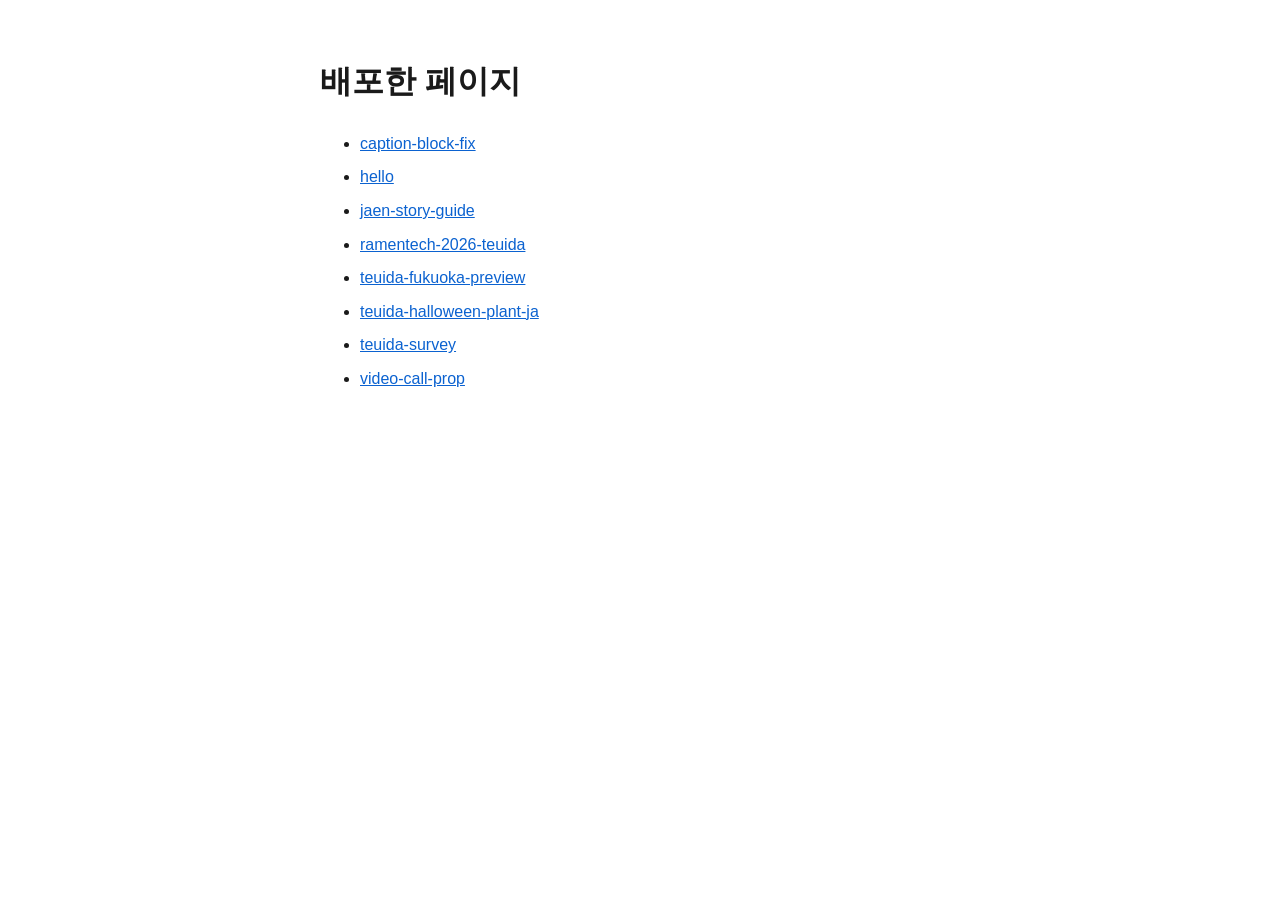
<file: index.html>
<!doctype html><meta charset="utf-8"><title>배포한 페이지</title>
<meta name="viewport" content="width=device-width,initial-scale=1">
<meta name="robots" content="noindex,nofollow,noarchive">
<style>body{font:16px/1.7 -apple-system,BlinkMacSystemFont,"Apple SD Gothic Neo",sans-serif;
max-width:640px;margin:6vh auto;padding:0 5vw;color:#1a1a1a}
a{color:#0b62d0}li{margin:.4em 0}
@media(prefers-color-scheme:dark){body{background:#141414;color:#e8e8e8}a{color:#6aa9ff}}</style>
<h1>배포한 페이지</h1><ul>
<li><a href="./caption-block-fix/">caption-block-fix</a></li>
<li><a href="./hello/">hello</a></li>
<li><a href="./jaen-story-guide/">jaen-story-guide</a></li>
<li><a href="./ramentech-2026-teuida/">ramentech-2026-teuida</a></li>
<li><a href="./teuida-fukuoka-preview/">teuida-fukuoka-preview</a></li>
<li><a href="./teuida-halloween-plant-ja/">teuida-halloween-plant-ja</a></li>
<li><a href="./teuida-survey/">teuida-survey</a></li>
<li><a href="./video-call-prop/">video-call-prop</a></li>
</ul>
</file>
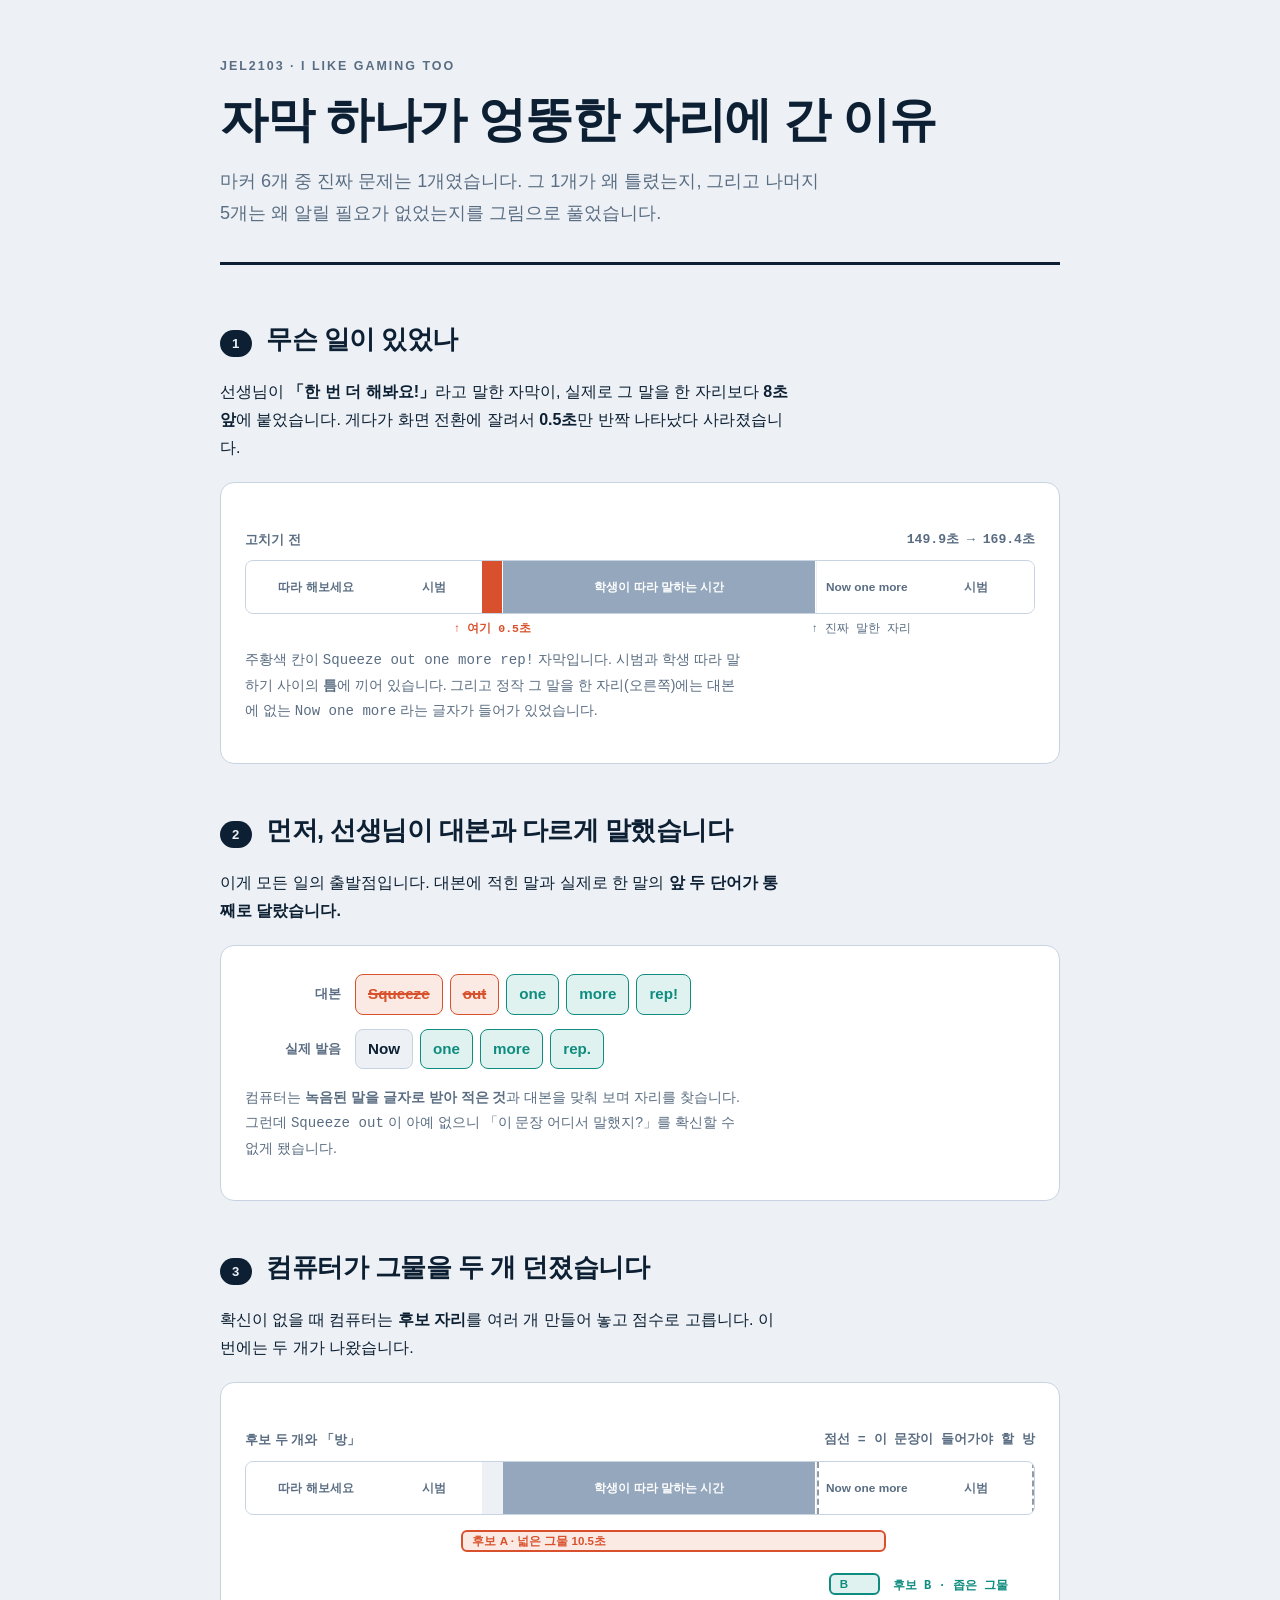
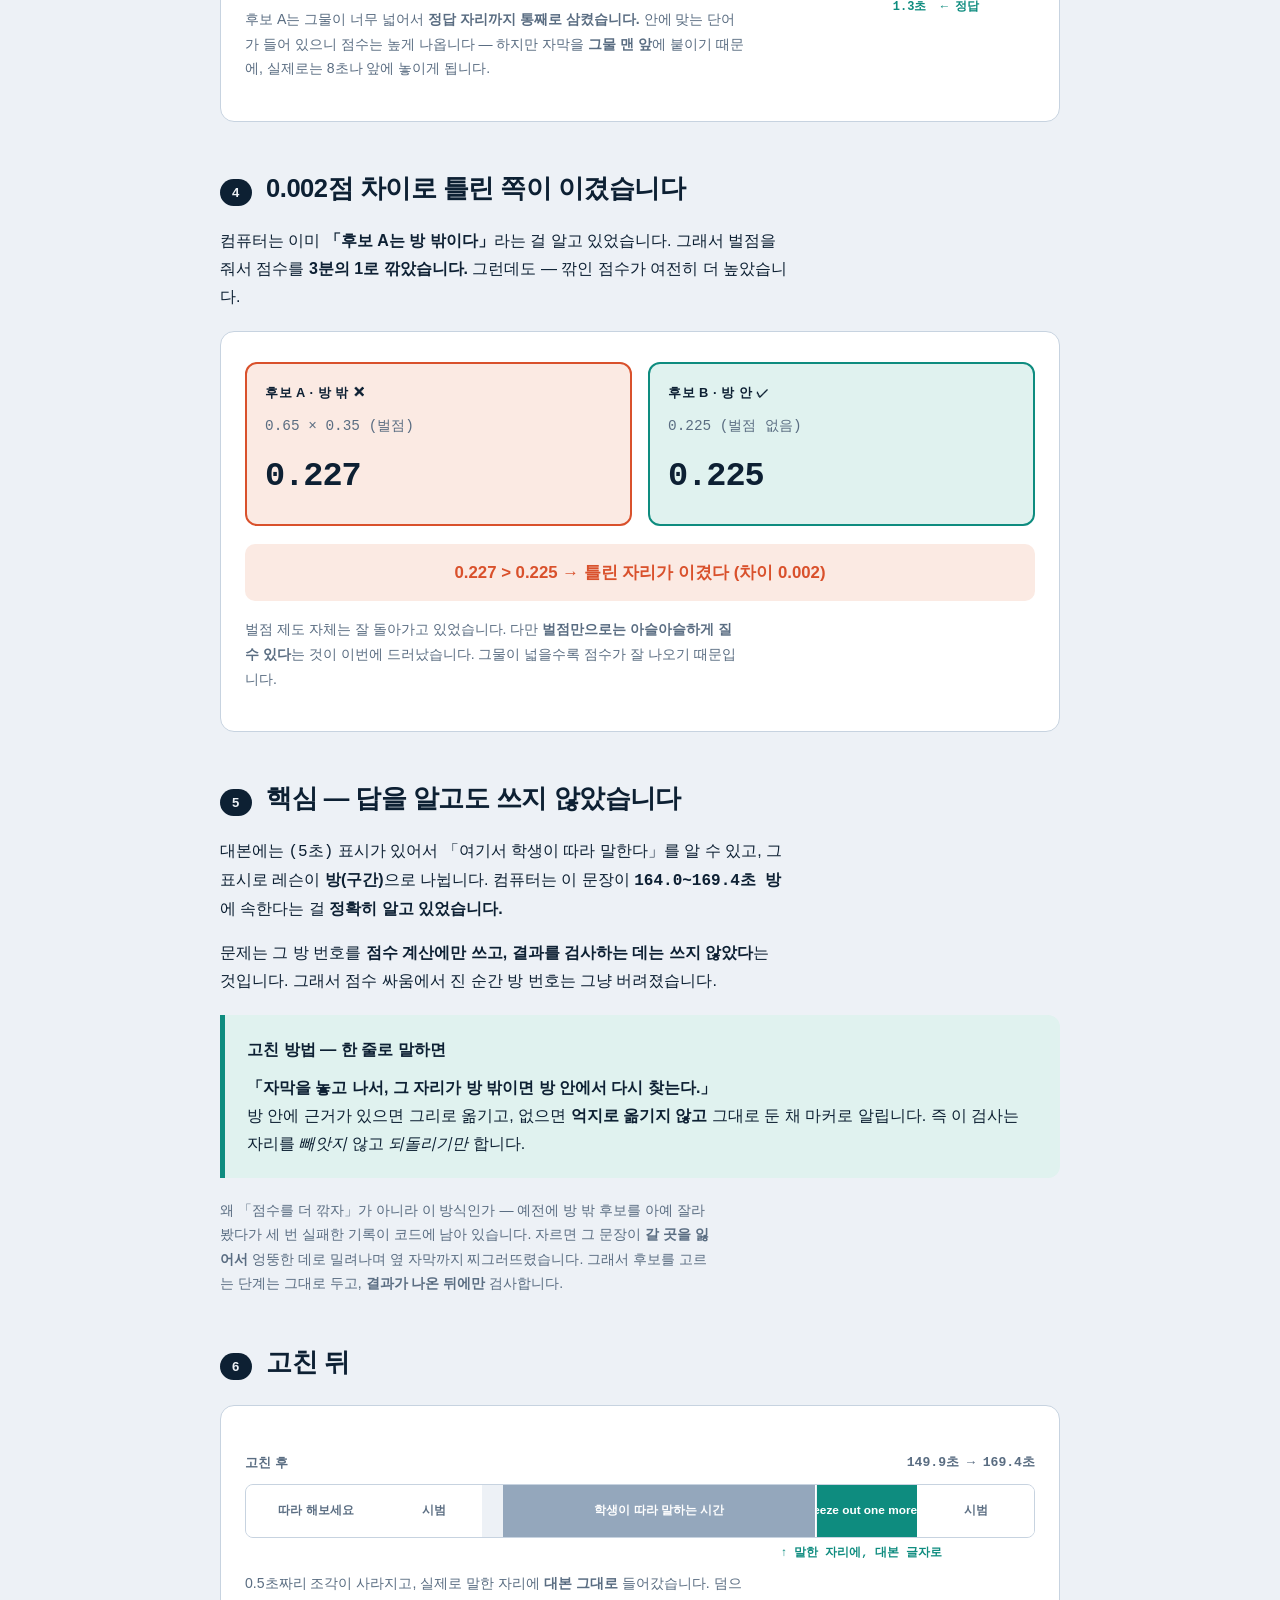
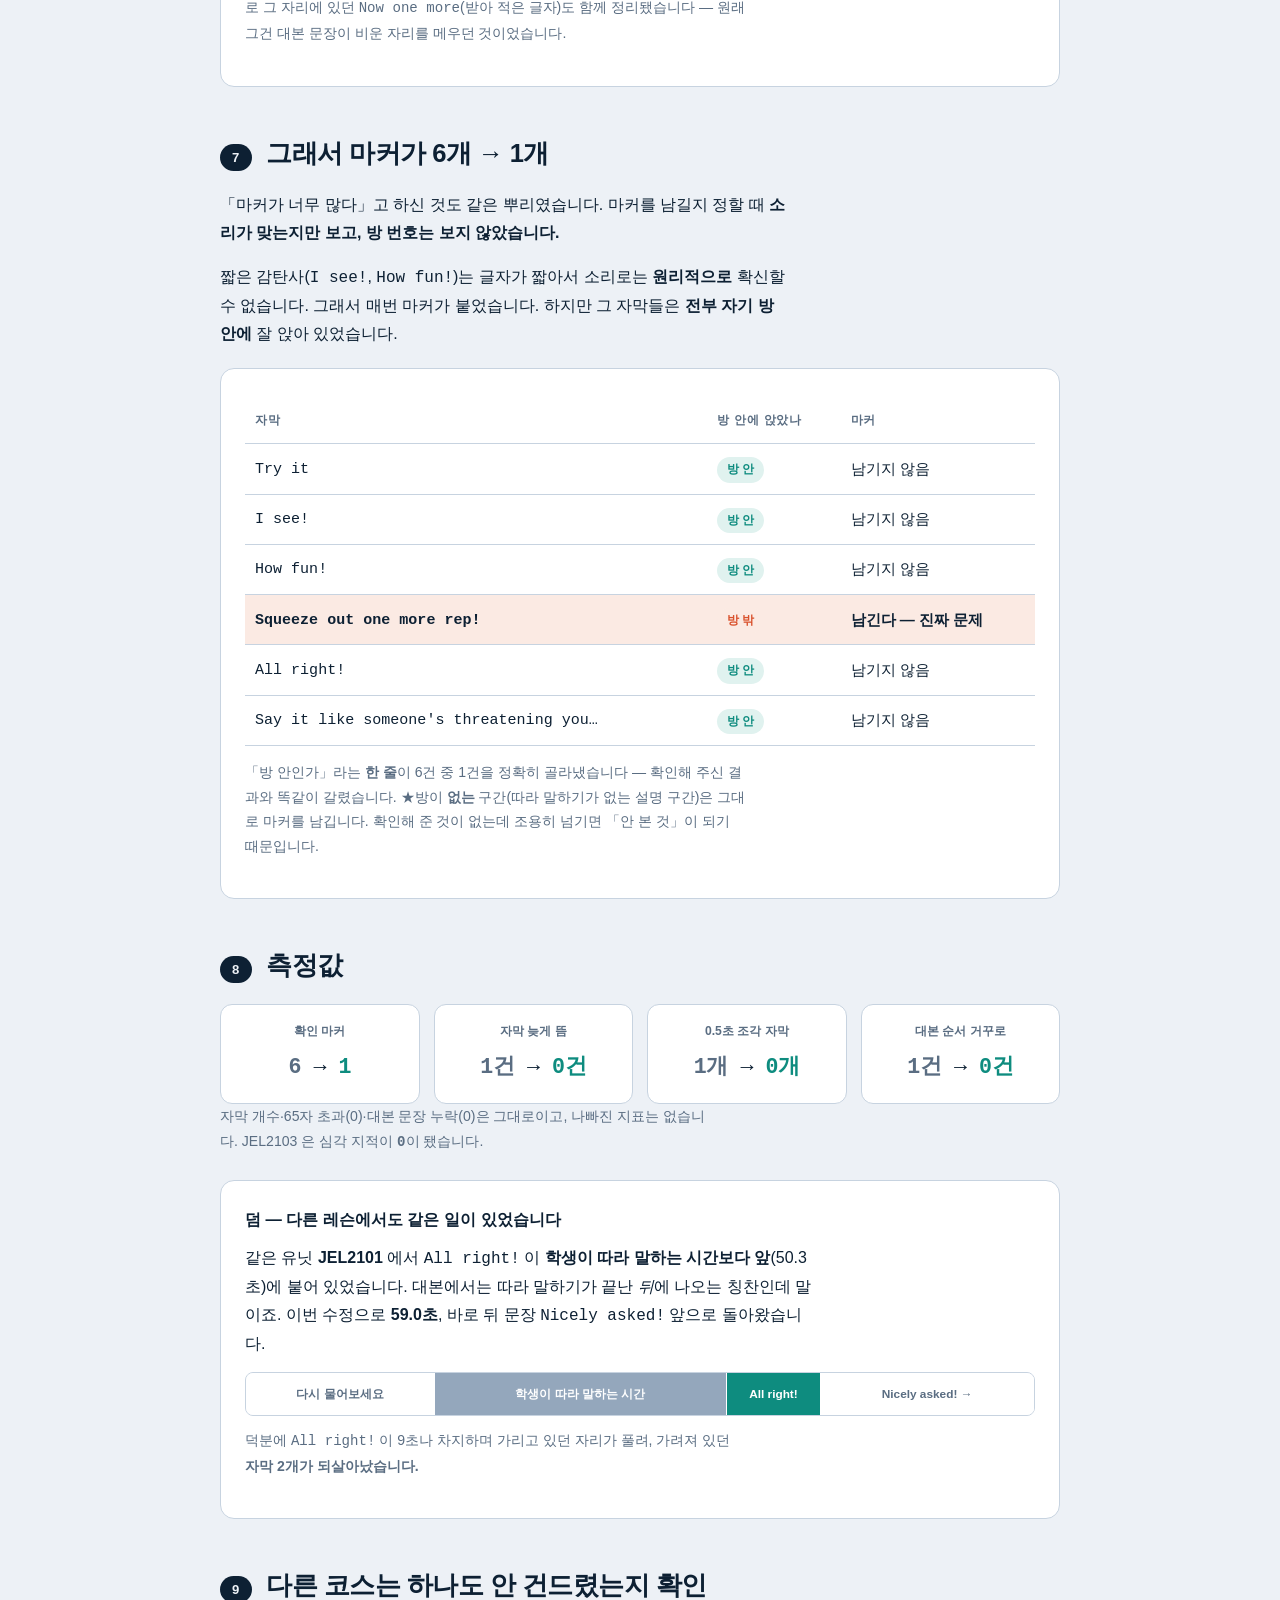
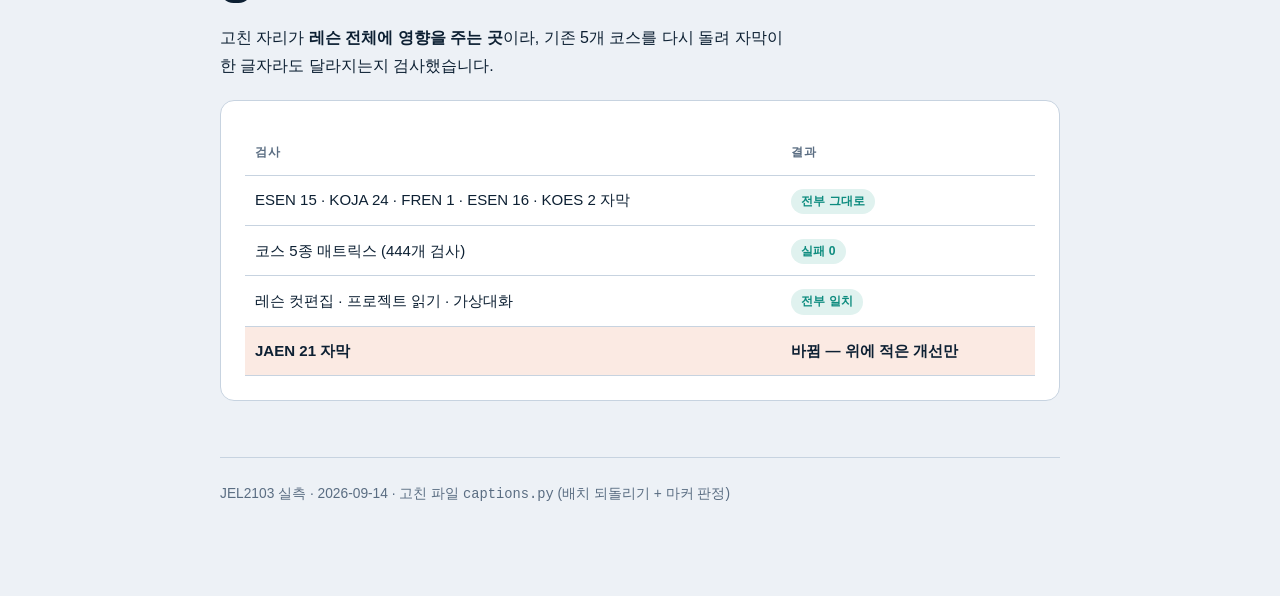
<file: caption-block-fix/index.html>
<!DOCTYPE html>
<html lang="ko">
<head>
<meta name="robots" content="noindex,nofollow,noarchive">
<meta charset="utf-8">
<meta name="viewport" content="width=device-width, initial-scale=1">
<title>자막 하나가 엉뚱한 자리에 간 이유</title>
<style>
  :root{
    --paper:#EDF1F6; --card:#FFFFFF; --ink:#0D2033; --dim:#5A6D82;
    --rule:#C7D3E0; --wrong:#D9512C; --right:#0E8C7F; --loop:#94A7BC;
    --wrongbg:#FBEAE3; --rightbg:#E0F2EF; --hi:#F5C518;
  }
  @media (prefers-color-scheme:dark){
    :root{
      --paper:#0E1723; --card:#17222F; --ink:#DDE7F3; --dim:#8CA0B8;
      --rule:#2C3B4D; --wrong:#F2714A; --right:#2CC0AC; --loop:#54687F;
      --wrongbg:#38201A; --rightbg:#12332F; --hi:#F5C518;
    }
  }
  :root[data-theme="light"]{
    --paper:#EDF1F6; --card:#FFFFFF; --ink:#0D2033; --dim:#5A6D82;
    --rule:#C7D3E0; --wrong:#D9512C; --right:#0E8C7F; --loop:#94A7BC;
    --wrongbg:#FBEAE3; --rightbg:#E0F2EF;
  }
  :root[data-theme="dark"]{
    --paper:#0E1723; --card:#17222F; --ink:#DDE7F3; --dim:#8CA0B8;
    --rule:#2C3B4D; --wrong:#F2714A; --right:#2CC0AC; --loop:#54687F;
    --wrongbg:#38201A; --rightbg:#12332F;
  }
  *{box-sizing:border-box}
  body{
    margin:0; background:var(--paper); color:var(--ink);
    font-family:-apple-system,BlinkMacSystemFont,"Apple SD Gothic Neo","Pretendard",
                "Segoe UI","Noto Sans KR",sans-serif;
    line-height:1.75; -webkit-font-smoothing:antialiased;
  }
  .wrap{max-width:880px; margin:0 auto; padding:56px 20px 100px}
  .mono{font-family:ui-monospace,SFMono-Regular,"SF Mono",Menlo,monospace;
        font-variant-numeric:tabular-nums}

  header{margin-bottom:52px; padding-bottom:32px; border-bottom:3px solid var(--ink)}
  .kicker{font-size:.78rem; letter-spacing:.16em; text-transform:uppercase;
          color:var(--dim); font-weight:700; margin-bottom:14px}
  h1{font-size:clamp(1.9rem,5.2vw,3rem); line-height:1.18; margin:0 0 18px;
     letter-spacing:-.025em; font-weight:800; text-wrap:balance}
  .lede{font-size:1.13rem; color:var(--dim); margin:0; max-width:60ch}

  .step{margin:0 0 44px}
  .step-head{display:flex; align-items:baseline; gap:14px; margin-bottom:16px}
  .num{flex:none; font-size:.82rem; font-weight:800; letter-spacing:.06em;
       color:var(--paper); background:var(--ink); border-radius:999px;
       padding:3px 12px; line-height:1.6}
  h2{font-size:clamp(1.25rem,3.2vw,1.6rem); margin:0; letter-spacing:-.02em;
     font-weight:800; text-wrap:balance}
  .step p{margin:0 0 16px; max-width:64ch}

  .card{background:var(--card); border:1px solid var(--rule); border-radius:14px;
        padding:24px; margin:20px 0}

  /* 대본 vs 실제 말 */
  .say{display:grid; gap:14px; margin:4px 0}
  .say-row{display:grid; grid-template-columns:96px 1fr; gap:14px; align-items:center}
  .say-tag{font-size:.8rem; font-weight:700; color:var(--dim); text-align:right}
  .words{display:flex; flex-wrap:wrap; gap:7px}
  .w{padding:6px 12px; border-radius:8px; border:1px solid var(--rule);
     font-size:.95rem; font-weight:600; background:var(--paper)}
  .w.gone{background:var(--wrongbg); border-color:var(--wrong); color:var(--wrong);
          text-decoration:line-through; text-decoration-thickness:2px}
  .w.same{background:var(--rightbg); border-color:var(--right); color:var(--right)}

  /* 타임라인 */
  .tl{margin:22px 0 6px}
  .tl-label{font-size:.82rem; font-weight:700; color:var(--dim); margin-bottom:9px;
            display:flex; justify-content:space-between; gap:10px; flex-wrap:wrap}
  .track{position:relative; height:54px; background:var(--paper);
         border:1px solid var(--rule); border-radius:8px; overflow:hidden}
  .seg{position:absolute; top:0; bottom:0; display:flex; align-items:center;
       justify-content:center; font-size:.74rem; font-weight:700; overflow:hidden;
       white-space:nowrap; border-right:1px solid var(--card)}
  .seg.talk{background:var(--card); color:var(--dim)}
  .seg.loop{background:var(--loop); color:var(--card)}
  .seg.bad{background:var(--wrong); color:#fff}
  .seg.good{background:var(--right); color:#fff}
  .ticks{position:relative; height:22px; margin-top:5px; font-size:.72rem; color:var(--dim)}
  .tick{position:absolute; transform:translateX(-50%); white-space:nowrap}

  /* 후보 그물 */
  .net{position:relative; height:34px; margin-top:9px}
  .netbar{position:absolute; top:6px; height:22px; border-radius:6px;
          display:flex; align-items:center; padding:0 9px; font-size:.72rem;
          font-weight:700; white-space:nowrap}
  .netbar.a{background:var(--wrongbg); border:2px solid var(--wrong); color:var(--wrong)}
  .netbar.b{background:var(--rightbg); border:2px solid var(--right); color:var(--right)}
  .room{position:absolute; top:0; bottom:0; border-left:2px dashed var(--ink);
        border-right:2px dashed var(--ink); opacity:.45}

  /* 점수 */
  .score{display:grid; grid-template-columns:1fr 1fr; gap:16px; margin-top:6px}
  @media (max-width:560px){.score{grid-template-columns:1fr}}
  .sc{border:2px solid var(--rule); border-radius:12px; padding:18px}
  .sc.win{border-color:var(--wrong); background:var(--wrongbg)}
  .sc.lose{border-color:var(--right); background:var(--rightbg)}
  .sc-t{font-size:.8rem; font-weight:800; letter-spacing:.04em; margin-bottom:10px}
  .sc-math{font-size:.9rem; color:var(--dim); margin-bottom:8px}
  .sc-n{font-size:2.1rem; font-weight:800; letter-spacing:-.03em}
  .verdict{text-align:center; font-weight:800; font-size:1.05rem; margin-top:18px;
           padding:14px; border-radius:10px; background:var(--wrongbg); color:var(--wrong)}

  table{width:100%; border-collapse:collapse; font-size:.94rem; margin-top:6px}
  th,td{text-align:left; padding:11px 10px; border-bottom:1px solid var(--rule)}
  th{font-size:.78rem; letter-spacing:.06em; text-transform:uppercase; color:var(--dim)}
  tr.hit td{background:var(--wrongbg); font-weight:700}
  .pill{display:inline-block; padding:2px 10px; border-radius:999px;
        font-size:.76rem; font-weight:800}
  .pill.in{background:var(--rightbg); color:var(--right)}
  .pill.out{background:var(--wrongbg); color:var(--wrong)}
  .scroller{overflow-x:auto}

  .fix{border-left:5px solid var(--right); background:var(--rightbg);
       padding:20px 22px; border-radius:0 12px 12px 0; margin:20px 0}
  .fix h3{margin:0 0 10px; font-size:1.02rem}
  .fix p{margin:0; max-width:none}

  .metrics{display:grid; grid-template-columns:repeat(auto-fit,minmax(150px,1fr));
           gap:14px; margin-top:6px}
  .m{background:var(--card); border:1px solid var(--rule); border-radius:12px;
     padding:16px; text-align:center}
  .m-l{font-size:.76rem; color:var(--dim); font-weight:700; margin-bottom:7px}
  .m-v{font-size:1.35rem; font-weight:800; letter-spacing:-.02em}
  .m-v .from{color:var(--dim); font-weight:600}
  .m-v .to{color:var(--right)}

  footer{margin-top:56px; padding-top:24px; border-top:1px solid var(--rule);
         font-size:.86rem; color:var(--dim)}
  .note{font-size:.88rem; color:var(--dim); margin-top:10px}
</style>
</head>
<body>
<div class="wrap">

<header>
  <div class="kicker">JEL2103 · I like gaming too</div>
  <h1>자막 하나가 엉뚱한 자리에 간 이유</h1>
  <p class="lede">마커 6개 중 진짜 문제는 1개였습니다. 그 1개가 왜 틀렸는지,
     그리고 나머지 5개는 왜 알릴 필요가 없었는지를 그림으로 풀었습니다.</p>
</header>

<section class="step">
  <div class="step-head"><span class="num">1</span><h2>무슨 일이 있었나</h2></div>
  <p>선생님이 <strong>「한 번 더 해봐요!」</strong>라고 말한 자막이, 실제로 그 말을 한 자리보다
     <strong>8초 앞</strong>에 붙었습니다. 게다가 화면 전환에 잘려서 <strong>0.5초</strong>만 반짝
     나타났다 사라졌습니다.</p>

  <div class="card">
    <div class="tl">
      <div class="tl-label"><span>고치기 전</span><span class="mono">149.9초 → 169.4초</span></div>
      <div class="track" aria-label="고치기 전 타임라인">
        <div class="seg talk" style="left:0%;width:17.9%">따라 해보세요</div>
        <div class="seg talk" style="left:17.9%;width:12.1%">시범</div>
        <div class="seg bad"  style="left:30.0%;width:2.6%"></div>
        <div class="seg loop" style="left:32.6%;width:39.8%">학생이 따라 말하는 시간</div>
        <div class="seg talk" style="left:72.4%;width:12.9%">Now one more</div>
        <div class="seg talk" style="left:85.3%;width:14.7%">시범</div>
      </div>
      <div class="ticks">
        <span class="tick mono" style="left:31.3%; color:var(--wrong); font-weight:800">
          ↑ 여기 0.5초</span>
        <span class="tick mono" style="left:78%">↑ 진짜 말한 자리</span>
      </div>
    </div>
    <p class="note">주황색 칸이 <span class="mono">Squeeze out one more rep!</span> 자막입니다.
       시범과 학생 따라 말하기 사이의 <strong>틈</strong>에 끼어 있습니다. 그리고 정작 그 말을 한
       자리(오른쪽)에는 대본에 없는 <span class="mono">Now one more</span> 라는 글자가
       들어가 있었습니다.</p>
  </div>
</section>

<section class="step">
  <div class="step-head"><span class="num">2</span><h2>먼저, 선생님이 대본과 다르게 말했습니다</h2></div>
  <p>이게 모든 일의 출발점입니다. 대본에 적힌 말과 실제로 한 말의 <strong>앞 두 단어가 통째로
     달랐습니다.</strong></p>

  <div class="card">
    <div class="say">
      <div class="say-row">
        <div class="say-tag">대본</div>
        <div class="words">
          <span class="w gone">Squeeze</span><span class="w gone">out</span>
          <span class="w same">one</span><span class="w same">more</span>
          <span class="w same">rep!</span>
        </div>
      </div>
      <div class="say-row">
        <div class="say-tag">실제 발음</div>
        <div class="words">
          <span class="w">Now</span>
          <span class="w same">one</span><span class="w same">more</span>
          <span class="w same">rep.</span>
        </div>
      </div>
    </div>
    <p class="note" style="margin-top:16px">컴퓨터는 <strong>녹음된 말을 글자로 받아 적은 것</strong>과
       대본을 맞춰 보며 자리를 찾습니다. 그런데 <span class="mono">Squeeze out</span> 이 아예 없으니
       「이 문장 어디서 말했지?」를 확신할 수 없게 됐습니다.</p>
  </div>
</section>

<section class="step">
  <div class="step-head"><span class="num">3</span><h2>컴퓨터가 그물을 두 개 던졌습니다</h2></div>
  <p>확신이 없을 때 컴퓨터는 <strong>후보 자리</strong>를 여러 개 만들어 놓고 점수로 고릅니다.
     이번에는 두 개가 나왔습니다.</p>

  <div class="card">
    <div class="tl">
      <div class="tl-label"><span>후보 두 개와 「방」</span><span class="mono">점선 = 이 문장이 들어가야 할 방</span></div>
      <div class="track" aria-label="후보 비교 타임라인">
        <div class="seg talk" style="left:0%;width:17.9%">따라 해보세요</div>
        <div class="seg talk" style="left:17.9%;width:12.1%">시범</div>
        <div class="seg loop" style="left:32.6%;width:39.8%">학생이 따라 말하는 시간</div>
        <div class="seg talk" style="left:72.4%;width:12.9%">Now one more</div>
        <div class="seg talk" style="left:85.3%;width:14.7%">시범</div>
        <div class="room" style="left:72.4%;right:0%"></div>
      </div>
      <div class="net">
        <div class="netbar a" style="left:27.4%;width:53.7%">후보 A · 넓은 그물 10.5초</div>
      </div>
      <div class="net">
        <div class="netbar b" style="left:73.9%;width:6.5%">B</div>
        <span class="mono" style="position:absolute;left:82%;top:9px;font-size:.75rem;
              color:var(--right);font-weight:700">후보 B · 좁은 그물 1.3초 &nbsp;← 정답</span>
      </div>
    </div>
    <p class="note">후보 A는 그물이 너무 넓어서 <strong>정답 자리까지 통째로 삼켰습니다.</strong>
       안에 맞는 단어가 들어 있으니 점수는 높게 나옵니다 — 하지만 자막을 <strong>그물 맨 앞</strong>에
       붙이기 때문에, 실제로는 8초나 앞에 놓이게 됩니다.</p>
  </div>
</section>

<section class="step">
  <div class="step-head"><span class="num">4</span><h2>0.002점 차이로 틀린 쪽이 이겼습니다</h2></div>
  <p>컴퓨터는 이미 <strong>「후보 A는 방 밖이다」</strong>라는 걸 알고 있었습니다. 그래서 벌점을 줘서
     점수를 <strong>3분의 1로 깎았습니다.</strong> 그런데도 — 깎인 점수가 여전히 더 높았습니다.</p>

  <div class="card">
    <div class="score">
      <div class="sc win">
        <div class="sc-t">후보 A · 방 밖 ✕</div>
        <div class="sc-math mono">0.65 × 0.35 (벌점)</div>
        <div class="sc-n mono">0.227</div>
      </div>
      <div class="sc lose">
        <div class="sc-t">후보 B · 방 안 ✓</div>
        <div class="sc-math mono">0.225 (벌점 없음)</div>
        <div class="sc-n mono">0.225</div>
      </div>
    </div>
    <div class="verdict">0.227 &gt; 0.225 → 틀린 자리가 이겼다 (차이 0.002)</div>
    <p class="note" style="margin-top:16px">벌점 제도 자체는 잘 돌아가고 있었습니다. 다만
       <strong>벌점만으로는 아슬아슬하게 질 수 있다</strong>는 것이 이번에 드러났습니다.
       그물이 넓을수록 점수가 잘 나오기 때문입니다.</p>
  </div>
</section>

<section class="step">
  <div class="step-head"><span class="num">5</span><h2>핵심 — 답을 알고도 쓰지 않았습니다</h2></div>
  <p>대본에는 <span class="mono">(5초)</span> 표시가 있어서 「여기서 학생이 따라 말한다」를 알 수 있고,
     그 표시로 레슨이 <strong>방(구간)</strong>으로 나뉩니다. 컴퓨터는 이 문장이
     <strong class="mono">164.0~169.4초 방</strong>에 속한다는 걸 <strong>정확히 알고 있었습니다.</strong></p>
  <p>문제는 그 방 번호를 <strong>점수 계산에만 쓰고, 결과를 검사하는 데는 쓰지 않았다</strong>는 것입니다.
     그래서 점수 싸움에서 진 순간 방 번호는 그냥 버려졌습니다.</p>

  <div class="fix">
    <h3>고친 방법 — 한 줄로 말하면</h3>
    <p><strong>「자막을 놓고 나서, 그 자리가 방 밖이면 방 안에서 다시 찾는다.」</strong><br>
       방 안에 근거가 있으면 그리로 옮기고, 없으면 <strong>억지로 옮기지 않고</strong> 그대로 둔 채
       마커로 알립니다. 즉 이 검사는 자리를 <em>빼앗지</em> 않고 <em>되돌리기만</em> 합니다.</p>
  </div>
  <p class="note">왜 「점수를 더 깎자」가 아니라 이 방식인가 — 예전에 방 밖 후보를 아예 잘라 봤다가
     세 번 실패한 기록이 코드에 남아 있습니다. 자르면 그 문장이 <strong>갈 곳을 잃어서</strong>
     엉뚱한 데로 밀려나며 옆 자막까지 찌그러뜨렸습니다. 그래서 후보를 고르는 단계는 그대로 두고,
     <strong>결과가 나온 뒤에만</strong> 검사합니다.</p>
</section>

<section class="step">
  <div class="step-head"><span class="num">6</span><h2>고친 뒤</h2></div>
  <div class="card">
    <div class="tl">
      <div class="tl-label"><span>고친 후</span><span class="mono">149.9초 → 169.4초</span></div>
      <div class="track" aria-label="고친 후 타임라인">
        <div class="seg talk" style="left:0%;width:17.9%">따라 해보세요</div>
        <div class="seg talk" style="left:17.9%;width:12.1%">시범</div>
        <div class="seg loop" style="left:32.6%;width:39.8%">학생이 따라 말하는 시간</div>
        <div class="seg good" style="left:72.4%;width:12.9%">Squeeze out one more rep!</div>
        <div class="seg talk" style="left:85.3%;width:14.7%">시범</div>
      </div>
      <div class="ticks">
        <span class="tick mono" style="left:78%; color:var(--right); font-weight:800">
          ↑ 말한 자리에, 대본 글자로</span>
      </div>
    </div>
    <p class="note">0.5초짜리 조각이 사라지고, 실제로 말한 자리에 <strong>대본 그대로</strong>
       들어갔습니다. 덤으로 그 자리에 있던 <span class="mono">Now one more</span>(받아 적은 글자)도
       함께 정리됐습니다 — 원래 그건 대본 문장이 비운 자리를 메우던 것이었습니다.</p>
  </div>
</section>

<section class="step">
  <div class="step-head"><span class="num">7</span><h2>그래서 마커가 6개 → 1개</h2></div>
  <p>「마커가 너무 많다」고 하신 것도 같은 뿌리였습니다. 마커를 남길지 정할 때
     <strong>소리가 맞는지만 보고, 방 번호는 보지 않았습니다.</strong></p>
  <p>짧은 감탄사(<span class="mono">I see!</span>, <span class="mono">How fun!</span>)는 글자가 짧아서
     소리로는 <strong>원리적으로</strong> 확신할 수 없습니다. 그래서 매번 마커가 붙었습니다. 하지만
     그 자막들은 <strong>전부 자기 방 안에</strong> 잘 앉아 있었습니다.</p>

  <div class="card scroller">
    <table>
      <thead><tr><th>자막</th><th>방 안에 앉았나</th><th>마커</th></tr></thead>
      <tbody>
        <tr><td class="mono">Try it</td><td><span class="pill in">방 안</span></td><td>남기지 않음</td></tr>
        <tr><td class="mono">I see!</td><td><span class="pill in">방 안</span></td><td>남기지 않음</td></tr>
        <tr><td class="mono">How fun!</td><td><span class="pill in">방 안</span></td><td>남기지 않음</td></tr>
        <tr class="hit"><td class="mono">Squeeze out one more rep!</td>
            <td><span class="pill out">방 밖</span></td><td>남긴다 — 진짜 문제</td></tr>
        <tr><td class="mono">All right!</td><td><span class="pill in">방 안</span></td><td>남기지 않음</td></tr>
        <tr><td class="mono">Say it like someone's threatening you…</td>
            <td><span class="pill in">방 안</span></td><td>남기지 않음</td></tr>
      </tbody>
    </table>
    <p class="note" style="margin-top:14px">「방 안인가」라는 <strong>한 줄</strong>이 6건 중 1건을
       정확히 골라냈습니다 — 확인해 주신 결과와 똑같이 갈렸습니다.
       ★방이 <strong>없는</strong> 구간(따라 말하기가 없는 설명 구간)은 그대로 마커를 남깁니다.
       확인해 준 것이 없는데 조용히 넘기면 「안 본 것」이 되기 때문입니다.</p>
  </div>
</section>

<section class="step">
  <div class="step-head"><span class="num">8</span><h2>측정값</h2></div>
  <div class="metrics">
    <div class="m"><div class="m-l">확인 마커</div>
      <div class="m-v mono"><span class="from">6</span> → <span class="to">1</span></div></div>
    <div class="m"><div class="m-l">자막 늦게 뜸</div>
      <div class="m-v mono"><span class="from">1건</span> → <span class="to">0건</span></div></div>
    <div class="m"><div class="m-l">0.5초 조각 자막</div>
      <div class="m-v mono"><span class="from">1개</span> → <span class="to">0개</span></div></div>
    <div class="m"><div class="m-l">대본 순서 거꾸로</div>
      <div class="m-v mono"><span class="from">1건</span> → <span class="to">0건</span></div></div>
  </div>
  <p class="note">자막 개수·65자 초과(0)·대본 문장 누락(0)은 그대로이고, 나빠진 지표는 없습니다.
     JEL2103 은 심각 지적이 <strong class="mono">0</strong>이 됐습니다.</p>

  <div class="card" style="margin-top:26px">
    <h3 style="margin:0 0 10px; font-size:1.02rem">덤 — 다른 레슨에서도 같은 일이 있었습니다</h3>
    <p style="margin:0 0 14px">같은 유닛 <strong>JEL2101</strong> 에서 <span class="mono">All right!</span>
       이 <strong>학생이 따라 말하는 시간보다 앞</strong>(50.3초)에 붙어 있었습니다. 대본에서는
       따라 말하기가 끝난 <em>뒤</em>에 나오는 칭찬인데 말이죠. 이번 수정으로 <strong>59.0초</strong>,
       바로 뒤 문장 <span class="mono">Nicely asked!</span> 앞으로 돌아왔습니다.</p>
    <div class="tl" style="margin:0">
      <div class="track" style="height:44px" aria-label="JEL2101 고친 후">
        <div class="seg talk" style="left:0%;width:24%">다시 물어보세요</div>
        <div class="seg loop" style="left:24%;width:37%">학생이 따라 말하는 시간</div>
        <div class="seg good" style="left:61%;width:12%">All right!</div>
        <div class="seg talk" style="left:73%;width:27%">Nicely asked! →</div>
      </div>
    </div>
    <p class="note" style="margin-top:12px">덕분에 <span class="mono">All right!</span> 이 9초나 차지하며
       가리고 있던 자리가 풀려, 가려져 있던 <strong>자막 2개가 되살아났습니다.</strong></p>
  </div>
</section>

<section class="step">
  <div class="step-head"><span class="num">9</span><h2>다른 코스는 하나도 안 건드렸는지 확인</h2></div>
  <p>고친 자리가 <strong>레슨 전체에 영향을 주는 곳</strong>이라, 기존 5개 코스를 다시 돌려
     자막이 한 글자라도 달라지는지 검사했습니다.</p>
  <div class="card scroller">
    <table>
      <thead><tr><th>검사</th><th>결과</th></tr></thead>
      <tbody>
        <tr><td>ESEN 15 · KOJA 24 · FREN 1 · ESEN 16 · KOES 2 자막</td>
            <td><span class="pill in">전부 그대로</span></td></tr>
        <tr><td>코스 5종 매트릭스 (444개 검사)</td><td><span class="pill in">실패 0</span></td></tr>
        <tr><td>레슨 컷편집 · 프로젝트 읽기 · 가상대화</td><td><span class="pill in">전부 일치</span></td></tr>
        <tr class="hit"><td>JAEN 21 자막</td><td>바뀜 — <strong>위에 적은 개선만</strong></td></tr>
      </tbody>
    </table>
  </div>
</section>

<footer>
  JEL2103 실측 · 2026-09-14 · 고친 파일 <span class="mono">captions.py</span>
  (배치 되돌리기 + 마커 판정)
</footer>

</div>
</body>
</html>
</file>
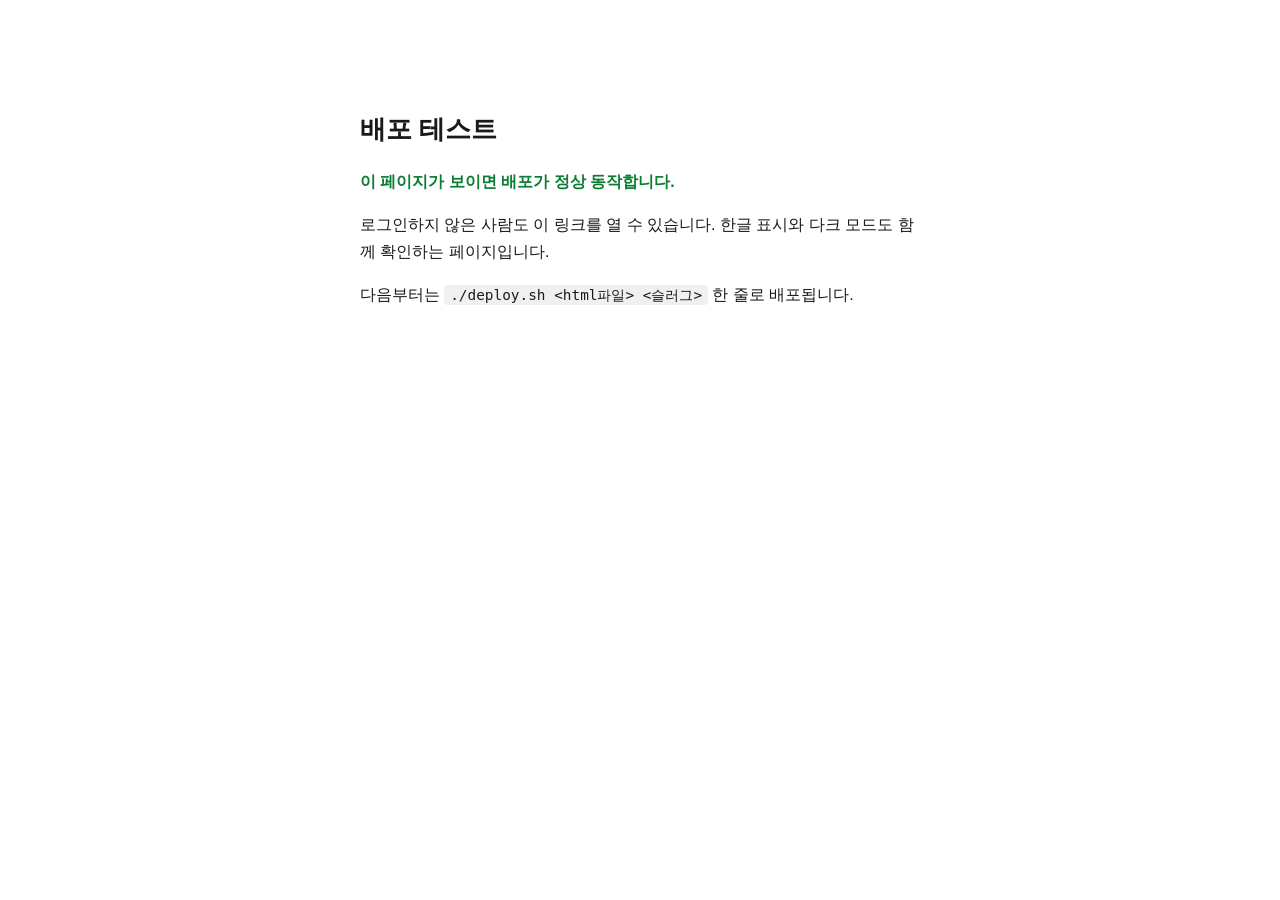
<file: hello/index.html>
<!doctype html>
<html lang="ko">
<head>
<meta charset="utf-8">
<meta name="viewport" content="width=device-width,initial-scale=1">
<title>배포 테스트</title>
<style>
  body{font:16px/1.7 -apple-system,BlinkMacSystemFont,"Apple SD Gothic Neo",sans-serif;
       max-width:560px;margin:12vh auto;padding:0 6vw;color:#1a1a1a}
  h1{font-size:1.6rem;margin:0 0 .6em}
  code{background:#f0f0f0;padding:.15em .4em;border-radius:4px;font-size:.9em}
  .ok{color:#0a7d32;font-weight:600}
  @media(prefers-color-scheme:dark){
    body{background:#141414;color:#e8e8e8}
    code{background:#2a2a2a}
    .ok{color:#4ade80}
  }
</style>
</head>
<body>
  <h1>배포 테스트</h1>
  <p class="ok">이 페이지가 보이면 배포가 정상 동작합니다.</p>
  <p>로그인하지 않은 사람도 이 링크를 열 수 있습니다. 한글 표시와 다크 모드도 함께 확인하는 페이지입니다.</p>
  <p>다음부터는 <code>./deploy.sh &lt;html파일&gt; &lt;슬러그&gt;</code> 한 줄로 배포됩니다.</p>
</body>
</html>
</file>
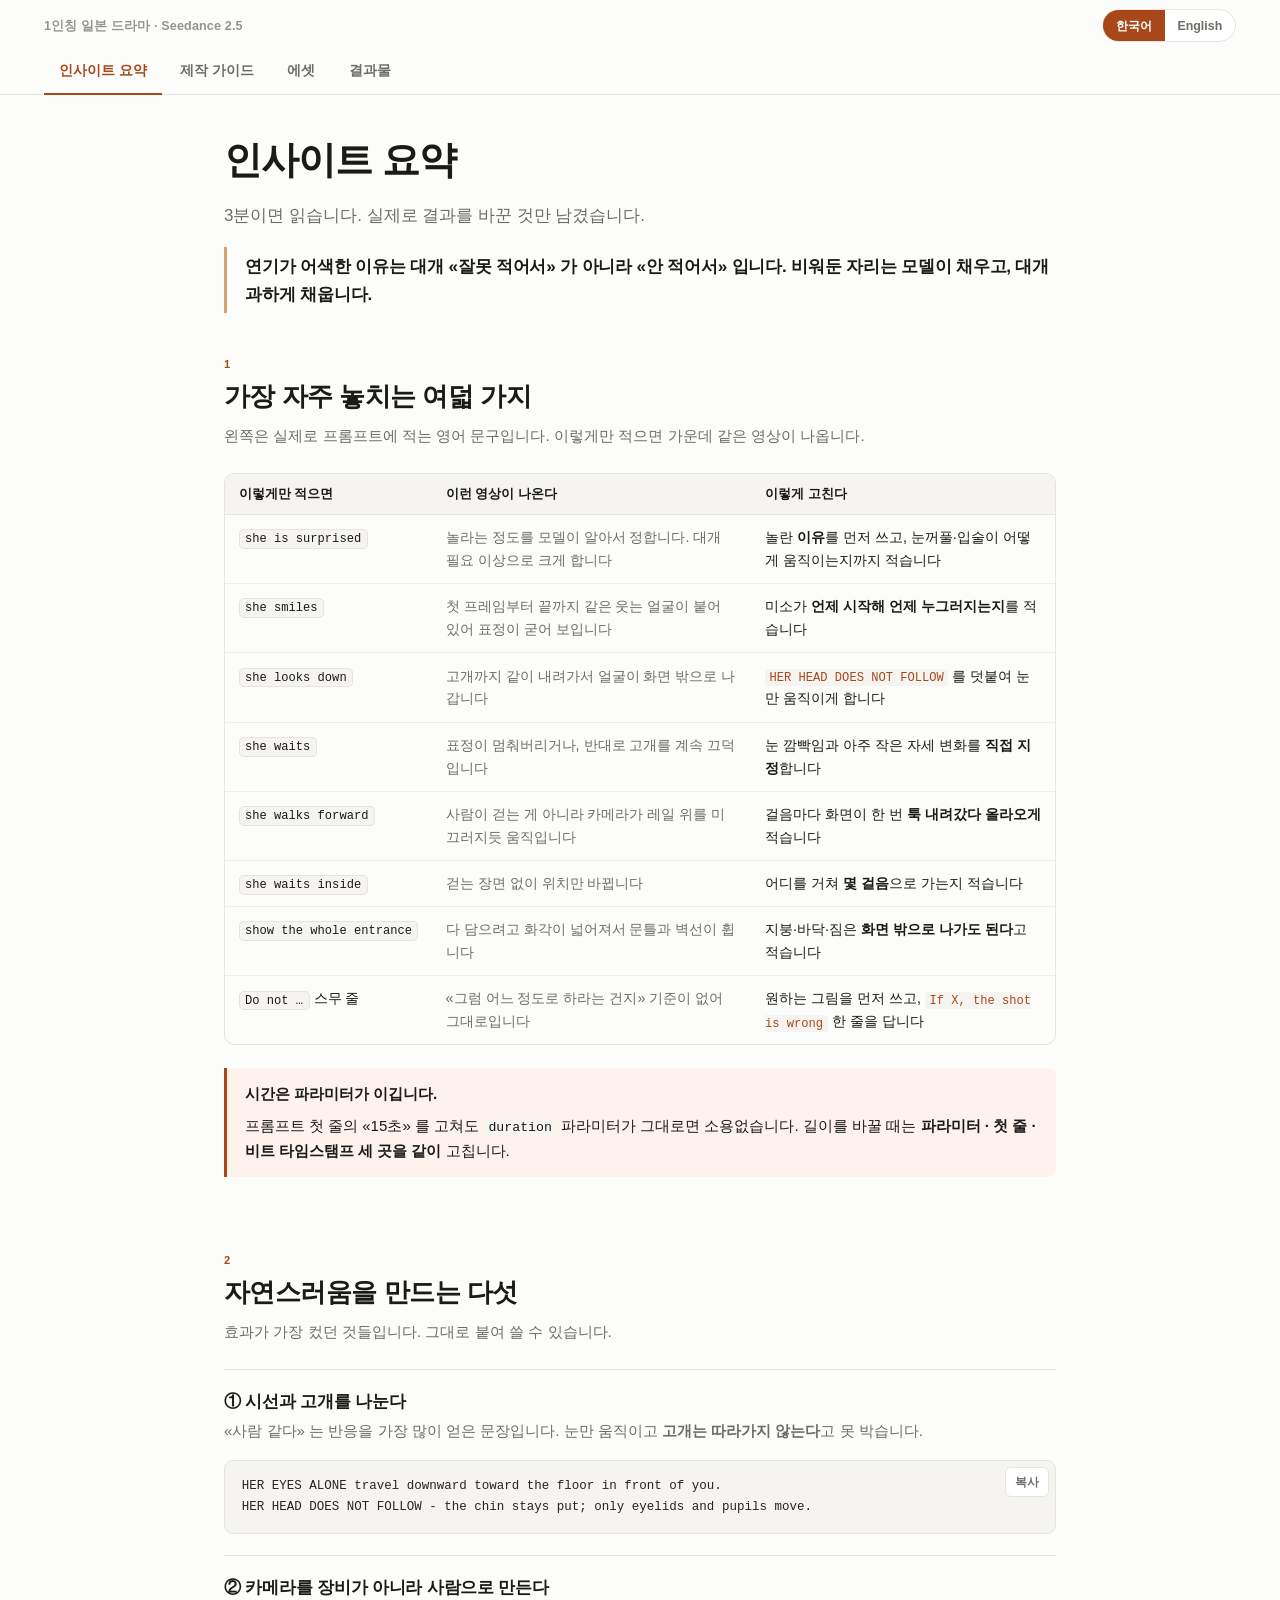
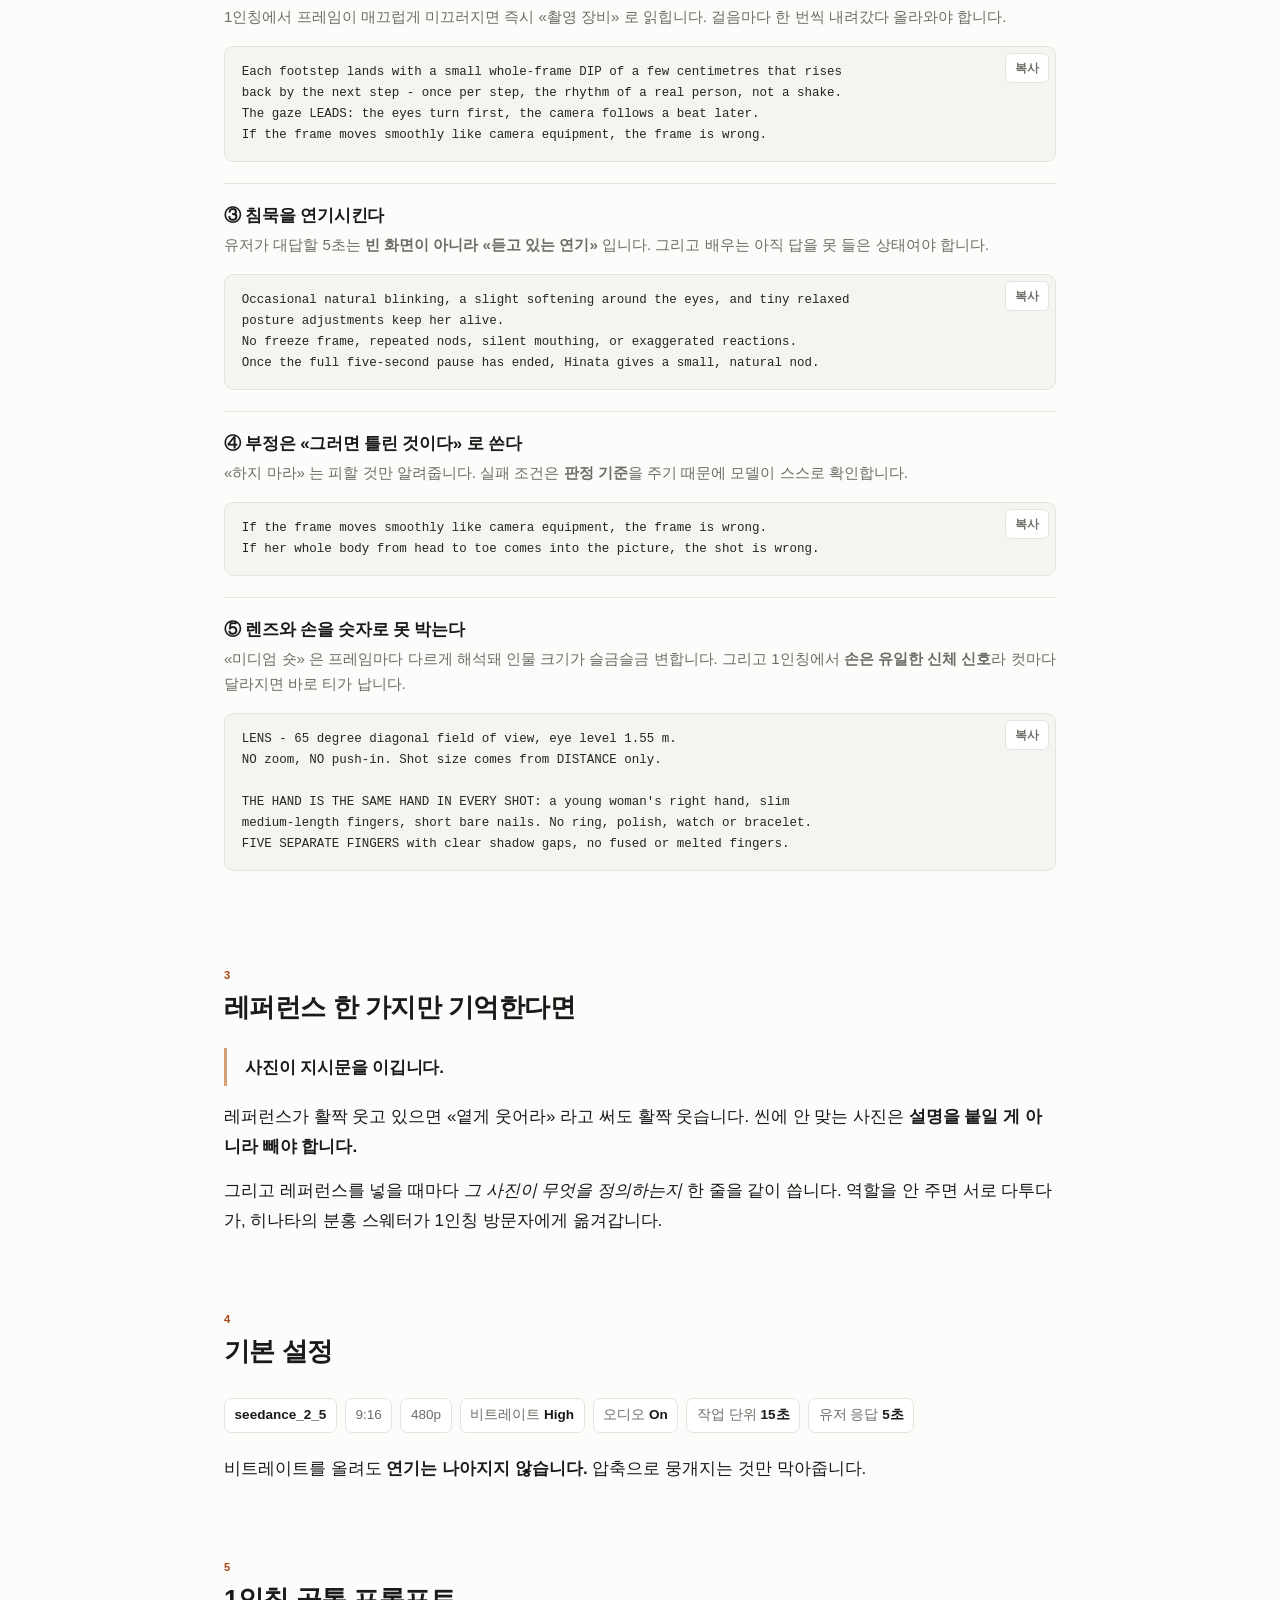
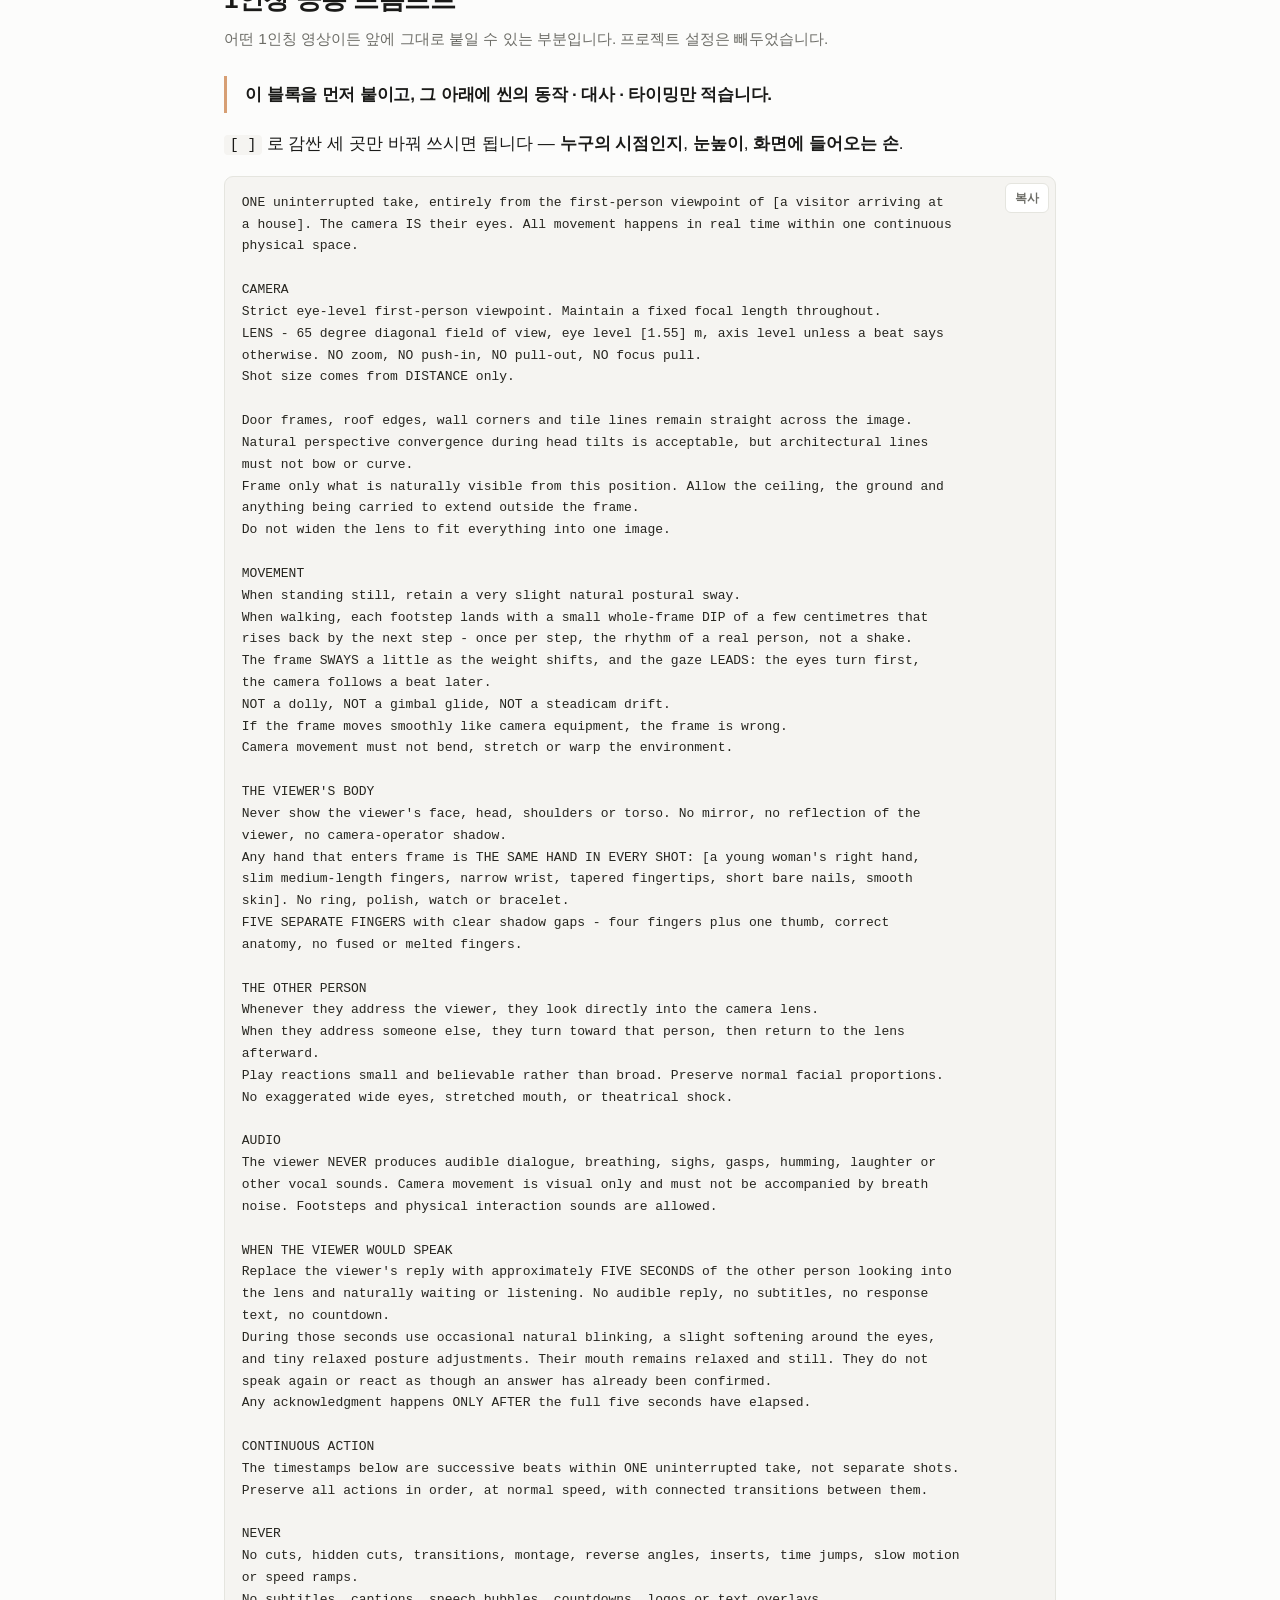
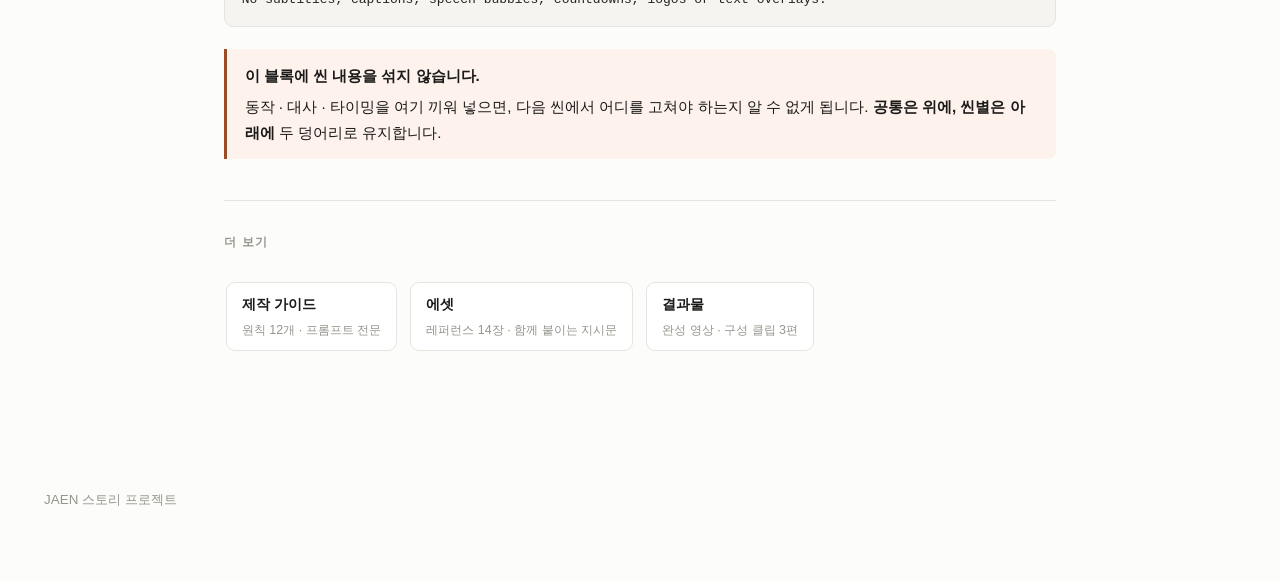
<file: jaen-story-guide/index.html>
<!doctype html>
<html lang="ko" data-lang="ko">
<head>
<meta charset="utf-8">
<meta name="viewport" content="width=device-width,initial-scale=1">
<meta name="robots" content="noindex,nofollow,noarchive">
<title>인사이트 요약 · 1인칭 일본 드라마</title>
<link rel="stylesheet" href="style.css?v=f514e754">
</head>
<body>

<div class="topbar">
  <div class="bar-row top">
    <span class="brand">
      <span class="ko">1인칭 일본 드라마 · Seedance 2.5</span>
      <span class="en">First-Person Japanese Drama · Seedance 2.5</span>
    </span>
    <div class="seg" role="group" aria-label="Language">
      <button id="btn-ko" aria-pressed="true">한국어</button>
      <button id="btn-en" aria-pressed="false">English</button>
    </div>
  </div>
  <nav class="tabs">
    <a href="./" aria-current="page"><span class="ko">인사이트 요약</span><span class="en">Key insights</span></a>
    <a href="guide.html"><span class="ko">제작 가이드</span><span class="en">Full guide</span></a>
    <a href="assets.html"><span class="ko">에셋</span><span class="en">Assets</span></a>
    <a href="results.html"><span class="ko">결과물</span><span class="en">Results</span></a>
  </nav>
</div>

<div class="shell solo">
<article>

<!-- ═══════════════════════ 한국어 ═══════════════════════ -->
<div class="ko">

<h1>인사이트 요약</h1>
<p class="lede">3분이면 읽습니다. 실제로 결과를 바꾼 것만 남겼습니다.</p>

<p class="key">연기가 어색한 이유는 대개 «잘못 적어서» 가 아니라
<strong>«안 적어서»</strong> 입니다. 비워둔 자리는 모델이 채우고, 대개 과하게 채웁니다.</p>


<div class="part">
  <span class="part-n">1</span>
  <h2>가장 자주 놓치는 여덟 가지</h2>
  <p>왼쪽은 실제로 프롬프트에 적는 영어 문구입니다.
  이렇게만 적으면 가운데 같은 영상이 나옵니다.</p>
</div>

<div class="tw miss"><table>
<thead><tr><th>이렇게만 적으면</th><th>이런 영상이 나온다</th><th>이렇게 고친다</th></tr></thead>
<tbody>
<tr><td><code>she is surprised</code></td>
<td>놀라는 정도를 모델이 알아서 정합니다. 대개 필요 이상으로 크게 합니다</td>
<td>놀란 <strong>이유</strong>를 먼저 쓰고, 눈꺼풀·입술이 어떻게 움직이는지까지 적습니다</td></tr>

<tr><td><code>she smiles</code></td>
<td>첫 프레임부터 끝까지 같은 웃는 얼굴이 붙어 있어 표정이 굳어 보입니다</td>
<td>미소가 <strong>언제 시작해 언제 누그러지는지</strong>를 적습니다</td></tr>

<tr><td><code>she looks down</code></td>
<td>고개까지 같이 내려가서 얼굴이 화면 밖으로 나갑니다</td>
<td><code>HER HEAD DOES NOT FOLLOW</code> 를 덧붙여 눈만 움직이게 합니다</td></tr>

<tr><td><code>she waits</code></td>
<td>표정이 멈춰버리거나, 반대로 고개를 계속 끄덕입니다</td>
<td>눈 깜빡임과 아주 작은 자세 변화를 <strong>직접 지정</strong>합니다</td></tr>

<tr><td><code>she walks forward</code></td>
<td>사람이 걷는 게 아니라 카메라가 레일 위를 미끄러지듯 움직입니다</td>
<td>걸음마다 화면이 한 번 <strong>툭 내려갔다 올라오게</strong> 적습니다</td></tr>

<tr><td><code>she waits inside</code></td>
<td>걷는 장면 없이 위치만 바뀝니다</td>
<td>어디를 거쳐 <strong>몇 걸음</strong>으로 가는지 적습니다</td></tr>

<tr><td><code>show the whole entrance</code></td>
<td>다 담으려고 화각이 넓어져서 문틀과 벽선이 휩니다</td>
<td>지붕·바닥·짐은 <strong>화면 밖으로 나가도 된다</strong>고 적습니다</td></tr>

<tr><td><code>Do not …</code> 스무 줄</td>
<td>«그럼 어느 정도로 하라는 건지» 기준이 없어 그대로입니다</td>
<td>원하는 그림을 먼저 쓰고, <code>If X, the shot is wrong</code> 한 줄을 답니다</td></tr>
</tbody></table></div>

<div class="caution">
  <span class="lbl">시간은 파라미터가 이깁니다.</span>
  <p>프롬프트 첫 줄의 «15초» 를 고쳐도 <code>duration</code> 파라미터가 그대로면 소용없습니다.
  길이를 바꿀 때는 <strong>파라미터 · 첫 줄 · 비트 타임스탬프 세 곳을 같이</strong> 고칩니다.</p>
</div>


<div class="part">
  <span class="part-n">2</span>
  <h2>자연스러움을 만드는 다섯</h2>
  <p>효과가 가장 컸던 것들입니다. 그대로 붙여 쓸 수 있습니다.</p>
</div>

<div class="pick">
<h3>① 시선과 고개를 나눈다</h3>
<p>«사람 같다» 는 반응을 가장 많이 얻은 문장입니다.
눈만 움직이고 <strong>고개는 따라가지 않는다</strong>고 못 박습니다.</p>
<pre><code>HER EYES ALONE travel downward toward the floor in front of you.
HER HEAD DOES NOT FOLLOW - the chin stays put; only eyelids and pupils move.</code></pre>
</div>

<div class="pick">
<h3>② 카메라를 장비가 아니라 사람으로 만든다</h3>
<p>1인칭에서 프레임이 매끄럽게 미끄러지면 즉시 «촬영 장비» 로 읽힙니다.
걸음마다 한 번씩 내려갔다 올라와야 합니다.</p>
<pre><code>Each footstep lands with a small whole-frame DIP of a few centimetres that rises
back by the next step - once per step, the rhythm of a real person, not a shake.
The gaze LEADS: the eyes turn first, the camera follows a beat later.
If the frame moves smoothly like camera equipment, the frame is wrong.</code></pre>
</div>

<div class="pick">
<h3>③ 침묵을 연기시킨다</h3>
<p>유저가 대답할 5초는 <strong>빈 화면이 아니라 «듣고 있는 연기»</strong> 입니다.
그리고 배우는 아직 답을 못 들은 상태여야 합니다.</p>
<pre><code>Occasional natural blinking, a slight softening around the eyes, and tiny relaxed
posture adjustments keep her alive.
No freeze frame, repeated nods, silent mouthing, or exaggerated reactions.
Once the full five-second pause has ended, Hinata gives a small, natural nod.</code></pre>
</div>

<div class="pick">
<h3>④ 부정은 «그러면 틀린 것이다» 로 쓴다</h3>
<p>«하지 마라» 는 피할 것만 알려줍니다.
실패 조건은 <strong>판정 기준</strong>을 주기 때문에 모델이 스스로 확인합니다.</p>
<pre><code>If the frame moves smoothly like camera equipment, the frame is wrong.
If her whole body from head to toe comes into the picture, the shot is wrong.</code></pre>
</div>

<div class="pick">
<h3>⑤ 렌즈와 손을 숫자로 못 박는다</h3>
<p>«미디엄 숏» 은 프레임마다 다르게 해석돼 인물 크기가 슬금슬금 변합니다.
그리고 1인칭에서 <strong>손은 유일한 신체 신호</strong>라 컷마다 달라지면 바로 티가 납니다.</p>
<pre><code>LENS - 65 degree diagonal field of view, eye level 1.55 m.
NO zoom, NO push-in. Shot size comes from DISTANCE only.

THE HAND IS THE SAME HAND IN EVERY SHOT: a young woman's right hand, slim
medium-length fingers, short bare nails. No ring, polish, watch or bracelet.
FIVE SEPARATE FINGERS with clear shadow gaps, no fused or melted fingers.</code></pre>
</div>


<div class="part">
  <span class="part-n">3</span>
  <h2>레퍼런스 한 가지만 기억한다면</h2>
</div>

<p class="key">사진이 지시문을 이깁니다.</p>
<p>레퍼런스가 활짝 웃고 있으면 «옅게 웃어라» 라고 써도 활짝 웃습니다.
씬에 안 맞는 사진은 <strong>설명을 붙일 게 아니라 빼야 합니다.</strong></p>
<p>그리고 레퍼런스를 넣을 때마다 <em>그 사진이 무엇을 정의하는지</em> 한 줄을 같이 씁니다.
역할을 안 주면 서로 다투다가, 히나타의 분홍 스웨터가 1인칭 방문자에게 옮겨갑니다.</p>


<div class="part">
  <span class="part-n">4</span>
  <h2>기본 설정</h2>
</div>

<ul class="spec">
<li><b>seedance_2_5</b></li>
<li>9:16</li>
<li>480p</li>
<li>비트레이트 <b>High</b></li>
<li>오디오 <b>On</b></li>
<li>작업 단위 <b>15초</b></li>
<li>유저 응답 <b>5초</b></li>
</ul>
<p>비트레이트를 올려도 <strong>연기는 나아지지 않습니다.</strong>
압축으로 뭉개지는 것만 막아줍니다.</p>


<div class="part">
  <span class="part-n">5</span>
  <h2>1인칭 공통 프롬프트</h2>
  <p>어떤 1인칭 영상이든 앞에 그대로 붙일 수 있는 부분입니다.
  프로젝트 설정은 빼두었습니다.</p>
</div>

<p class="key">이 블록을 먼저 붙이고, 그 아래에 씬의 동작 · 대사 · 타이밍만 적습니다.</p>
<p><code>[ ]</code> 로 감싼 세 곳만 바꿔 쓰시면 됩니다 —
<strong>누구의 시점인지</strong>, <strong>눈높이</strong>, <strong>화면에 들어오는 손</strong>.</p>

<pre><code>ONE uninterrupted take, entirely from the first-person viewpoint of [a visitor arriving at
a house]. The camera IS their eyes. All movement happens in real time within one continuous
physical space.

CAMERA
Strict eye-level first-person viewpoint. Maintain a fixed focal length throughout.
LENS - 65 degree diagonal field of view, eye level [1.55] m, axis level unless a beat says
otherwise. NO zoom, NO push-in, NO pull-out, NO focus pull.
Shot size comes from DISTANCE only.

Door frames, roof edges, wall corners and tile lines remain straight across the image.
Natural perspective convergence during head tilts is acceptable, but architectural lines
must not bow or curve.
Frame only what is naturally visible from this position. Allow the ceiling, the ground and
anything being carried to extend outside the frame.
Do not widen the lens to fit everything into one image.

MOVEMENT
When standing still, retain a very slight natural postural sway.
When walking, each footstep lands with a small whole-frame DIP of a few centimetres that
rises back by the next step - once per step, the rhythm of a real person, not a shake.
The frame SWAYS a little as the weight shifts, and the gaze LEADS: the eyes turn first,
the camera follows a beat later.
NOT a dolly, NOT a gimbal glide, NOT a steadicam drift.
If the frame moves smoothly like camera equipment, the frame is wrong.
Camera movement must not bend, stretch or warp the environment.

THE VIEWER'S BODY
Never show the viewer's face, head, shoulders or torso. No mirror, no reflection of the
viewer, no camera-operator shadow.
Any hand that enters frame is THE SAME HAND IN EVERY SHOT: [a young woman's right hand,
slim medium-length fingers, narrow wrist, tapered fingertips, short bare nails, smooth
skin]. No ring, polish, watch or bracelet.
FIVE SEPARATE FINGERS with clear shadow gaps - four fingers plus one thumb, correct
anatomy, no fused or melted fingers.

THE OTHER PERSON
Whenever they address the viewer, they look directly into the camera lens.
When they address someone else, they turn toward that person, then return to the lens
afterward.
Play reactions small and believable rather than broad. Preserve normal facial proportions.
No exaggerated wide eyes, stretched mouth, or theatrical shock.

AUDIO
The viewer NEVER produces audible dialogue, breathing, sighs, gasps, humming, laughter or
other vocal sounds. Camera movement is visual only and must not be accompanied by breath
noise. Footsteps and physical interaction sounds are allowed.

WHEN THE VIEWER WOULD SPEAK
Replace the viewer's reply with approximately FIVE SECONDS of the other person looking into
the lens and naturally waiting or listening. No audible reply, no subtitles, no response
text, no countdown.
During those seconds use occasional natural blinking, a slight softening around the eyes,
and tiny relaxed posture adjustments. Their mouth remains relaxed and still. They do not
speak again or react as though an answer has already been confirmed.
Any acknowledgment happens ONLY AFTER the full five seconds have elapsed.

CONTINUOUS ACTION
The timestamps below are successive beats within ONE uninterrupted take, not separate shots.
Preserve all actions in order, at normal speed, with connected transitions between them.

NEVER
No cuts, hidden cuts, transitions, montage, reverse angles, inserts, time jumps, slow motion
or speed ramps.
No subtitles, captions, speech bubbles, countdowns, logos or text overlays.</code></pre>

<div class="caution">
  <span class="lbl">이 블록에 씬 내용을 섞지 않습니다.</span>
  <p>동작 · 대사 · 타이밍을 여기 끼워 넣으면, 다음 씬에서 어디를 고쳐야 하는지 알 수 없게 됩니다.
  <strong>공통은 위에, 씬별은 아래에</strong> 두 덩어리로 유지합니다.</p>
</div>

<hr style="margin-top:2.6rem">

<h4>더 보기</h4>
<ul class="more">
  <li><a href="guide.html">제작 가이드<span class="sub">원칙 12개 · 프롬프트 전문</span></a></li>
  <li><a href="assets.html">에셋<span class="sub">레퍼런스 14장 · 함께 붙이는 지시문</span></a></li>
  <li><a href="results.html">결과물<span class="sub">완성 영상 · 구성 클립 3편</span></a></li>
</ul>

</div>

<!-- ═══════════════════════ ENGLISH ═══════════════════════ -->
<div class="en">

<h1>Key insights</h1>
<p class="lede">A three-minute read. Only what actually changed the results.</p>

<p class="key">Acting usually goes wrong not because you wrote it badly, but because
<strong>you never wrote it at all.</strong> The model fills in whatever you leave blank —
and it almost always overdoes it.</p>


<div class="part">
  <span class="part-n">1</span>
  <h2>The eight things people miss most</h2>
  <p>The left column is what you actually type into the prompt. Write only that,
  and the middle column is what comes back.</p>
</div>

<div class="tw miss"><table>
<thead><tr><th>Write only this</th><th>And you get this</th><th>Fix it like this</th></tr></thead>
<tbody>
<tr><td><code>she is surprised</code></td>
<td>The model decides how big the surprise is — usually bigger than you wanted</td>
<td>Write <strong>why</strong> she is surprised, then how the eyelids and lips move</td></tr>

<tr><td><code>she smiles</code></td>
<td>The same smile sits on her face from the first frame to the last, so it reads as frozen</td>
<td>Write <strong>when it begins and when it softens</strong></td></tr>

<tr><td><code>she looks down</code></td>
<td>The head goes down with the eyes and the face leaves the frame</td>
<td>Add <code>HER HEAD DOES NOT FOLLOW</code> so only the eyes move</td></tr>

<tr><td><code>she waits</code></td>
<td>Her face stops dead, or she nods over and over instead</td>
<td><strong>Specify</strong> the blinking and the tiny postural shifts</td></tr>

<tr><td><code>she walks forward</code></td>
<td>The camera glides along a rail instead of a person walking</td>
<td>Make the frame <strong>dip once per footstep</strong> and rise back</td></tr>

<tr><td><code>she waits inside</code></td>
<td>Her position changes with no walking in between</td>
<td>Write the route and <strong>how many steps</strong> it takes</td></tr>

<tr><td><code>show the whole entrance</code></td>
<td>The lens widens to fit it all, and door frames and wall lines bow</td>
<td>Say the roof, floor and luggage <strong>may leave the frame</strong></td></tr>

<tr><td>twenty lines of <code>Do not …</code></td>
<td>It never answers “then how much?”, so nothing actually changes</td>
<td>Describe the shot you want first, then add one <code>If X, the shot is wrong</code></td></tr>
</tbody></table></div>

<div class="caution">
  <span class="lbl">The parameter wins on duration.</span>
  <p>Changing “15-second” in the first line does nothing while the <code>duration</code>
  parameter stays put. When you change length, change
  <strong>all three: the parameter, the first line, and the beat timestamps.</strong></p>
</div>


<div class="part">
  <span class="part-n">2</span>
  <h2>Five that make it look natural</h2>
  <p>These made the biggest difference. Paste them as they are.</p>
</div>

<div class="pick">
<h3>① Split the eyes from the head</h3>
<p>The line that drew the most “that looks human” responses. The eyes move and the
<strong>head explicitly does not follow.</strong></p>
<pre><code>HER EYES ALONE travel downward toward the floor in front of you.
HER HEAD DOES NOT FOLLOW - the chin stays put; only eyelids and pupils move.</code></pre>
</div>

<div class="pick">
<h3>② Make the camera a person, not a rig</h3>
<p>In first person, a smooth glide reads as camera equipment instantly. The frame must
drop and rise once per step.</p>
<pre><code>Each footstep lands with a small whole-frame DIP of a few centimetres that rises
back by the next step - once per step, the rhythm of a real person, not a shake.
The gaze LEADS: the eyes turn first, the camera follows a beat later.
If the frame moves smoothly like camera equipment, the frame is wrong.</code></pre>
</div>

<div class="pick">
<h3>③ Make the silence a performance</h3>
<p>The five seconds where the viewer would be answering are <strong>not empty frames — they
are the performance of listening.</strong> And the actor must not have heard an answer yet.</p>
<pre><code>Occasional natural blinking, a slight softening around the eyes, and tiny relaxed
posture adjustments keep her alive.
No freeze frame, repeated nods, silent mouthing, or exaggerated reactions.
Once the full five-second pause has ended, Hinata gives a small, natural nod.</code></pre>
</div>

<div class="pick">
<h3>④ Write the failure condition, not the prohibition</h3>
<p>“Do not” only names what to avoid. A failure condition supplies
<strong>a test</strong>, so the model can check itself.</p>
<pre><code>If the frame moves smoothly like camera equipment, the frame is wrong.
If her whole body from head to toe comes into the picture, the shot is wrong.</code></pre>
</div>

<div class="pick">
<h3>⑤ Pin the lens and the hand with numbers</h3>
<p>“Medium shot” gets read differently from shot to shot, so the character drifts in size.
And in first person <strong>the hand is your only body signal</strong> — if it changes
between shots, everyone notices.</p>
<pre><code>LENS - 65 degree diagonal field of view, eye level 1.55 m.
NO zoom, NO push-in. Shot size comes from DISTANCE only.

THE HAND IS THE SAME HAND IN EVERY SHOT: a young woman's right hand, slim
medium-length fingers, short bare nails. No ring, polish, watch or bracelet.
FIVE SEPARATE FINGERS with clear shadow gaps, no fused or melted fingers.</code></pre>
</div>


<div class="part">
  <span class="part-n">3</span>
  <h2>If you remember one thing about references</h2>
</div>

<p class="key">The image beats the sentence.</p>
<p>If the reference grins broadly, writing “smile faintly” will not stop it from grinning.
A photo that does not fit the scene <strong>should be removed, not explained away.</strong></p>
<p>And every time you add a reference, add one line saying <em>what that image defines</em>.
Without assigned roles they fight each other, and Hinata's pink sweater ends up on the
first-person visitor.</p>


<div class="part">
  <span class="part-n">4</span>
  <h2>Baseline settings</h2>
</div>

<ul class="spec">
<li><b>seedance_2_5</b></li>
<li>9:16</li>
<li>480p</li>
<li>bitrate <b>High</b></li>
<li>audio <b>On</b></li>
<li>segment <b>15 s</b></li>
<li>user response <b>5 s</b></li>
</ul>
<p>Raising the bitrate <strong>does not improve the acting.</strong>
It only keeps the image from turning to mush.</p>


<div class="part">
  <span class="part-n">5</span>
  <h2>Reusable first-person block</h2>
  <p>Paste this at the top of any first-person video prompt. Project-specific setup has been
  stripped out.</p>
</div>

<p class="key">Attach this block first, then write only the scene's action, dialogue and
timing underneath it.</p>
<p>Only the three <code>[ ]</code> spots need changing —
<strong>whose viewpoint</strong>, <strong>eye height</strong>, and
<strong>the hand that enters frame</strong>.</p>

<pre><code>ONE uninterrupted take, entirely from the first-person viewpoint of [a visitor arriving at
a house]. The camera IS their eyes. All movement happens in real time within one continuous
physical space.

CAMERA
Strict eye-level first-person viewpoint. Maintain a fixed focal length throughout.
LENS - 65 degree diagonal field of view, eye level [1.55] m, axis level unless a beat says
otherwise. NO zoom, NO push-in, NO pull-out, NO focus pull.
Shot size comes from DISTANCE only.

Door frames, roof edges, wall corners and tile lines remain straight across the image.
Natural perspective convergence during head tilts is acceptable, but architectural lines
must not bow or curve.
Frame only what is naturally visible from this position. Allow the ceiling, the ground and
anything being carried to extend outside the frame.
Do not widen the lens to fit everything into one image.

MOVEMENT
When standing still, retain a very slight natural postural sway.
When walking, each footstep lands with a small whole-frame DIP of a few centimetres that
rises back by the next step - once per step, the rhythm of a real person, not a shake.
The frame SWAYS a little as the weight shifts, and the gaze LEADS: the eyes turn first,
the camera follows a beat later.
NOT a dolly, NOT a gimbal glide, NOT a steadicam drift.
If the frame moves smoothly like camera equipment, the frame is wrong.
Camera movement must not bend, stretch or warp the environment.

THE VIEWER'S BODY
Never show the viewer's face, head, shoulders or torso. No mirror, no reflection of the
viewer, no camera-operator shadow.
Any hand that enters frame is THE SAME HAND IN EVERY SHOT: [a young woman's right hand,
slim medium-length fingers, narrow wrist, tapered fingertips, short bare nails, smooth
skin]. No ring, polish, watch or bracelet.
FIVE SEPARATE FINGERS with clear shadow gaps - four fingers plus one thumb, correct
anatomy, no fused or melted fingers.

THE OTHER PERSON
Whenever they address the viewer, they look directly into the camera lens.
When they address someone else, they turn toward that person, then return to the lens
afterward.
Play reactions small and believable rather than broad. Preserve normal facial proportions.
No exaggerated wide eyes, stretched mouth, or theatrical shock.

AUDIO
The viewer NEVER produces audible dialogue, breathing, sighs, gasps, humming, laughter or
other vocal sounds. Camera movement is visual only and must not be accompanied by breath
noise. Footsteps and physical interaction sounds are allowed.

WHEN THE VIEWER WOULD SPEAK
Replace the viewer's reply with approximately FIVE SECONDS of the other person looking into
the lens and naturally waiting or listening. No audible reply, no subtitles, no response
text, no countdown.
During those seconds use occasional natural blinking, a slight softening around the eyes,
and tiny relaxed posture adjustments. Their mouth remains relaxed and still. They do not
speak again or react as though an answer has already been confirmed.
Any acknowledgment happens ONLY AFTER the full five seconds have elapsed.

CONTINUOUS ACTION
The timestamps below are successive beats within ONE uninterrupted take, not separate shots.
Preserve all actions in order, at normal speed, with connected transitions between them.

NEVER
No cuts, hidden cuts, transitions, montage, reverse angles, inserts, time jumps, slow motion
or speed ramps.
No subtitles, captions, speech bubbles, countdowns, logos or text overlays.</code></pre>

<div class="caution">
  <span class="lbl">Do not mix scene content into this block.</span>
  <p>Fold action, dialogue and timing in here and you lose track of what to change on the next
  scene. Keep two chunks: <strong>shared on top, scene-specific underneath.</strong></p>
</div>

<hr style="margin-top:2.6rem">

<h4>Read more</h4>
<ul class="more">
  <li><a href="guide.html">Full guide<span class="sub">12 principles · complete prompts</span></a></li>
  <li><a href="assets.html">Assets<span class="sub">14 references · their instructions</span></a></li>
  <li><a href="results.html">Results<span class="sub">finished video · the three clips</span></a></li>
</ul>

</div>

</article>
</div>

<footer>
  <p class="ko">JAEN 스토리 프로젝트</p>
  <p class="en">JAEN story project</p>
</footer>

<script src="app.js?v=ead87756"></script>
</body>
</html>
</file>
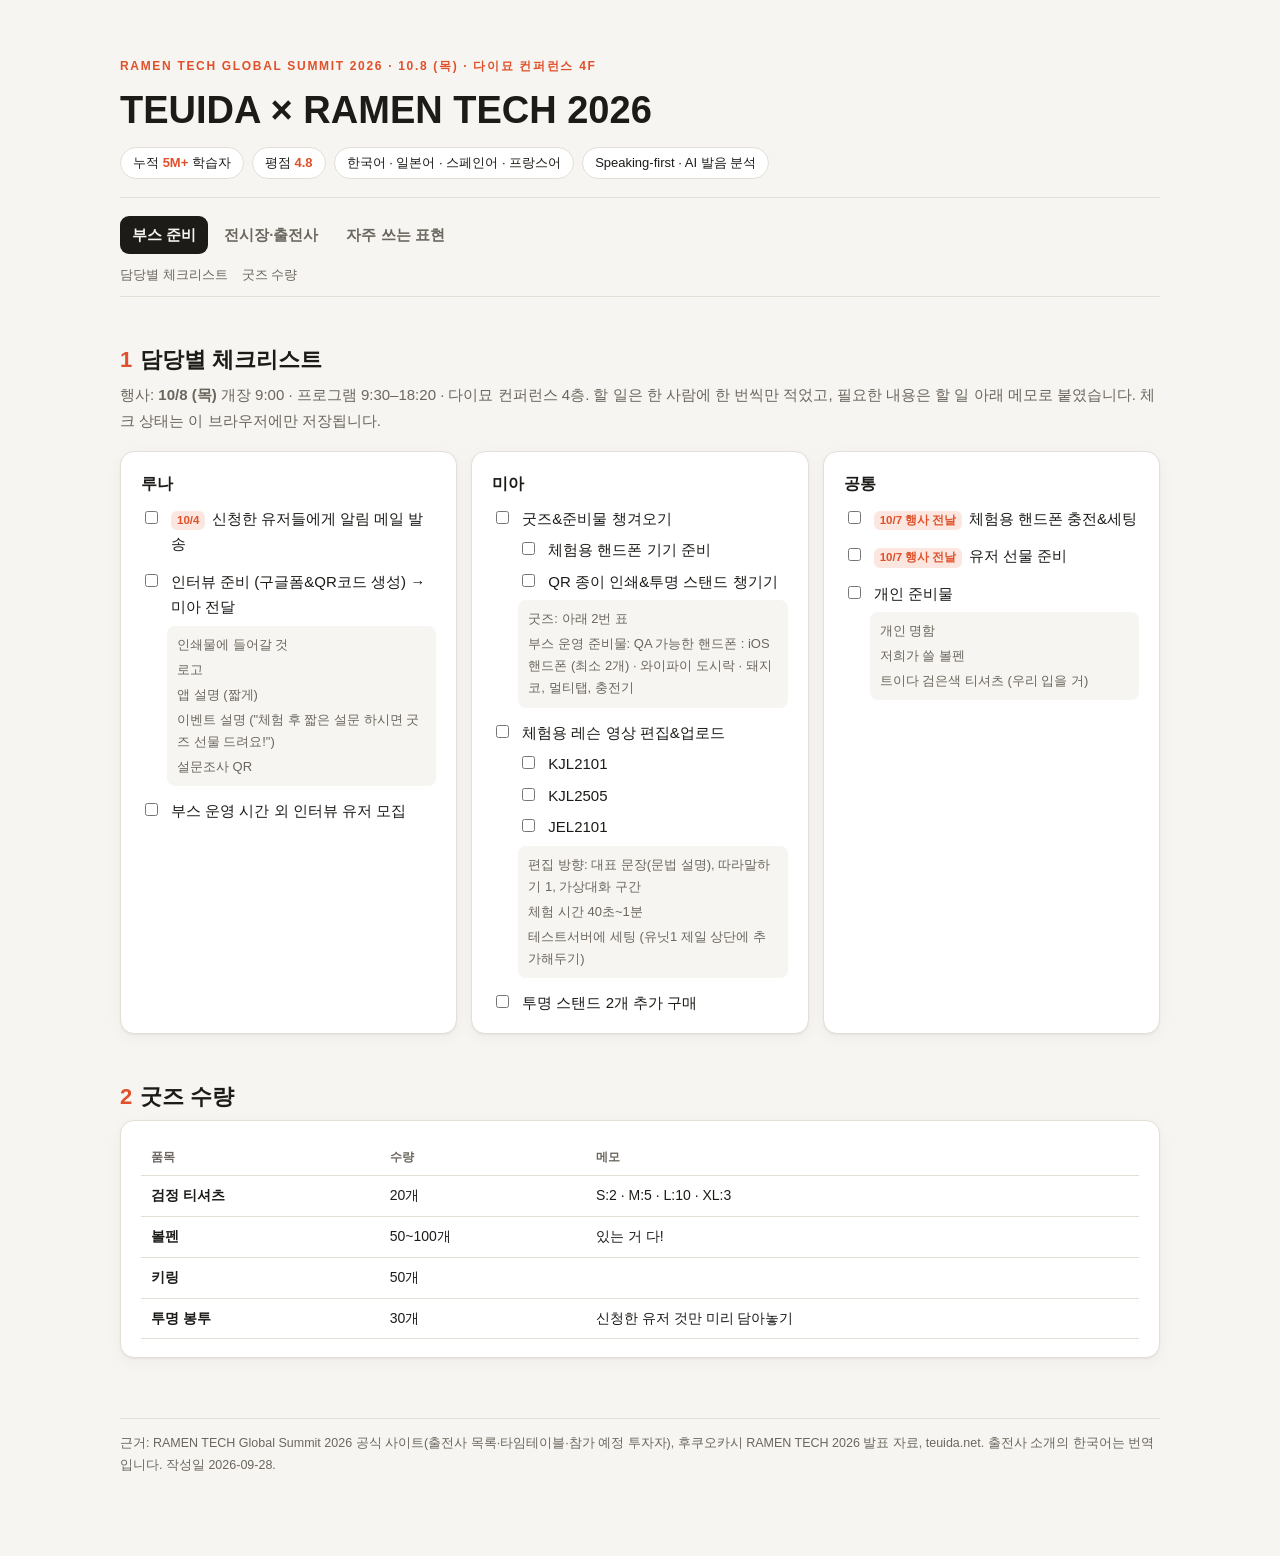
<file: ramentech-2026-teuida/index.html>
<!doctype html>
<html lang="ko">
<head>
<meta name="robots" content="noindex,nofollow,noarchive">
<meta charset="utf-8">
<meta name="viewport" content="width=device-width, initial-scale=1, viewport-fit=cover">
<title>TEUIDA 부스 · RAMEN TECH</title>
<style>
:root{
  --bg:#f7f5f1; --surface:#ffffff; --ink:#1d1b18; --muted:#6b665e; --line:#e4dfd6;
  --accent:#e0502a; --accent-soft:#fbe7df; --ko:#2f6fdb; --ja:#c2372b; --en:#1f8a5b;
  --todo:#fff2b8; --todo-ink:#6a5300; --shadow:0 1px 2px rgba(0,0,0,.05),0 4px 16px rgba(0,0,0,.04);
  color-scheme:light;
}
@media (prefers-color-scheme:dark){:root:not([data-theme="light"]){
  --bg:#161513; --surface:#211f1c; --ink:#efebe4; --muted:#a39d93; --line:#35322d;
  --accent:#ff7a52; --accent-soft:#3a241c; --ko:#7aa7ff; --ja:#ff7d70; --en:#5fd39c;
  --todo:#4a3f10; --todo-ink:#ffe28a; --shadow:none; color-scheme:dark;}}
:root[data-theme="dark"]{
  --bg:#161513; --surface:#211f1c; --ink:#efebe4; --muted:#a39d93; --line:#35322d;
  --accent:#ff7a52; --accent-soft:#3a241c; --ko:#7aa7ff; --ja:#ff7d70; --en:#5fd39c;
  --todo:#4a3f10; --todo-ink:#ffe28a; --shadow:none; color-scheme:dark;}
*{box-sizing:border-box}
[hidden]{display:none!important}
body{margin:0;background:var(--bg);color:var(--ink);
  font:15px/1.7 -apple-system,BlinkMacSystemFont,"Apple SD Gothic Neo","Hiragino Sans","Noto Sans JP","Noto Sans KR",sans-serif}
.wrap{max-width:1080px;margin:0 auto;padding-inline:20px;padding-block:28px 80px}
header.hero{padding:28px 0 18px;border-bottom:1px solid var(--line);margin-bottom:8px}
.eyebrow{font-size:12px;letter-spacing:.14em;text-transform:uppercase;color:var(--accent);font-weight:700}
h1{font-size:clamp(26px,4vw,38px);line-height:1.2;margin:.3em 0 .2em}
.sub{color:var(--muted);margin:0}
.facts{display:flex;flex-wrap:wrap;gap:8px;margin-top:14px}
.fact{background:var(--surface);border:1px solid var(--line);border-radius:999px;padding:4px 12px;font-size:13px}
.fact b{color:var(--accent)}
nav.toc{position:sticky;top:env(safe-area-inset-top,0px);z-index:5;background:var(--bg);
  padding:10px 0;border-bottom:1px solid var(--line);display:flex;flex-wrap:wrap;gap:6px 14px;align-items:center}
nav.toc a{color:var(--muted);text-decoration:none;font-size:13px}
nav.toc a:hover{color:var(--ink)}
.langs{margin-left:auto;display:flex;gap:4px}
.langs button{border:1px solid var(--line);background:var(--surface);color:var(--ink);border-radius:8px;
  padding:4px 10px;font-size:12px;cursor:pointer}
.langs button[aria-pressed="true"]{background:var(--ink);color:var(--bg);border-color:var(--ink)}
section{margin-top:44px}
h2{font-size:22px;margin:0 0 4px}
h2 .num{color:var(--accent);margin-right:8px;font-variant-numeric:tabular-nums}
.lead{color:var(--muted);margin:0 0 18px}
h3{font-size:16px;margin:0 0 8px}
.card{background:var(--surface);border:1px solid var(--line);border-radius:14px;padding:18px 20px;box-shadow:var(--shadow)}
.grid{display:grid;gap:14px}
.g2{grid-template-columns:repeat(auto-fit,minmax(300px,1fr))}
.g3{grid-template-columns:repeat(auto-fit,minmax(260px,1fr))}
.tag{display:inline-block;font-size:11px;font-weight:700;letter-spacing:.06em;border-radius:6px;padding:1px 7px;margin-right:6px;vertical-align:1px}
.tag.ko{background:color-mix(in srgb,var(--ko) 15%,transparent);color:var(--ko)}
.tag.ja{background:color-mix(in srgb,var(--ja) 15%,transparent);color:var(--ja)}
.tag.en{background:color-mix(in srgb,var(--en) 15%,transparent);color:var(--en)}
.script{position:relative}
.script .meta{display:flex;justify-content:space-between;align-items:center;margin-bottom:8px;gap:8px;flex-wrap:wrap}
.script .time{font-size:12px;color:var(--muted)}
.script p.body{font-size:16.5px;line-height:1.9;margin:0;white-space:pre-line}
.script .gloss{margin-top:12px;padding-top:10px;border-top:1px dashed var(--line);color:var(--muted);font-size:13.5px;white-space:pre-line}
.copy{border:1px solid var(--line);background:transparent;color:var(--muted);border-radius:7px;font-size:12px;padding:2px 9px;cursor:pointer}
.copy:hover{color:var(--ink);border-color:var(--ink)}
.todo{background:var(--todo);color:var(--todo-ink);border-radius:4px;padding:0 4px;font-weight:600}
.note{background:var(--accent-soft);border-radius:12px;padding:12px 16px;font-size:14px}
.persona{display:flex;flex-direction:column;gap:6px}
.persona .who{font-weight:700;font-size:15.5px}
.persona .share{font-size:12px;color:var(--accent);font-weight:700}
.persona .lang{font-size:12.5px;color:var(--muted)}
.persona ul{margin:4px 0 0;padding-left:18px;font-size:14px}
.bar{height:8px;border-radius:99px;background:var(--line);overflow:hidden;margin-top:2px}
.bar i{display:block;height:100%;background:var(--accent)}
details.qa{background:var(--surface);border:1px solid var(--line);border-radius:12px;margin-bottom:8px}
details.qa summary{cursor:pointer;padding:12px 16px;list-style:none;display:flex;gap:10px;align-items:baseline}
details.qa summary::-webkit-details-marker{display:none}
details.qa summary::before{content:"Q";font-weight:800;color:var(--accent)}
details.qa[open] summary{border-bottom:1px solid var(--line)}
.qa .rows{padding:6px 16px 14px}
.qa .row{display:grid;grid-template-columns:34px 1fr;gap:8px;padding:8px 0;border-bottom:1px dashed var(--line)}
.qa .row:last-child{border-bottom:0}
.qa .q{font-weight:600}
.qa .a{margin-top:2px}
.group-title{display:flex;align-items:center;gap:10px;margin:26px 0 10px}
.group-title .dot{width:10px;height:10px;border-radius:50%;background:var(--accent)}
.flow{counter-reset:s;display:grid;gap:10px}
.step{display:grid;grid-template-columns:40px 1fr;gap:10px;align-items:start}
.step::before{counter-increment:s;content:counter(s);width:32px;height:32px;border-radius:50%;
  background:var(--ink);color:var(--bg);display:grid;place-items:center;font-weight:700}
.step .lines{display:grid;gap:4px}
.check{list-style:none;padding:0;margin:0;display:grid;gap:6px}
.check label{display:flex;gap:10px;align-items:flex-start;cursor:pointer}
.check input{margin-top:5px;accent-color:var(--accent)}
.check input:checked + span{color:var(--muted);text-decoration:line-through}
.progress{font-size:13px;color:var(--muted);margin-bottom:10px}
table{border-collapse:collapse;width:100%;font-size:14px}
.tbl{overflow-x:auto}
th,td{text-align:left;padding:8px 10px;border-bottom:1px solid var(--line);vertical-align:top}
th{font-size:12px;color:var(--muted);font-weight:600}
footer{margin-top:60px;color:var(--muted);font-size:12.5px;border-top:1px solid var(--line);padding-top:14px}
footer a{color:var(--muted)}
body.only-ko [data-l]:not([data-l="ko"]),
body.only-ja [data-l]:not([data-l="ja"]),
body.only-en [data-l]:not([data-l="en"]){display:none}
.s-ja,.s-en{display:none}
body.only-ja .s-ko,body.only-en .s-ko{display:none}
body.only-ja .s-ja,body.only-en .s-en{display:inline}
.tabbar{display:flex;gap:4px;width:100%;margin-bottom:4px}
.tabbar button{border:0;background:transparent;color:var(--muted);font:inherit;font-weight:700;font-size:15px;padding:6px 12px;border-radius:9px;cursor:pointer}
.tabbar button[aria-selected="true"]{background:var(--ink);color:var(--bg)}
.navlinks{display:flex;flex-wrap:wrap;gap:6px 14px}
.kv{display:grid;grid-template-columns:110px 1fr;gap:6px 14px;font-size:14.5px}
.kv dt{color:var(--muted)}.kv dd{margin:0}
.chips{display:flex;flex-wrap:wrap;gap:6px}
.chip{border:1px solid var(--line);background:var(--surface);border-radius:999px;padding:3px 11px;font-size:13px}
.chip.hot{border-color:var(--accent);color:var(--accent);font-weight:700}
.filters{display:flex;flex-wrap:wrap;gap:8px;align-items:center;margin-bottom:12px}
.filters button{border:1px solid var(--line);background:var(--surface);color:var(--ink);border-radius:999px;padding:3px 11px;font-size:13px;cursor:pointer}
.filters button[aria-pressed="true"]{background:var(--ink);color:var(--bg);border-color:var(--ink)}
.filters input{flex:1 1 200px;min-width:0;border:1px solid var(--line);background:var(--surface);color:var(--ink);border-radius:9px;padding:6px 10px;font:inherit;font-size:14px}
.exgrid{display:grid;gap:10px;grid-template-columns:repeat(auto-fill,minmax(280px,1fr))}
.ex{background:var(--surface);border:1px solid var(--line);border-radius:12px;padding:12px 14px;display:flex;flex-direction:column;gap:4px}
.ex.kr{border-color:color-mix(in srgb,var(--ko) 45%,var(--line))}
.ex.us{border:2px solid var(--accent)}
.ex .top{display:flex;justify-content:space-between;gap:8px;align-items:baseline}
.ex .nm{font-weight:700}
.ex .ct{font-size:11.5px;color:var(--muted);white-space:nowrap}
.ex .sd-ko{font-size:14px;font-weight:600}
.ex .sd{font-size:13px}
.ex .sd-en{font-size:12.5px;color:var(--muted)}
.ex details{font-size:13px;color:var(--muted)}
.ex details summary{cursor:pointer;color:var(--accent)}
.ex a{color:var(--muted);font-size:12px;overflow-wrap:anywhere}
.ex,.kv dd{overflow-wrap:anywhere;min-width:0}
.pick{display:grid;grid-template-columns:1fr;gap:4px;padding:10px 0;border-bottom:1px dashed var(--line)}
.pick:last-child{border-bottom:0}
.pick .why{font-size:14px}
.sess{list-style:none;padding:0;margin:0;display:grid;gap:6px}
.sess li{padding:6px 10px;border-radius:8px;border:1px solid var(--line);background:var(--surface);font-size:14px}
.sess li.hot{border-color:var(--accent)}
.sess li .hint{display:block;font-size:12.5px;color:var(--accent)}
.count{font-size:13px;color:var(--muted);margin-bottom:8px}
.phr-legend{display:flex;flex-wrap:wrap;gap:10px;font-size:13px;color:var(--muted);margin-bottom:6px}
.by{display:inline-block;font-size:11px;font-weight:700;border-radius:6px;padding:1px 7px}
.by.l{background:var(--ink);color:var(--bg)}
.by.a{border:1px solid var(--line);color:var(--muted)}
.phr-cat{margin-top:30px}
.phr-cat .cnote{font-size:13.5px;color:var(--muted);margin:0 0 10px}
.phr{display:grid;grid-template-columns:repeat(auto-fit,minmax(220px,1fr));gap:4px 16px;padding:12px 14px;border:1px solid var(--line);border-radius:12px;background:var(--surface);margin-bottom:8px}
.phr.frag{border-style:dashed}
.phr .hd{grid-column:1/-1;display:flex;gap:8px;align-items:center;flex-wrap:wrap}
.phr .ja-line{font-size:17px;font-weight:600;cursor:pointer}
.phr .ja-line:hover{color:var(--accent)}
.phr .ko-line,.phr .en-line{font-size:14px}
.phr .tip{grid-column:1/-1;font-size:12.5px;color:var(--accent)}
.phr .copied{font-size:11.5px;color:var(--en)}
ul.plain{margin:0;padding-left:18px;display:grid;gap:6px;font-size:14.5px}
ul.plain ul{margin:4px 0 0;padding-left:16px;color:var(--muted);font-size:13.5px}
.flowline{display:flex;flex-wrap:wrap;align-items:stretch;gap:10px}
.fstep{flex:1 1 180px;display:flex;flex-direction:column;gap:2px;background:var(--accent-soft);border-radius:10px;padding:10px 12px}
.fstep span{font-size:13.5px;color:var(--muted)}
.farrow{align-self:center;color:var(--accent);font-weight:800}
@media (max-width:640px){.farrow{display:none}}
.card.memo{background:var(--accent-soft);border-color:transparent}
.check.tasks{gap:12px}
.due{display:inline-block;font-size:11.5px;font-weight:700;color:var(--accent);background:var(--accent-soft);border-radius:6px;padding:0 6px;margin-right:2px}
.tmemo{margin:6px 0 0 26px;padding:8px 10px;border-radius:8px;background:var(--bg);font-size:13px;color:var(--muted);display:grid;gap:3px}
@media print{nav.toc,.copy{display:none}details.qa{break-inside:avoid}details.qa .rows{display:block}}
</style>
</head>
<body>
<div class="wrap">

<header class="hero">
  <div class="eyebrow">RAMEN TECH Global Summit 2026 · 10.8 (목) · 다이묘 컨퍼런스 4F</div>
  <h1>TEUIDA × RAMEN TECH 2026</h1>
  <div class="facts">
    <span class="fact">누적 <b>5M+</b> 학습자</span>
    <span class="fact">평점 <b>4.8</b></span>
    <span class="fact">한국어 · 일본어 · 스페인어 · 프랑스어</span>
    <span class="fact">Speaking-first · AI 발음 분석</span>
  </div>
</header>

<nav class="toc">
  <div class="tabbar" role="tablist">
    <button role="tab" data-tab="prep" aria-selected="true">부스 준비</button>
    <button role="tab" data-tab="venue" aria-selected="false">전시장·출전사</button>
    <button role="tab" data-tab="phr" aria-selected="false">자주 쓰는 표현</button>
  </div>
  <div class="navlinks" data-for="prep"><a href="#r-role">담당별 체크리스트</a><a href="#r-goods">굿즈 수량</a></div>
  <div class="navlinks" data-for="phr" hidden><a href="#p-about">트이다 소개</a><a href="#p-open">말 걸기</a><a href="#p-intro">자기소개</a><a href="#p-card">명함·이름</a><a href="#p-goal">목적</a><a href="#p-user">유저</a><a href="#p-talk">스몰토크</a><a href="#p-interview">인터뷰</a><a href="#p-unknown">못 알아들었을 때</a><a href="#p-close">마무리</a></div>
  <div class="navlinks" data-for="venue" hidden><a href="#v-booth">우리 부스</a><a href="#v-sessions">당일 세션</a><a href="#v-investors">참가 투자자·기업</a><a href="#v-picks">들러 볼 곳</a><a href="#v-all">전체 출전사</a></div>
  <div class="langs" role="group" aria-label="언어 보기">
    <button data-show="all" aria-pressed="true">전체</button>
    <button data-show="ko" aria-pressed="false">한</button>
    <button data-show="ja" aria-pressed="false">日</button>
    <button data-show="en" aria-pressed="false">EN</button>
  </div>
</nav>
<div id="tab-venue" hidden>

<section id="v-booth">
  <h2><span class="num">A</span>우리 부스</h2>
  <p class="lead">Global Summit 공식 사이트(ramentech-summit.com)의 출전사 목록과 행사 안내에서 확인한 내용입니다.</p>
  <div class="grid g2">
    <div class="card">
      <h3>행사·장소</h3>
      <dl class="kv">
        <dt>행사</dt><dd>RAMEN TECH Global Summit 2026 (RAMEN TECH 2026 기간 행사 중 하나)</dd>
        <dt>주최</dt><dd>후쿠오카시 · 기획·운영 Cohh</dd>
        <dt>전시일</dt><dd><b>10/8 (목)</b> 개장 9:00 · 프로그램 9:30–18:20 · 일반 공개, 무료 등록</dd>
        <dt>전날</dt><dd>10/7 (수) 연사·초청자만 참석하는 라운드테이블 (비공개)</dd>
        <dt>장소</dt><dd>다이묘 컨퍼런스 · 福岡県福岡市中央区大名2丁目6-50 福岡大名ガーデンシティ・タワー 3·4階</dd>
        <dt>전시장</dt><dd><b>4층</b> (출전사 목록 페이지 기준)</dd>
        <dt>부스 번호</dt><dd><span class="todo">[배치도 미공개 · 확인]</span></dd>
        <dt>통역</dt><dd>주요 프로그램에 양방향 번역 도구 지원 (상세는 추후 발표)</dd>
        <dt>1:1 매칭</dt><dd>투자자·사업회사와 미팅 연결. <span class="todo">[신청 여부 확인]</span></dd>
      </dl>
    </div>
    <div class="card">
      <h3>출전사 목록에 실린 트이다 소개</h3>
      <p style="margin:0 0 6px">분류: 스타트업 · 국가: 한국</p>
      <p data-l="ja" style="margin:0 0 8px"><span class="tag ja">日</span><b>会話シミュレーション型の語学学習</b><br>実生活を再現した一人称視点のシミュレーションを通じて、韓国語などを実際に話しながら学べる語学学習アプリです。AIが発音を評価し、短時間でも継続的に会話練習ができる、没入型の学習体験を提供します。</p>
      <p data-l="en" style="margin:0"><span class="tag en">EN</span><b>Speaking-first language learning through interactive real-life simulations</b><br>Teuida is a speaking-first language learning application that places learners inside interactive, first-person scenarios based on real-life conversations. Users practice speaking from the beginning while AI evaluates pronunciation and responses. Visitors can experience its immersive approach to learning Korean and other languages without travelling abroad.</p>
      <p class="note" style="margin-top:12px">방문객이 이 소개를 보고 옵니다. 마지막 문장이 "방문객이 체험할 수 있다"이니 부스에서 체험 데모가 바로 되도록 준비해 두세요.</p>
    </div>
  </div>
  <div class="card" style="margin-top:14px">
    <h3>같은 전시장 구성 (124곳)</h3>
    <div class="tbl"><table>
      <thead><tr><th>국가</th><th>스타트업</th><th>파트너</th><th>합계</th></tr></thead>
      <tbody id="countryTable"></tbody>
    </table></div>
    <p class="count" style="margin-top:8px">파트너는 지자체, 대학, 지원기관, 액셀러레이터, 펀드 등입니다. 한국 파트너는 부산창조경제혁신센터 한 곳입니다.</p>
  </div>
</section>

<section id="v-sessions">
  <h2><span class="num">B</span>10/8 당일 세션</h2>
  <p class="lead">공식 타임테이블에 올라온 세션입니다. 굵은 글씨가 한국어 번역, 아래가 원문입니다. 주황 테두리는 트이다와 이야기가 이어지기 쉬운 세션입니다. 시간과 무대는 공식 사이트에서 확인하세요.</p>
  <ul class="sess" id="sessList"></ul>
</section>

<section id="v-investors">
  <h2><span class="num">C</span>참가 예정 투자자·사업회사</h2>
  <p class="lead">주최 측이 "참가 예정 투자자·사업회사"로 미리 공개한 곳입니다. 주황은 트이다와 접점이 큰 곳입니다.</p>
  <div class="card"><div class="chips" id="invChips"></div></div>
</section>

<section id="v-picks">
  <h2><span class="num">D</span>들러 볼 만한 출전사</h2>
  <p class="lead">출전사 소개문을 읽고 트이다와 접점이 있어 보이는 곳을 골랐습니다. 참고용 추천입니다.</p>
  <div class="card" id="pickList"></div>
</section>

<section id="v-all">
  <h2><span class="num">E</span>전체 출전사</h2>
  <p class="lead">국가·유형으로 거르거나 이름·소개로 검색할 수 있습니다. 한국어는 공식 목록의 영어·일본어 원문을 옮긴 번역이고, 일본어·영어는 원문 그대로입니다.</p>
  <div class="filters" id="countryFilter"></div>
  <div class="filters" id="typeFilter">
    <button data-type="all" aria-pressed="true">전체 유형</button>
    <button data-type="startup" aria-pressed="false">스타트업</button>
    <button data-type="partner" aria-pressed="false">파트너</button>
    <input id="exSearch" type="search" placeholder="검색 (예: 여행, 교육, AI, travel, 教育)">
  </div>
  <div class="count" id="exCount"></div>
  <div class="exgrid" id="exGrid"></div>
</section>

</div>
<div id="tab-prep">

<section id="r-role">
  <h2><span class="num">1</span>담당별 체크리스트</h2>
  <p class="lead">행사: <b>10/8 (목)</b> 개장 9:00 · 프로그램 9:30–18:20 · 다이묘 컨퍼런스 4층. 할 일은 한 사람에 한 번씩만 적었고, 필요한 내용은 할 일 아래 메모로 붙였습니다. 체크 상태는 이 브라우저에만 저장됩니다.</p>
  <div class="grid g3" id="taskGrid"></div>
</section>

<section id="r-goods">
  <h2><span class="num">2</span>굿즈 수량</h2>
  <div class="card tbl"><table>
    <thead><tr><th>품목</th><th>수량</th><th>메모</th></tr></thead>
    <tbody>
      <tr><td><b>검정 티셔츠</b></td><td>20개</td><td>S:2 · M:5 · L:10 · XL:3</td></tr>
      <tr><td><b>볼펜</b></td><td>50~100개</td><td>있는 거 다!</td></tr>
      <tr><td><b>키링</b></td><td>50개</td><td></td></tr>
      <tr><td><b>투명 봉투</b></td><td>30개</td><td>신청한 유저 것만 미리 담아놓기</td></tr>
    </tbody>
  </table></div>
</section>

</div>
<div id="tab-phr" hidden>
<section>
  <h2><span class="num">P</span>자주 쓰는 표현</h2>
  <p class="lead">부스에서 쓸 표현을 상황별로 모았습니다. 맨 위는 트이다를 짧게 소개하는 문구입니다. 일본어 문장을 누르면 복사됩니다.</p>
  <div class="phr-legend"><span><span class="by l">루나 메모</span> 원문 그대로</span><span><span class="by a">추가</span> 덧붙인 문장</span><span>점선 카드 = 메모 조각(미완성 문장)</span></div>
  <div id="phrList"></div>
</section>
</div>

<footer>
  근거: RAMEN TECH Global Summit 2026 공식 사이트(출전사 목록·타임테이블·참가 예정 투자자), 후쿠오카시 RAMEN TECH 2026 발표 자료, teuida.net. 출전사 소개의 한국어는 번역입니다. 작성일 2026-09-28.
</footer>
</div>

<script>
const TASKS=[
 {who:"루나",items:[
  {d:"10/4",t:"신청한 유저들에게 알림 메일 발송"},
  {t:"인터뷰 준비 (구글폼&QR코드 생성) → 미아 전달",memo:["인쇄물에 들어갈 것","로고","앱 설명 (짧게)","이벤트 설명 (\"체험 후 짧은 설문 하시면 굿즈 선물 드려요!\")","설문조사 QR"]},
  {t:"부스 운영 시간 외 인터뷰 유저 모집"}
 ]},
 {who:"미아",items:[
  {t:"굿즈&준비물 챙겨오기",sub:["체험용 핸드폰 기기 준비","QR 종이 인쇄&투명 스탠드 챙기기"],memo:["굿즈: 아래 2번 표","부스 운영 준비물: QA 가능한 핸드폰 : iOS 핸드폰 (최소 2개) · 와이파이 도시락 · 돼지코, 멀티탭, 충전기"]},
  {t:"체험용 레슨 영상 편집&업로드",sub:["KJL2101","KJL2505","JEL2101"],memo:["편집 방향: 대표 문장(문법 설명), 따라말하기 1, 가상대화 구간","체험 시간 40초~1분","테스트서버에 세팅 (유닛1 제일 상단에 추가해두기)"]},
  {t:"투명 스탠드 2개 추가 구매"}
 ]},
 {who:"공통",items:[
  {d:"10/7 행사 전날",t:"체험용 핸드폰 충전&세팅"},
  {d:"10/7 행사 전날",t:"유저 선물 준비"},
  {t:"개인 준비물",memo:["개인 명함","저희가 쓸 볼펜","트이다 검은색 티셔츠 (우리 입을 거)"]}
 ]}
];
(function(){
 let saved={};try{saved=JSON.parse(localStorage.getItem("rt-prep3")||"{}")}catch(e){}
 const e=t=>String(t).replace(/[&<>"]/g,c=>({"&":"&amp;","<":"&lt;",">":"&gt;","\"":"&quot;"}[c]));
 const box=(k,t)=>`<label><input type="checkbox" data-k="${k}" ${saved[k]?"checked":""}><span>${t}</span></label>`;
 const el=document.getElementById("taskGrid");
 el.innerHTML=TASKS.map((g,gi)=>`<div class="card"><h3>${g.who}</h3><ul class="check tasks">${g.items.map((it,ii)=>{const k=gi+"-"+ii;
  return `<li>${box(k,(it.d?`<span class="due">${e(it.d)}</span> `:"")+e(it.t))}
   ${it.sub?`<ul class="check" style="margin:6px 0 0 26px">${it.sub.map((x,si)=>`<li>${box(k+"-"+si,e(x))}</li>`).join("")}</ul>`:""}
   ${it.memo?`<div class="tmemo">${it.memo.map(m=>`<div>${e(m)}</div>`).join("")}</div>`:""}</li>`}).join("")}</ul></div>`).join("");
 el.addEventListener("change",ev=>{if(!ev.target.dataset.k)return;saved[ev.target.dataset.k]=ev.target.checked;try{localStorage.setItem("rt-prep3",JSON.stringify(saved))}catch(err){}});
})();
document.querySelectorAll(".langs button").forEach(b=>b.addEventListener("click",()=>{
 document.querySelectorAll(".langs button").forEach(x=>x.setAttribute("aria-pressed",x===b));
 document.body.classList.remove("only-ko","only-ja","only-en");
 if(b.dataset.show!=="all"){document.body.classList.add("only-"+b.dataset.show);}
}));


const PHR=[
 {id:"p-about",t:"트이다 소개",n:"한두 문장씩 골라 이어서 말하면 됩니다",items:[
  ["s","TEUIDAは、韓国語や日本語を「話して」身につける語学アプリです。","TEUIDA는 한국어·일본어를 \"말하면서\" 익히는 어학 앱이에요.","TEUIDA is a speaking-first app for learning Korean and Japanese."],
  ["s","ネイティブとの会話シーンに入り込んで、初日から声に出して練習します。","원어민과의 대화 장면에 들어가 첫날부터 소리 내어 연습해요.","You step into real conversations with native speakers and speak out loud from day one."],
  ["s","AIがその場で発音をチェックしてくれます。","AI가 그 자리에서 발음을 체크해 줘요.","Our AI checks your pronunciation instantly."],
  ["s","世界で500万人以上が使っていて、評価は4.8です。","전 세계 500만 명 이상이 쓰고, 평점은 4.8이에요.","Over 5 million learners worldwide, with a 4.8 rating."]
 ]},
 {id:"p-open",t:"말 걸기",n:"부스 앞에서 멈춰 선 사람에게",items:[
  ["l","こんにちは。","안녕하세요.","Hello!"],
  ["l","興味持っていただけましたか？","관심 가지셨어요? (눈길이 가셨나요?)","Did something catch your eye?"],
  ["l","TEUIDAてご存知ですか？","TEUIDA 아세요?","Have you heard of TEUIDA?"],
  ["a","よかったら、少しだけ体験してみませんか？","괜찮으시면 잠깐 체험해 보실래요?","Would you like to give it a quick try?"],
  ["a","30秒ほどで終わります。","30초면 끝나요.","It only takes about 30 seconds."]
 ]},
 {id:"p-intro",t:"자기소개 · 회사 소개",n:"",items:[
  ["l","TEUIDAの〇〇ともうします。","TEUIDA의 〇〇라고 합니다.","I'm 〇〇 from TEUIDA."],
  ["l","あ、ありがとうございます。私、担当の〇〇ともうします。","아, 감사합니다. 저는 담당자 〇〇라고 합니다.","Oh, thank you. I'm 〇〇, and I'm in charge here."],
  ["l","弊社","저희 회사 (내 회사를 낮춰 부르는 말)","our company","말할 때도 글에서도 씀. 상대 회사는 御社."],
  ["l","私共の会社では","저희 회사에서는 (わたくしども · 더 겸손한 말)","At our company…"],
  ["f","韓国から来ていて、韓国語","한국에서 왔고, 한국어…","We're from Korea, and Korean…"],
  ["f","より、自然な韓国語表現","…보다 자연스러운 한국어 표현","…more natural Korean expressions than…"],
  ["f","スピークみたいな感じです。","스픽 같은 느낌이에요.","It's kind of like Speak."],
  ["a","韓国から来ました。韓国語や日本語を、話しながら学べるアプリを作っています。","한국에서 왔어요. 한국어·일본어를 말하면서 배우는 앱을 만들고 있어요.","We're from Korea. We make an app where you learn Korean and Japanese by speaking.","위 메모 조각을 한 문장으로 이은 예시"],
  ["a","教科書よりも、自然な韓国語の表現が身につきます。","교과서보다 자연스러운 한국어 표현이 몸에 익어요.","You pick up more natural Korean than you would from a textbook."],
  ["a","英会話アプリの「Speak」の韓国語版、みたいなイメージです。","영어회화 앱 '스픽'의 한국어판 같은 느낌이에요.","Think of it as a Korean version of the English app Speak."]
 ]},
 {id:"p-card",t:"명함 · 상대 이름 확인",n:"명함을 받은 직후",items:[
  ["l","〜様とお呼びしてもいいですか？","~님이라고 불러도 될까요?","May I call you ~?"],
  ["l","（〜様でよろしいですかね？）","~님 맞으시죠?","It's ~, right?"],
  ["l","様でお間違えないですかね？","~님 맞으시죠? (틀림없으시죠?)","Did I get your name right?"],
  ["l","御社では、（상대 회사）","귀사에서는 (상대 회사를 높여 부르는 말)","At your company…","말할 때는 御社, 메일·서류에는 貴社."],
  ["a","お名刺を頂戴してもよろしいですか？","명함 받아도 될까요?","May I have your business card?"],
  ["a","こちら、私の名刺です。","제 명함입니다.","Here's my card."],
  ["a","お名前は何とお読みすればよろしいですか？","성함은 어떻게 읽으면 될까요?","How should I pronounce your name?","한자 이름은 읽는 법이 여러 가지라 자주 씀"]
 ]},
 {id:"p-goal",t:"목적 전하기",n:"기업·투자자에게",items:[
  ["l","うちのアプリが日本で\nユーザーをもっと増やしたいと思います。","저희 앱이 일본에서 유저를 더 늘리고 싶어요.","We'd like to grow our user base in Japan."],
  ["l","日本市場をとるためには","일본 시장을 잡으려면","To win the Japanese market…"],
  ["a","日本での展開に向けて、一緒に取り組めるパートナーを探しています。","일본 확장을 위해 함께할 파트너를 찾고 있어요.","We're looking for partners to grow with in Japan."],
  ["a","御社とご一緒できることがないか、お話を伺えればと思います。","귀사와 함께할 수 있는 게 있을지 이야기를 듣고 싶어요.","We'd love to explore whether there's something we could do together."]
 ]},
 {id:"p-user",t:"유저를 만났을 때",n:"",items:[
  ["l","〇〇様ですか？","〇〇님이세요?","Are you 〇〇?"],
  ["l","いつもご使用いただきありがとうございます。","늘 사용해 주셔서 감사합니다. (정중)","Thank you for always using TEUIDA."],
  ["l","いつも使っていただいてありがとうございます。","늘 써 주셔서 감사해요. (조금 부드럽게)","Thanks so much for using TEUIDA!"],
  ["a","どのくらい使っていただいていますか？","얼마나 써 주셨어요?","How long have you been using it?"],
  ["a","使っていて、不便なところはありますか？","쓰시면서 불편한 점 있으세요?","Is there anything that bothers you when using it?"]
 ]},
 {id:"p-talk",t:"스몰토크",n:"",items:[
  ["l","どこから来られたんですか？","어디서 오셨어요?","Where are you from?"],
  ["l","福岡の方ですか？","후쿠오카 분이세요?","Are you from Fukuoka?"],
  ["l","こういうイベント初めてですか？","이런 행사 처음이세요?","Is this your first event like this?"],
  ["a","韓国には行かれたことありますか？","한국에 가 보신 적 있으세요?","Have you ever been to Korea?"],
  ["a","今日、面白いブースはありましたか？","오늘 재미있는 부스 있었어요?","Seen any interesting booths today?"]
 ]},
 {id:"p-interview",t:"인터뷰 · 메모",n:"",items:[
  ["l","早速インタビューさせていただいてよろしいでしすか？","바로 인터뷰해도 될까요?","Could I ask you a few questions right away?"],
  ["l","書きながらお聞きしてもよろしいですか？","적으면서 여쭤봐도 될까요?","Do you mind if I take notes while we talk?"],
  ["a","5分ほどで終わります。","5분 정도면 끝나요.","It'll only take about five minutes."],
  ["a","写真を撮らせていただいてもよろしいですか？","사진 찍어도 될까요?","May I take a photo?"]
 ]},
 {id:"p-unknown",t:"못 알아들었을 때",n:"",items:[
  ["l","不勉強で申し訳ございません。教えていただけますか？","제가 잘 몰라서 죄송합니다. 알려 주실 수 있을까요? (정중)","Sorry, I'm not familiar with that. Could you explain?"],
  ["l","不勉強で申し訳ないのですが、教えていただけますか？","잘 몰라서 죄송한데, 알려 주시겠어요? (조금 부드럽게)","Sorry, I'm not familiar with that. Could you tell me more?"],
  ["l","〜とはどういう意味ですか？","~는 무슨 뜻인가요?","What does ~ mean?"],
  ["a","もう一度、ゆっくりお願いできますか？","한 번 더 천천히 말씀해 주시겠어요?","Could you say that again a little more slowly?"],
  ["a","日本語はまだ勉強中なので、英語でもよろしいですか？","일본어는 아직 공부 중이라 영어로 해도 될까요?","My Japanese is still a work in progress. Would English be okay?"]
 ]},
 {id:"p-close",t:"마무리",n:"",items:[
  ["l","もし、ご興味持っていただけましたら、（いつでも）お気軽にご連絡ください。","혹시 관심 있으시면 (언제든) 편하게 연락 주세요.","If you're interested, feel free to reach out anytime."],
  ["l","もしご興味を持っていただけたら、ぜひご連絡ください。","관심 생기시면 꼭 연락 주세요.","If you're interested, please do get in touch."],
  ["l","もし気になることなどございましたら〜","혹시 궁금하신 점이 있으시면~","If you have any questions…"],
  ["l","本日はありがとうございました。","오늘 감사했습니다.","Thank you for today."],
  ["a","後日、改めてご連絡させていただきます。","나중에 다시 연락드리겠습니다.","I'll follow up with you soon."]
 ]}
];
(function(){
 const e=t=>String(t).replace(/[&<>"]/g,c=>({"&":"&amp;","<":"&lt;",">":"&gt;","\"":"&quot;"}[c])).replace(/\n/g,"<br>");
 document.getElementById("phrList").innerHTML=PHR.map(c=>`<div class="phr-cat" id="${c.id}"><div class="group-title" style="margin:0 0 6px"><span class="dot"></span><h3 style="margin:0">${c.t}</h3></div>${c.n?`<p class="cnote">${c.n}</p>`:""}`+
  c.items.map(([by,ja,ko,en,tip])=>`<div class="phr${by==="f"?" frag":""}">
   <div class="hd"><span class="by ${by==="l"||by==="f"?"l":"a"}">${by==="s"?"소개":by==="a"?"추가":by==="f"?"루나 메모 · 조각":"루나 메모"}</span></div>
   <div data-l="ja"><span class="tag ja">日</span><span class="ja-line" data-copy="${e(ja).replace(/<br>/g,"")}">${e(ja)}</span></div>
   <div data-l="ko" class="ko-line"><span class="tag ko">한</span>${e(ko)}</div>
   <div data-l="en" class="en-line"><span class="tag en">EN</span>${e(en)}</div>
   ${tip?`<div class="tip">${e(tip)}</div>`:""}
  </div>`).join("")+`</div>`).join("");
 document.getElementById("phrList").addEventListener("click",ev=>{const el=ev.target.closest(".ja-line");if(!el)return;
  navigator.clipboard.writeText(el.dataset.copy).then(()=>{const m=document.createElement("span");m.className="copied";m.textContent=" 복사됨";el.after(m);setTimeout(()=>m.remove(),1200)}).catch(()=>{});});
})();

const EXHIBITORS=[{"id": "taiwan-vehicle-charging", "type": "startup", "name": "Taiwan Vehicle Charging", "name_en": "Taiwan Vehicle Charging", "country": "台湾", "country_en": "TAIWAN", "web": "https://www.tvcc.com.tw", "sd": "電力を最適化するスマート分電盤", "sd_en": "Cloud-connected smart switchboards for safer, more efficient energy management", "d": "住宅や小規模事業者向けのクラウド接続型スマート分電盤を開発しています。電力をリアルタイムで監視・制御し、安全性と効率を向上。EV充電、太陽光発電、蓄電池を一つのシステムで統合管理できます。", "d_en": "Taiwan Vehicle Charging develops cloud-connected smart switchboards for homes and small businesses. Its technology improves electrical safety and efficiency through real-time monitoring and intelligent load control. The platform integrates EV charging, solar generation, and battery storage, allowing users to manage energy through one connected system.", "sd_ko": "더 안전하고 효율적인 에너지 관리를 위한 클라우드 연결 스마트 분전반", "d_ko": "가정과 소규모 사업장용 클라우드 연결 스마트 분전반을 개발합니다. 실시간 모니터링과 지능형 부하 제어로 전기 안전과 효율을 높입니다. 전기차 충전, 태양광 발전, 배터리 저장을 하나의 시스템으로 묶어 관리할 수 있습니다."}, {"id": "omniwaresoft-tech", "type": "startup", "name": "Omniwaresoft Tech", "name_en": "Omniwaresoft Tech", "country": "台湾", "country_en": "TAIWAN", "web": "https://www.omniwaresoft.com.tw", "sd": "IT環境を自動診断するAI基盤", "sd_en": "AI-powered IT health checks and continuous compliance management", "d": "AI基盤「H.E.L.I.O.S.」により、OS、Kubernetes、データベースなどの状態を自動診断します。各種ISO規格や社内ポリシーへの継続的な準拠を確認し、生成AIとRAGを用いて障害を未然に防ぎます。", "d_en": "Omniwaresoft provides H.E.L.I.O.S., an AI-powered platform for automated system health checks and continuous compliance. It covers operating systems, Kubernetes, and databases while aligning with ISO 27001, 20000, and 22301. Generative AI and RAG help teams shift from reactive troubleshooting to preventive IT management.", "sd_ko": "AI 기반 IT 시스템 점검과 상시 컴플라이언스 관리", "d_ko": "자동 시스템 점검과 상시 컴플라이언스를 위한 AI 플랫폼 H.E.L.I.O.S.를 제공합니다. 운영체제, 쿠버네티스, 데이터베이스를 다루며 ISO 27001·20000·22301 기준에 맞춥니다. 생성형 AI와 RAG로 문제가 생긴 뒤 대응하는 방식에서 예방형 IT 관리로 바꾸도록 돕습니다."}, {"id": "huijia-health-life-technology", "type": "startup", "name": "Huijia Health Life Technology", "name_en": "Huijia Health Life Technology", "country": "台湾", "country_en": "TAIWAN", "web": "https://www.huijiahealth.com.tw", "sd": "光ファイバー式の非接触生体計測", "sd_en": "Non-invasive fiber-optic sensing for continuous physiological monitoring", "d": "独自の光ファイバーセンシング技術により、機器を装着せずに呼吸、心拍、脈波、睡眠、咳などを測定します。スマートマットや介護システムに組み込み、医療・介護現場での継続的な健康管理を支援します。", "d_en": "Huijia Health develops non-invasive fiber-optic physiological monitoring technology. Its wearable-free and electromagnetic-free sensors measure respiration, heart rate, pulse waves, sleep, and coughing. Integrated into smart mats and care systems, the technology supports continuous health monitoring and digital biomarkers for hospitals, care facilities, and homes.", "sd_ko": "광섬유 센서로 몸에 붙이지 않고 생체 신호를 계속 측정", "d_ko": "비침습 광섬유 생체 모니터링 기술을 개발합니다. 몸에 착용하지 않고 전자파도 없는 센서로 호흡, 심박, 맥파, 수면, 기침을 측정합니다. 스마트 매트와 돌봄 시스템에 넣어 병원, 요양 시설, 가정에서 건강을 계속 살피고 디지털 바이오마커로 활용할 수 있습니다."}, {"id": "nexeraai-nexretail", "type": "startup", "name": "NexeraAI Nexretail", "name_en": "NexeraAI Nexretail", "country": "米国", "country_en": "UNITED STATES", "web": "https://www.nexretail.com", "sd": "フィジカルAIとAIエージェントによる業務変革", "sd_en": "Physical intelligence and AI agents transforming enterprise operations", "d": "NexeraAI Nexretailは、フィジカルAIとAIエージェントを通じて実世界の業務変革を支援します。映像分析、インテリジェントアシスタント、業務自動化を組み合わせ、小売店、キャンパス、倉庫、スマートシティの顧客体験と運営効率を向上させます。", "d_en": "NexeraAI Nexretail helps enterprises transform physical operations through Physical Intelligence and AI agents. Its edge AI solutions combine video analytics, intelligent assistants, and workflow automation to deliver actionable insights, improve customer experiences, and increase operational efficiency across retail stores, campuses, warehouses, and smart cities.", "sd_ko": "피지컬 인텔리전스와 AI 에이전트로 기업 현장 운영을 바꾸는 회사", "d_ko": "피지컬 인텔리전스와 AI 에이전트로 기업의 물리적 현장 운영을 바꿉니다. 영상 분석, 지능형 어시스턴트, 업무 자동화를 결합한 엣지 AI로 소매점, 캠퍼스, 창고, 스마트시티에서 쓸 수 있는 인사이트를 주고 고객 경험과 운영 효율을 높입니다."}, {"id": "jet-go", "type": "startup", "name": "Jet-Go", "name_en": "Jet-Go", "country": "台湾", "country_en": "TAIWAN", "web": "https://jetgo.com.tw/zh-TW", "sd": "広報判断を支援するAI分析基盤", "sd_en": "AI intelligence platform unifying GEO, media, and social analysis", "d": "広報・ブランドコミュニケーション業務を支援するAIプラットフォームです。GEO、メディア、SNSの情報を統合し、複数のAIモデルでブランド評価や引用元を分析。得られた知見を実行可能な広報戦略へ変換します。", "d_en": "Jet-Go provides an AI platform for public relations and brand communication workflows. It unifies GEO, media, and social intelligence, analyzes brand performance across multiple AI models, and identifies citations and information sources. The platform transforms these insights into actionable communication strategies and better-informed PR decisions.", "sd_ko": "GEO·미디어·소셜 분석을 하나로 묶은 AI 인텔리전스 플랫폼", "d_ko": "홍보와 브랜드 커뮤니케이션 업무용 AI 플랫폼입니다. GEO(생성형 AI 검색 최적화), 미디어, 소셜 분석을 통합하고, 여러 AI 모델에서 브랜드가 어떻게 드러나는지와 인용·출처를 분석합니다. 이를 실행 가능한 커뮤니케이션 전략과 홍보 판단으로 바꿔 줍니다."}, {"id": "iaps", "type": "partner", "name": "IAPS", "name_en": "IAPS", "country": "台湾", "country_en": "TAIWAN", "web": "https://iaps.ord.nycu.edu.tw/en", "sd": "大学発の技術系スタートアップ支援", "sd_en": "University-based accelerator connecting startups, investors, corporations, and international markets", "d": "国立陽明交通大学を拠点とする技術系アクセラレーターです。台湾のスタートアップに対し、メンタリング、投資家・企業との連携、資金調達、国際ネットワーク、市場参入の機会を提供し、事業成長と海外展開を支援します。", "d_en": "IAPS is a university-based technology accelerator affiliated with National Yang Ming Chiao Tung University. It supports growth-driven startups through mentoring, investment connections, corporate collaboration, international networks, and market-entry opportunities, while connecting the startup ecosystems of Taiwan, Japan, and other global markets.", "sd_ko": "스타트업과 투자자·기업·해외 시장을 잇는 대학 기반 액셀러레이터", "d_ko": "국립양명교통대학 소속 기술 액셀러레이터입니다. 멘토링, 투자 연결, 기업 협업, 해외 네트워크, 시장 진출 기회로 성장형 스타트업을 지원하고, 대만·일본 등 해외 스타트업 생태계를 연결합니다."}, {"id": "alpenglow-tek", "type": "startup", "name": "Alpenglow Tek", "name_en": "Alpenglow Tek", "country": "台湾", "country_en": "TAIWAN", "web": "https://alpenglowtek.com/ja", "sd": "超低消費電力のエッジAI用NPU", "sd_en": "Ultra-low-power NPU IP for always-on edge AI devices", "d": "マイクロエッジAI向けの超低消費電力NPU IPを開発しています。メモリー内演算とテンソル演算エンジンを組み合わせ、データ移動と電力消費を削減。ウェアラブル、補聴機器、スマートヘルス、産業用センサーなどに対応します。", "d_en": "Alpenglow Tek develops ultra-low-power NPU intellectual property for Micro Edge AI. Its ANIX architecture combines compute-in-memory with a Tensor Engine to reduce data movement and energy consumption. The technology enables always-on intelligence in wearables, hearables, smart health products, toys, and industrial sensing devices.", "sd_ko": "항상 켜져 있는 엣지 AI 기기용 초저전력 NPU IP", "d_ko": "마이크로 엣지 AI용 초저전력 NPU 설계 자산(IP)을 개발합니다. ANIX 아키텍처는 메모리 내 연산과 텐서 엔진을 결합해 데이터 이동과 전력 소비를 줄입니다. 웨어러블, 이어 기기, 스마트 헬스 제품, 장난감, 산업용 센서가 늘 켜진 채로 지능을 발휘하게 합니다."}, {"id": "agriblutec", "type": "startup", "name": "Agriblutec", "name_en": "Agriblutec", "country": "台湾", "country_en": "TAIWAN", "web": "https://www.simugro.com", "sd": "農業・水・エネルギー向けAIoT制御", "sd_en": "Plug-and-play AIoT control for agriculture, water, and energy", "d": "農業、水管理、エネルギー分野向けのモジュール型AIoT監視・制御基盤「SimuGro」を提供します。センサー、制御装置、ゲートウェイ、クラウドを柔軟に接続し、導入費を抑えながら短期間で自動化環境を構築できます。", "d_en": "Agriblutec provides SimuGro, a modular AIoT monitoring and control solution for agriculture, water, and energy. Its plug-and-play architecture connects sensors, control modules, gateways, and cloud platforms, enabling rapid deployment, flexible configuration, and cost-effective upgrades without relying on rigid legacy automation systems.", "sd_ko": "농업·수자원·에너지용 꽂아 쓰는 AIoT 제어", "d_ko": "농업, 수자원, 에너지를 위한 모듈형 AIoT 모니터링·제어 솔루션 SimuGro를 제공합니다. 센서, 제어 모듈, 게이트웨이, 클라우드를 꽂아 쓰는 구조로 연결해, 경직된 기존 자동화 시스템 없이도 빠르게 도입하고 유연하게 설정하며 저렴하게 업그레이드할 수 있습니다."}, {"id": "aira", "type": "startup", "name": "AIRA", "name_en": "AIRA", "country": "台湾", "country_en": "TAIWAN", "web": "https://www.aira.com.tw", "sd": "プライバシー重視の映像解析AI", "sd_en": "Privacy-first AI video analytics for security and operational intelligence", "d": "既存カメラ映像を活用し、人物追跡、顔認証、防犯、保護具検出、店舗分析などを行う映像解析AIを提供します。複数カメラを横断した高速な調査とリアルタイム監視により、プライバシーを守りながら安全性と業務効率を高めます。", "d_en": "AIRA develops privacy-first AI video analytics that transform existing cameras into intelligent security and operational tools. Its solutions support cross-camera tracking, facial recognition, perimeter protection, PPE detection, and retail analytics, helping organizations accelerate investigations, improve security, and enhance operational efficiency while protecting privacy.", "sd_ko": "개인정보 보호를 우선한 보안·운영용 AI 영상 분석", "d_ko": "개인정보 보호를 우선한 AI 영상 분석으로 기존 카메라를 지능형 보안·운영 도구로 바꿉니다. 카메라 간 추적, 얼굴 인식, 외곽 보안, 안전장비 착용 감지, 매장 분석을 지원해 조사 속도와 보안, 운영 효율을 높이면서 개인정보를 지킵니다."}, {"id": "apollo-power", "type": "startup", "name": "Apollo Power", "name_en": "Apollo Power", "country": "台湾", "country_en": "TAIWAN", "web": "https://re100.com.tw/jp", "sd": "AIによる再エネ・電力管理サービス", "sd_en": "AI-powered energy management integrating renewables, storage, SaaS, and operations", "d": "AIを中核に、再生可能エネルギー、蓄電設備、SaaS、運用保守を統合した電力管理サービスを提供します。需要予測と最適制御によって電力コストを削減し、エネルギー多消費型企業の安定調達と脱炭素化を支援します。", "d_en": "Apollo Power delivers AI-driven energy management and renewable energy services. Its platform integrates green power, energy storage, SaaS, and operations and maintenance. Intelligent forecasting and dispatch help energy-intensive businesses reduce electricity costs, strengthen supply stability, and advance their transition toward cleaner and more resilient energy systems.", "sd_ko": "재생에너지·저장·SaaS·운영을 통합한 AI 에너지 관리", "d_ko": "AI 기반 에너지 관리와 재생에너지 서비스를 제공합니다. 친환경 전력, 에너지 저장, SaaS, 운영·유지보수를 하나로 통합합니다. 지능형 예측과 배분으로 에너지를 많이 쓰는 기업의 전기 요금을 줄이고 공급 안정성을 높여, 더 깨끗하고 회복력 있는 에너지로 전환하도록 돕습니다."}, {"id": "avalanche-computing", "type": "startup", "name": "Avalanche Computing", "name_en": "Avalanche Computing", "country": "台湾", "country_en": "TAIWAN", "web": "https://www.avalanc.com", "sd": "企業内で安全に運用できる生成AI基盤", "sd_en": "Controllable private GenAI platform supporting governance, compliance, and data sovereignty", "d": "企業内で生成AIとAIエージェントを安全に運用するエッジ基盤「Althena Shield」を提供します。機密データを外部に出さず、LLMの導入・管理・監査を一元化。製造・製薬など規制産業のAIガバナンスとデータ主権を支援します。", "d_en": "Avalanche Computing provides Althena Shield, an enterprise private GenAI and AI-agent edge platform for regulated industries. It enables organizations to deploy and govern language models without exposing sensitive data, maintaining compliance and data sovereignty while reducing shadow AI risks across manufacturing, pharmaceutical, and other controlled environments.", "sd_ko": "거버넌스·컴플라이언스·데이터 주권을 지키는 통제형 사내 생성 AI 플랫폼", "d_ko": "규제 산업을 위한 기업용 사내 생성 AI·AI 에이전트 엣지 플랫폼 Althena Shield를 제공합니다. 민감한 데이터를 밖으로 내보내지 않고 언어 모델을 배포·관리할 수 있어, 제조·제약 등 통제된 환경에서 컴플라이언스와 데이터 주권을 지키고 승인되지 않은 AI 사용 위험을 줄입니다."}, {"id": "cancerfree-biotech", "type": "startup", "name": "CancerFree Biotech", "name_en": "CancerFree Biotech", "country": "台湾", "country_en": "TAIWAN", "web": "https://cancerfree.io/ja", "sd": "患者由来オルガノイド創薬基盤", "sd_en": "Patient-derived organoid intelligence platform for precision medicine and drug testing", "d": "患者由来の腫瘍オルガノイドを培養するE.V.A.と、実験映像を解析するPrometheus Labを統合した創薬基盤を提供します。患者固有の生体反応と自動化された実験データを結び付け、精密医療と再現性の高い研究開発を支援します。", "d_en": "CancerFree Biotech combines E.V.A., which creates patient-specific tumor organoids from small blood samples, with Prometheus Lab, an AI system that captures multimodal experiments and produces structured records. Together, they connect individual patient biology with automated workflows, supporting data-driven precision medicine and more trustworthy drug testing.", "sd_ko": "정밀의료와 약물 시험을 위한 환자 유래 오가노이드 플랫폼", "d_ko": "소량의 혈액으로 환자 맞춤 종양 오가노이드를 만드는 E.V.A.와, 여러 형태의 실험 데이터를 구조화된 기록으로 남기는 AI 시스템 Prometheus Lab을 결합합니다. 환자 개인의 생물학적 특성과 자동화된 실험 과정을 이어, 데이터 기반 정밀의료와 더 믿을 수 있는 약물 시험을 지원합니다."}, {"id": "chen-kai-technology", "type": "startup", "name": "Chen Kai Technology", "name_en": "Chen Kai Technology", "country": "台湾", "country_en": "TAIWAN", "web": "https://www.facebook.com/profile.php?id=100091975525669", "sd": "水域調査用の多機能無人艇", "sd_en": "Modular unmanned surface vessels for civil and defense applications", "d": "水路点検、深浅測量、水質監視、廃棄物回収などに対応するモジュール型無人艇を開発しています。4G・5G通信による遠隔運用とリアルタイム監視を実現し、港湾、河川、水路の調査や災害対応を効率化します。", "d_en": "Chen Kai Technology develops modular unmanned surface vessels for waterway inspection, environmental monitoring, bathymetric surveying, and pollution control. Equipped with 4G and 5G communications, its platforms enable remote operation, real-time monitoring, debris collection, and oil-spill response across harbors, rivers, canals, and defense applications.", "sd_ko": "민간·국방용 모듈형 무인 수상정", "d_ko": "수로 점검, 환경 모니터링, 수심 측량, 오염 방제용 모듈형 무인 수상정을 개발합니다. 4G·5G 통신을 갖춰 원격 운항과 실시간 감시가 가능하고, 항만·하천·운하·국방 현장에서 부유물 수거와 기름 유출 대응에 쓰입니다."}, {"id": "decloak-intelligences", "type": "startup", "name": "DeCloak Intelligences", "name_en": "DeCloak Intelligences", "country": "台湾", "country_en": "TAIWAN", "web": "https://de-cloak.com/en/home-en", "sd": "匿名化と分析を両立する映像AI", "sd_en": "Privacy-preserving AI vision for healthcare, retail, and industrial environments", "d": "映像内の個人を識別できない状態にしながら、人流や行動を分析できるAI映像基盤「DeCloakVision」を提供します。医療、店舗、工場などでプライバシーを保護しつつ、安全管理や業務改善に必要なリアルタイム分析を実現します。", "d_en": "DeCloak Intelligences develops privacy-preserving AI vision for healthcare, retail, and industrial environments. Its DeCloakVision platform de-identifies video while enabling intelligent monitoring and analytics, helping organizations protect personal data and improve operational efficiency. The solution has already been deployed in hospitals and factories in Japan.", "sd_ko": "의료·소매·산업 현장을 위한 개인정보 보호형 AI 비전", "d_ko": "의료, 소매, 산업 현장을 위한 개인정보 보호형 AI 비전을 개발합니다. DeCloakVision 플랫폼은 영상 속 개인을 식별할 수 없게 처리하면서 지능형 감시와 분석을 가능하게 해, 개인정보를 지키고 운영 효율을 높입니다. 이미 일본의 병원과 공장에 도입됐습니다."}, {"id": "ecloudedge-digital-innovation", "type": "startup", "name": "eCloudEdge Digital Innovation", "name_en": "eCloudEdge Digital Innovation", "country": "台湾", "country_en": "TAIWAN", "web": "https://www.ecloudedge.com", "sd": "産業データをAI向けに統合管理", "sd_en": "Industrial data governance platform preparing equipment data for AI agents", "d": "産業設備のデータをAIエージェントが利用できる状態に整えるデータ基盤「NeoEdge」を提供します。設備オントロジーや時系列データ、MCPを統合し、AIが機械を理解してオンプレミス環境で安全に判断・実行できるようにします。", "d_en": "eCloudEdge develops NeoEdge, an industrial data governance and edge AI orchestration platform. It unifies equipment ontologies, ETL pipelines, time-series schemas, and MCP semantics, allowing AI agents to understand machinery and act securely on premises. The platform has been deployed in large-scale equipment environments.", "sd_ko": "설비 데이터를 AI 에이전트가 쓸 수 있게 정리하는 산업 데이터 거버넌스 플랫폼", "d_ko": "산업 데이터 거버넌스와 엣지 AI 오케스트레이션 플랫폼 NeoEdge를 개발합니다. 설비 온톨로지, ETL 파이프라인, 시계열 스키마, MCP 의미 체계를 통합해 AI 에이전트가 기계를 이해하고 사내 환경에서 안전하게 작동하도록 합니다. 대규모 설비 환경에 도입된 실적이 있습니다."}, {"id": "hao-juen-technology", "type": "startup", "name": "Hao Juen Technology", "name_en": "Hao Juen Technology", "country": "台湾", "country_en": "TAIWAN", "web": "https://www.haojuen.com", "sd": "身体特性に合わせた自転車ギア", "sd_en": "Biomechanically customized bicycle chainrings designed from individual cycling data", "d": "走行データと身体特性を解析し、一人ひとりの出力曲線に合わせた非真円型チェーンリングを製造します。台湾の航空宇宙級CNC加工技術と独自設計により、ペダリング効率、快適性、走行パフォーマンスの向上を支援します。", "d_en": "Hao Juen Technology transforms individual cycling data into fully customized, non-circular chainrings. Each design is created from the rider’s biomechanics and natural power curve, then manufactured in Taiwan using aerospace-grade CNC technology. The patented system improves pedaling efficiency, comfort, and overall cycling performance.", "sd_ko": "개인 주행 데이터로 설계한 생체역학 맞춤 자전거 체인링", "d_ko": "개인의 자전거 주행 데이터를 완전 맞춤형 비원형 체인링으로 바꿉니다. 라이더의 생체역학과 힘의 곡선에 맞춰 설계한 뒤 대만에서 항공우주급 CNC로 제작합니다. 특허 받은 이 방식은 페달링 효율, 편안함, 주행 성능을 높입니다."}, {"id": "moldintel", "type": "startup", "name": "Moldintel", "name_en": "Moldintel", "country": "台湾", "country_en": "TAIWAN", "web": "https://www.moldintel.com", "sd": "射出成形を最適化する製造AI", "sd_en": "AI solutions optimizing injection molding quality, efficiency, and production knowledge", "d": "射出成形工程の設定と品質管理を支援するスマート製造AIを提供します。仮想熟練者として金型試験、条件調整、量産安定化を支援し、試行錯誤や材料ロスを削減。現場ノウハウのデジタル化と自動化を促進します。", "d_en": "Moldintel provides smart manufacturing and AI solutions for injection molding. Acting as a virtual master operator, its technology supports mold trials, parameter optimization, and stable mass production. It reduces trial and error, improves efficiency and yield stability, and digitizes production expertise for more adaptive and automated processes.", "sd_ko": "사출 성형의 품질·효율·생산 노하우를 최적화하는 AI", "d_ko": "사출 성형용 스마트 제조·AI 솔루션을 제공합니다. 가상의 숙련 작업자처럼 금형 시험, 조건 최적화, 안정적인 양산을 돕습니다. 시행착오를 줄여 효율과 수율 안정성을 높이고, 생산 노하우를 디지털화해 더 유연하고 자동화된 공정을 만듭니다."}, {"id": "precisemab-biotech", "type": "startup", "name": "Precisemab Biotech", "name_en": "Precisemab Biotech", "country": "台湾", "country_en": "TAIWAN", "web": "https://precisemab.com", "sd": "病変部で作動する次世代抗体技術", "sd_en": "Conditionally activated antibodies designed to work selectively within diseased tissue", "d": "独自のUniversal Antibody Lock技術により、病変部で選択的に活性化する抗体医薬を開発します。正常組織での抗体結合を一時的に抑え、治療効果を維持しながら副作用を低減。がん治療薬などの安全性向上を目指します。", "d_en": "Precisemab develops conditionally activated antibodies using its Universal Antibody Lock platform. The technology temporarily masks antibody binding and restores activity selectively in disease-associated protease environments. This approach aims to reduce on-target, off-tumor toxicity while preserving therapeutic efficacy in oncology biologics, including antibodies, ADCs, and T-cell engagers.", "sd_ko": "병든 조직 안에서만 선택적으로 작동하도록 설계한 조건부 활성 항체", "d_ko": "Universal Antibody Lock 플랫폼으로 조건부 활성 항체를 개발합니다. 항체의 결합 부위를 잠시 가려 두었다가 질병 관련 단백질 분해효소가 있는 환경에서만 활성을 되살립니다. 항체, ADC, T세포 인게이저 등 항암 바이오 의약품에서 치료 효과는 유지하면서 정상 조직 독성을 줄이는 것이 목표입니다."}, {"id": "richten-energy", "type": "startup", "name": "Richten Energy", "name_en": "Richten Energy", "country": "台湾", "country_en": "TAIWAN", "web": "https://en.richten.com.tw", "sd": "建物外壁を発電設備に変える技術", "sd_en": "Modular façade systems transforming building exteriors into clean-energy assets", "d": "建物の外壁を発電・冷却機能を持つクリーンエネルギー設備へ変えるモジュール型システムを提供します。建築デザイン、太陽光パネル、乾式固定技術、エネルギー管理を統合し、既存建物にも導入可能な脱炭素化を実現します。", "d_en": "Richten Energy transforms underused building façades into clean-energy assets. Its modular platform combines architectural design, solar modules, patented dry-mounted fastening, energy management, and measurement and verification. The system can be applied without compromising building aesthetics, enabling practical energy generation and cooling for new or existing properties.", "sd_ko": "건물 외벽을 청정에너지 자산으로 바꾸는 모듈형 파사드 시스템", "d_ko": "잘 활용되지 않는 건물 외벽을 청정에너지 자산으로 바꿉니다. 건축 디자인, 태양광 모듈, 특허 받은 건식 고정 방식, 에너지 관리, 측정·검증을 하나로 묶은 모듈형 플랫폼입니다. 건물 외관을 해치지 않고 신축·기존 건물 모두에서 발전과 냉방 효과를 냅니다."}, {"id": "zig", "type": "startup", "name": "ZiG", "name_en": "ZiG", "country": "台湾", "country_en": "TAIWAN", "web": "https://zignet.co", "sd": "産業設備を統合するノーコード基盤", "sd_en": "No-code platform unifying industrial equipment, AIoT, EMS, and digital twins", "d": "メーカーの異なる産業設備を短期間で一つの環境に統合できるノーコード基盤です。エネルギー管理、AIoT、デジタルツインを組み合わせ、既存設備のデータを可視化。導入期間と費用を抑えながら工場のDXを支援します。", "d_en": "ZiG is a no-code industrial intelligence platform integrating energy management, AIoT, and digital twin technologies. It connects equipment from different manufacturers within days, reducing implementation time, complexity, and cost. Businesses can visualize operational data and accelerate scalable digital transformation without rebuilding their existing industrial infrastructure.", "sd_ko": "산업 설비·AIoT·EMS·디지털 트윈을 하나로 묶는 노코드 플랫폼", "d_ko": "에너지 관리, AIoT, 디지털 트윈을 통합한 노코드 산업 인텔리전스 플랫폼입니다. 제조사가 다른 설비를 며칠 만에 연결해 도입 기간, 복잡도, 비용을 줄입니다. 기존 산업 인프라를 다시 만들지 않고도 운영 데이터를 시각화하고 디지털 전환을 빠르게 확장할 수 있습니다."}, {"id": "g-camp", "type": "partner", "name": "G Camp", "name_en": "G Camp", "country": "台湾", "country_en": "TAIWAN", "web": "https://sites.google.com/view/gcamptw", "sd": "台湾スタートアップの国際展開育成", "sd_en": "Government-backed accelerator helping Taiwanese startups enter global markets", "d": "台湾経済部が主催する国際展開型のスタートアップ育成プログラムです。海外アクセラレーターと連携した研修、メンタリング、展示会出展、事業機会の提供を通じて、台湾企業の競争力強化と海外市場進出を支援します。", "d_en": "G Camp is a Taiwan government-backed international accelerator program organized with global incubation partners. Through training, mentoring, international exhibitions, business matching, and market-entry opportunities, it helps high-potential Taiwanese startups strengthen global capabilities, showcase innovation, and build the resources required for sustainable international growth.", "sd_ko": "대만 스타트업의 해외 진출을 돕는 정부 지원 액셀러레이터", "d_ko": "대만 정부가 지원하고 해외 인큐베이션 파트너와 함께 운영하는 국제 액셀러레이터 프로그램입니다. 교육, 멘토링, 해외 전시, 비즈니스 매칭, 시장 진출 기회로 유망한 대만 스타트업의 글로벌 역량을 키우고 지속적인 해외 성장에 필요한 자원을 갖추도록 돕습니다."}, {"id": "cycatena-technology", "type": "startup", "name": "CyCatena Technology", "name_en": "CyCatena Technology", "country": "台湾", "country_en": "TAIWAN", "web": "https://cycatena.com", "sd": "デジタル資産の安全な管理・決済基盤", "sd_en": "Trusted infrastructure for stablecoin and real-world asset management, settlement, and payments.", "d": "ステーブルコインやRWAの管理、決済、支払いを支える金融インフラを提供します。銀行、決済事業者、企業がデジタル資産、秘密鍵、データを安全に管理し、既存の金融システムと連携できる設計です。", "d_en": "CyCatena provides trusted infrastructure for stablecoin and real-world asset management, settlement, and payments. Its institutional-grade solution enables banks, payment providers, and enterprises to securely manage digital assets, cryptographic keys, and data while integrating with existing financial systems and delivering scalable digital financial services.", "sd_ko": "스테이블코인·실물자산의 관리·정산·결제를 위한 신뢰 인프라", "d_ko": "스테이블코인과 실물자산(RWA)의 관리, 정산, 결제를 위한 신뢰 인프라를 제공합니다. 은행, 결제 사업자, 기업이 디지털 자산·암호 키·데이터를 안전하게 관리하고 기존 금융 시스템과 연동해 확장 가능한 디지털 금융 서비스를 제공할 수 있게 합니다."}, {"id": "ihh", "type": "startup", "name": "IHH", "name_en": "IHH", "country": "台湾", "country_en": "TAIWAN", "web": "https://www.ihh.tw", "sd": "否認防止に対応したデジタル証跡基盤", "sd_en": "Digital evidence infrastructure supporting identity verification and non-repudiation", "d": "eKYC、電子署名、音声認識、セマンティック解析、ビデオ通話など、複数の接点から証拠力のあるデジタル記録を生成します。本人確認や契約手続の信頼性を高め、改ざんや事後的な否認を防止します。", "d_en": "IHH provides a digital trust solution that creates verifiable evidence across omnichannel interactions. Its technology covers eKYC, electronic signatures, voice recognition, semantic analysis, and video collaboration, helping organizations establish evidential integrity, strengthen identity verification, and prevent the repudiation of digital transactions and agreements.", "sd_ko": "본인 확인과 부인 방지를 뒷받침하는 디지털 증거 인프라", "d_ko": "모든 채널의 상호작용에서 검증 가능한 증거를 남기는 디지털 신뢰 솔루션입니다. eKYC, 전자서명, 음성 인식, 의미 분석, 영상 협업을 다뤄 증거의 무결성을 확보하고 본인 확인을 강화하며, 디지털 거래와 계약을 나중에 부인하지 못하게 합니다."}, {"id": "hoya-bit-digital-technology", "type": "startup", "name": "HOYA BIT Digital Technology", "name_en": "HOYA BIT Digital Technology", "country": "台湾", "country_en": "TAIWAN", "web": "https://hoyabit.com", "sd": "デジタル資産事業を支える統合AI基盤", "sd_en": "Integrated AI platform for digital assets, compliance, and corporate settlement", "d": "デジタル資産業務を支えるネイティブ取引基盤を提供します。多言語AI、ステーブルコイン決済、トラベルルール、RWAなどの機能を統合し、企業や金融機関の規制対応と国際的な資金決済を効率化します。", "d_en": "HOYA BIT develops a native exchange operating system integrating five modules for digital asset operations, multilingual AI assistance, stablecoin settlement, Travel Rule compliance, and real-world assets. The company seeks partnerships with Japanese institutions to deliver regulated corporate settlement pilots and qualified digital financial services.", "sd_ko": "디지털 자산·컴플라이언스·기업 정산을 위한 통합 AI 플랫폼", "d_ko": "디지털 자산 운영, 다국어 AI 지원, 스테이블코인 정산, 트래블룰 준수, 실물자산의 다섯 모듈을 통합한 거래소 운영 시스템을 개발합니다. 일본 금융기관과 손잡고 규제에 맞는 기업 정산 시범 사업과 적격 디지털 금융 서비스를 제공할 파트너를 찾고 있습니다."}, {"id": "toppan-security", "type": "startup", "name": "TOPPAN Security", "name_en": "TOPPAN Security", "country": "台湾", "country_en": "TAIWAN", "web": "https://toppansecurity.com", "sd": "金融向けデジタル認証・本人確認", "sd_en": "Digital identity and multifactor authentication solutions for regulated financial services", "d": "金融機関や政府機関向けに、デジタル本人確認と多要素認証のソリューションを提供します。モバイル・Webの双方に対応し、デジタルバンキング、決済、融資、保険など高い安全性が求められるサービスを支えます。", "d_en": "TOPPAN Security provides digital identity and authentication solutions designed for banking-grade protection. Its mobile and web-based multifactor authentication technology supports digital banking, electronic payments, lending, and insurance. The company serves financial institutions and government organizations across Southeast Asia, Taiwan, Hong Kong, and Africa.", "sd_ko": "규제 금융 서비스를 위한 디지털 신원·다중 인증 솔루션", "d_ko": "은행 수준의 보호를 위한 디지털 신원·인증 솔루션을 제공합니다. 모바일·웹 기반 다중 인증 기술로 디지털 뱅킹, 전자결제, 대출, 보험을 지원합니다. 동남아시아, 대만, 홍콩, 아프리카의 금융기관과 정부 기관을 고객으로 둡니다."}, {"id": "tradingvalley", "type": "startup", "name": "TradingValley", "name_en": "TradingValley", "country": "台湾", "country_en": "TAIWAN", "web": "https://www.growin.ai", "sd": "金融機関向けAI資産運用支援", "sd_en": "Bank-grade AI robo-advisory and investment research solutions for financial institutions", "d": "金融機関向けにAIを活用した資産運用支援サービスを提供します。自動ポートフォリオ提案を行うロボアドバイザーと、市場データを分析する投資調査基盤「Growin AI」により、運用判断と顧客サービスを高度化します。", "d_en": "TradingValley provides AI-driven financial solutions through a bank-grade robo-advisory platform and Growin AI, an intelligent investment research service. Its technology enables financial institutions and professional teams to generate data-driven market insights, improve portfolio recommendations, and make faster, better-informed investment decisions.", "sd_ko": "금융기관을 위한 은행급 AI 로보어드바이저·투자 리서치", "d_ko": "은행급 로보어드바이저 플랫폼과 지능형 투자 리서치 서비스 Growin AI로 AI 금융 솔루션을 제공합니다. 금융기관과 전문 팀이 데이터 기반 시장 인사이트를 얻고, 포트폴리오 추천을 개선하며, 더 빠르고 정확한 투자 판단을 내리도록 돕습니다."}, {"id": "startup-island-taiwan", "type": "partner", "name": "Startup Island TAIWAN", "name_en": "Startup Island TAIWAN", "country": "台湾", "country_en": "TAIWAN", "web": "https://startupisland.tw", "sd": "台湾スタートアップの海外展開支援", "sd_en": "National platform connecting Taiwanese startups with global investors and corporate partners", "d": "台湾国家発展委員会の支援を受けるスタートアップブランドです。台湾の新興企業と海外投資家、企業、アクセラレーターをつなぎ、国際イベント、商談、パートナー開拓、市場参入支援を通じてグローバル展開を促進します。", "d_en": "Startup Island TAIWAN is Taiwan’s national startup brand, supported by the National Development Council. It connects local startups with international investors, corporations, accelerators, and innovation hubs through global events, business matching, partnership development, and market-entry support, helping Taiwanese companies expand internationally.", "sd_ko": "대만 스타트업과 해외 투자자·기업 파트너를 잇는 국가 플랫폼", "d_ko": "대만 국가발전위원회가 지원하는 대만의 국가 스타트업 브랜드입니다. 해외 행사, 비즈니스 매칭, 파트너십 개발, 시장 진출 지원으로 대만 스타트업과 해외 투자자·기업·액셀러레이터·혁신 거점을 연결해 대만 기업의 해외 진출을 돕습니다."}, {"id": "cdib-cross-border-innovation-fund", "type": "partner", "name": "CDIB Cross Border Innovation Fund", "name_en": "CDIB Cross Border Innovation Fund", "country": "台湾", "country_en": "TAIWAN", "web": "https://www.cdibcapitalgroup.com", "sd": "日本・台湾をつなぐ越境投資ファンド", "sd_en": "Cross-border venture fund connecting startup ecosystems in Taiwan and Japan", "d": "CDIB Capital Groupが運営する、日本・台湾間のクロスボーダー投資ファンドです。AI、ブロックチェーン、DX、モバイルコマース、インバウンド・アウトバウンド関連分野を対象に、資金提供と両国市場への展開を支援します。", "d_en": "CDIB Cross Border Innovation Fund connects the startup ecosystems of Taiwan and Japan through investment and market access. Backed by CDIB Capital Group and strategic partners, it focuses on AI, blockchain, digital transformation, mobile commerce, and inbound and outbound businesses with cross-border growth potential.", "sd_ko": "대만과 일본의 스타트업 생태계를 잇는 크로스보더 벤처 펀드", "d_ko": "투자와 시장 접근으로 대만과 일본의 스타트업 생태계를 연결합니다. CDIB Capital Group과 전략적 파트너가 뒷받침하며, AI, 블록체인, 디지털 전환, 모바일 커머스, 그리고 국경을 넘어 성장할 수 있는 인바운드·아웃바운드 사업에 집중합니다."}, {"id": "riffai-technologies", "type": "startup", "name": "RIFFAI Technologies", "name_en": "RIFFAI Technologies", "country": "シンガポール", "country_en": "SINGAPORE", "web": "https://www.riffai.org", "sd": "衛星データを解析する地理空間AI", "sd_en": "Satellite and AI intelligence for critical infrastructure and environmental monitoring", "d": "衛星観測とAIを組み合わせ、防衛、環境、エネルギー分野の重要インフラを監視・分析します。軽量・高速な地理空間基盤モデルと指揮統制システムを提供し、クラウドとオンプレミスの双方で安全に利用できます。", "d_en": "RIFFAI combines Earth observation and AI to monitor environmental change and critical infrastructure in defense, energy, and environmental sectors. Its lightweight Geospatial Foundation Models deliver wide-area, high-speed analysis despite weather or geological constraints, with secure deployment available through low-power cloud and on-premises infrastructure.", "sd_ko": "주요 인프라와 환경 감시를 위한 위성·AI 인텔리전스", "d_ko": "지구 관측과 AI를 결합해 국방, 에너지, 환경 분야의 환경 변화와 주요 인프라를 감시합니다. 경량 지리공간 파운데이션 모델로 날씨나 지형 제약에도 넓은 지역을 빠르게 분석하며, 저전력 클라우드와 사내 인프라에 안전하게 배포할 수 있습니다."}, {"id": "globaleur", "type": "startup", "name": "Globaleur", "name_en": "Globaleur", "country": "米国", "country_en": "UNITED STATES", "web": "https://www.globaleur.com", "sd": "旅行事業者向けエージェント型AI", "sd_en": "Agentic travel AI integrating recommendations, itinerary planning, and booking", "d": "航空会社、ホテル、空港、観光局などのサービスに組み込める旅行特化型AI基盤です。対話を通じて旅程や体験を提案し、そのまま予約までつなげます。ブースでは実際の導入デモと日本市場向けの連携モデルを紹介します。", "d_en": "Globaleur provides an agentic travel AI platform that airlines, hotels, airports, and tourism boards can embed within their applications and websites. Users plan and book hotels, dining, and experiences through conversation. Visitors can explore a live deployment and discuss partnership models for the Japanese market.", "sd_ko": "추천·일정 짜기·예약을 통합한 에이전트형 여행 AI", "d_ko": "항공사, 호텔, 공항, 관광청이 자사 앱과 웹사이트에 넣을 수 있는 에이전트형 여행 AI 플랫폼입니다. 사용자는 대화만으로 호텔, 식당, 체험을 계획하고 예약합니다. 부스에서 실제 도입 사례를 보고 일본 시장 파트너십 모델을 논의할 수 있습니다."}, {"id": "gaadin-ai", "type": "startup", "name": "Gaadin AI", "name_en": "Gaadin AI", "country": "India", "country_en": "INDIA", "web": "https://www.gaadin.ai", "sd": "EV充電・車両運用を最適化するAI", "sd_en": "Unified AI platform for EV charging, fleets, energy, and batteries", "d": "EV充電設備と車両運用を統合管理するAI基盤です。充電場所の選定、稼働状況、保守、エネルギー消費、電池劣化を分析し、ルートや充電時間を最適化。充電事業者やフリート運営企業のコスト削減と稼働率向上を支援します。", "d_en": "Gaadin AI provides a unified platform for electric vehicle charging, fleet operations, energy management, and battery intelligence. It helps operators select charging locations, monitor infrastructure, predict maintenance, optimize routes and charging schedules, reduce energy costs, and improve vehicle and charger utilization through one integrated system.", "sd_ko": "전기차 충전·차량 운영·에너지·배터리를 하나로 묶은 AI 플랫폼", "d_ko": "전기차 충전, 차량 운영, 에너지 관리, 배터리 인텔리전스를 위한 통합 플랫폼입니다. 충전소 입지 선정, 인프라 감시, 정비 예측, 경로·충전 일정 최적화를 하나의 시스템으로 처리해 에너지 비용을 줄이고 차량과 충전기 활용도를 높입니다."}, {"id": "weav8", "type": "startup", "name": "Weav8", "name_en": "Weav8", "country": "シンガポール", "country_en": "SINGAPORE", "web": "https://weavair.com", "sd": "衛星・IoTデータによるリスク分析AI", "sd_en": "AI combining satellite and IoT data for risk and sustainability intelligence", "d": "衛星、ドローン、IoTデータを統合し、サプライチェーンリスクの削減、保険査定の自動化、持続可能性評価を行うAIを提供します。ブースでは、リアルタイムのリスク評価と物理エージェントを体験できる3D「Climate Twin」を展示します。", "d_en": "Weav8 delivers compute-efficient AI that combines satellite, drone, and IoT data to reduce supply-chain risk, automate parametric insurance, and verify sustainable finance. Visitors can experience its interactive 3D Climate Twin, featuring real-time risk scoring, instant insurance execution, and physical Edge Sensor Node demonstrations.", "sd_ko": "위성·IoT 데이터를 결합해 리스크와 지속가능성을 분석하는 AI", "d_ko": "위성, 드론, IoT 데이터를 결합한 연산 효율이 높은 AI로 공급망 리스크를 줄이고, 파라메트릭 보험을 자동화하고, 지속가능 금융을 검증합니다. 부스에서 실시간 리스크 점수와 즉시 보험 실행을 보여 주는 인터랙티브 3D 기후 트윈과 엣지 센서 노드 시연을 체험할 수 있습니다."}, {"id": "zanderio-ai", "type": "startup", "name": "Zanderio AI", "name_en": "Zanderio AI", "country": "シンガポール", "country_en": "SINGAPORE", "web": "https://zanderio.ai", "sd": "ECの購入体験を高めるAIショッピングアシスタント", "sd_en": "AI shopping and sales assistant that turns ecommerce browsers into buyers", "d": "Zanderio AIは、ECサイトの来訪者を購入へ導くAIショッピング・セールスアシスタントを提供しています。顧客との対話を通じて商品選びや疑問解消を支援し、購買体験の向上とコンバージョン率の改善に貢献します。", "d_en": "Zanderio AI provides an always-on shopping and sales assistant for ecommerce stores. Through conversational product guidance, personalized recommendations, and instant answers to customer questions, it helps turn casual browsers into confident buyers. Visitors can experience a live demonstration and see how easily the solution integrates with an online store.", "sd_ko": "구경만 하던 이커머스 방문자를 구매자로 바꾸는 AI 쇼핑·판매 어시스턴트", "d_ko": "온라인 쇼핑몰용 상시 쇼핑·판매 어시스턴트입니다. 대화형 상품 안내, 개인 맞춤 추천, 고객 질문에 대한 즉답으로 구경만 하던 방문자가 확신을 갖고 사게 합니다. 부스에서 실제 시연을 보고 온라인 쇼핑몰에 얼마나 쉽게 붙는지 확인할 수 있습니다."}, {"id": "startupx", "type": "partner", "name": "StartupX", "name_en": "StartupX", "country": "シンガポール", "country_en": "SINGAPORE", "web": "https://www.thestartupx.com", "sd": "企業・政府と新規事業を創る共創パートナー", "sd_en": "Global innovation partner helping organizations launch ventures and scale businesses", "d": "企業、政府、スタートアップと連携し、新規事業の立ち上げや事業拡大、組織変革を支援するグローバルイノベーションパートナーです。2018年以降、110か国以上のスタートアップを支援し、起業家やエコシステム形成者とともにアジアの共創を推進しています。", "d_en": "StartupX is a global innovation partner helping organizations build what comes next. It works with corporations, governments, and startups to launch ventures, scale businesses, and drive transformation. Since 2018, it has supported startups from more than 110 countries through programs, partnerships, and ecosystem development.", "sd_ko": "조직이 새 사업을 만들고 키우도록 돕는 글로벌 혁신 파트너", "d_ko": "조직이 다음 사업을 만들도록 돕는 글로벌 혁신 파트너입니다. 기업, 정부, 스타트업과 함께 신사업을 출범시키고 키우며 변화를 이끕니다. 2018년부터 프로그램, 파트너십, 생태계 조성으로 110개국 이상의 스타트업을 지원했습니다."}, {"id": "rushowl", "type": "startup", "name": "RushOwl", "name_en": "RushOwl", "country": "シンガポール", "country_en": "SINGAPORE", "web": "https://www.rushowl.app", "sd": "旅行・従業員輸送向けスマート移動基盤", "sd_en": "Smart mobility platform for visitor travel and employee transportation", "d": "旅行者や従業員向けのオンデマンド移動サービスを提供するスマートモビリティ企業です。7万人超の利用基盤とバス事業者ネットワークを活用し、訪日客の地域移動や企業の従業員輸送を効率化。日本市場への展開と地域交通事業者との連携を進めます。", "d_en": "RushOwl is a Singapore-based smart mobility company developing travel and employee transportation services. Leveraging more than 70,000 users and partnerships with local bus operators, it plans to support mobility for visitors to Japan and provide efficient employee transport through Japanese corporate clients and chartered-bus networks.", "sd_ko": "방문객 이동과 직원 통근을 위한 스마트 모빌리티 플랫폼", "d_ko": "여행과 직원 통근 서비스를 개발하는 싱가포르의 스마트 모빌리티 기업입니다. 7만 명이 넘는 사용자와 현지 버스 회사와의 제휴를 바탕으로, 일본 방문객의 이동을 지원하고 일본 기업 고객과 전세버스망을 통해 효율적인 직원 통근을 제공할 계획입니다."}, {"id": "aires-applied-quantum-technology", "type": "startup", "name": "Aires Applied Quantum Technology", "name_en": "Aires Applied Quantum Technology", "country": "シンガポール", "country_en": "SINGAPORE", "web": "https://airesatech.com", "sd": "耐量子暗号と次世代二次元コード", "sd_en": "Post-quantum security and sustainable next-generation 2D-code solutions", "d": "耐量子暗号、量子シミュレーション、量子通信技術を開発するシンガポール発のディープテック企業です。既存システムを量子時代の脅威から守るセキュリティ技術と、環境負荷を抑えた次世代二次元コードを展示します。", "d_en": "Aires Applied Quantum Technology is a Singapore deep-tech company developing post-quantum cryptography, quantum simulation, and communication technologies. Visitors can discover patented solutions that protect existing enterprise systems against future quantum threats and experience EcoQCode, its next-generation two-dimensional code technology designed for smarter and more sustainable data management.", "sd_ko": "양자내성 보안과 지속가능한 차세대 2차원 코드", "d_ko": "양자내성 암호, 양자 시뮬레이션, 통신 기술을 개발하는 싱가포르 딥테크 기업입니다. 부스에서 기존 기업 시스템을 미래의 양자 위협으로부터 지키는 특허 솔루션과, 더 똑똑하고 지속가능한 데이터 관리를 위한 차세대 2차원 코드 EcoQCode를 체험할 수 있습니다."}, {"id": "elgo-ai", "type": "startup", "name": "ELGO AI", "name_en": "ELGO AI", "country": "シンガポール", "country_en": "SINGAPORE", "web": "https://www.elgo.app", "sd": "企業向けAIエージェント基盤", "sd_en": "Enterprise Agentic AI platform for reliable cross-system automation", "d": "業務システムを横断してAIエージェントを構築・運用できる企業向け基盤です。複雑な文書処理や業務自動化に対応し、精度、監視、評価、ガバナンスを一元管理。ブースでは実際の導入事例やデモを紹介します。", "d_en": "ELGO AI provides an enterprise Agentic AI platform for building, deploying, monitoring, and controlling reliable AI workflows across business systems and documents. It specializes in cross-system automation and complex document processing. Visitors can explore production-ready agents with accuracy, transparency, evaluation, and operational governance.", "sd_ko": "여러 시스템에 걸친 자동화를 안정적으로 처리하는 기업용 에이전트 AI 플랫폼", "d_ko": "업무 시스템과 문서 전반에서 믿을 수 있는 AI 워크플로를 만들고, 배포하고, 감시하고, 통제하는 기업용 에이전트 AI 플랫폼입니다. 여러 시스템에 걸친 자동화와 복잡한 문서 처리가 전문입니다. 부스에서 정확도, 투명성, 평가, 운영 거버넌스를 갖춘 실제 운영 중인 에이전트를 볼 수 있습니다."}, {"id": "groundup-ai", "type": "startup", "name": "Groundup.ai", "name_en": "Groundup.ai", "country": "シンガポール", "country_en": "SINGAPORE", "web": "https://groundup.ai", "sd": "IoTとAIによる設備故障の予知保全", "sd_en": "AI-powered predictive maintenance for mission-critical industrial equipment", "d": "独自のIoTセンサーとAIを組み合わせ、産業設備をリアルタイムで監視する予知保全ソリューションを提供。異常の早期検知、原因診断、保全対応の提案により、設備停止を防ぎ、稼働率と保全業務の効率を高めます。", "d_en": "Groundup.ai combines proprietary IoT sensors with agentic AI to monitor mission-critical equipment in real time. Its Cognitive Maintenance platform detects anomalies early, diagnoses root causes, and recommends corrective actions, helping industrial operators improve efficiency, eliminate unplanned downtime, and prevent costly failures before they reach the operational floor.", "sd_ko": "핵심 산업 설비를 위한 AI 예지 정비", "d_ko": "자체 IoT 센서와 에이전트 AI로 핵심 설비를 실시간 감시합니다. Cognitive Maintenance 플랫폼은 이상을 일찍 감지하고 근본 원인을 진단해 조치를 추천하므로, 산업 현장의 효율을 높이고 계획에 없던 가동 중단과 큰 고장을 미리 막습니다."}, {"id": "neurowyzr", "type": "startup", "name": "Neurowyzr", "name_en": "Neurowyzr", "country": "シンガポール", "country_en": "SINGAPORE", "web": "https://neurowyzr.com", "sd": "脳機能と認知機能のデジタル評価", "sd_en": "Digital assessment and monitoring of brain and cognitive health", "d": "神経科学とAIを活用し、脳機能低下の早期発見や脳卒中後の認知機能障害を評価するデジタル医療ソリューションを開発。治療・ケアの継続的なモニタリングや、認知機能低下の評価を通じて、脳の健康寿命延伸を支援します。", "d_en": "Neurowyzr combines neuroscience and AI to develop digital solutions for brain health. Its platform supports the early detection of cognitive decline, assessment following stroke, and ongoing monitoring of treatment and care. Visitors can learn how digital assessments enable earlier intervention and longer, healthier cognitive lives.", "sd_ko": "뇌·인지 건강의 디지털 평가와 모니터링", "d_ko": "신경과학과 AI를 결합해 뇌 건강 디지털 솔루션을 개발합니다. 인지 저하의 조기 발견, 뇌졸중 후 평가, 치료·돌봄 경과 모니터링을 지원합니다. 부스에서 디지털 평가가 어떻게 더 이른 개입과 더 길고 건강한 인지 생활을 가능하게 하는지 알아볼 수 있습니다."}, {"id": "ace-sg", "type": "partner", "name": "ACE.SG", "name_en": "ACE.SG", "country": "シンガポール", "country_en": "SINGAPORE", "web": "https://ace.sg", "sd": "シンガポールのスタートアップ支援団体", "sd_en": "Singapore’s national trade association supporting startups and entrepreneurship", "d": "シンガポールのスタートアップを代表する業界団体です。政府機関や企業と連携し、事業開発、海外展開、投資、オープンイノベーションを支援。海外企業向けの市場参入支援やネットワーキング機会も提供します。", "d_en": "ACE.SG is Singapore’s national trade association for startups. Working with government agencies and industry partners, it supports entrepreneurship, investment, innovation, and international expansion. Visitors can learn about Singapore market-entry programs, business advisory services, capability development, and networking opportunities for overseas startups.", "sd_ko": "스타트업과 창업을 지원하는 싱가포르 국가 협회", "d_ko": "싱가포르의 국가 스타트업 협회입니다. 정부 기관, 업계 파트너와 함께 창업, 투자, 혁신, 해외 진출을 지원합니다. 부스에서 해외 스타트업을 위한 싱가포르 진출 프로그램, 비즈니스 자문, 역량 개발, 네트워킹 기회를 알아볼 수 있습니다."}, {"id": "loen-korea", "type": "startup", "name": "Loen Korea", "name_en": "Loen Korea", "country": "韓国", "country_en": "SOUTH KOREA", "web": "https://loenkorea.com", "sd": "クラウド不要の産業用エッジAI制御", "sd_en": "On-device AI controlling industrial PLCs without cloud latency", "d": "エッジ環境で動作し、産業用PLCを直接制御するオンデバイスAI「AXION」を提供。クラウド通信や既存設備の大規模改修を必要とせず、リアルタイムの監視・判断・制御を実現し、工場や半導体設備の高度化を支援します。", "d_en": "LOEN KOREA develops “AXION,” an on-device AI platform that runs at the industrial edge and directly controls PLCs without cloud latency or hardware modification. Visitors can explore live operational data from a long-term hydrogen storage demonstration and discuss retrofit applications for hydrogen, battery, semiconductor, and other industrial production lines.", "sd_ko": "클라우드 지연 없이 산업용 PLC를 직접 제어하는 온디바이스 AI", "d_ko": "산업 현장 엣지에서 돌아가며 클라우드 지연이나 하드웨어 개조 없이 PLC를 직접 제어하는 온디바이스 AI 플랫폼 AXION을 개발합니다. 부스에서 장기 수소 저장 실증의 실제 운영 데이터를 보고, 수소·배터리·반도체 등 생산 라인에 붙이는 방안을 논의할 수 있습니다."}, {"id": "flowork-laboratory", "type": "startup", "name": "Flowork Laboratory", "name_en": "Flowork Laboratory", "country": "韓国", "country_en": "SOUTH KOREA", "web": "https://en.floworklab.com", "sd": "流量データから水道管漏水箇所を特定", "sd_en": "Water leak detection platform using existing utility flow data", "d": "水道事業者が保有する流量・圧力データを活用し、漏水の疑いがある管路を優先順位付けする「LMapper」を提供。現地調査の対象を大幅に絞り込み、既存データだけで効率的な漏水調査と水道インフラ管理を実現します。", "d_en": "Flowork Laboratory develops “LMapper,” a platform that identifies likely water leaks using flow and pressure data already collected by utilities. Its two-dimensional pipe-flow engine ranks suspected pipes, substantially reducing field inspection points. At the booth, visitors can view a live demonstration using real network data and discuss deployment options.", "sd_ko": "수도 사업자가 이미 가진 유량 데이터로 누수를 찾는 플랫폼", "d_ko": "수도 사업자가 이미 수집하는 유량·수압 데이터로 누수 가능성이 높은 곳을 찾는 플랫폼 LMapper를 개발합니다. 2차원 관로 흐름 엔진이 의심 배관의 순위를 매겨 현장 점검 지점을 크게 줄입니다. 부스에서 실제 관망 데이터로 시연을 보고 도입 방안을 논의할 수 있습니다."}, {"id": "neurofusion", "type": "startup", "name": "NeuroFusion", "name_en": "NeuroFusion", "country": "韓国", "country_en": "SOUTH KOREA", "web": "https://neurofusion.ai", "sd": "個人投資家向けAI投資分析基盤", "sd_en": "Institutional-grade AI investment research for individual investors", "d": "個人投資家向けのAI投資分析プラットフォーム「Valley AI」と金融特化型AI「CereFin AI」を開発。財務・企業価値・マクロ分析から調査レポート作成までを自動化し、ブースではそのデモを体験できます。", "d_en": "NeuroFusion develops “Valley AI,” an investment research platform for individual investors, and “CereFin AI,” a financial AI engine that automates institutional-grade analysis. At the booth, visitors can see a live demonstration transforming stock analysis into comprehensive research reports within seconds and learn about the company’s 2026 Japan launch.", "sd_ko": "개인 투자자를 위한 기관급 AI 투자 리서치", "d_ko": "개인 투자자용 투자 리서치 플랫폼 Valley AI와, 기관 수준의 분석을 자동화하는 금융 AI 엔진 CereFin AI를 개발합니다. 부스에서 종목 분석을 몇 초 만에 종합 리서치 보고서로 만드는 시연을 보고, 2026년 일본 출시 계획을 들을 수 있습니다."}, {"id": "connected-solution", "type": "startup", "name": "Connected Solution", "name_en": "Connected Solution", "country": "韓国", "country_en": "SOUTH KOREA", "web": "https://www.connectedsolution.kr", "sd": "橋脚を自走点検する非破壊検査ロボット", "sd_en": "Climbing robots for nondestructive inspection of bridges and infrastructure", "d": "足場設置や交通規制が必要な高橋脚を自力で登り、非破壊検査によって老朽化や地震被害を診断するロボットを開発しています。風力発電基礎を国内90か所以上で点検した実績があり、ブースでは実機、登坂デモ映像、点検データを紹介します。", "d_en": "Connected Solution develops climbing robots that inspect high bridge piers without scaffolding or traffic restrictions. Nondestructive testing identifies deterioration and earthquake damage while improving worker safety. The company has inspected more than 90 wind turbine foundations. Visitors can see the robot, climbing demonstrations, and actual inspection data.", "sd_ko": "교량·인프라 비파괴 검사용 등반 로봇", "d_ko": "비계나 교통 통제 없이 높은 교각을 점검하는 등반 로봇을 개발합니다. 비파괴 검사로 노후화와 지진 피해를 찾아내면서 작업자 안전을 높입니다. 풍력발전기 기초 90곳 이상을 점검했습니다. 부스에서 로봇 실물, 등반 시연, 실제 점검 데이터를 볼 수 있습니다."}, {"id": "xl8", "type": "startup", "name": "XL8", "name_en": "XL8", "country": "米国", "country_en": "UNITED STATES", "web": "https://www.xl8.ai", "sd": "メディア・イベント向けAI多言語翻訳", "sd_en": "AI-powered multilingual translation for media, broadcasts, and live events", "d": "メディア、放送、イベント向けのAI多言語翻訳サービスを提供。音声の文字起こしから翻訳・字幕作成までを効率化する「MediaCAT」と、会議やイベントをリアルタイムで通訳する「EventCAT」をブースで紹介します。", "d_en": "XL8 provides AI-powered language solutions for media, broadcasting, and live events. “MediaCAT” streamlines workflows from audio transcription to translation and subtitling, while “EventCAT” enables real-time interpretation for online meetings, broadcasts, and events. Visitors can explore how both platforms support multilingual communication across language barriers.", "sd_ko": "미디어·방송·라이브 행사를 위한 AI 다국어 번역", "d_ko": "미디어, 방송, 라이브 행사용 AI 언어 솔루션을 제공합니다. MediaCAT은 음성 전사부터 번역, 자막 작업까지 흐름을 간소화하고, EventCAT은 온라인 회의·방송·행사의 실시간 통역을 가능하게 합니다. 부스에서 두 플랫폼이 언어 장벽을 넘는 다국어 소통을 어떻게 돕는지 볼 수 있습니다."}, {"id": "busan-center-for-creative-economy-innovation", "type": "partner", "name": "釜山創造経済革新センター", "name_en": "Busan Center for Creative Economy & Innovation", "country": "韓国", "country_en": "SOUTH KOREA", "web": "https://ccei.creativekorea.or.kr/busan/", "sd": "釜山発スタートアップの成長・海外展開支援", "sd_en": "Supporting Busan startups through incubation, investment, and global expansion", "d": "釜山地域のスタートアップ支援を担う公的機関です。創業支援、投資、オープンイノベーション、海外展開プログラムを提供。ブースでは釜山のスタートアップ・エコシステムや韓国企業との連携、投資・市場参入の機会を紹介します。", "d_en": "Busan Center for Creative Economy & Innovation supports startups through incubation, investment, open innovation, and global expansion programs. Visitors can explore Busan’s startup ecosystem, discover promising Korean startups, and discuss opportunities for partnerships, investment, business development, and market entry between Korea and Japan.", "sd_ko": "보육·투자·해외 진출로 부산 스타트업을 지원", "d_ko": "보육, 투자, 오픈 이노베이션, 해외 진출 프로그램으로 스타트업을 지원합니다. 부스에서 부산 스타트업 생태계와 유망한 한국 스타트업을 알아보고, 한일 간 제휴·투자·사업 개발·시장 진출 기회를 논의할 수 있습니다."}, {"id": "ehime-university", "type": "startup", "name": "愛媛大学", "name_en": "Ehime University", "country": "日本", "country_en": "JAPAN", "web": "https://agrifoodsbir.jp/wp-content/uploads/2026/09/SU26A06_%E6%84%9B%E5%AA%9B%E5%A4%A7%E5%AD%A6.pdf", "sd": "脂質由来ポリマーによる生分解性被覆肥料", "sd_en": "Biodegradable controlled-release fertilizer coatings made from lipid-derived polymers", "d": "肥料成分を徐々に放出する被覆肥料について、脂質由来ポリマーを活用した生分解性の被覆材料を研究開発しています。農作物の生育に応じた効率的な肥料利用と、従来の被覆資材に由来する環境負荷の低減を両立し、持続可能な農業生産を支援します。", "d_en": "Ehime University is developing biodegradable coating materials for controlled-release fertilizers using lipid-derived polymers. The technology regulates fertilizer release according to crop growth while reducing environmental burdens associated with conventional coating materials. The project aims to improve fertilizer efficiency and support more sustainable agricultural production.", "sd_ko": "지질 유래 고분자로 만든 생분해성 완효성 비료 코팅", "d_ko": "지질 유래 고분자를 이용해 완효성 비료용 생분해성 코팅재를 개발하고 있습니다. 작물 생육에 맞춰 비료가 녹아 나오는 속도를 조절하면서 기존 코팅재의 환경 부담을 줄입니다. 비료 효율을 높이고 더 지속가능한 농업 생산을 돕는 것이 목표입니다."}, {"id": "faeger", "type": "startup", "name": "フェイガー", "name_en": "Faeger", "country": "日本", "country_en": "JAPAN", "web": "https://faeger.company", "sd": "農業データを活用した水稲栽培の分析支援", "sd_en": "Data analytics for productive and sustainable rice farming", "d": "全国のJ-クレジット取組農家から得た栽培管理記録と高精度水位センサーの気象・環境データを統合分析します。水稲栽培の収量減少リスクを算出し、生産性向上と温室効果ガス削減の両立を支援します。", "d_en": "Faeger combines cultivation records from rice farmers participating in Japan’s J-Credit scheme with weather and environmental data from high-precision water-level sensors. Its analytics identify yield-loss risks and support better farming decisions, helping producers improve productivity while reducing greenhouse-gas emissions from rice cultivation.", "sd_ko": "생산성과 지속가능성을 함께 높이는 벼농사 데이터 분석", "d_ko": "일본 J-크레디트 제도에 참여하는 벼농가의 재배 기록과, 고정밀 수위 센서의 기상·환경 데이터를 결합합니다. 분석으로 수확량 손실 위험을 찾아 더 나은 영농 판단을 돕고, 생산성을 높이면서 벼 재배에서 나오는 온실가스를 줄입니다."}, {"id": "kyushu-university", "type": "startup", "name": "九州大学", "name_en": "Kyushu University", "country": "日本", "country_en": "JAPAN", "web": "https://agrifoodsbir.jp/wp-content/uploads/2025/11/1_公表用【九州大（AI評価）】研究課題の概要.pdf", "sd": "食品成分データを活用したAI品質評価", "sd_en": "AI-based food quality assessment using comprehensive ingredient data", "d": "食品に含まれる成分情報を網羅的にデジタル化し、AIを用いて食品品質を評価する技術を開発しています。成分情報に基づく客観的で高精度な品質評価を可能にし、食品開発や品質管理への活用を目指します。", "d_en": "Kyushu University is developing technology that comprehensively digitizes the components contained in food and uses AI to assess food quality. By enabling objective, data-driven evaluation based on detailed ingredient information, the project aims to support more accurate quality control and efficient food-product development.", "sd_ko": "식품 성분 데이터를 종합해 AI로 품질을 평가", "d_ko": "식품에 들어 있는 성분을 종합적으로 데이터화하고 AI로 품질을 평가하는 기술을 개발하고 있습니다. 상세한 성분 정보를 바탕으로 객관적인 데이터 기반 평가를 가능하게 해, 더 정확한 품질 관리와 효율적인 식품 개발을 돕는 것이 목표입니다."}, {"id": "hokkaido-university", "type": "startup", "name": "北海道大学", "name_en": "Hokkaido University", "country": "日本", "country_en": "JAPAN", "web": "https://vebots.bpe.agr.hokudai.ac.jp", "sd": "ワイン用ブドウを自動収穫するAIロボット", "sd_en": "AI-powered harvesting robots for wine grape production", "d": "ワイン用ブドウの収穫作業を自動化するため、AIで果実と収穫位置を認識するロボットを研究開発しています。農業現場の深刻な担い手不足や収穫負担の軽減に対応し、ブドウ栽培の省力化と生産性向上を目指します。", "d_en": "Hokkaido University is developing an AI-powered robot that identifies wine grapes and determines suitable harvesting positions automatically. The technology addresses labor shortages and the physical burden of harvesting, helping vineyards improve operational efficiency, reduce manual work, and increase productivity in wine grape cultivation.", "sd_ko": "와인용 포도 수확 AI 로봇", "d_ko": "와인용 포도를 알아보고 알맞은 수확 위치를 자동으로 정하는 AI 로봇을 개발하고 있습니다. 일손 부족과 수확의 신체 부담을 덜어, 포도밭의 운영 효율과 생산성을 높이고 수작업을 줄입니다."}, {"id": "kyoto-university", "type": "startup", "name": "京都大学", "name_en": "Kyoto University", "country": "日本", "country_en": "JAPAN", "web": "https://www.midorinavi.com", "sd": "高速教師画像作成による森林植生判別AI", "sd_en": "Forest vegetation identification AI using rapid training-image generation", "d": "高速教師画像作成法「でき切れ画像法」の機能拡張と改良により、短時間で森林植生判別AIモデルを構築します。特に九州地域で急速に拡大する竹林の分布を持続的に資源へ転換するため、植生把握や管理への活用を目指します。", "d_en": "Kyoto University is improving a rapid training-image generation method for building forest vegetation identification models in less time. The technology supports efficient monitoring and management of vegetation, with a particular focus on identifying expanding bamboo forests in Kyushu and facilitating their sustainable use as a regional resource.", "sd_ko": "학습 이미지를 빠르게 만들어 산림 식생을 식별하는 AI", "d_ko": "산림 식생 식별 모델을 더 짧은 시간에 만들 수 있도록 학습 이미지를 빠르게 생성하는 방법을 개선하고 있습니다. 식생의 효율적인 감시와 관리를 돕고, 특히 규슈에서 넓어지는 대나무 숲을 찾아내 지역 자원으로 지속가능하게 활용하는 데 초점을 둡니다."}, {"id": "okayama-university", "type": "startup", "name": "岡山大学", "name_en": "Okayama University", "country": "日本", "country_en": "JAPAN", "web": "https://agrifoodsbir.jp/wp-content/uploads/2025/06/%E5%B2%A1%E5%B1%B1%E5%A4%A7%E5%AD%A6%E4%BA%BA%E5%B7%A5%E6%8A%97%E8%8F%8C%E9%85%B5%E7%B4%A0_%E7%A0%94%E7%A9%B6%E6%A6%82%E8%A6%81.pdf", "sd": "薬剤耐性菌を抑える動物用人工抗菌酵素", "sd_en": "Artificial antimicrobial enzymes reducing drug-resistant bacteria risks in livestock", "d": "動物用の人工抗菌酵素を研究し、畜産現場における薬剤耐性菌の発生リスク低減を目指しています。従来の抗菌薬に代わる技術を開発することで、耐性菌の発生・拡散を抑え、より安全で持続可能な家畜の健康管理を支援します。", "d_en": "Okayama University is researching artificial antimicrobial enzymes for animals to reduce the risk of antimicrobial-resistant bacteria in livestock farming. By developing an alternative to conventional antibiotics, the project aims to prevent the emergence and spread of resistant bacteria and support safer, more sustainable animal health management.", "sd_ko": "축산의 약제내성균 위험을 줄이는 인공 항균 효소", "d_ko": "축산에서 항생제 내성균 위험을 줄이기 위해 동물용 인공 항균 효소를 연구하고 있습니다. 기존 항생제를 대신할 수단을 만들어 내성균의 발생과 확산을 막고, 더 안전하고 지속가능한 가축 건강 관리를 돕는 것이 목표입니다."}, {"id": "bio-insight", "type": "startup", "name": "バイオインサイト", "name_en": "Bio Insight", "country": "日本", "country_en": "JAPAN", "web": "https://bioinsight.co.jp", "sd": "RNA干渉を活用した農畜産向け薬剤開発", "sd_en": "RNA interference platform for next-generation agricultural and livestock treatments", "d": "化学農薬に代わる新たな害虫防除法として、複数の遺伝子を標的とするRNA干渉技術と、細胞内にdsRNAを届けるナノカプセル技術を開発しています。農畜産分野における次世代型薬剤の研究開発基盤構築を目指します。", "d_en": "Bio Insight is developing an agricultural treatment platform combining multi-target RNA interference with nanocapsule technology that delivers dsRNA into target cells. The approach offers a potential alternative to conventional chemical pesticides and supports the development of next-generation products for crop protection and livestock pest management.", "sd_ko": "차세대 농업·축산 방제를 위한 RNA 간섭 플랫폼", "d_ko": "여러 표적을 동시에 겨냥하는 RNA 간섭과, dsRNA를 표적 세포 안으로 전달하는 나노캡슐 기술을 결합한 농업 방제 플랫폼을 개발하고 있습니다. 기존 화학 농약을 대신할 가능성이 있으며, 작물 보호와 축산 해충 관리를 위한 차세대 제품 개발을 뒷받침합니다."}, {"id": "mirai-scien", "type": "startup", "name": "ミライ菜園", "name_en": "Mirai Scien", "country": "日本", "country_en": "JAPAN", "web": "https://www.mirai-scien.com", "sd": "病害虫を予測し最適な農薬を提案する防除DX", "sd_en": "Crop protection DX predicting pest outbreaks and recommending optimal pesticides", "d": "気候変動で露地野菜の病害虫発生時期が不安定になるなか、発生予報AIと最適な農薬ローテーションを提案するAIを備えたアプリを開発しています。病害虫リスクに応じた農薬散布を支援し、必要最小限の使用による環境負荷の低減を目指します。", "d_en": "Mirai Scien develops a crop protection application that predicts pest and disease outbreaks and recommends optimal pesticide rotations. Designed for increasingly unpredictable growing conditions caused by climate change, the solution helps farmers apply pesticides at the right time, reduce unnecessary use, and lower the environmental impact of crop production.", "sd_ko": "병해충 발생을 예측하고 알맞은 농약을 추천하는 작물 보호 DX", "d_ko": "병해충 발생을 예측하고 최적의 농약 교대 사용을 추천하는 작물 보호 앱을 개발합니다. 기후 변화로 점점 예측하기 어려워지는 재배 환경에 맞춰, 농가가 알맞은 때에 농약을 쓰고 불필요한 사용을 줄여 환경 부담을 낮추도록 돕습니다."}, {"id": "arthron", "type": "startup", "name": "Arthron", "name_en": "Arthron", "country": "日本", "country_en": "JAPAN", "web": "https://agrifoodsbir.jp/wp-content/uploads/2025/11/1_公表用【アスロン】研究課題の概要.pdf", "sd": "在来寄生蜂による畜産害虫の生物的防除", "sd_en": "Biological control of livestock pests using native parasitic wasps", "d": "牛などの家畜に被害を与えるサシバエに対し、在来寄生蜂を活用した生物的防除法を開発しています。化学薬剤への依存を抑え、省力的で持続可能な害虫管理を実現し、畜産現場の被害軽減と環境負荷の低減を目指します。", "d_en": "Arthron develops a biological control method for stable flies and other livestock pests using native parasitic wasps. The solution aims to reduce reliance on chemical pesticides while lowering labor requirements and environmental impact. Visitors can learn how this sustainable pest-management approach can protect livestock farms.", "sd_ko": "토종 기생벌을 이용한 가축 해충의 생물학적 방제", "d_ko": "토종 기생벌로 침파리 등 가축 해충을 막는 생물학적 방제법을 개발합니다. 화학 농약 의존을 줄이면서 일손과 환경 부담도 낮추는 것이 목표입니다. 부스에서 이 지속가능한 해충 관리 방식이 축산 농가를 어떻게 지키는지 알아볼 수 있습니다."}, {"id": "miyagi-university", "type": "startup", "name": "宮城大学", "name_en": "Miyagi University", "country": "日本", "country_en": "JAPAN", "web": "https://agrifoodsbir.jp/wp-content/uploads/2025/06/宮城大学_研究概要.pdf", "sd": "イナゴマメ細胞培養による増粘多糖類の生産", "sd_en": "Producing thickening polysaccharides through carob cell culture technology", "d": "食品用増粘剤として幅広く利用される一方、供給の安定性に課題があるイナゴマメ由来多糖類について研究しています。ゲノム情報と細胞培養技術を活用した高生産細胞株を構築し、ガラクトマンナンの安定生産を目指します。", "d_en": "Miyagi University is developing a stable production method for carob-derived galactomannan, a polysaccharide widely used as a food thickener. By combining genomic information with cell-culture technologies, the project aims to establish high-yield cell lines and address supply instability affecting conventional agricultural production.", "sd_ko": "캐럽 세포 배양으로 증점 다당류를 생산", "d_ko": "식품 증점제로 널리 쓰이는 다당류인 캐럽 유래 갈락토만난의 안정적인 생산법을 개발하고 있습니다. 게놈 정보와 세포 배양 기술을 결합해 수율이 높은 세포주를 만들고, 기존 농업 생산의 공급 불안정 문제를 해결하는 것이 목표입니다."}, {"id": "zifish", "type": "startup", "name": "ZIFISH", "name_en": "ZIFISH", "country": "日本", "country_en": "JAPAN", "web": "https://zifish.co.jp", "sd": "産地魚類市場の取引を効率化するDXシステム", "sd_en": "A digital platform streamlining transactions at regional fish markets", "d": "アナログ作業に依存する産地魚類市場の取引業務をデジタル化するシステムを提供しています。自動計量を軸に、電子取引基盤や流通ラベルによる物流改善を展開し、取引の透明化、価格の適正化、資源管理の高度化を支援します。", "d_en": "ZIFISH provides a digital platform that streamlines traditionally manual transactions at regional fish markets. Centered on automated weighing, the system combines electronic trading and distribution labels to improve logistics, enhance transaction transparency, support fair pricing, and enable more advanced management of marine resources and market data.", "sd_ko": "지역 수산시장 거래를 효율화하는 디지털 플랫폼", "d_ko": "지금까지 손으로 하던 지역 수산시장 거래를 효율화하는 디지털 플랫폼입니다. 자동 계량을 중심으로 전자 거래와 유통 라벨을 결합해 물류를 개선하고, 거래 투명성과 공정한 가격 형성을 돕고, 수산 자원과 시장 데이터를 더 고도화해 관리할 수 있게 합니다."}, {"id": "truebizon", "type": "startup", "name": "トルビズオン", "name_en": "TrueBizon", "country": "日本", "country_en": "JAPAN", "web": "https://www.truebizon.com", "sd": "ドローン航路整備と企業向け生成AI支援", "sd_en": "Drone route infrastructure and generative AI solutions for businesses", "d": "ドローン航路の整備や導入支援、災害・物流・点検分野での社会実装を推進しています。あわせて、生成AIを活用した企業の業務導入支援を展開し、研修から業務分析、AIエージェント構築、組織定着まで一貫して支援します。", "d_en": "TrueBizon develops drone route infrastructure and supports real-world applications in logistics, disaster response, and infrastructure inspection. The company also helps businesses adopt generative AI through employee training, workflow analysis, AI agent development, and organization-wide implementation, combining emerging technologies with practical solutions for business and society.", "sd_ko": "기업을 위한 드론 항로 인프라와 생성형 AI 솔루션", "d_ko": "드론 항로 인프라를 개발하고 물류, 재난 대응, 인프라 점검 분야의 실제 활용을 지원합니다. 또 직원 교육, 업무 분석, AI 에이전트 개발, 전사 도입까지 기업의 생성형 AI 도입을 도와, 새 기술과 실용적인 해법을 결합합니다."}, {"id": "beeinventor", "type": "startup", "name": "BeeInventor", "name_en": "BeeInventor", "country": "香港", "country_en": "HONG KONG", "web": "https://www.beeinventor.com", "sd": "建設・製造現場向けIoT安全管理", "sd_en": "IoT safety management solutions for construction and industrial sites", "d": "建設・製造現場の安全性と業務効率を高めるIoT・AIソリューションを提供しています。スマートヘルメットや重機接近防止、熱中症警告、環境監視などを通じて、現場情報の可視化と事故防止、安全管理の高度化を支援します。", "d_en": "BeeInventor provides IoT and AI solutions that improve safety and productivity at construction and industrial sites. Its portfolio includes smart helmets, heavy-equipment collision alerts, heat-stress warnings, and environmental monitoring systems, enabling operators to visualize site conditions, prevent accidents, and strengthen safety management.", "sd_ko": "건설·산업 현장을 위한 IoT 안전 관리 솔루션", "d_ko": "건설·산업 현장의 안전과 생산성을 높이는 IoT·AI 솔루션을 제공합니다. 스마트 헬멧, 중장비 충돌 경보, 온열 스트레스 경고, 환경 모니터링 시스템으로 현장 상황을 한눈에 보고 사고를 예방하며 안전 관리를 강화할 수 있습니다."}, {"id": "jccl", "type": "startup", "name": "JCCL", "name_en": "JCCL", "country": "日本", "country_en": "JAPAN", "web": "https://jccl.jp", "sd": "低コスト・高効率なCO₂回収技術", "sd_en": "Low-cost, highly efficient carbon dioxide capture technology", "d": "九州大学発の技術を基盤に、独自の固体吸収材を用いた高性能・低コストなCO₂回収技術を開発しています。分離回収したCO₂の再資源化までを見据え、2050年のカーボンニュートラル実現に貢献します。", "d_en": "JCCL develops high-performance, low-cost carbon dioxide capture technology based on research originating at Kyushu University. Using proprietary solid absorbent materials, the company aims to capture and recycle CO₂ efficiently, contributing to the practical implementation of carbon-neutral technologies and the achievement of net-zero emissions by 2050.", "sd_ko": "저비용·고효율 이산화탄소 포집 기술", "d_ko": "규슈대학 연구에서 출발한 고성능·저비용 이산화탄소 포집 기술을 개발합니다. 자체 고체 흡수재로 CO₂를 효율적으로 포집·재활용해, 탄소중립 기술의 실용화와 2050년 넷제로 달성에 기여하는 것이 목표입니다."}, {"id": "nextinfra", "type": "startup", "name": "ネクストインフラ", "name_en": "NEXTINFRA", "country": "日本", "country_en": "JAPAN", "web": "https://nextinfra.jp", "sd": "AIによる道路交通の可視化・最適化", "sd_en": "AI-powered traffic visualization and road network optimization", "d": "既設のCCTVやLiDARから車両・歩行者の流れ、渋滞、滞留をAIで可視化・分析します。信号制御や交通施策の効果検証、行政・道路管理者の意思決定を支援し、都市交通の最適化を目指します。", "d_en": "NEXTINFRA uses AI to visualize and analyze vehicle and pedestrian flows, congestion, and traffic patterns using existing CCTV cameras and LiDAR. Its platform supports traffic signal optimization, policy evaluation, and evidence-based decision-making by public authorities and road operators, helping cities build more efficient transportation systems.", "sd_ko": "AI 교통 시각화와 도로망 최적화", "d_ko": "기존 CCTV와 라이다로 차량·보행자 흐름, 정체, 교통 패턴을 AI로 시각화·분석합니다. 신호 최적화, 정책 평가, 근거 기반 의사결정을 지원해 지자체와 도로 운영자가 더 효율적인 교통 체계를 만들도록 돕습니다."}, {"id": "emotion-fleet", "type": "startup", "name": "eMotion Fleet", "name_en": "eMotion Fleet", "country": "日本", "country_en": "JAPAN", "web": "https://www.emotion-fleet.com", "sd": "商用EV導入と車両運行のDX・GX支援", "sd_en": "Commercial EV deployment and fleet DX/GX solutions", "d": "物流・公共交通事業者などを対象に、商用EVの導入計画から車両・運行管理、エネルギー管理、運用までを一気通貫で支援。現場データの活用により、働くクルマの脱炭素化と経済性の両立を実現します。", "d_en": "eMotion Fleet provides end-to-end support for commercial EV deployment, from planning and vehicle selection to fleet, operations, and energy management. Serving logistics and public transportation operators, the company uses operational data and industry expertise to help businesses achieve both decarbonization and economic efficiency.", "sd_ko": "상용 전기차 도입과 차량 운영 DX·GX 솔루션", "d_ko": "계획과 차량 선정부터 차량·운행·에너지 관리까지 상용 전기차 도입을 처음부터 끝까지 지원합니다. 물류와 대중교통 사업자를 대상으로 운행 데이터와 업계 노하우를 활용해 탈탄소와 경제성을 함께 달성하도록 돕습니다."}, {"id": "ipin-labs", "type": "startup", "name": "IPIN LABS", "name_en": "IPIN LABS", "country": "韓国", "country_en": "SOUTH KOREA", "web": "https://home.ipinlabs.com", "sd": "Wi-Fiとスマホで実現するAI屋内測位", "sd_en": "AI indoor positioning using existing Wi-Fi and smartphone sensors", "d": "既存のWi-Fi電波とスマートフォンのセンサーを組み合わせ、追加設備を抑えて屋内の人・資産を測位するAIプラットフォームです。工場、発電所、空港、病院などの大規模施設で、リアルタイムの位置把握と資産管理を実現します。", "d_en": "IPIN LABS provides an AI-powered indoor positioning platform combining existing Wi-Fi signals with smartphone sensors. Without extensive new infrastructure, it enables real-time tracking and digital-twin asset management across factories, power plants, airports, hospitals, and other complex facilities. Visitors can explore deployment methods and large-scale industrial use cases.", "sd_ko": "기존 와이파이와 스마트폰 센서를 쓰는 AI 실내 측위", "d_ko": "기존 와이파이 신호와 스마트폰 센서를 결합한 AI 실내 측위 플랫폼입니다. 대규모 신규 설비 없이 공장, 발전소, 공항, 병원 같은 복잡한 시설에서 실시간 위치 추적과 디지털 트윈 자산 관리를 할 수 있습니다. 부스에서 도입 방법과 대규모 산업 사례를 볼 수 있습니다."}, {"id": "chiral", "type": "startup", "name": "Chiral", "name_en": "Chiral", "country": "日本", "country_en": "JAPAN", "web": "https://www.chiral.one", "sd": "AIと分子シミュレーションで研究を支援", "sd_en": "AI-powered molecular simulation platform for scientific research", "d": "AIと分子動力学を組み合わせたシミュレーションクラウド「Chiral One」を開発。専門知識がなくてもブラウザ上で高度な分子シミュレーションを実行でき、創薬や材料科学、化粧品、食品安全などの研究開発を加速します。", "d_en": "Chiral develops “Chiral One,” a cloud platform combining AI with molecular dynamics simulations. Researchers can run advanced molecular simulations directly through a web browser without specialized computational expertise, accelerating research and development across drug discovery, materials science, cosmetics, food safety, and related scientific fields.", "sd_ko": "과학 연구를 위한 AI 분자 시뮬레이션 플랫폼", "d_ko": "AI와 분자동역학 시뮬레이션을 결합한 클라우드 플랫폼 Chiral One을 개발합니다. 연구자가 전문 계산 지식 없이 웹 브라우저에서 바로 고급 분자 시뮬레이션을 돌릴 수 있어, 신약, 소재, 화장품, 식품 안전 등 분야의 연구 개발 속도를 높입니다."}, {"id": "curioph", "type": "startup", "name": "curioph", "name_en": "curioph", "country": "日本", "country_en": "JAPAN", "web": "https://polls.jp", "sd": "顧客の「なぜ」を引き出すAIリサーチ", "sd_en": "AI research that uncovers the reasons behind customer responses", "d": "AIリサーチサービス「POLLS」を提供しています。アンケートとインタビューの間にAIが入り、回答内容に応じて自然に会話を深掘り。従来の定型質問では捉えにくい顧客の本音や行動の理由を収集・分析します。", "d_en": "curioph provides “POLLS,” an AI-powered research service that bridges surveys and interviews. Its AI conducts natural follow-up conversations based on each participant’s responses, uncovering the motivations and context behind their answers. The collected insights are analyzed and presented as actionable reports for business decision-making.", "sd_ko": "고객 반응 뒤에 숨은 이유를 찾아내는 AI 리서치", "d_ko": "설문과 인터뷰의 장점을 합친 AI 리서치 서비스 POLLS를 제공합니다. AI가 참가자의 응답에 맞춰 자연스럽게 추가 질문을 이어 가며 답변 뒤의 동기와 맥락을 끌어냅니다. 모은 인사이트는 분석해 경영 판단에 바로 쓸 수 있는 보고서로 제공합니다."}, {"id": "eletus", "type": "startup", "name": "Eletus", "name_en": "Eletus", "country": "日本", "country_en": "JAPAN", "web": "https://www.eletus.co.jp", "sd": "社内知識を教材化するAI学習基盤", "sd_en": "AI platform transforming internal knowledge into personalized learning", "d": "企業のマニュアルや研修資料、専門知識をAIで教材化する「Asagami AI」を提供しています。一人ひとりの理解度を可視化・分析し、学習後の業務実施まで支援することで、企業の教育や人材育成を効率化します。", "d_en": "Eletus provides “Asagami AI,” a platform that transforms company manuals, training materials, and specialist knowledge into personalized learning content. It visualizes and analyzes each employee’s understanding and supports the application of learning in daily work, helping organizations improve training efficiency and workforce development.", "sd_ko": "사내 지식을 개인 맞춤 학습으로 바꾸는 AI 플랫폼", "d_ko": "회사 매뉴얼, 교육 자료, 전문가 지식을 개인 맞춤 학습 콘텐츠로 바꾸는 플랫폼 Asagami AI를 제공합니다. 직원마다 이해도를 시각화·분석하고 배운 내용을 실제 업무에 적용하도록 도와, 교육 효율과 인재 육성을 높입니다."}, {"id": "borderless-japan", "type": "startup", "name": "ボーダレス・ジャパン", "name_en": "BORDERLESS JAPAN", "country": "日本", "country_en": "JAPAN", "web": "https://annotation-support.com", "sd": "AI開発向け学習データ作成支援", "sd_en": "Training data creation and annotation services for AI development", "d": "AI開発を支える学習データ作成サービス「ANOSUPO AI」を運営しています。データの収集・前処理からアノテーション、品質検証まで一貫して対応し、高品質な教師データの提供と難民・無国籍者の雇用創出を両立します。", "d_en": "BORDERLESS JAPAN operates “ANOSUPO AI,” a training data and annotation service for AI development. It provides end-to-end support from data collection and preprocessing to annotation and quality verification, delivering reliable datasets while creating employment opportunities for refugees and stateless people.", "sd_ko": "AI 개발용 학습 데이터 제작·어노테이션 서비스", "d_ko": "AI 개발용 학습 데이터·어노테이션 서비스 ANOSUPO AI를 운영합니다. 데이터 수집과 전처리부터 어노테이션, 품질 검증까지 전 과정을 지원해 믿을 수 있는 데이터셋을 제공하면서, 난민과 무국적자에게 일자리를 만듭니다."}, {"id": "protopie", "type": "startup", "name": "ProtoPie", "name_en": "Studio XID Korea", "country": "韓国", "country_en": "SOUTH KOREA", "web": "https://www.protopie.io", "sd": "動的UIを検証する高精度プロトタイプ", "sd_en": "High-fidelity prototyping for dynamic digital and hardware interactions", "d": "コードを書かずに、複雑なUIや動的インタラクションを再現できる高精度プロトタイピングツールです。Figmaなどのデザインデータや実機のハードウェア入力と連携し、デジタル製品の操作性やAI出力を開発前に検証できます。", "d_en": "ProtoPie is a high-fidelity prototyping tool that enables teams to create and test complex digital interactions without coding. It integrates design assets from tools such as Figma with hardware inputs and AI outputs, allowing designers and engineers to validate realistic product experiences before development and reduce costly iteration.", "sd_ko": "디지털·하드웨어 인터랙션을 위한 고품질 프로토타이핑", "d_ko": "코딩 없이 복잡한 디지털 인터랙션을 만들고 시험할 수 있는 고품질 프로토타이핑 도구입니다. 피그마 등의 디자인 자산을 하드웨어 입력, AI 출력과 연결해, 개발 전에 실제에 가까운 제품 경험을 검증하고 비용이 큰 반복 작업을 줄입니다."}, {"id": "yeomyeonggeori", "type": "startup", "name": "Yeomyeonggeori", "name_en": "Yeomyeonggeori", "country": "韓国", "country_en": "SOUTH KOREA", "web": "https://www.dawn.kim", "sd": "中小企業向けAI業務アシスタント", "sd_en": "AI teammate organizing business requests, tasks, and daily priorities", "d": "中小企業向けAIチームメイト「Intern Kim」と専用端末「Kim Mini」を提供します。会話を通じて依頼内容を整理し、担当者へのタスク配分や日々の優先順位確認を支援。ブースでは実際の操作や業務への導入方法を体験できます。", "d_en": "Yeomyeonggeori develops Intern Kim, an AI teammate for small businesses, together with its dedicated Kim Mini hardware. Through natural conversation, Intern Kim organizes requests, assigns tasks, and reviews daily priorities. Visitors can experience the service, explore practical workplace applications, and discuss potential partnerships.", "sd_ko": "업무 요청·할 일·하루 우선순위를 정리하는 AI 팀원", "d_ko": "소규모 사업장을 위한 AI 팀원 '김인턴'과 전용 하드웨어 '김미니'를 개발합니다. 자연스러운 대화로 요청을 정리하고, 업무를 배정하고, 하루 우선순위를 점검합니다. 부스에서 서비스를 체험하고 실제 업무 활용법과 제휴 가능성을 논의할 수 있습니다."}, {"id": "ango-ya", "type": "startup", "name": "暗号屋", "name_en": "Ango-ya", "country": "日本", "country_en": "JAPAN", "web": "https://www.ango-ya.org", "sd": "ステーブルコイン決済・ブロックチェーン事業開発", "sd_en": "Stablecoin Payment Solutions and Blockchain Business Development", "d": "ブロックチェーン技術を活用し、新たな経済活動の社会実装に取り組む技術組織です。ステーブルコイン決済「すてぶるペイ」をはじめ、暗号資産・金融・NFT領域の事業開発からシステム構築まで一気通貫で支援します。", "d_en": "Ango-ya develops and implements new economic systems using blockchain technology. Its projects include “Stable Pay,” a stablecoin payment solution requiring no dedicated wallet, as well as end-to-end business development and system engineering for digital assets, financial services, NFTs, and other Web3 applications.", "sd_ko": "스테이블코인 결제 솔루션과 블록체인 사업 개발", "d_ko": "블록체인 기술로 새로운 경제 시스템을 개발·구현합니다. 전용 지갑이 필요 없는 스테이블코인 결제 솔루션 Stable Pay를 비롯해, 디지털 자산, 금융 서비스, NFT 등 Web3 분야의 사업 개발과 시스템 구축을 처음부터 끝까지 맡습니다."}, {"id": "habit-factory", "type": "startup", "name": "Habit Factory", "name_en": "Habit Factory", "country": "韓国", "country_en": "SOUTH KOREA", "web": "https://habitfactory.co", "sd": "AIと専門家を組み合わせた金融サービス", "sd_en": "Human-in-the-loop AI platform for personalized financial services", "d": "AIによるデータ分析と金融専門家の知見を組み合わせ、保険・住宅ローンなどの金融サービスを提供するフィンテック企業です。ブースでは実際のAI活用事例と、企業向けのAI導入・業務変革コンサルティングを紹介します。", "d_en": "Habit Factory is a fintech company operating in South Korea and the United States. It combines AI with human financial expertise to transform insurance, mortgage, and advisory services. Visitors can explore real-world AI applications and learn about its AI Transformation consulting, which helps companies integrate AI into customer-facing and internal operations.", "sd_ko": "사람이 함께 판단하는 개인 맞춤 금융 서비스 AI 플랫폼", "d_ko": "한국과 미국에서 사업하는 핀테크 기업입니다. AI와 사람의 금융 전문성을 결합해 보험, 주택담보대출, 자문 서비스를 바꿉니다. 부스에서 실제 AI 활용 사례를 보고, 기업의 고객 응대·내부 업무에 AI를 도입하도록 돕는 AI 전환 컨설팅을 알아볼 수 있습니다."}, {"id": "teuida", "type": "startup", "name": "Teuida", "name_en": "Teuida", "country": "韓国", "country_en": "SOUTH KOREA", "web": "https://www.teuida.net", "sd": "会話シミュレーション型の語学学習", "sd_en": "Speaking-first language learning through interactive real-life simulations", "d": "実生活を再現した一人称視点のシミュレーションを通じて、韓国語などを実際に話しながら学べる語学学習アプリです。AIが発音を評価し、短時間でも継続的に会話練習ができる、没入型の学習体験を提供します。", "d_en": "Teuida is a speaking-first language learning application that places learners inside interactive, first-person scenarios based on real-life conversations. Users practice speaking from the beginning while AI evaluates pronunciation and responses. Visitors can experience its immersive approach to learning Korean and other languages without travelling abroad.", "sd_ko": "실생활을 재현한 인터랙티브 시뮬레이션으로 말하면서 배우는 어학 학습", "d_ko": "실제 대화를 바탕으로 한 1인칭 인터랙티브 상황 속에 학습자를 들여보내는 말하기 중심 어학 앱입니다. 처음부터 직접 말하며 연습하고, AI가 발음과 응답을 평가합니다. 방문객은 해외에 가지 않고도 한국어 등을 몰입해서 배우는 방식을 체험할 수 있습니다."}, {"id": "ndotlight", "type": "startup", "name": "NDotLight", "name_en": "NDotLight", "country": "韓国", "country_en": "SOUTH KOREA", "web": "https://ndotlight.com/jp", "sd": "CADを物理AI用3Dデータへ自動変換", "sd_en": "AI infrastructure converting CAD into simulation-ready 3D assets for Physical AI", "d": "AI基盤「TRINIX」により、テキスト、画像、既存CADを、物理特性や関節情報を備えたシミュレーション対応3Dデータへ自動変換します。ロボット開発やデジタルツイン向けに、NVIDIA Isaac Simなどで利用可能なデータ生成を効率化します。", "d_en": "NDotLight develops TRINIX, an AI-powered pipeline that converts CAD, text, and images into simulation-ready 3D assets with collision, physics, and articulation data. Visitors can explore how TRINIX accelerates asset preparation for robotics, digital twins, and Physical AI workflows across NVIDIA Isaac Sim, OpenUSD, URDF, and MuJoCo.", "sd_ko": "CAD를 피지컬 AI용 시뮬레이션 3D 자산으로 바꾸는 AI 인프라", "d_ko": "CAD, 텍스트, 이미지를 충돌·물리·관절 데이터가 들어간 시뮬레이션용 3D 자산으로 바꾸는 AI 파이프라인 TRINIX를 개발합니다. 부스에서 TRINIX가 NVIDIA Isaac Sim, OpenUSD, URDF, MuJoCo 환경의 로보틱스·디지털 트윈·피지컬 AI 작업에서 자산 준비를 얼마나 앞당기는지 볼 수 있습니다."}, {"id": "lifestyle-management", "type": "startup", "name": "ライフスタイルマネジメント", "name_en": "Lifestyle Management", "country": "日本", "country_en": "JAPAN", "web": "https://lp.5voice.jp", "sd": "声から個性や心身の状態を可視化", "sd_en": "Voice analytics visualizing personality, motivation, stress, and mental states", "d": "約5秒の音声から、個性、適性、モチベーション、ストレス傾向などを可視化する音声解析システム「5VOICE」を提供します。採用・配置、人材育成、メンタルケア、マーケティングなどに活用し、人の内面をデータで理解する社会基盤を目指します。", "d_en": "Lifestyle Management provides 5VOICE, a voice analytics system that visualizes personality, aptitude, motivation, and stress tendencies from approximately five seconds of speech. The technology supports recruitment, team placement, talent development, mental care, and marketing, enabling organizations to understand individual characteristics and conditions through data.", "sd_ko": "목소리로 성격·의욕·스트레스·정신 상태를 시각화하는 음성 분석", "d_ko": "약 5초의 음성으로 성격, 적성, 의욕, 스트레스 경향을 시각화하는 음성 분석 시스템 5VOICE를 제공합니다. 채용, 팀 배치, 인재 육성, 멘탈 케어, 마케팅에 쓰여, 조직이 개인의 특성과 상태를 데이터로 이해하도록 돕습니다."}, {"id": "boutique-residence", "type": "startup", "name": "BoutiqueResidence&Co.", "name_en": "BoutiqueResidence&Co.", "country": "日本", "country_en": "JAPAN", "web": "https://boutiqueresidenceandco.com", "sd": "日本文化を世界へ届ける高級邸宅ブランド", "sd_en": "Luxury residences bringing Japanese culture and craftsmanship to the world", "d": "日本の粋・旅館文化を「住まい」へと翻訳する高級邸宅ブランドです。世界的な建築家やデザイナーと連携し、土地選定から企画、運営まで一貫して手がけ、日本文化を体現する唯一無二のレジデンスを創出します。", "d_en": "BoutiqueResidence&Co. transforms Japanese aesthetics and ryokan hospitality into exceptional residential experiences. Working with internationally renowned architects and designers, the company manages every stage—from site selection and planning to development and operation—to create distinctive luxury residences that bring Japanese culture and craftsmanship to a global audience.", "sd_ko": "일본 문화와 장인 정신을 세계에 전하는 고급 레지던스", "d_ko": "일본의 미학과 료칸의 환대를 특별한 주거 경험으로 바꿉니다. 세계적인 건축가·디자이너와 함께 부지 선정과 기획부터 개발, 운영까지 모든 단계를 맡아, 일본 문화와 장인 정신을 세계에 전하는 개성 있는 고급 레지던스를 만듭니다."}, {"id": "tamateco", "type": "startup", "name": "tamateco", "name_en": "tamateco", "country": "日本", "country_en": "JAPAN", "web": "https://tamate.co", "sd": "日本のガチャ文化を世界へ展開", "sd_en": "Bringing Japanese capsule-toy culture to global markets", "d": "日本独自のガチャ文化を世界へ届けるグローバル企業です。海外での店舗開発やコンサルティング、独自マシンの展開に加え、国内外のIPを活用した商品開発を通じて、次世代のエンターテインメント体験を創出します。", "d_en": "tamateco brings Japan’s distinctive capsule-toy culture to markets worldwide. Its business includes overseas store development, consulting, proprietary capsule-toy machines, and product development using Japanese and international intellectual property. The company aims to create a next-generation entertainment and retail platform originating from Japan.", "sd_ko": "일본의 캡슐토이(가챠) 문화를 세계 시장으로", "d_ko": "일본 특유의 캡슐토이 문화를 세계 시장에 전합니다. 해외 매장 개발, 컨설팅, 자체 캡슐토이 기계, 일본·해외 IP를 활용한 상품 개발을 사업으로 하며, 일본발 차세대 엔터테인먼트·리테일 플랫폼을 만드는 것이 목표입니다."}, {"id": "food-come", "type": "startup", "name": "フードカム", "name_en": "FOOD COME", "country": "日本", "country_en": "JAPAN", "web": "https://foodcome.net", "sd": "日本食品の海外販売・流通を一括支援", "sd_en": "End-to-end overseas sales and distribution infrastructure for Japanese food", "d": "日本の食品事業者が手軽に海外販売を始められる流通基盤を構築しています。輸出関連手続きや書類作成、通関、国際物流、販売、販路開拓までを一気通貫で支援し、日本食品の継続的な海外流通を実現します。", "d_en": "FOOD COME builds international distribution infrastructure for Japanese food products. It provides end-to-end support covering regulatory procedures, export documentation, customs clearance, international logistics, overseas sales, and channel development, enabling food producers to enter global markets more easily and establish sustainable international distribution.", "sd_ko": "일본 식품의 해외 판매·유통을 처음부터 끝까지 맡는 인프라", "d_ko": "일본 식품의 해외 유통 인프라를 만듭니다. 규제 절차, 수출 서류, 통관, 국제 물류, 해외 판매, 판로 개척까지 전 과정을 지원해, 식품 생산자가 더 쉽게 해외 시장에 진출하고 지속적인 해외 유통을 갖추도록 합니다."}, {"id": "greenfrog-seoul", "type": "startup", "name": "GreenFrog Seoul", "name_en": "GreenFrog Seoul", "country": "韓国", "country_en": "SOUTH KOREA", "web": "https://greenfrogseoul.com", "sd": "中国製造を支援するAI調達サービス", "sd_en": "AI sourcing service connecting brands with vetted manufacturers in China", "d": "AIを活用して、中国の審査済み工場と商品開発企業をつなぐ調達サービスです。小ロット生産にも対応し、見積もり、試作、品質管理、通関、配送まで支援。ブースではAIによる工場選定と即時見積もりを体験できます。", "d_en": "GreenFrog Seoul is an AI sourcing service connecting brands with vetted manufacturers across China. It supports production from small quantities and manages quotations, sampling, quality control, customs, and delivery. At the booth, visitors can experience AI factory matching and receive an initial product quotation.", "sd_ko": "브랜드와 검증된 중국 제조사를 잇는 AI 소싱 서비스", "d_ko": "브랜드와 검증된 중국 제조사를 연결하는 AI 소싱 서비스입니다. 소량 생산부터 지원하고 견적, 샘플, 품질 관리, 통관, 배송까지 관리합니다. 부스에서 AI 공장 매칭을 체험하고 첫 제품 견적을 받아 볼 수 있습니다."}, {"id": "orare", "type": "startup", "name": "ORARE", "name_en": "ORARE", "country": "日本", "country_en": "JAPAN", "web": "https://orarekk.com", "sd": "天然由来のスキンケア製品開発", "sd_en": "Natural skincare development, manufacturing, and brand support", "d": "福岡市の自社工場で、100％天然由来原料にこだわったスキンケア製品を企画・製造しています。自社ブランド「ORARE organics」に加え、石けん、バーム、美容オイルなどのOEM・ODMにも対応し、商品開発から製造まで一貫して支援します。", "d_en": "ORARE develops and manufactures skincare products using 100% naturally derived ingredients at its own factory in Fukuoka. In addition to its “ORARE organics” brand, the company provides OEM and ODM services for soaps, balms, beauty oils, and other products, supporting clients from product planning through manufacturing.", "sd_ko": "천연 스킨케어 개발·제조와 브랜드 지원", "d_ko": "후쿠오카의 자체 공장에서 100% 천연 유래 성분으로 스킨케어 제품을 개발·제조합니다. 자체 브랜드 ORARE organics 외에도 비누, 밤, 뷰티 오일 등의 OEM·ODM을 맡아 상품 기획부터 제조까지 고객을 지원합니다."}, {"id": "yocto", "type": "startup", "name": "ヨクト", "name_en": "yocto", "country": "日本", "country_en": "JAPAN", "web": "https://yocto-life.co.jp", "sd": "身体動作を可視化するIoTマット", "sd_en": "IoT mats that visualize and analyze human movement", "d": "1,392個の圧力センサーを内蔵したIoTスマートマット「yoctoMat」を開発。身体動作をリアルタイムで可視化し、ヨガやフィットネス、高齢者の健康増進、自治体の介護予防事業でのバランス測定・身体機能の記録などに活用されています。", "d_en": "yocto develops “yoctoMat,” an IoT smart mat with 1,392 pressure sensors that visualizes human movement in real time. It is used in yoga, fitness, senior wellness, and municipal preventive-care programs for balance measurement and tracking of physical function.", "sd_ko": "사람의 움직임을 시각화·분석하는 IoT 매트", "d_ko": "압력 센서 1,392개가 들어간 IoT 스마트 매트 yoctoMat을 개발합니다. 사람의 움직임을 실시간으로 시각화하며, 요가, 피트니스, 고령자 건강 관리, 지자체 예방 돌봄 프로그램에서 균형 측정과 신체 기능 추적에 쓰입니다."}, {"id": "safe-ride", "type": "startup", "name": "セーフライド", "name_en": "Safe Ride", "country": "日本", "country_en": "JAPAN", "web": "https://safe-ride.jp", "sd": "親に贈るタクシーチケット定期便", "sd_en": "A taxi ticket subscription gifted to elderly parents", "d": "離れて暮らす親へ、毎月タクシーチケットを贈れるサービス「親タクチケット」を提供しています。全国の幅広いタクシーで利用でき、通院や買い物など日常の移動を支援することで、高齢者の運転卒業を家族が自然に後押しできます。", "d_en": "Safe Ride offers “Oya-Taku Ticket,” a subscription service that lets families send taxi tickets to elderly parents each month. Accepted by taxis across Japan, the service supports everyday travel for medical visits and shopping while helping families encourage safer mobility and a smooth transition away from driving.", "sd_ko": "나이 든 부모님께 선물하는 택시 티켓 구독", "d_ko": "가족이 매달 나이 든 부모님께 택시 티켓을 보내는 구독 서비스 '부모 택시 티켓(親タクチケット)'을 제공합니다. 일본 전국 택시에서 쓸 수 있어 병원이나 장보기 같은 일상 이동을 돕고, 가족이 부모님의 안전한 이동과 운전 졸업을 자연스럽게 권할 수 있게 합니다."}, {"id": "pecofree", "type": "startup", "name": "PECOFREE", "name_en": "PECOFREE", "country": "日本", "country_en": "JAPAN", "web": "https://pecofree.jp", "sd": "学校や職場向けランチ予約・決済", "sd_en": "Lunch ordering and payment platform for schools and workplaces", "d": "学校・学童・企業向けに、地域の弁当・給食事業者と連携したランチ予約注文サービスを提供。利用者はスマートフォンからメニューを選び、事前注文・キャッシュレス決済ができ、施設側の集金や注文管理、食品ロスの負担を軽減します。", "d_en": "PECOFREE provides a lunch ordering platform for schools, after-school facilities, and workplaces in partnership with local meal providers. Users can select menus, order in advance, and pay digitally through their smartphones, while participating facilities reduce the administrative burden of collecting payments, managing orders, and preventing food waste.", "sd_ko": "학교·직장을 위한 점심 주문·결제 플랫폼", "d_ko": "지역 급식 업체와 손잡고 학교, 방과후 시설, 직장에 점심 주문 플랫폼을 제공합니다. 이용자는 스마트폰으로 메뉴를 고르고, 미리 주문하고, 디지털로 결제합니다. 시설은 수금, 주문 관리, 음식물 낭비 방지에 드는 업무 부담을 줄입니다."}, {"id": "eatas", "type": "startup", "name": "eatas", "name_en": "eatas", "country": "日本", "country_en": "JAPAN", "web": "https://eatas-inc.com", "sd": "管理栄養士によるオンライン食事支援", "sd_en": "Digital nutrition platform connecting organizations with registered dietitians", "d": "管理栄養士の専門性とAI・データを活用し、医療機関や企業向けのオンライン食事指導基盤を提供します。500名以上の管理栄養士ネットワークを生かし、利用者ごとの健康状態や生活習慣に合わせた継続的な栄養支援を実現します。", "d_en": "eatas combines registered dietitians’ expertise with AI and data to provide online nutrition support for healthcare institutions and businesses. Its network of more than 500 dietitians delivers personalized, continuous guidance based on each user’s health condition, lifestyle, and goals, supporting preventive care and healthier daily habits.", "sd_ko": "조직과 관리영양사를 잇는 디지털 영양 관리 플랫폼", "d_ko": "관리영양사의 전문성에 AI와 데이터를 더해 의료기관과 기업에 온라인 영양 지원을 제공합니다. 500명이 넘는 영양사 네트워크가 이용자마다 건강 상태, 생활 습관, 목표에 맞춘 지속적인 지도를 제공해 예방과 건강한 습관을 돕습니다."}, {"id": "less-plastic-life", "type": "startup", "name": "Less Plastic Life", "name_en": "Less Plastic Life", "country": "韓国", "country_en": "SOUTH KOREA", "web": "https://less-plastic-life.com", "sd": "植物由来副産物から作る低炭素素材", "sd_en": "Low-carbon bioplastics made from plant-based industrial by-products", "d": "コーヒーかす、麦芽残渣、米ぬかなどの植物由来副産物を活用し、低炭素バイオプラスチックを開発します。食品容器、包装材、化粧品容器、物流資材などに展開し、循環型社会と企業のESG経営を支援します。", "d_en": "Less Plastic Life develops low-carbon bioplastics from plant-based by-products such as coffee grounds, malt residues, and rice bran. The materials are used in food containers, packaging, cosmetics, and logistics products. Its platform supports circular manufacturing while helping corporate customers measure carbon reductions and advance ESG management.", "sd_ko": "식물성 산업 부산물로 만든 저탄소 바이오플라스틱", "d_ko": "커피 찌꺼기, 맥주박, 쌀겨 같은 식물성 부산물로 저탄소 바이오플라스틱을 개발합니다. 식품 용기, 포장, 화장품, 물류 제품에 쓰입니다. 순환형 제조를 지원하고, 기업 고객이 탄소 감축량을 측정하고 ESG 경영을 추진하도록 돕습니다."}, {"id": "pono", "type": "startup", "name": "pono", "name_en": "pono", "country": "日本", "country_en": "JAPAN", "web": "https://moms-app.com", "sd": "双子・三つ子家庭を支える育児アプリ", "sd_en": "Community and support app for families raising twins and triplets", "d": "双子・三つ子などの多胎家庭に特化した妊娠・育児アプリ「moms」を運営。当事者同士のコミュニティや支援情報を提供し、自治体・企業との連携を通じて、家庭の孤立や情報格差を解消する子育て支援基盤を構築します。", "d_en": "pono operates “moms,” a pregnancy and parenting application designed for families raising twins, triplets, and other multiples. Through peer communities, practical information, and partnerships with municipalities and companies, it connects families with appropriate support and works to reduce isolation and information gaps in multiple-child parenting.", "sd_ko": "쌍둥이·세쌍둥이를 키우는 가족을 위한 커뮤니티·지원 앱", "d_ko": "쌍둥이, 세쌍둥이 등 다태아 가족을 위한 임신·육아 앱 moms를 운영합니다. 같은 처지의 가족 커뮤니티, 실용 정보, 지자체·기업과의 제휴로 가족을 알맞은 지원에 연결하고, 다태아 육아의 고립과 정보 격차를 줄입니다."}, {"id": "a-star-quantum", "type": "startup", "name": "エー・スター・クォンタム", "name_en": "A Star Quantum", "country": "日本", "country_en": "JAPAN", "web": "https://a-star-quantum.jp", "sd": "量子技術とAIによる業務最適化", "sd_en": "Quantum computing and AI solutions for complex business optimization", "d": "量子技術、数理最適化、独自の高速データベースを組み合わせた量子AIクラウド「AQCloud」を提供しています。物流・配送、人員シフト、生産・整備計画など、複雑な制約を伴う業務の最適化を支援します。", "d_en": "A Star Quantum provides “AQCloud,” a quantum AI platform combining quantum computing, mathematical optimization, and proprietary high-speed database technology. It helps organizations solve complex operational challenges involving logistics, delivery routing, workforce scheduling, production planning, aircraft maintenance, and other areas with extensive data and constraints.", "sd_ko": "복잡한 비즈니스 최적화를 위한 양자 컴퓨팅·AI 솔루션", "d_ko": "양자 컴퓨팅, 수리 최적화, 자체 고속 데이터베이스 기술을 결합한 양자 AI 플랫폼 AQCloud를 제공합니다. 물류, 배송 경로, 인력 배치, 생산 계획, 항공기 정비처럼 데이터와 제약 조건이 많은 복잡한 운영 문제를 풀도록 돕습니다."}, {"id": "truecamera", "type": "startup", "name": "TrueCamera", "name_en": "TrueCamera", "country": "日本", "country_en": "JAPAN", "web": "https://truecamera.studio.site", "sd": "撮影画像の真正性を証明するカメラ", "sd_en": "Camera technology verifying image authenticity with blockchain", "d": "撮影時の画像と位置・時刻情報を暗号化し、ブロックチェーンへ記録することで、写真の真正性を証明するカメラアプリを開発。災害報告、経費精算、本人確認、保険事故証明など、画像の信頼性が求められる場面での活用を目指します。", "d_en": "TrueCamera develops a camera application that encrypts images with location and time data at the moment of capture and records them using blockchain technology. By verifying image authenticity, it supports use cases including disaster reporting, expense claims, identity verification, insurance documentation, and other processes requiring reliable visual evidence.", "sd_ko": "블록체인으로 사진의 진위를 증명하는 카메라 기술", "d_ko": "촬영하는 순간 위치·시간 정보와 함께 이미지를 암호화하고 블록체인에 기록하는 카메라 앱을 개발합니다. 사진이 진짜임을 증명해 재난 보고, 경비 청구, 본인 확인, 보험 서류처럼 믿을 수 있는 시각 증거가 필요한 업무에 쓰입니다."}, {"id": "toymedical", "type": "startup", "name": "トイメディカル", "name_en": "TOYMEDICAL", "country": "日本", "country_en": "JAPAN", "web": "https://toymedical.jp", "sd": "食塩の吸収を抑えるフードテック", "sd_en": "Food technology reducing dietary sodium absorption while preserving taste", "d": "海藻由来のアルギン酸類で食事中のナトリウムを吸着し、体内への吸収を抑える独自の「塩分オフセット技術」を開発しています。サプリメント、調味料、菓子、パン、麺などへ展開し、おいしさを保ちながら世界の塩分過多問題の解決を目指します。", "d_en": "TOYMEDICAL develops patented Salt Offset Technology using seaweed-derived alginates to bind dietary sodium and reduce its absorption without compromising taste. The company applies the technology to supplements, seasonings, snacks, bread, and noodles, addressing excessive salt consumption through scalable food ingredients and consumer products.", "sd_ko": "맛은 그대로 두고 식사 속 나트륨 흡수를 줄이는 푸드테크", "d_ko": "해조류 유래 알긴산으로 식사 속 나트륨과 결합해 맛을 해치지 않고 흡수를 줄이는 특허 기술 Salt Offset Technology를 개발합니다. 이 기술을 보충제, 조미료, 과자, 빵, 면에 적용해 확장 가능한 식품 원료와 소비자 제품으로 과도한 염분 섭취 문제에 대응합니다."}, {"id": "ai-career", "type": "startup", "name": "AIキャリア", "name_en": "AI Career", "country": "日本", "country_en": "JAPAN", "web": "https://aicareer.co.jp", "sd": "AI適性検査による採用マッチング", "sd_en": "AI-powered aptitude assessment and recruitment matching", "d": "求職者の適性や強みと、企業で活躍する人材の特性をAI適性検査で可視化し、相性の高い企業とのマッチングを支援します。採用後もキャリア形成を企業とともに支えることで、早期離職や採用ミスマッチの解消を目指します。", "d_en": "AI Career uses AI-powered aptitude assessments to visualize candidates’ strengths and compare them with the characteristics of successful employees. Its platform supports better recruitment matching and continued career development after hiring, helping employers and job seekers reduce mismatches, improve retention, and build longer-term employment relationships.", "sd_ko": "AI 적성 진단과 채용 매칭", "d_ko": "AI 적성 진단으로 지원자의 강점을 시각화하고, 회사에서 활약하는 직원의 특성과 비교합니다. 더 나은 채용 매칭과 입사 후 경력 개발을 지원해, 기업과 구직자의 미스매치를 줄이고 정착률을 높이며 오래가는 고용 관계를 만듭니다."}, {"id": "ultra-high-purity", "type": "startup", "name": "Ultra High-Purity", "name_en": "Ultra-High Purity", "country": "日本", "country_en": "JAPAN", "web": "https://uh-purity.co.jp", "sd": "ウルトラ高純度水素の精製技術", "sd_en": "Ultra-high-purity hydrogen purification technology", "d": "大分高専発のスタートアップとして、バナジウム超合金を用いた水素精製技術「VASA-UHP」を開発。高純度水素精製装置の開発・製造・販売や共同研究を通じて、半導体、医療、宇宙、自動車分野の技術革新に貢献します。", "d_en": "Ultra-High Purity is a startup originating from the National Institute of Technology, Oita College. It develops “VASA-UHP,” a hydrogen purification technology using a vanadium-based superalloy. Through equipment development, manufacturing, sales, and joint research, the company supports innovation in semiconductors, healthcare, aerospace, mobility, and other advanced industries.", "sd_ko": "초고순도 수소 정제 기술", "d_ko": "오이타 공업고등전문학교에서 출발한 스타트업입니다. 바나듐계 초합금을 이용한 수소 정제 기술 VASA-UHP를 개발합니다. 장비 개발, 제조, 판매, 공동 연구로 반도체, 헬스케어, 항공우주, 모빌리티 등 첨단 산업의 혁신을 뒷받침합니다."}, {"id": "mochiron", "type": "startup", "name": "MOCHIRON", "name_en": "MOCHIRON", "country": "日本", "country_en": "JAPAN", "web": "https://www.mochiron-inc.com", "sd": "外国人向け多言語生活情報アプリ", "sd_en": "Multilingual daily-life information platform for foreign residents in Japan", "d": "訪日・在留外国人に、生活に必要な情報を多言語で届けるアプリ「MYJAPAN」を提供。ニュース、防災、医療、行政サービス、仕事、生活情報、地域イベントなどを分かりやすく発信し、日本での安心・安全な暮らしを支援します。", "d_en": "MOCHIRON provides “MYJAPAN,” a multilingual information application for international visitors and foreign residents in Japan. It delivers accessible information on news, disasters, healthcare, government services, employment, daily life, and local events, helping users navigate Japanese society and live more safely, confidently, and independently.", "sd_ko": "일본에 사는 외국인을 위한 다국어 생활 정보 플랫폼", "d_ko": "일본을 찾는 외국인 방문객과 거주 외국인을 위한 다국어 정보 앱 MYJAPAN을 제공합니다. 뉴스, 재난, 의료, 행정 서비스, 일자리, 생활, 지역 행사 정보를 알기 쉽게 전해, 이용자가 일본 사회에서 더 안전하고 자신 있게 자립해 살도록 돕습니다."}, {"id": "transfer-data", "type": "startup", "name": "トランスファーデータ", "name_en": "Transfer Data", "country": "日本", "country_en": "JAPAN", "web": "https://transferdata.co.jp", "sd": "法人出張DXとAIデータ基盤", "sd_en": "Corporate travel DX and AI-ready enterprise data governance", "d": "法人出張の手配から申請・承認・経費精算までを一元化し、AI Travelは年間延べ27万人の出張手配に対応。AI Data Hubでは、企業データをAIエージェントが活用しやすいナレッジへ整備し、意思決定と経営サイクルの高速化を支援します。", "d_en": "Transfer Data streamlines corporate travel from booking through applications, approvals, and expense settlement. AI Travel supports 270,000 traveler arrangements annually. Its AI Data Hub structures and enriches enterprise data into agent-ready knowledge, helping companies improve decision quality and accelerate their management and operational cycles.", "sd_ko": "기업 출장 DX와 AI에 바로 쓸 수 있는 기업 데이터 거버넌스", "d_ko": "예약부터 신청, 승인, 경비 정산까지 기업 출장을 간소화합니다. AI Travel은 연간 27만 건의 출장 수배를 처리합니다. AI Data Hub는 기업 데이터를 구조화·보강해 AI 에이전트가 쓸 수 있는 지식으로 만들어, 의사결정의 질을 높이고 경영·운영 주기를 앞당깁니다."}, {"id": "heymax", "type": "startup", "name": "HeyMax", "name_en": "HeyMax", "country": "シンガポール", "country_en": "SINGAPORE", "web": "https://heymax.ai", "sd": "日常の買い物で貯まる旅行マイル", "sd_en": "Travel rewards platform turning everyday purchases into redeemable miles", "d": "日常のオンラインショッピングを通じて旅行マイルを獲得できる、シンガポール発のリワードプラットフォームです。貯めたMax Milesは、提携する航空会社・ホテルのポイントへの交換や、航空券の購入などに利用できます。", "d_en": "HeyMax is a Singapore-based travel rewards platform that turns everyday online purchases into Max Miles. Users can earn rewards from participating merchants and redeem their miles for flights or transfer them to a broad network of airline and hotel loyalty programs, with no expiration or transfer fees.", "sd_ko": "일상 구매를 마일리지로 바꾸는 여행 리워드 플랫폼", "d_ko": "일상적인 온라인 구매를 Max Miles로 바꿔 주는 싱가포르의 여행 리워드 플랫폼입니다. 제휴 가맹점에서 적립하고, 마일로 항공권을 받거나 여러 항공사·호텔 멤버십으로 옮길 수 있으며, 유효기간이나 이전 수수료가 없습니다."}, {"id": "bioxcyte", "type": "startup", "name": "BioXcyte", "name_en": "BioXcyte", "country": "シンガポール", "country_en": "SINGAPORE", "web": "https://www.bioxcyte.com", "sd": "10分以内で行う迅速免疫診断", "sd_en": "Rapid bedside immune diagnostics delivering results within ten minutes", "d": "シンガポールとMITの研究成果を基盤に、血液一滴から10分以内で免疫状態を評価する迅速診断技術を開発しています。ベッドサイドでの検査を可能にし、感染症などに対する迅速な臨床判断と患者ごとの治療選択を支援します。", "d_en": "BioXcyte is a Singapore–MIT spin-off developing rapid immune diagnostics for point-of-care and bedside use. Its technology analyzes a small blood sample and delivers results within ten minutes, helping clinicians assess immune responses quickly and make more timely, personalized decisions for patients with infections and other conditions.", "sd_ko": "10분 안에 결과가 나오는 병상 옆 신속 면역 진단", "d_ko": "싱가포르와 MIT에서 분사한 기업으로, 진료 현장과 병상 옆에서 쓰는 신속 면역 진단을 개발합니다. 소량의 혈액을 분석해 10분 안에 결과를 내므로, 의료진이 면역 반응을 빠르게 파악해 감염 등의 환자에게 더 시의적절하고 개인화된 판단을 내리도록 돕습니다."}, {"id": "printgig", "type": "startup", "name": "PrintGig", "name_en": "PrintGig", "country": "New Zealand", "country_en": "NEW ZEALAND", "web": "https://printgig.co.nz", "sd": "過酷環境向け高性能3Dプリント部品", "sd_en": "Advanced 3D-printed polymer parts for aerospace, robotics, drones, and extreme environments", "d": "航空宇宙、ロボティクス、ドローン、産業機器向けに、高性能ポリマーを用いた3Dプリント部品を製造します。PEEK、ULTEM、PPS、ナイロン、炭素繊維複合材などに対応し、試作から実環境で使用できる機能部品まで迅速に提供します。", "d_en": "PrintGig is a New Zealand additive manufacturing company producing high-performance polymer parts for aerospace, space, robotics, drones, and industrial systems. Using engineering-grade materials including PEEK, ULTEM, PPS, nylon, and carbon-fiber composites, it rapidly prototypes, validates, and manufactures functional parts for demanding operating environments.", "sd_ko": "항공우주·로보틱스·드론·극한 환경용 고성능 3D 프린팅 폴리머 부품", "d_ko": "항공, 우주, 로보틱스, 드론, 산업 시스템용 고성능 폴리머 부품을 만드는 뉴질랜드의 적층 제조 기업입니다. PEEK, ULTEM, PPS, 나일론, 탄소섬유 복합재 등 엔지니어링 소재로, 까다로운 환경에서 쓰는 기능 부품을 빠르게 시제품으로 만들고 검증하고 생산합니다."}, {"id": "vivident", "type": "startup", "name": "Vivident", "name_en": "Vivident", "country": "韓国", "country_en": "SOUTH KOREA", "web": "https://vivident.xyz", "sd": "AIキャラクターと楽しむ体験型エンタメ", "sd_en": "AI-powered character worlds combining conversation, play, simulation, and digital entertainment", "d": "生成AIとデジタルIPを組み合わせ、仮想キャラクターと会話やゲームを楽しめるエンターテインメント体験を開発しています。主力サービス「Oshiz」では、キャラクターとの交流や物語が継続し、ゲーム、SNS、配信を横断する世界を体験できます。", "d_en": "Vivident creates AI-powered entertainment worlds where users interact with evolving virtual characters through conversation, play, and simulation. Its flagship service, Oshiz, enables users to meet characters, chat, go on dates, explore environments, and collect moments, extending character relationships across games, social video, and live streaming.", "sd_ko": "대화·놀이·시뮬레이션을 결합한 AI 캐릭터 세계", "d_ko": "사용자가 대화, 놀이, 시뮬레이션으로 성장하는 가상 캐릭터와 교류하는 AI 엔터테인먼트 세계를 만듭니다. 대표 서비스 Oshiz에서는 캐릭터를 만나 대화하고, 데이트하고, 공간을 탐험하고, 추억을 모을 수 있으며, 캐릭터와의 관계가 게임, 소셜 영상, 라이브 방송으로 이어집니다."}, {"id": "solverx", "type": "startup", "name": "SolverX", "name_en": "SolverX", "country": "韓国", "country_en": "SOUTH KOREA", "web": "https://www.solverx.ai", "sd": "物理現象を予測するエンジニアリングAI", "sd_en": "Physics-aware AI accelerating engineering simulations and product development", "d": "解析データと物理法則を学習する「Physics Intelligence」を開発。従来は数日から数週間を要した三次元シミュレーションを数秒で実行し、自動車、半導体、航空宇宙などの設計・解析業務と製品開発を効率化します。", "d_en": "SolverX develops “Physics Intelligence,” an AI-aided engineering platform trained on simulation data and physical principles. It reduces complex three-dimensional simulations from days or weeks to seconds, helping automotive, semiconductor, aerospace, and other manufacturers accelerate analysis, optimize designs, and shorten product development cycles.", "sd_ko": "엔지니어링 시뮬레이션과 제품 개발을 앞당기는 물리 인식 AI", "d_ko": "시뮬레이션 데이터와 물리 원리로 학습한 AI 엔지니어링 플랫폼 Physics Intelligence를 개발합니다. 며칠에서 몇 주 걸리던 복잡한 3차원 시뮬레이션을 몇 초로 줄여, 자동차, 반도체, 항공우주 등 제조사가 분석을 앞당기고 설계를 최적화하며 개발 기간을 줄이도록 돕습니다."}, {"id": "capsule-japan", "type": "startup", "name": "カプセルジャパン", "name_en": "CAPSULE JAPAN", "country": "日本", "country_en": "JAPAN", "web": "https://jtg.capsuleinc.co", "sd": "日本のIP・ブランドの海外展開支援", "sd_en": "Global expansion support for Japanese brands and intellectual property", "d": "台湾・韓国を中心に、日本のコンテンツやIP、商品、地域の魅力を海外へ届けるマーケティング企業です。現地KOLやインフルエンサーを活用し、プロモーションからEC、ファンコミュニティ形成まで支援します。", "d_en": "CAPSULE JAPAN helps Japanese content, intellectual property, products, and regional brands expand overseas, particularly in Taiwan and South Korea. Leveraging local influencers and key opinion leaders, the company provides integrated support spanning digital promotion, e-commerce, market entry, community development, and cross-border fan engagement.", "sd_ko": "일본 브랜드와 IP의 해외 진출 지원", "d_ko": "일본의 콘텐츠, IP, 상품, 지역 브랜드가 해외, 특히 대만과 한국으로 진출하도록 돕습니다. 현지 인플루언서와 KOL을 활용해 디지털 홍보, 이커머스, 시장 진입, 커뮤니티 조성, 국경을 넘는 팬 교류까지 통합 지원합니다."}, {"id": "aiello", "type": "startup", "name": "アイエロジャパン", "name_en": "Aiello", "country": "台湾", "country_en": "TAIWAN", "web": "https://www.aielloagent.ai", "sd": "企業業務を自動化する音声AIエージェント", "sd_en": "Enterprise voice AI agents for customer service and workflow automation", "d": "企業向け音声AIエージェント基盤を提供し、電話対応、問い合わせ回答、要望の把握、担当者への引き継ぎなどを自動化します。クラウドとオンプレミスに対応し、既存の電話、業務システム、ナレッジベースと連携して自然な顧客対応を実現します。", "d_en": "Aiello provides an enterprise voice AI agent platform for customer service, sales, knowledge management, and workflow automation. Available through cloud and on-premises deployment, it integrates with telephone systems, enterprise applications, and knowledge bases to automate inbound and outbound calls while transferring complex conversations to human agents when required.", "sd_ko": "고객 응대와 업무 자동화를 위한 기업용 음성 AI 에이전트", "d_ko": "고객 응대, 영업, 지식 관리, 업무 자동화를 위한 기업용 음성 AI 에이전트 플랫폼입니다. 클라우드와 사내 설치 모두 가능하며, 전화 시스템, 업무 앱, 지식 베이스와 연동해 걸려 오는 전화와 거는 전화를 자동화하고, 복잡한 대화는 필요할 때 상담원에게 넘깁니다."}, {"id": "at", "type": "startup", "name": "あっと", "name_en": "At", "country": "日本", "country_en": "JAPAN", "web": "https://kekkan-bijin.jp", "sd": "毛細血管の観察・解析による健康管理", "sd_en": "Capillary imaging and analysis technology for preventive healthcare", "d": "採血せずに指先の毛細血管を観察できる「血管美人」と、毛細血管画像を定量化する解析システム「CAS」を開発。医療機関や大学、薬局、フィットネスなどでの活用を通じて、健康状態の把握と生活習慣病予防を支援します。", "d_en": "At develops “Kekkan Bijin,” a device that enables non-invasive observation of fingertip capillaries, and “CAS,” a system that quantifies capillary images. Used by medical institutions, universities, pharmacies, and fitness providers, its technology supports health assessment, preventive care, and improved understanding of lifestyle-related health risks.", "sd_ko": "예방 의료를 위한 모세혈관 촬영·분석 기술", "d_ko": "손끝 모세혈관을 비침습으로 관찰하는 기기 '혈관미인(血管美人)'과 모세혈관 이미지를 수치화하는 시스템 CAS를 개발합니다. 의료기관, 대학, 약국, 피트니스 업체에서 건강 평가, 예방 관리, 생활습관 관련 건강 위험 이해에 쓰입니다."}, {"id": "immunosens", "type": "startup", "name": "イムノセンス", "name_en": "IMMUNOSENS", "country": "日本", "country_en": "JAPAN", "web": "https://immunosens.com", "sd": "一滴を約10分で測る迅速免疫検査", "sd_en": "Rapid immunoassay testing from a single drop in approximately ten minutes", "d": "大阪大学発の独自免疫測定技術「GLEIA」を用い、わずか一滴の検体から約10分でバイオマーカーを測定します。小型測定器と使い捨てセンサーにより、医療現場や在宅で利用できる分散型診断・健康管理基盤の構築を目指します。", "d_en": "IMMUNOSENS is an Osaka University spinout developing “GLEIA,” a proprietary immunoassay technology that measures biomarkers from a single drop in approximately ten minutes. Its compact analyzer and disposable sensors enable medical-grade testing at clinics, emergency settings, and homes, supporting a decentralized platform for diagnostics and health management.", "sd_ko": "한 방울로 약 10분 만에 끝나는 신속 면역 검사", "d_ko": "오사카대학에서 분사한 스타트업으로, 한 방울의 시료로 약 10분 만에 바이오마커를 측정하는 독자 면역 측정 기술 GLEIA를 개발합니다. 소형 분석기와 일회용 센서로 병원, 응급 현장, 가정에서 의료 수준의 검사를 할 수 있어, 분산형 진단·건강 관리 플랫폼을 뒷받침합니다."}, {"id": "splyza", "type": "startup", "name": "SPLYZA", "name_en": "SPLYZA", "country": "日本", "country_en": "JAPAN", "web": "https://motion.products.splyza.com", "sd": "カメラ1台で行うAI三次元動作解析", "sd_en": "AI-powered markerless 3D motion analysis using a single camera", "d": "iPhoneやiPadなどのカメラ1台で、マーカーを使わずに三次元動作解析ができる「SPLYZA Motion」を開発。特別な設備や長時間の準備を必要とせず、リハビリ、医療、スポーツ、製造現場における身体動作の評価を効率化します。", "d_en": "SPLYZA develops “SPLYZA Motion,” an AI-powered application that performs markerless 3D motion analysis using a single iPhone or iPad. Requiring no specialized cameras or lengthy preparation, it makes quantitative movement assessment more accessible across rehabilitation, clinical care, sports science, education, and manufacturing environments.", "sd_ko": "카메라 한 대로 마커 없이 하는 AI 3D 동작 분석", "d_ko": "아이폰이나 아이패드 한 대로 마커 없이 3D 동작 분석을 하는 AI 앱 SPLYZA Motion을 개발합니다. 전문 카메라나 긴 준비가 필요 없어 재활, 임상, 스포츠 과학, 교육, 제조 현장에서 정량적 동작 평가를 쉽게 할 수 있습니다."}, {"id": "musvi", "type": "startup", "name": "MUSVI", "name_en": "MUSVI", "country": "日本", "country_en": "JAPAN", "web": "https://musvi.jp", "sd": "離れた空間をつなぐテレプレゼンス", "sd_en": "Telepresence technology connecting people and spaces across distance", "d": "離れた場所を実空間のようにつなぐテレプレゼンスシステム「窓」を提供しています。対面に近い臨場感と自然なコミュニケーションを実現し、建設、オフィス、医療・介護、教育など幅広い領域で活用されています。", "d_en": "MUSVI provides “MADO,” a telepresence system that connects distant locations with a strong sense of presence and natural, face-to-face communication. Its spatial communication technology is used across construction, offices, healthcare, nursing care, education, and other fields where meaningful interaction across distance is essential.", "sd_ko": "멀리 떨어진 사람과 공간을 잇는 텔레프레즌스 기술", "d_ko": "멀리 떨어진 장소를 강한 현장감과 자연스러운 대면 소통으로 연결하는 텔레프레즌스 시스템 MADO를 제공합니다. 이 공간 커뮤니케이션 기술은 건설, 사무실, 의료, 간병, 교육 등 거리를 넘는 의미 있는 교류가 중요한 분야에서 쓰입니다."}, {"id": "bagnacauda", "type": "startup", "name": "バーニャカウダ", "name_en": "BagnaCauda", "country": "日本", "country_en": "JAPAN", "web": "https://bagna-cauda.jp", "sd": "動画AIで人と組織の可能性を可視化", "sd_en": "AI video analytics visualizing individual strengths and team potential", "d": "30秒程度の自己紹介動画から、AIが表情や声などの非言語情報を解析する「CLOUD ATMOS」を提供します。個人の強みやチームの潜在力を可視化し、採用、配置、組織づくりを支援。国籍や言語に左右されにくい評価を実現します。", "d_en": "BagnaCauda provides CLOUD ATMOS, an AI service that analyzes short self-introduction videos using facial, vocal, and other nonverbal signals. It visualizes individual strengths and team potential to support recruitment, placement, and organizational development while enabling fairer assessment across different languages and nationalities.", "sd_ko": "개인의 강점과 팀의 잠재력을 시각화하는 AI 영상 분석", "d_ko": "짧은 자기소개 영상을 표정, 목소리 등 비언어 신호로 분석하는 AI 서비스 CLOUD ATMOS를 제공합니다. 개인의 강점과 팀의 잠재력을 시각화해 채용, 배치, 조직 개발을 돕고, 언어와 국적이 달라도 더 공정하게 평가할 수 있게 합니다."}, {"id": "shinagawa", "type": "partner", "name": "品川区", "name_en": "Shinagawa", "country": "日本", "country_en": "JAPAN", "web": "https://shinagawa-ism.com", "sd": "挑戦を支えるスタートアップ支援", "sd_en": "Startup ecosystem connecting innovators, companies, investors, and communities", "d": "「日本で最もチャレンジを応援するまち」を掲げ、スタートアップ、大企業、中小企業、金融機関、VC・CVC、商店街などをつなぐ「品川スタートアップ・エコシステム」を推進。交流と共創を通じて、新たな事業と地域課題の解決を生み出します。", "d_en": "Shinagawa promotes the Shinagawa Startup Ecosystem under its vision of becoming Japan’s most supportive city for challengers. By connecting startups, corporations, small businesses, financial institutions, venture investors, and local communities, it creates opportunities for collaboration, new business development, and solutions to urban and regional challenges.", "sd_ko": "혁신가·기업·투자자·지역을 잇는 스타트업 생태계", "d_ko": "'도전하는 사람을 가장 응원하는 도시'를 비전으로 시나가와 스타트업 생태계를 추진합니다. 스타트업, 대기업, 중소기업, 금융기관, 벤처 투자자, 지역 사회를 연결해 협업과 신사업 개발, 도시·지역 과제 해결의 기회를 만듭니다."}, {"id": "fukuoka-smart-east-consortium", "type": "partner", "name": "Fukuoka Smart East推進コンソーシアム", "name_en": "Fukuoka Smart East Consortium", "country": "日本", "country_en": "JAPAN", "web": "https://smart.city.fukuoka.lg.jp", "sd": "先端技術の実証とスマートシティ推進", "sd_en": "Smart-city development through testing and implementation of advanced technologies", "d": "九州大学箱崎キャンパス跡地を中心に、先端技術を活用したスマートシティ「Fukuoka Smart East」を推進。産学官民の連携により、実証フィールドの提供や関係機関との調整を行い、企業の実証実験と社会課題の解決を支援します。", "d_en": "The Fukuoka Smart East Consortium promotes smart-city development centered on the former Kyushu University Hakozaki Campus. Through collaboration among industry, academia, government, and local communities, it provides demonstration fields, coordinates relevant stakeholders, and supports companies testing advanced technologies designed to address urban and social challenges.", "sd_ko": "첨단 기술 실증과 도입으로 스마트시티를 만드는 컨소시엄", "d_ko": "옛 규슈대학 하코자키 캠퍼스를 중심으로 스마트시티 조성을 추진합니다. 산업계, 학계, 행정, 지역 사회가 협력해 실증 현장을 제공하고 관계자를 조율하며, 도시·사회 과제를 풀기 위한 첨단 기술을 시험하는 기업을 지원합니다."}, {"id": "ritsumeikan-asia-pacific-university", "type": "partner", "name": "立命館アジア太平洋大学", "name_en": "Ritsumeikan Asia Pacific University", "country": "日本", "country_en": "JAPAN", "web": "https://www.apu.ac.jp", "sd": "多文化環境を生かした教育・産学連携", "sd_en": "International university advancing multicultural education, research, and industry collaboration", "d": "大分県別府市に開学した国際大学で、122か国・地域の学生が集う多文化・多言語環境を特徴とします。アジア太平洋地域、サステイナビリティ、観光、国際経営などの教育・研究に加え、企業・自治体との産学官連携を推進。グローバル人材の育成と企業・地域の発展に取り組んでいます。", "d_en": "Ritsumeikan Asia Pacific University, established in Beppu, Oita, features a multicultural and multilingual environment gathering students from 122 countries and regions. Alongside education and research in Asia Pacific studies, sustainability, tourism, and international management, the university promotes industry-academia-government collaboration to cultivate global talent and foster corporate and regional development.", "sd_ko": "다문화 교육·연구·산학 협력을 추진하는 국제 대학", "d_ko": "오이타현 벳푸에 있는 대학으로, 122개 국가·지역에서 온 학생이 모인 다문화·다언어 환경이 특징입니다. 아시아태평양학, 지속가능성, 관광, 국제경영 교육·연구와 함께 산학관 협력을 추진해 글로벌 인재를 키우고 기업과 지역 발전을 돕습니다."}, {"id": "fukuoka-institute-of-technology", "type": "partner", "name": "福岡工業大学", "name_en": "Fukuoka Institute of Technology", "country": "日本", "country_en": "JAPAN", "web": "https://www.fit.ac.jp", "sd": "工学・情報・環境分野の研究と産学連携", "sd_en": "Engineering university advancing applied research, education, and industry collaboration", "d": "工学部・情報工学部・社会環境学部を擁する理工系総合大学です。エレクトロニクス、情報科学、環境科学などの研究を基盤に、企業との共同研究や技術移転を推進。半導体、ロボティクスなどの先端分野で社会課題の解決と人材育成に取り組みます。", "d_en": "Fukuoka Institute of Technology is a science and engineering university advancing education and applied research in electronics, information technology, and environmental studies. Through joint research, technology transfer, and industry partnerships, it develops talent and solutions in fields including semiconductors, robotics, digital technologies, and sustainability.", "sd_ko": "응용 연구·교육·산학 협력을 추진하는 공과대학", "d_ko": "전자, 정보기술, 환경 분야의 교육과 응용 연구를 추진하는 이공계 대학입니다. 공동 연구, 기술 이전, 산업 제휴로 반도체, 로보틱스, 디지털 기술, 지속가능성 분야의 인재와 해법을 만듭니다."}, {"id": "kurume-university", "type": "partner", "name": "久留米大学", "name_en": "Kurume University", "country": "日本", "country_en": "JAPAN", "web": "https://www.kurume-u.ac.jp", "sd": "地域医療と研究を担う総合大学", "sd_en": "Comprehensive university advancing regional healthcare, research, and innovation", "d": "久留米市で約100年の歴史を持ち、6学部を擁する総合大学です。医学部では40超の講座で先端研究を推進。睡眠関連機器の開発支援事業「K-SHIP」に加え、食事と炎症の関係を可視化するアプリの事業化にも取り組んでいます。", "d_en": "Kurume University is a comprehensive university with a history of nearly 100 years and six faculties. Its medical school conducts advanced research through more than 40 departments. Current initiatives include “K-SHIP,” supporting sleep-related device development, and the commercialization of an application that visualizes relationships between diet and inflammation.", "sd_ko": "지역 의료·연구·혁신을 추진하는 종합대학", "d_ko": "100년 가까운 역사와 6개 학부를 가진 종합대학입니다. 의학부는 40개가 넘는 진료과·교실에서 첨단 연구를 합니다. 현재 수면 관련 기기 개발을 지원하는 K-SHIP과, 식사와 염증의 관계를 시각화하는 앱의 사업화를 추진하고 있습니다."}, {"id": "sushi-tech-tokyo", "type": "partner", "name": "SusHi Tech Tokyo", "name_en": "SusHi Tech Tokyo", "country": "日本", "country_en": "JAPAN", "web": "https://sushitech-startup.metro.tokyo.lg.jp", "sd": "東京発のグローバルイノベーション拠点", "sd_en": "Tokyo-based platform connecting startups, investors, corporations, and cities worldwide", "d": "東京都が国内外のスタートアップ、投資家、企業、都市をつなぎ、持続可能な新しい価値の創出を推進する取り組みです。大規模グローバルカンファレンスの開催や通年の交流・連携を通じ、世界中のプレイヤーが交わるイノベーション拠点を形成します。", "d_en": "SusHi Tech Tokyo is a Tokyo Metropolitan Government initiative connecting startups, investors, corporations, and cities from around the world. Through its global conference and year-round programs, it promotes open innovation and sustainable urban solutions while creating opportunities for partnerships, investment, and international business development.", "sd_ko": "세계의 스타트업·투자자·기업·도시를 잇는 도쿄 플랫폼", "d_ko": "도쿄도가 추진하는 사업으로, 세계의 스타트업, 투자자, 기업, 도시를 연결합니다. 글로벌 컨퍼런스와 연중 프로그램으로 오픈 이노베이션과 지속가능한 도시 해법을 추진하고, 제휴·투자·해외 사업 개발 기회를 만듭니다."}, {"id": "techgala-japan", "type": "partner", "name": "TechGALA Japan", "name_en": "TechGALA Japan", "country": "日本", "country_en": "JAPAN", "web": "https://techgala.jp", "sd": "世界の技術と人材をつなぐ国際テクノロジーイベント", "sd_en": "A global technology event connecting innovators across industries and borders", "d": "地球の未来を拓くテクノロジーの祭典「TechGALA Japan 2026: BEYOND」を、2026年12月15日から17日まで名古屋で開催します。国際ピッチや商談、展示、サイドイベントを通じて、新たな事業や連携、イノベーションの創出を促進します。", "d_en": "TechGALA Japan 2026: BEYOND is a global technology festival held in Nagoya from December 15 to 17, 2026. Bringing together innovators from around the world, it features conferences, pitch contests, business meetings, exhibitions, and side events designed to create new ventures, partnerships, and innovation across industries.", "sd_ko": "산업과 국경을 넘어 혁신가를 잇는 글로벌 테크 행사", "d_ko": "2026년 12월 15~17일 나고야에서 열리는 글로벌 테크 페스티벌 TechGALA Japan 2026: BEYOND입니다. 세계의 혁신가가 모이며, 컨퍼런스, 피치 대회, 비즈니스 미팅, 전시, 사이드 이벤트로 산업을 넘나드는 신사업, 제휴, 혁신을 만듭니다."}, {"id": "osaka-city", "type": "partner", "name": "大阪市", "name_en": "Osaka City", "country": "日本", "country_en": "JAPAN", "web": "https://www.city.osaka.lg.jp/", "sd": "スタートアップと地域企業の共創支援", "sd_en": "Supporting startup creation, innovation, and collaboration across Osaka’s business ecosystem", "d": "大阪市は、起業相談、アクセラレーション、実証実験、企業とのオープンイノベーションなどを通じて、スタートアップの創出と成長を支援しています。大学、企業、支援機関との連携により、大阪・関西から国内外へ展開する事業を育成します。", "d_en": "Osaka City supports startup creation and growth through business consultation, acceleration programs, proof-of-concept opportunities, and corporate open innovation. By connecting entrepreneurs with universities, established companies, investors, and support organizations, the city helps innovative businesses develop in Osaka and expand into domestic and international markets.", "sd_ko": "오사카 비즈니스 생태계 전반의 창업·혁신·협업 지원", "d_ko": "사업 상담, 액셀러레이션 프로그램, 실증 기회, 기업 오픈 이노베이션으로 스타트업의 창업과 성장을 지원합니다. 창업가를 대학, 기존 기업, 투자자, 지원 기관과 연결해 혁신적인 기업이 오사카에서 성장하고 국내외 시장으로 뻗어 나가도록 돕습니다."}, {"id": "sendai-city", "type": "partner", "name": "仙台市", "name_en": "Sendai City", "country": "日本", "country_en": "JAPAN", "web": "https://www.city.sendai.jp", "sd": "スタートアップ支援と地域エコシステム形成を推進", "sd_en": "Supporting startups and building a regional innovation ecosystem in Sendai and Tohoku", "d": "仙台・東北のスタートアップに向けた各種支援プログラムを提供し、地域の起業・共創エコシステム形成を推進しています。ブースでは、各プログラムの詳細や仙台のスタートアップ環境、地域との連携機会について紹介します。", "d_en": "Sendai City provides a range of support programs for startups in Sendai and the wider Tohoku region while fostering a vibrant entrepreneurial ecosystem. Visit the booth to learn about available programs, the region’s startup environment, and opportunities to connect and collaborate with local innovation partners.", "sd_ko": "센다이·도호쿠 지역의 스타트업 지원과 혁신 생태계 조성", "d_ko": "센다이와 도호쿠 지역 스타트업을 위한 다양한 지원 프로그램을 운영하며 활기찬 창업 생태계를 만듭니다. 부스에서 이용할 수 있는 프로그램, 지역의 스타트업 환경, 현지 혁신 파트너와 연결·협업할 기회를 알아볼 수 있습니다."}, {"id": "fukuoka-city", "type": "partner", "name": "福岡市", "name_en": "Fukuoka City", "country": "日本", "country_en": "JAPAN", "web": "https://www.city.fukuoka.lg.jp", "sd": "創業から海外展開まで一貫して支援", "sd_en": "Comprehensive startup support from business formation to global expansion", "d": "福岡市は「Startup City Fukuoka」として、創業相談、実証実験、企業との協業、海外展開まで一貫して支援しています。Fukuoka Growth Nextや海外アクセラレーター、投資家との連携を通じ、世界へ挑戦するスタートアップの成長を後押しします。", "d_en": "Fukuoka City supports startups from business formation through growth and international expansion under its Startup City Fukuoka initiative. Through Fukuoka Growth Next, proof-of-concept programs, corporate collaboration, and partnerships with overseas accelerators and investors, the city helps startups build businesses and access global opportunities.", "sd_ko": "창업부터 해외 진출까지 스타트업 종합 지원", "d_ko": "'스타트업 도시 후쿠오카' 정책 아래 창업부터 성장, 해외 진출까지 스타트업을 지원합니다. Fukuoka Growth Next, 실증 프로그램, 기업 협업, 해외 액셀러레이터·투자자와의 제휴로 스타트업이 사업을 만들고 세계로 나갈 기회를 얻도록 돕습니다."}, {"id": "wework", "type": "partner", "name": "WeWork", "name_en": "WeWork", "country": "日本", "country_en": "JAPAN", "web": "https://www.wework.com/ja-JP", "sd": "企業の成長と共創を支えるフレキシブルオフィス", "sd_en": "Flexible workspaces supporting business growth, innovation, and collaboration", "d": "WeWorkは、世界36か国・600拠点以上、国内約40拠点でフレキシブルオフィスを展開しています。月単位の契約から大規模利用まで幅広く対応し、多様な企業や自治体、NPOが集う環境を通じて、事業成長やイノベーション、共創を支援します。", "d_en": "WeWork operates flexible workspaces across more than 600 locations in 36 countries, including approximately 40 locations in Japan. From monthly agreements to large-scale corporate use, its adaptable offices and diverse member community support business growth, innovation, networking, and collaboration among companies, startups, governments, and nonprofit organizations.", "sd_ko": "사업 성장·혁신·협업을 돕는 유연한 업무 공간", "d_ko": "36개국 600곳 이상(일본 약 40곳)에서 유연한 업무 공간을 운영합니다. 월 단위 계약부터 대규모 기업 이용까지 맞춤형 오피스와 다양한 멤버 커뮤니티로 기업, 스타트업, 정부, 비영리 단체의 성장, 혁신, 네트워킹, 협업을 지원합니다."}, {"id": "green-pmu-semi", "type": "startup", "name": "Green PMU Semi", "name_en": "Green PMU Semi", "country": "インド", "country_en": "INDIA", "web": "https://greenpmusemi.com", "sd": "IoT機器向け環境発電パワーマネジメントIC", "sd_en": "Energy-harvesting power-management IC solutions for IoT devices", "d": "Green PMU Semiは、インド政府MeitYのDLIスキームに認定されたファブレス半導体設計スタートアップです。センサーやIoT機器向けの環境発電パワーマネジメントICを開発。ブースでは、半導体IC・IPやカスタムASICの協業機会を紹介します。", "d_en": "Green PMU Semi is a fabless semiconductor design startup recognized under India’s DLI Scheme. It develops energy-harvesting power-management IC solutions for sensors and IoT devices. At the booth, visitors can explore its IC and IP technologies and discuss collaboration opportunities involving custom ASIC development.", "sd_ko": "IoT 기기용 에너지 하베스팅 전력 관리 IC", "d_ko": "인도 정부 DLI 제도에 선정된 팹리스 반도체 설계 스타트업입니다. 센서와 IoT 기기용 에너지 하베스팅 전력 관리 IC를 개발합니다. 부스에서 IC·IP 기술을 보고 맞춤형 ASIC 개발 협업을 논의할 수 있습니다."}, {"id": "nexgen-corporation", "type": "startup", "name": "NEXGEN Corporation", "name_en": "NEXGEN Corporation", "country": "インド", "country_en": "INDIA", "web": "https://www.nexgen-global.com", "sd": "先端技術によるWeb・モバイル開発", "sd_en": "Global software development for web, mobile, AI, IoT, SAP, and digital transformation", "d": "NEXGEN Corporationは、Web・モバイル開発、ソフトウェアテスト、SAP、ローコード、AI・IoTなどを提供するITサービス企業です。日本とインドの開発体制を生かし、企業の業務課題解決とデジタル変革を支援します。", "d_en": "NEXGEN Corporation provides global software development services spanning web and mobile applications, software testing, SAP, low-code solutions, AI, and IoT. With teams in Japan and India, the company helps businesses solve complex operational challenges, modernize systems, and accelerate digital transformation through advanced technologies and skilled engineering resources.", "sd_ko": "웹·모바일·AI·IoT·SAP·디지털 전환을 위한 글로벌 소프트웨어 개발", "d_ko": "웹·모바일 앱, 소프트웨어 테스트, SAP, 로우코드, AI, IoT에 걸친 글로벌 소프트웨어 개발 서비스를 제공합니다. 일본과 인도의 팀으로 기업의 복잡한 운영 과제를 풀고, 시스템을 현대화하며, 디지털 전환을 앞당깁니다."}, {"id": "yogifi", "type": "startup", "name": "YogiFi", "name_en": "YogiFi", "country": "インド", "country_en": "INDIA", "web": "https://www.yogifismart.com", "sd": "AIが姿勢を支援するスマートヨガマット", "sd_en": "An AI-powered smart yoga mat providing personalized guidance and real-time posture feedback", "d": "YogiFiは、センサー内蔵マットと専用アプリを組み合わせたAIヨガコーチです。姿勢やバランス、柔軟性などを解析し、リアルタイムで改善を支援。ブースではスマートマットによる個別指導や運動記録の仕組みを体験できます。", "d_en": "YogiFi combines a sensor-equipped smart yoga mat with an AI-powered app to deliver personalized coaching and real-time posture feedback. It tracks alignment, balance, strength, flexibility, and practice progress. At the booth, visitors can experience how the connected mat supports safer, more effective, and engaging yoga practice at home.", "sd_ko": "개인 맞춤 안내와 실시간 자세 피드백을 주는 AI 스마트 요가 매트", "d_ko": "센서가 달린 스마트 요가 매트와 AI 앱을 결합해 개인 맞춤 코칭과 실시간 자세 피드백을 제공합니다. 정렬, 균형, 근력, 유연성, 연습 진도를 기록합니다. 부스에서 연결된 매트가 집에서 더 안전하고 효과적이며 재미있는 요가를 어떻게 돕는지 체험할 수 있습니다."}, {"id": "64-codon", "type": "startup", "name": "64 Codon", "name_en": "64 Codon", "country": "インド", "country_en": "INDIA", "web": "https://www.64codon.com", "sd": "生体試料をマルチオミクスデータへ変換", "sd_en": "Transforming biological samples into validated multi-omics data assets", "d": "64 Codonは、倫理的に調達したヒト生体試料を、検証済みのマルチオミクスデータとAI解析情報へ変換します。バイオバンクとデジタル病理、治療効果予測を組み合わせた精密医療基盤を構築し、細胞株やオルガノイドなどの創薬研究資材も開発しています。", "d_en": "64 Codon transforms ethically sourced human biological samples into validated multi-omics data assets and AI/ML insights. Its precision-medicine platform combines biobanking, digital pathology, and treatment-outcome prediction from H&E images. The company is also developing cell lines, cell cultures, organoids, and 3D-printed matrices for drug testing.", "sd_ko": "생체 시료를 검증된 멀티오믹스 데이터 자산으로 바꾸는 회사", "d_ko": "윤리적으로 확보한 인체 시료를 검증된 멀티오믹스 데이터 자산과 AI/ML 인사이트로 바꿉니다. 바이오뱅킹, 디지털 병리, H&E 이미지 기반 치료 결과 예측을 결합한 정밀의료 플랫폼입니다. 약물 시험용 세포주, 세포 배양, 오가노이드, 3D 프린팅 매트릭스도 개발하고 있습니다."}, {"id": "256-bits-studio", "type": "startup", "name": "256 Bits Studio", "name_en": "256 Bits Studio", "country": "インド", "country_en": "INDIA", "web": "https://www.256bitsstudio.com", "sd": "創造的な製品開発を支えるAIネイティブエンジン", "sd_en": "An AI-native codeless engine for creative and innovative products", "d": "256 Bits Studioは、ゲームやデジタル製品を開発するためのセキュアなAIネイティブ・ノーコードエンジンを提供します。高品質なグラフィックスやバーチャルプロダクション、3Dデジタルツインに対応し、制作工程の高速化と高度化を支援します。", "d_en": "256 Bits Studio develops a secure, AI-native, codeless engine for creating games and other digital products. Its technologies support high-end graphics, virtual production, 3D digital twins, and cross-platform experiences. The platform accelerates development while enabling creative applications across gaming, autonomous systems, robotics, and immersive media.", "sd_ko": "창작·혁신 제품을 위한 AI 네이티브 노코드 엔진", "d_ko": "게임과 디지털 제품을 만드는 안전한 AI 네이티브 노코드 엔진을 개발합니다. 고사양 그래픽, 버추얼 프로덕션, 3D 디지털 트윈, 크로스플랫폼 경험을 지원하며, 게임, 자율 시스템, 로보틱스, 몰입형 미디어 분야에서 개발 속도를 높입니다."}, {"id": "carve-startup-labs", "type": "partner", "name": "Carve Startup Labs", "name_en": "Carve Startup Labs", "country": "インド", "country_en": "INDIA", "web": "https://carvestartuplabs.com", "sd": "スタートアップの海外展開と市場参入を支援", "sd_en": "Internationalization support for startups entering and scaling in global markets", "d": "Carve Startup Labsは、スタートアップの市場参入、海外展開、ローンチ支援を行う国際化パートナーです。2019年にインド・バンガロールで創業し、ベルリンにも拠点を展開。100社を超える企業を支援し、政府機関や大学、投資家などとのネットワークを構築しています。", "d_en": "Carve Startup Labs supports startups with internationalization, market entry, global expansion, and launchpad services. Founded in 2019 in Bangalore, with a subsidiary in Berlin, it has supported more than 100 startups and built partnerships with government bodies, trade associations, research centers, universities, banks, investors, and global events.", "sd_ko": "해외 시장에 진출해 성장하려는 스타트업의 국제화 지원", "d_ko": "스타트업의 국제화, 시장 진입, 해외 확장, 현지 거점 서비스를 지원합니다. 2019년 벵갈루루에서 설립해 베를린에 자회사가 있고, 100개 이상의 스타트업을 지원했으며 정부 기관, 업계 단체, 연구소, 대학, 은행, 투자자, 글로벌 행사와 제휴하고 있습니다."}, {"id": "sotatek-japan", "type": "partner", "name": "SOTATEK JAPAN", "name_en": "SOTATEK JAPAN", "country": "日本", "country_en": "JAPAN", "web": "https://www.sotatek.com/jp", "sd": "AI・ブロックチェーンによるDX支援", "sd_en": "Enterprise digital transformation using AI, blockchain, cloud, and custom software", "d": "AI、ブロックチェーン、クラウド技術を活用し、企業のDX推進やシステム・アプリ開発を支援します。ブースでは最新の開発事例を紹介するほか、オフショア開発によるコスト削減や開発速度向上について個別相談を受け付けます。", "d_en": "Sotatek Japan supports enterprise digital transformation through AI, blockchain, cloud technology, and custom software development. Visitors can explore recent AI and Web3 projects and consult with the team about offshore development models designed to reduce costs, accelerate delivery, and address specific system development challenges.", "sd_ko": "AI·블록체인·클라우드·맞춤 소프트웨어로 기업 디지털 전환 지원", "d_ko": "AI, 블록체인, 클라우드, 맞춤 소프트웨어 개발로 기업의 디지털 전환을 지원합니다. 부스에서 최근 AI·Web3 프로젝트를 보고, 비용을 줄이고 납기를 앞당기는 오프쇼어 개발 모델과 시스템 개발 과제를 상담할 수 있습니다."}, {"id": "shimonoseki-startup-anchor", "type": "partner", "name": "Shimonoseki Startup Anchor／下関市", "name_en": "Shimonoseki Startup Anchor", "country": "日本", "country_en": "JAPAN", "web": "https://shimonoseki-startup.com", "sd": "スタートアップと地域をつなぐ共創支援", "sd_en": "Connecting startups and local communities through collaboration and business support", "d": "下関市が地域の挑戦者やスタートアップを支援する取り組みです。市外のスタートアップと市内企業をつなぎ、実証・事業化や地域課題の解決、新規ビジネスの創出を後押し。ブースでは連携機会や支援内容を紹介します。", "d_en": "Shimonoseki Startup Anchor is an initiative led by Shimonoseki City to foster entrepreneurship and regional innovation. It connects startups with local businesses and communities, supporting demonstration projects, commercialization, and solutions to regional challenges. Visit the booth to explore its support programs and opportunities for cross-regional collaboration.", "sd_ko": "협업과 사업 지원으로 스타트업과 지역을 잇는 사업", "d_ko": "시모노세키시가 이끄는 창업·지역 혁신 사업입니다. 스타트업을 지역 기업·주민과 연결하고 실증, 사업화, 지역 과제 해결을 지원합니다. 부스에서 지원 프로그램과 지역을 넘는 협업 기회를 알아볼 수 있습니다."}, {"id": "cohh", "type": "partner", "name": "Cohh", "name_en": "Cohh", "country": "日本", "country_en": "JAPAN", "web": "https://cohh.tech", "sd": "スタートアップの越境を支える基盤", "sd_en": "Infrastructure connecting startups with cross-border information, capital, and collaboration opportunities.", "d": "挑戦者の国境を越えた機会創出を支援するスタートアップです。多言語メディア「Growthstock Pulse」を起点に、スタートアップ、投資家、企業、支援機関をつなぎ、海外展開、資金調達、事業共創に向けた情報と接点を提供します。", "d_en": "Cohh builds infrastructure for startup discovery and cross-border collaboration. Through its multilingual media platform, Growthstock Pulse, and related data and matching services, it connects founders with investors, corporations, and ecosystem partners, helping promising teams communicate their stories, access opportunities, and expand beyond geographic and institutional boundaries.", "sd_ko": "스타트업을 국경 너머의 정보·자본·협업 기회와 잇는 인프라", "d_ko": "스타트업 발굴과 국경을 넘는 협업을 위한 인프라를 만듭니다. 다국어 미디어 Growthstock Pulse와 관련 데이터·매칭 서비스로 창업가를 투자자, 기업, 생태계 파트너와 연결해, 유망한 팀이 이야기를 알리고 기회를 얻어 지역과 제도의 경계를 넘도록 돕습니다. (Global Summit 기획·운영사)"}];
const COUNTRY_KO={"JAPAN":"일본","TAIWAN":"대만","SOUTH KOREA":"한국","SINGAPORE":"싱가포르","INDIA":"인도","UNITED STATES":"미국","HONG KONG":"홍콩","NEW ZEALAND":"뉴질랜드"};
const cko=o=>COUNTRY_KO[(o.country_en||"").toUpperCase()]||o.country;
const SESSIONS=[["오프닝", 0, "オープニング"], ["【スタートアップ共創】先駆者が語る、新しい価値を生む挑戦と次の仮説", 0, "[스타트업 공동 창조] 선구자가 말하는, 새 가치를 만드는 도전과 다음 가설"], ["【福岡発イノベーション】街を舞台に、新しい日常をつくる", 0, "[후쿠오카발 혁신] 도시를 무대로 새로운 일상을 만든다"], ["【大学発スタートアップ】OISTの知を次の産業へ——SMBC Edgeと描く未来", 0, "[대학발 스타트업] OIST(오키나와과학기술대학원대학)의 지식을 다음 산업으로, SMBC Edge와 그리는 미래"], ["【日本市場への上場】海外からの挑戦が、成長・投資・競争を変える", "해외 기업의 일본 시장 도전 · 투자자 대화 소재", "[일본 시장 상장] 해외에서 온 도전이 성장·투자·경쟁을 바꾼다"], ["【東アジアから見た日本】見えない「市場の壁」をどう越えるか", "한국 기업이 일본에 들어가는 이야기 · 가장 가까운 주제", "[동아시아에서 본 일본] 보이지 않는 '시장의 벽'을 어떻게 넘을까"], ["【日本のAI戦略】世界の現在地と展望から考える、日本発の挑戦の意味", 0, "[일본의 AI 전략] 세계의 현주소와 전망으로 생각하는 일본발 도전의 의미"], ["【九州発ディープテック】地域の知を、世界で戦う事業へ", 0, "[규슈발 딥테크] 지역의 지식을 세계에서 겨루는 사업으로"], ["【クロスボーダー投資と成長】国境を越える資本が、企業の世界を広げる", "국경 넘는 투자 · VC와 명함 교환 기회", "[크로스보더 투자와 성장] 국경을 넘는 자본이 기업의 세계를 넓힌다"], ["【東南アジアでの事業創出】土地に根を張り、理解し、事業を育てる", 0, "[동남아시아에서의 사업 창출] 그 땅에 뿌리내리고, 이해하고, 사업을 키운다"], ["【大都市主導からの脱却】福岡・九州からイノベーション構造を転換する", 0, "[대도시 주도에서 벗어나기] 후쿠오카·규슈에서 혁신 구조를 바꾼다"], ["【地域発インパクト】社会課題に挑む、スタートアップ・エコシステムの現在地", 0, "[지역발 임팩트] 사회 과제에 도전하는 스타트업 생태계의 현주소"], ["QREC学生ピッチ", 0, "QREC 학생 피치 (규슈대학 창업교육센터)"], ["農水SBIRピッチ", 0, "농림수산성 SBIR 피치 (농수산 분야 연구개발 지원 사업)"], ["클로징", 0, "クロージング"]];
const INVESTORS=[["ANAホールディングス", "ANA 홀딩스 (전일본공수)", "한일 여행 · 기내·여행 서비스 제휴 후보"], ["IMM Investment Japan", "IMM 인베스트먼트 재팬", "한국 VC(IMM)의 일본 법인"], ["Startup Alliance", "스타트업얼라이언스", "한국 스타트업 지원 단체"], ["みずほ銀行", "미즈호은행", 0], ["三菱UFJキャピタル", "미쓰비시UFJ캐피탈", 0], ["住友生命", "스미토모생명", 0], ["SMBC Edge", "SMBC 엣지 (미쓰이스미토모 계열)", 0], ["ジェネシア・ベンチャーズ", "제네시아 벤처스", 0], ["UntroD Capital Japan", "언트로드 캐피탈 재팬", 0], ["さくらインターネット", "사쿠라인터넷", 0], ["Sun*", "선 애스터리스크", 0], ["Taiwan Mobile", "타이완 모바일", 0], ["Startup Island TAIWAN", "스타트업 아일랜드 타이완", 0], ["ちゅうぎんキャピタルパートナーズ", "주긴 캐피탈 파트너스 (주고쿠은행 계열)", 0], ["JIF Capital", "JIF 캐피탈", 0], ["KIBOW", "KIBOW 사회투자펀드", 0], ["MCP", "MCP 자산운용", 0], ["QTnet", "QTnet (규슈전력 계열 통신)", 0], ["ITIC", "ITIC", 0], ["AgFunder", "애그펀더", 0], ["CCIA", "CCIA", 0], ["スカイライトコンサルティング", "스카이라이트 컨설팅", 0], ["Starstone Ventures", "스타스톤 벤처스", 0], ["地域と人と未来", "지역과 사람과 미래", 0], ["TRIREC", "TRIREC", 0], ["BIG Impact", "BIG 임팩트", 0], ["福岡地所", "후쿠오카지쇼 (부동산)", 0], ["MightyNet", "마이티넷", 0], ["UTEC", "UTEC (도쿄대 계열 VC)", 0]];
const PICKS=[
 ["xl8","같은 언어 기술 영역(미디어·라이브 다국어 번역 AI). 협업이나 기술 교류 이야기가 가능합니다."],
 ["vivident","같은 한국관. AI 캐릭터와 대화하는 시뮬레이션이라 '대화 시뮬레이션'이라는 방식이 겹칩니다."],
 ["eletus","사내 지식을 개인 맞춤 학습으로 바꾸는 에듀테크. 기업 교육(B2B) 쪽 시장 감각을 들을 수 있습니다."],
 ["ritsumeikan-asia-pacific-university","立命館アジア太平洋大学(APU). 122개 국가·지역 학생이 모인 국제 대학이라 어학 학습 제휴 후보입니다."],
 ["globaleur","여행 AI(추천·일정·예약). 여행 전 현지어 준비와 엮을 수 있습니다."],
 ["heymax","여행 리워드 플랫폼. 제휴 프로모션 후보입니다."],
 ["rushowl","방문객 이동 서비스. 인바운드 여행객 접점입니다."],
 ["mochiron","일본 거주 외국인용 다국어 생활 정보 앱 MYJAPAN. 일본어를 배우려는 외국인이라는 JAEN 코스 타깃과 이용자층이 겹칩니다."],
 ["capsule-japan","일본 IP를 한국·대만 팬에게 알리는 회사. 한일 팬 커뮤니티라는 접점이 있습니다."],
 ["busan-center-for-creative-economy-innovation","釜山創造経済革新センター. 한국 지원기관이라 현장에서 도움을 받거나 한국 참가사를 소개받기 좋습니다."],
 ["fukuoka-city","福岡市. 스타트업 비자·PARKS 등 일본 진출 지원 창구입니다."],
 ["sushi-tech-tokyo","SusHi Tech Tokyo. 다음 출전 기회(도쿄, 약 6만 명 규모)를 알아볼 수 있습니다."]
];
const findEx=k=>EXHIBITORS.find(o=>o.id===k)||EXHIBITORS.find(o=>(o.name+" "+o.name_en).toLowerCase().includes(k.replace(/-/g," ")));
const esc=t=>String(t||"").replace(/[&<>"]/g,c=>({"&":"&amp;","<":"&lt;",">":"&gt;","\"":"&quot;"}[c]));

(function(){
 const agg={};EXHIBITORS.forEach(o=>{const c=cko(o);agg[c]??={startup:0,partner:0};agg[c][o.type]++});
 document.getElementById("countryTable").innerHTML=Object.entries(agg).sort((a,b)=>(b[1].startup+b[1].partner)-(a[1].startup+a[1].partner))
  .map(([c,v])=>`<tr${c==="한국"?' style="font-weight:700"':''}><td>${c}</td><td>${v.startup}</td><td>${v.partner}</td><td>${v.startup+v.partner}</td></tr>`).join("");
 document.getElementById("sessList").innerHTML=SESSIONS.map(([t,h,k])=>{const ja=/[\u3040-\u30ff]/.test(t)||/【/.test(t);const koT=ja?k:t,jaT=ja?t:k;return `<li class="${h?"hot":""}"><b>${esc(koT)}</b><span class="sd-en" style="display:block;font-size:12.5px;color:var(--muted)">${esc(jaT)}</span>${h?`<span class="hint">${esc(h)}</span>`:""}</li>`}).join("");
 document.getElementById("invChips").innerHTML=INVESTORS.map(([n,k,h])=>`<span class="chip${h?" hot":""}">${esc(k)}${k!==n?` <span class="count">${esc(n)}</span>`:""}${h?` · ${esc(h)}`:""}</span>`).join("");
 document.getElementById("pickList").innerHTML=PICKS.map(([k,why])=>{const o=findEx(k);if(!o)return"";
  return `<div class="pick"><div><b>${esc(o.name)}</b> <span class="count">${cko(o)} · ${o.type==="partner"?"파트너":"스타트업"}</span></div><div class="why">${esc(why)}</div><div style="font-size:13.5px">${esc(o.sd_ko)}</div><div class="sd-en" style="font-size:12.5px;color:var(--muted)">${esc(o.sd)} / ${esc(o.sd_en)}</div></div>`}).join("");

 const countries=["all",...Object.keys(agg).sort((a,b)=>(agg[b].startup+agg[b].partner)-(agg[a].startup+agg[a].partner))];
 const cf=document.getElementById("countryFilter");
 cf.innerHTML=countries.map(c=>`<button data-c="${c}" aria-pressed="${c==="all"}">${c==="all"?"전체 국가":c+" "+(agg[c].startup+agg[c].partner)}</button>`).join("");
 let fc="all",ft="all",q="";
 const render=()=>{
  const list=EXHIBITORS.filter(o=>(fc==="all"||cko(o)===fc)&&(ft==="all"||o.type===ft)&&(!q||(o.name+o.name_en+o.sd+o.sd_en+o.d+o.d_en+o.sd_ko+o.d_ko).toLowerCase().includes(q)))
   .sort((a,b)=>(b.id==="teuida")-(a.id==="teuida"));
  document.getElementById("exCount").textContent=`${list.length}곳 표시 중 (전체 ${EXHIBITORS.length}곳)`;
  document.getElementById("exGrid").innerHTML=list.map(o=>`
   <div class="ex${o.id==="teuida"?" us":cko(o)==="한국"?" kr":""}">
    <div class="top"><span class="nm">${esc(o.name)}${o.name_en&&o.name_en!==o.name?` <span class="count">${esc(o.name_en)}</span>`:""}</span><span class="ct">${cko(o)} · ${o.type==="partner"?"파트너":"스타트업"}</span></div>
    ${o.id==="teuida"?'<div class="share" style="color:var(--accent);font-size:12px;font-weight:700">우리 부스</div>':""}
    <div class="sd-ko"><span class="tag ko">한</span>${esc(o.sd_ko)}</div><div class="sd"><span class="tag ja">日</span>${esc(o.sd)}</div><div class="sd-en"><span class="tag en">EN</span>${esc(o.sd_en)}</div>
    <details><summary>소개 전문</summary><p style="margin:6px 0;color:var(--ink)"><span class="tag ko">한</span>${esc(o.d_ko)}</p><p style="margin:6px 0"><span class="tag ja">日</span>${esc(o.d)}</p><p style="margin:6px 0"><span class="tag en">EN</span>${esc(o.d_en)}</p></details>
    ${o.web?`<a href="${esc(o.web)}" target="_blank" rel="noopener">${esc(o.web.replace(/^https?:\/\//,""))}</a>`:""}
   </div>`).join("");
 };
 cf.addEventListener("click",e=>{const b=e.target.closest("button");if(!b)return;fc=b.dataset.c;cf.querySelectorAll("button").forEach(x=>x.setAttribute("aria-pressed",x===b));render()});
 const tf=document.getElementById("typeFilter");
 tf.addEventListener("click",e=>{const b=e.target.closest("button");if(!b)return;ft=b.dataset.type;tf.querySelectorAll("button").forEach(x=>x.setAttribute("aria-pressed",x===b));render()});
 document.getElementById("exSearch").addEventListener("input",e=>{q=e.target.value.trim().toLowerCase();render()});
 render();

 const tabs=document.querySelectorAll(".tabbar button");
 const show=t=>{tabs.forEach(b=>b.setAttribute("aria-selected",b.dataset.tab===t));
  ["venue","prep","phr"].forEach(k=>document.getElementById("tab-"+k).hidden=t!==k);
  document.querySelectorAll(".navlinks").forEach(n=>n.hidden=n.dataset.for!==t);
  document.querySelector(".langs").hidden=t!=="phr";
  };
 tabs.forEach(b=>b.addEventListener("click",()=>{show(b.dataset.tab);window.scrollTo({top:0})}));
 let t0="prep";
 if(location.hash)history.replaceState(null,"",location.pathname+location.search);
 show(t0);
})();
</script>
</body>
</html>
</file>
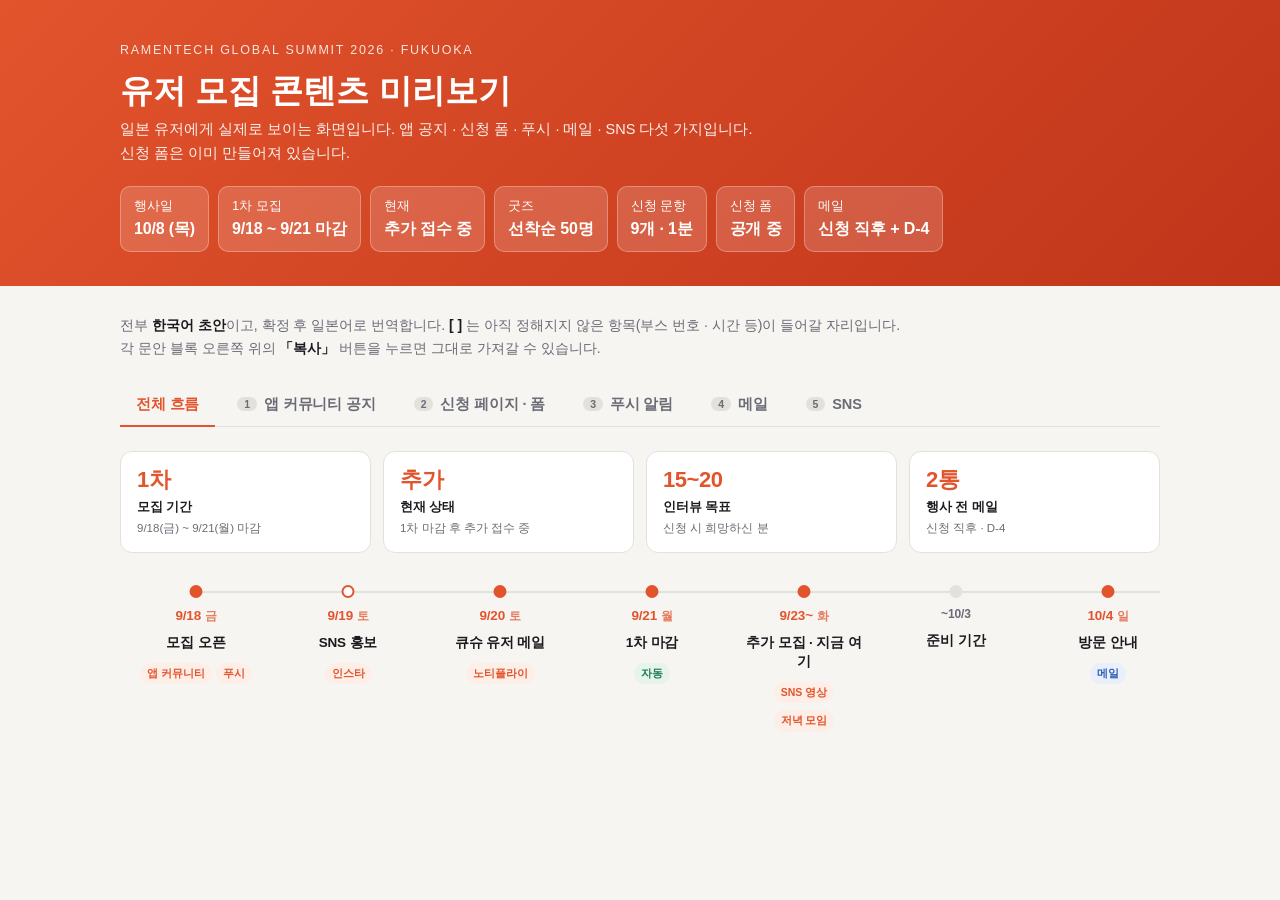
<file: teuida-fukuoka-preview/index.html>
<!doctype html>
<html lang="ko">
<head>
<meta name="robots" content="noindex,nofollow,noarchive">
<meta charset="utf-8">
<meta name="viewport" content="width=device-width, initial-scale=1">
<title>유저 모집 콘텐츠 미리보기 | RamenTech Summit</title>
<style>
  :root{
    --bg:#f6f5f2; --panel:#ffffff; --ink:#1b1b1f; --muted:#6b6b76;
    --line:#e3e1dc; --accent:#e2542c; --accent-soft:#fdeee8;
    --blue:#2f5eb3; --blue-soft:#eaf0fb; --green:#1f7a52; --green-soft:#e6f4ed;
    --amber:#9a6a00; --amber-soft:#fdf2da; --radius:14px;
    --phone-bg:#f2f2f6; --gform:#673ab7;
  }
  @media (prefers-color-scheme: dark){
    :root{
      --bg:#141416; --panel:#1d1d21; --ink:#eceaec; --muted:#9b9ba6;
      --line:#2f2f36; --accent:#ff7a52; --accent-soft:#3a2018;
      --blue:#8fb2f0; --blue-soft:#1b2436; --green:#67c79b; --green-soft:#142a20;
      --amber:#e6b657; --amber-soft:#332a14;
      --phone-bg:#202024; --gform:#b39ddb;
    }
  }
  :root[data-theme="light"]{
    --bg:#f6f5f2; --panel:#ffffff; --ink:#1b1b1f; --muted:#6b6b76;
    --line:#e3e1dc; --accent:#e2542c; --accent-soft:#fdeee8;
    --blue:#2f5eb3; --blue-soft:#eaf0fb; --green:#1f7a52; --green-soft:#e6f4ed;
    --amber:#9a6a00; --amber-soft:#fdf2da; --phone-bg:#f2f2f6; --gform:#673ab7;
  }
  :root[data-theme="dark"]{
    --bg:#141416; --panel:#1d1d21; --ink:#eceaec; --muted:#9b9ba6;
    --line:#2f2f36; --accent:#ff7a52; --accent-soft:#3a2018;
    --blue:#8fb2f0; --blue-soft:#1b2436; --green:#67c79b; --green-soft:#142a20;
    --amber:#e6b657; --amber-soft:#332a14; --phone-bg:#202024; --gform:#b39ddb;
  }
  *{box-sizing:border-box}
  body{
    margin:0; background:var(--bg); color:var(--ink);
    font-family:-apple-system,BlinkMacSystemFont,"Pretendard","Apple SD Gothic Neo","Noto Sans KR",sans-serif;
    line-height:1.65; -webkit-font-smoothing:antialiased;
  }
  .wrap{max-width:1080px; margin:0 auto; padding:0 20px 80px}

  header{background:linear-gradient(135deg,var(--accent) 0%,#c0341a 100%);
    color:#fff; padding:40px 20px 34px; margin-bottom:28px;}
  header .inner{max-width:1040px;margin:0 auto}
  .eyebrow{font-size:12.5px;letter-spacing:.14em;text-transform:uppercase;opacity:.85;margin:0 0 9px}
  header h1{font-size:clamp(23px,4vw,33px);margin:0 0 7px;line-height:1.25;font-weight:800}
  header .sub{font-size:14.5px;opacity:.92;margin:0;max-width:640px}
  .facts{display:flex;flex-wrap:wrap;gap:9px;margin-top:20px}
  .fact{background:rgba(255,255,255,.16);border:1px solid rgba(255,255,255,.28);
    border-radius:10px;padding:8px 13px;font-size:13px}
  .fact b{display:block;font-size:16px;font-weight:700;letter-spacing:-.01em}

  p{margin:0 0 10px}
  ul{margin:0;padding-left:19px}
  li{margin-bottom:5px}
  small{color:var(--muted)}
  .note{border-left:3px solid var(--amber);background:var(--amber-soft);
    padding:13px 16px;border-radius:0 10px 10px 0;font-size:13.5px}
  .note.blue{border-color:var(--blue);background:var(--blue-soft)}
  .note.red{border-color:var(--accent);background:var(--accent-soft)}
  .note b{display:block;margin-bottom:4px}
  .grid{display:grid;gap:14px}
  .g2{grid-template-columns:repeat(auto-fit,minmax(280px,1fr))}
  footer{border-top:1px solid var(--line);padding-top:18px;font-size:12.5px;color:var(--muted);
    max-width:1080px;margin:0 auto;padding-left:20px;padding-right:20px}

  .intro{font-size:14px;color:var(--muted);margin:0 0 20px}
  .intro b{color:var(--ink)}

  /* 탭 */
  .tabs{display:flex;flex-wrap:wrap;gap:6px;margin:0 0 24px;border-bottom:1px solid var(--line);
    position:sticky;top:0;background:var(--bg);z-index:5;padding-top:4px}
  .tab{background:none;border:none;border-bottom:2.5px solid transparent;color:var(--muted);
    font-family:inherit;font-size:14.5px;font-weight:700;padding:11px 16px;cursor:pointer;
    letter-spacing:-.01em;margin-bottom:-1px}
  .tab:hover{color:var(--ink)}
  .tab.active{color:var(--accent);border-bottom-color:var(--accent)}
  .tab .badge{display:inline-block;background:var(--line);color:var(--muted);font-size:10.5px;
    padding:1px 7px;border-radius:99px;margin-right:7px;vertical-align:1px;font-weight:800}
  .tab.active .badge{background:var(--accent-soft);color:var(--accent)}
  .pane{display:none}
  .pane.active{display:block;animation:fade .18s ease}
  @keyframes fade{from{opacity:0;transform:translateY(3px)}to{opacity:1;transform:none}}

  .mock-row{display:grid;grid-template-columns:minmax(290px,340px) 1fr;gap:28px;align-items:start}
  @media(max-width:820px){.mock-row{grid-template-columns:1fr}}
  .mock-label{font-size:11.5px;font-weight:800;letter-spacing:.08em;color:var(--muted);
    text-transform:uppercase;margin:0 0 9px}

  /* SNS 카드 이미지 */
  .cards2{display:grid;grid-template-columns:repeat(auto-fit,minmax(260px,1fr));
    gap:18px;margin:14px 0 22px}
  .cards2 figure{margin:0}
  .cards2 img{width:100%;height:auto;display:block;border-radius:12px;
    border:1px solid var(--line)}
  .cards2 figcaption{font-size:12px;color:var(--muted);line-height:1.7;margin-top:9px}
  .cards2 figcaption b{color:var(--ink,#1b1b1f)}
  .srclabel{font-size:12.5px;font-weight:700;margin:0 0 7px}
  .srclabel .m{font-weight:400;color:var(--muted);font-size:11.5px;margin-left:6px}
  .srcbox{background:var(--panel);border:1px solid var(--line);border-radius:11px;
    padding:15px 17px;margin-bottom:16px;font-size:13px;line-height:1.72;white-space:pre-wrap}

  /* 폰 */
  .phone{background:#111114;border-radius:38px;padding:11px;box-shadow:0 12px 34px rgba(0,0,0,.20);
    max-width:340px;margin:0 auto}
  .phone-in{background:var(--phone-bg);border-radius:29px;overflow:hidden}
  .phone-bar{height:30px;display:flex;align-items:center;justify-content:center;
    background:var(--panel);border-bottom:1px solid var(--line)}
  .phone-bar::before{content:"";width:74px;height:5px;border-radius:99px;background:var(--line)}
  .app-nav{background:var(--panel);padding:11px 15px;border-bottom:1px solid var(--line);
    display:flex;align-items:center;gap:9px;font-size:13.5px;font-weight:700}
  .app-nav .back{color:var(--muted);font-weight:400}
  .app-scroll{max-height:560px;overflow-y:auto;background:var(--panel)}
  .app-post{padding:16px 16px 20px}
  .app-meta{display:flex;align-items:center;gap:8px;margin-bottom:12px}
  .app-avatar{width:30px;height:30px;border-radius:50%;background:var(--accent);color:#fff;
    display:flex;align-items:center;justify-content:center;font-size:13px;font-weight:800;flex:none}
  .app-meta .who{font-size:12.5px;font-weight:700;line-height:1.3}
  .app-meta .when{font-size:11px;color:var(--muted)}
  .app-banner{background:linear-gradient(135deg,var(--accent),#c0341a);color:#fff;border-radius:11px;
    padding:20px 16px;text-align:center;margin-bottom:14px}
  .app-banner .b1{font-size:11px;letter-spacing:.1em;opacity:.9;font-weight:700}
  .app-banner .b2{font-size:19px;font-weight:800;margin:5px 0 3px;letter-spacing:-.02em}
  .app-banner .b3{font-size:12px;opacity:.92}
  .app-body{font-size:13px;line-height:1.72;white-space:pre-wrap}
  .app-cta{display:block;background:var(--accent);color:#fff;text-align:center;font-weight:800;
    font-size:13.5px;padding:13px;border-radius:11px;margin:14px 0 6px}
  .app-comment{border-top:1px solid var(--line);padding:14px 16px;background:var(--bg)}
  .app-comment .pin{font-size:10.5px;font-weight:800;color:var(--accent);letter-spacing:.05em;margin-bottom:6px}
  .app-comment .ctext{font-size:12px;line-height:1.7;white-space:pre-wrap;color:var(--muted)}

  /* 잠금화면 */
  .lock{background:linear-gradient(160deg,#2a2f45,#13161f);border-radius:34px;padding:30px 14px 22px;
    max-width:320px;margin:0 auto;box-shadow:0 12px 34px rgba(0,0,0,.25)}
  .lock-time{text-align:center;color:#fff;margin-bottom:22px}
  .lock-time .t{font-size:44px;font-weight:300;letter-spacing:-.02em;line-height:1}
  .lock-time .d{font-size:12.5px;opacity:.75;margin-top:2px}
  .push{background:rgba(255,255,255,.90);border-radius:16px;padding:11px 13px;margin-bottom:9px;
    display:flex;gap:10px;align-items:flex-start}
  .push .ico{width:26px;height:26px;border-radius:7px;background:var(--accent);color:#fff;flex:none;
    display:flex;align-items:center;justify-content:center;font-size:13px;font-weight:800}
  .push .pc{flex:1;min-width:0;color:#111}
  .push .ph{display:flex;justify-content:space-between;gap:8px;font-size:11px;color:#666}
  .push .pt{font-size:13px;font-weight:700;margin:1px 0;color:#000}
  .push .pb{font-size:12.5px;line-height:1.45;color:#222}

  /* 구글 폼 */
  .gform{background:var(--panel);border:1px solid var(--line);border-radius:12px;overflow:hidden;max-width:620px}
  .gform-top{height:9px;background:var(--gform)}
  .gform-hero{background:linear-gradient(135deg,var(--accent),#c0341a);color:#fff;padding:26px 22px;text-align:center}
  .gform-hero .h1{font-size:18px;font-weight:800;letter-spacing:-.02em}
  .gform-hero .h2{font-size:12px;opacity:.9;margin-top:4px}
  .gform-sec{padding:20px 22px;border-bottom:1px solid var(--line)}
  .gform-title{font-size:19px;font-weight:700;letter-spacing:-.02em;margin-bottom:10px}
  .gform-desc{font-size:12.8px;line-height:1.75;white-space:pre-wrap;color:var(--muted)}
  .q{padding:16px 22px;border-bottom:1px solid var(--line)}
  .q:last-child{border-bottom:none}
  .q .qt{font-size:14px;font-weight:600;line-height:1.5}
  .q .qt .req{color:#d93025;margin-left:2px}
  .q .qd{font-size:12px;color:var(--muted);margin-top:4px;line-height:1.6}
  .q .qin{margin-top:11px;border-bottom:1px solid var(--line);padding-bottom:6px;font-size:12.5px;color:var(--muted)}
  .q .opt{display:flex;align-items:flex-start;gap:9px;margin-top:9px;font-size:13px}
  .q .radio{width:15px;height:15px;border:2px solid var(--muted);border-radius:50%;flex:none;margin-top:2px}
  .q .box{width:15px;height:15px;border:2px solid var(--muted);border-radius:3px;flex:none;margin-top:2px}
  .q.opt-q{background:var(--bg)}
  .q .qnum{font-size:10.5px;font-weight:800;color:var(--accent);letter-spacing:.06em;margin-bottom:5px}
  .gform-submit{padding:18px 22px;display:flex;justify-content:space-between;align-items:center;gap:12px}
  .gform-btn{background:var(--gform);color:#fff;font-size:13.5px;font-weight:700;padding:9px 24px;border-radius:5px}
  .gform-done{background:var(--green-soft);border:1px solid var(--green);border-radius:12px;
    padding:18px 20px;font-size:13px;line-height:1.75;white-space:pre-wrap}

  /* 복사 버튼 */
  .copywrap{position:relative}
  .copybtn{position:absolute;top:8px;right:8px;z-index:2;
    border:1px solid var(--line);background:var(--panel);color:var(--muted);
    font-family:inherit;font-size:11.5px;font-weight:700;padding:5px 11px;
    border-radius:7px;cursor:pointer;opacity:.75;transition:.15s}
  .copywrap:hover .copybtn{opacity:1}
  .copybtn:hover{color:var(--accent);border-color:var(--accent)}
  .copybtn.done{color:var(--green);border-color:var(--green);opacity:1}

  /* 가로 타임라인 */
  .tline{display:flex;overflow-x:auto;padding:26px 0 12px;margin-bottom:24px}
  .tstep{flex:1 0 152px;position:relative;padding:0 12px}
  .tstep::before{content:"";position:absolute;top:-14px;left:0;right:0;height:2px;background:var(--line)}
  .tstep:first-child::before{left:50%}
  .tstep:last-child::before{right:50%}
  .tdot{position:absolute;top:-20px;left:50%;transform:translateX(-50%);
    width:13px;height:13px;border-radius:50%;background:var(--panel);border:2.5px solid var(--accent)}
  .tstep.gap .tdot{border-color:var(--line);background:var(--line)}
  .tstep.big .tdot{background:var(--accent)}
  .tdate{font-size:13.5px;font-weight:800;color:var(--accent);letter-spacing:-.01em;text-align:center}
  .tstep.gap .tdate{color:var(--muted);font-size:12px}
  .tdate span{font-weight:600;opacity:.75;font-size:12px}
  .ttitle{font-size:13.5px;font-weight:700;margin:7px 0 6px;text-align:center;line-height:1.4;letter-spacing:-.01em}
  .tch{text-align:center}
  .ch{display:inline-block;font-size:10.5px;font-weight:700;padding:2px 7px;border-radius:99px;
    background:var(--blue-soft);color:var(--blue);margin:0 2px 3px}
  .ch.o{background:var(--accent-soft);color:var(--accent)}
  .ch.g{background:var(--green-soft);color:var(--green)}
  .sum{display:grid;grid-template-columns:repeat(auto-fit,minmax(150px,1fr));gap:12px;margin-bottom:26px}
  .sum .box{background:var(--panel);border:1px solid var(--line);border-radius:12px;padding:15px 16px}
  .sum .v{font-size:22px;font-weight:800;letter-spacing:-.02em;color:var(--accent);line-height:1.15}
  .sum .k{font-size:12.5px;font-weight:700;margin-top:5px}
  .sum .d{font-size:11.5px;color:var(--muted);margin-top:2px;line-height:1.5}

  /* 메일 */
  .mail{background:var(--panel);border:1px solid var(--line);border-radius:12px;overflow:hidden;margin-bottom:20px}
  .mail-head{padding:13px 18px;border-bottom:1px solid var(--line);background:var(--bg)}
  .mail-subj{font-size:14px;font-weight:700;letter-spacing:-.01em}
  .mail-from{font-size:11.5px;color:var(--muted);margin-top:3px}
  .mail-body{padding:18px 20px;font-size:13px;line-height:1.8;white-space:pre-wrap}
  .mail-when{display:inline-block;font-size:11px;font-weight:800;background:var(--accent-soft);
    color:var(--accent);padding:3px 10px;border-radius:99px;margin-bottom:9px}

  /* SNS */
  .ig{background:var(--panel);border:1px solid var(--line);border-radius:12px;overflow:hidden;max-width:330px}
  .ig-top{display:flex;align-items:center;gap:8px;padding:10px 12px;border-bottom:1px solid var(--line)}
  .ig-av{width:27px;height:27px;border-radius:50%;background:var(--accent);color:#fff;font-size:12px;
    font-weight:800;display:flex;align-items:center;justify-content:center}
  .ig-name{font-size:12.5px;font-weight:700}
  .ig-img{aspect-ratio:1;background:linear-gradient(135deg,var(--accent),#c0341a);color:#fff;
    display:flex;flex-direction:column;align-items:center;justify-content:center;text-align:center;padding:22px;gap:6px}
  .ig-img .i1{font-size:11px;letter-spacing:.12em;font-weight:700;opacity:.9}
  .ig-img .i2{font-size:23px;font-weight:800;line-height:1.25;letter-spacing:-.02em}
  .ig-img .i3{font-size:12.5px;opacity:.93;margin-top:4px}
  .ig-cap{padding:12px;font-size:12px;line-height:1.7;white-space:pre-wrap}
</style>
</head>
<body>

<header>
  <div class="inner">
    <p class="eyebrow">RamenTech Global Summit 2026 · Fukuoka</p>
    <h1>유저 모집 콘텐츠 미리보기</h1>
    <p class="sub">일본 유저에게 실제로 보이는 화면입니다. 앱 공지 · 신청 폼 · 푸시 · 메일 · SNS 다섯 가지입니다. 신청 폼은 이미 만들어져 있습니다.</p>
    <div class="facts">
      <div class="fact">행사일<b>10/8 (목)</b></div>
      <div class="fact">1차 모집<b>9/18 ~ 9/21 마감</b></div>
      <div class="fact">현재<b>추가 접수 중</b></div>
      <div class="fact">굿즈<b>선착순 50명</b></div>
      <div class="fact">신청 문항<b>9개 · 1분</b></div>
      <div class="fact">신청 폼<b>공개 중</b></div>
      <div class="fact">메일<b>신청 직후 + D-4</b></div>
    </div>
  </div>
</header>

<div class="wrap">

  <p class="intro">전부 <b>한국어 초안</b>이고, 확정 후 일본어로 번역합니다. <b>[  ]</b> 는 아직 정해지지 않은 항목(부스 번호 · 시간 등)이 들어갈 자리입니다.<br>
  각 문안 블록 오른쪽 위의 <b>「복사」</b> 버튼을 누르면 그대로 가져갈 수 있습니다.</p>

  <div class="tabs">
    <button class="tab active" data-pane="pane-flow">전체 흐름</button>
    <button class="tab" data-pane="pane-app"><span class="badge">1</span>앱 커뮤니티 공지</button>
    <button class="tab" data-pane="pane-form"><span class="badge">2</span>신청 페이지 · 폼</button>
    <button class="tab" data-pane="pane-push"><span class="badge">3</span>푸시 알림</button>
    <button class="tab" data-pane="pane-mail"><span class="badge">4</span>메일</button>
    <button class="tab" data-pane="pane-sns"><span class="badge">5</span>SNS</button>
  </div>

  <!-- ── 탭 0 : 전체 흐름 ── -->
  <div class="pane active" id="pane-flow">
    <div class="sum">
      <div class="box"><div class="v">1차</div><div class="k">모집 기간</div><div class="d">9/18(금) ~ 9/21(월) 마감</div></div>
      <div class="box"><div class="v">추가</div><div class="k">현재 상태</div><div class="d">1차 마감 후 추가 접수 중</div></div>
      <div class="box"><div class="v">15~20</div><div class="k">인터뷰 목표</div><div class="d">신청 시 희망하신 분</div></div>
      <div class="box"><div class="v">2통</div><div class="k">행사 전 메일</div><div class="d">신청 직후 · D-4</div></div>
    </div>

    <div class="tline">
      <div class="tstep big"><div class="tdot"></div>
        <div class="tdate">9/18 <span>금</span></div>
        <div class="ttitle">모집 오픈</div>
        <div class="tch"><span class="ch o">앱 커뮤니티</span><span class="ch o">푸시</span></div></div>
      <div class="tstep"><div class="tdot"></div>
        <div class="tdate">9/19 <span>토</span></div>
        <div class="ttitle">SNS 홍보</div>
        <div class="tch"><span class="ch o">인스타</span></div></div>
      <div class="tstep big"><div class="tdot"></div>
        <div class="tdate">9/20 <span>토</span></div>
        <div class="ttitle">큐슈 유저 메일</div>
        <div class="tch"><span class="ch o">노티플라이</span></div></div>
      <div class="tstep big"><div class="tdot"></div>
        <div class="tdate">9/21 <span>월</span></div>
        <div class="ttitle">1차 마감</div>
        <div class="tch"><span class="ch g">자동</span></div></div>
      <div class="tstep big"><div class="tdot"></div>
        <div class="tdate">9/23~ <span>화</span></div>
        <div class="ttitle">추가 모집 &middot; 지금 여기</div>
        <div class="tch"><span class="ch o">SNS 영상</span><span class="ch o">저녁 모임</span></div></div>
      <div class="tstep gap"><div class="tdot"></div>
        <div class="tdate">~10/3</div>
        <div class="ttitle">준비 기간</div></div>
      <div class="tstep big"><div class="tdot"></div>
        <div class="tdate">10/4 <span>일</span></div>
        <div class="ttitle">방문 안내</div>
        <div class="tch"><span class="ch">메일</span></div></div>
      <div class="tstep big"><div class="tdot"></div>
        <div class="tdate">10/8 <span>목</span></div>
        <div class="ttitle">행사 당일</div></div>
    </div>

  </div>

  <!-- ── 탭 1 ── -->
  <div class="pane" id="pane-app">
    <div class="mock-row">
      <div>
        <p class="mock-label">앱 화면 미리보기</p>
        <div class="phone">
          <div class="phone-in">
            <div class="phone-bar"></div>
            <div class="app-nav"><span class="back">‹</span> 커뮤니티 · 공지</div>
            <div class="app-scroll">
              <div class="app-post">
                <div class="app-meta">
                  <div class="app-avatar">T</div>
                  <div><div class="who">트이다 공식</div><div class="when">📌 고정됨 · 9월 18일</div></div>
                </div>
                <div class="app-body">🍜 트이다가 후쿠오카에 갑니다!

10월 8일(목), RamenTech Global Summit에
트이다 부스를 엽니다.

🎁 신청해 주신 선착순 50분께
　 오리지널 키링 + 티셔츠를 드려요
　 당일 부스에서 직접 전달합니다 (배송 없음)
　 ※ 당일 현장 선착순이 아니라,
　 　 미리 신청하셔야 합니다

📅 10월 8일(목)
📍 大名カンファレンス
　 (아카사카역 도보 3분)</div>
                <div class="app-body">
▼ 참가 신청은 이쪽에서 (9월 21일(월) 마감)
<span style="color:var(--blue);word-break:break-all">https://docs.google.com/forms/d/e/1FAIpQLSf9ZtF1orp0uiZWr5vNc05h0PGpsfBUm6-Nq0F4Y2jtoDUZ4w/viewform</span>
</div>
                <div class="app-body" style="font-size:12px;color:var(--muted)">※ 행사장 입장에는 주최 측의 사전 등록이 필요합니다.
　 신청 페이지에서 순서대로 안내해 드릴게요!

궁금한 점은 댓글 또는 메일로 편하게 물어봐 주세요.
✉️ gekang@teuida.net
여러분을 만날 날을 기다리고 있겠습니다 🙌
— 트이다 팀 드림</div>
              </div>
            </div>
          </div>
        </div>
      </div>

      <div>
        <p class="mock-label">전체 원문</p>
        <p class="srclabel">공지 본문<span class="m">배너 이미지 1장 첨부 · 상단 고정</span></p>
        <div class="srcbox">🍜 트이다가 후쿠오카에 갑니다!

10월 8일(목), RamenTech Global Summit에
트이다 부스를 엽니다.

🎁 신청해 주신 선착순 50분께
　 오리지널 키링 + 티셔츠를 드려요
　 당일 부스에서 직접 전달합니다 (배송 없음)
　 ※ 당일 현장 선착순이 아니라, 미리 신청하셔야 합니다

📅 10월 8일(목)
📍 大名カンファレンス (아카사카역 도보 3분)

▼ 신청은 이쪽에서 (9월 21일(월) 마감)
https://docs.google.com/forms/d/e/1FAIpQLSf9ZtF1orp0uiZWr5vNc05h0PGpsfBUm6-Nq0F4Y2jtoDUZ4w/viewform

※ 행사장 입장에는 주최 측의 사전 등록도 필요합니다.
　 신청 페이지에서 순서대로 안내해 드릴게요!

자세한 내용은 신청 페이지에서 확인하실 수 있어요.
궁금한 점은 댓글로 편하게 물어봐 주세요 🙌
— 트이다 팀 드림</div>
        <p class="srclabel" style="margin-top:16px">🇯🇵 日本語<span class="m">실제 게시용</span></p>
        <div class="srcbox">🍜 TEUIDAが福岡に行きます！

10月8日(木)、RAMEN TECH GLOBAL SUMMIT に
TEUIDAブースを出展します。

🎁 お申し込み先着50名様に
　 オリジナルキーホルダー ＋ Tシャツをプレゼント
　 当日ブースで直接お渡しします (発送はありません)
　 ※ 当日会場での先着ではなく、事前のお申し込みが必要です

📅 10月8日(木)
📍 大名カンファレンス (赤坂駅から徒歩3分)

▼ お申し込みはこちら ([  ]締切)
https://docs.google.com/forms/d/e/1FAIpQLSf9ZtF1orp0uiZWr5vNc05h0PGpsfBUm6-Nq0F4Y2jtoDUZ4w/viewform

※ 会場への入場には、主催者側の事前登録も必要です。
　 お申し込みページで順番にご案内しますね！

詳しい内容はお申し込みページでご確認いただけます。
ご不明な点はコメントでお気軽にどうぞ 🙌
— TEUIDAチームより</div>

      </div>
    </div>
  </div>

  <!-- ── 탭 2 ── -->
  <div class="pane" id="pane-form">
    

    <div class="mock-row" style="grid-template-columns:1fr 1fr">
      <div>
        <p class="mock-label">신청 페이지</p>
        <div class="gform">
          <div class="gform-top"></div>
          <div class="gform-hero">
            <div class="h1">🍜 트이다 부스 참가 신청</div>
            <div class="h2">RAMEN TECH GLOBAL SUMMIT 2026 · 10.08 THU · FUKUOKA</div>
          </div>
          <div class="gform-sec" style="border-bottom:none">
            <div style="font-size:13px;line-height:1.9">
              <b>폼이 만들어졌습니다.</b> 아래 링크를 공지 · SNS에 사용하세요.<br><br>
              <a href="https://docs.google.com/forms/d/e/1FAIpQLSf9ZtF1orp0uiZWr5vNc05h0PGpsfBUm6-Nq0F4Y2jtoDUZ4w/viewform" target="_blank" rel="noopener"
                 style="color:var(--blue);word-break:break-all;font-size:12.5px">https://docs.google.com/forms/d/e/1FAIpQLSf9ZtF1orp0uiZWr5vNc05h0PGpsfBUm6-Nq0F4Y2jtoDUZ4w/viewform</a>
              <br><br>
              <span style="color:var(--muted);font-size:12.5px">
              📌 1차 접수 : 9월 18일(금) ~ 9월 21일(월) · 마감됨<br>
              📌 추가 접수 : 마감일 미정 — 폼의 자동 마감 설정을 풀어야 합니다<br>
              📌 문항 : 9개 (필수 7 · 선택 2) · 작성 1분
              </span>
            </div>
          </div>
        </div>

      </div>

      <div>
        <p class="mock-label">제출 완료 화면</p>
        <div class="gform-done" style="margin-bottom:18px">신청해 주셔서 감사합니다! 🙌

📬 앞으로의 흐름
[  ] 신청 마감
10/4 (일) 방문 안내 메일 발송
　　　　　 (부스 운영 시간과 위치를 알려드려요)
10/8 (목) 행사 당일 — 부스에서 만나요!

※ 다음 연락은 10월 4일(일)입니다.
　 그때까지 연락이 없어도 걱정하지 마세요!

🎒 당일 가져오실 것
· 행사 사전 등록 확인 메일 또는 QR 코드 (입장에 필요합니다)
· 트이다 앱이 설치된 스마트폰 (로그인된 상태로)

※ 굿즈는 선착순 50분께 드립니다.

📩 연락은 이 메일 주소로만 드립니다.
　 메일이 보이지 않으면 스팸함도 확인해 주세요!

🙏 오실 수 없게 되면 알려주세요
　 준비 수량을 다시 계산할 수 있어서 큰 도움이 됩니다.
　 이 메일에 답장만 주시면 됩니다!

곧 다시 연락드릴게요. 감사합니다 😊</div>

      </div>
    </div>
  </div>

  <!-- ── 탭 3 ── -->
  <div class="pane" id="pane-push">
    <div class="mock-row">
      <div>
        <p class="mock-label">잠금화면 미리보기</p>
        <div class="lock">
          <div class="lock-time"><div class="t">20:31</div><div class="d">9월 18일 금요일</div></div>
          <div class="push">
            <div class="ico">T</div>
            <div class="pc">
              <div class="ph"><span>트이다</span><span>지금</span></div>
              <div class="pt">트이다가 후쿠오카에 갑니다 🍜</div>
              <div class="pb">10/8 RamenTech Summit 부스에서 만나요! 선착순 50분께 키링과 티셔츠를 드립니다.</div>
            </div>
          </div>
        </div>
      </div>

      <div>
        <p class="mock-label">전체 원문</p>
        <p class="srclabel">푸시 — 모집 오픈<span class="m">9/18(금) 20~21시대</span></p>
        <div class="srcbox">제목 : 트이다가 후쿠오카에 갑니다 🍜

본문 : 10/8 RamenTech Summit 부스에서 만나요! 선착순 50분께 키링과 티셔츠를 드립니다. 신청 방법 확인하기 →</div>
        <p class="srclabel" style="margin-top:16px">🇯🇵 日本語<span class="m">제목 14자 · 본문 45자</span></p>
        <div class="srcbox">タイトル : TEUIDAが福岡に行きます 🍜

本文 : 10/8 福岡のブースでお会いしましょう！先着50名様にオリジナルグッズをプレゼント。お申し込みはこちら →</div>

        

        

      </div>
    </div>
  </div>

  <!-- ── 탭 4 : 메일 ── -->
  <div class="pane" id="pane-mail">

    <div class="mock-row" style="grid-template-columns:minmax(300px,640px) 1fr">
      <div>
        <p class="mock-label">메일 문안 — 신청 직후 1통 + 행사 전 1통 + 사후 1통</p>

        <div class="mail">
          <div class="mail-head">
            <div class="mail-when">신청 직후 · 접수 확인 + 사전등록 재확인</div>
            <div class="mail-subj">【TEUIDA】お申し込みを受け付けました（10/8 福岡）</div>
            <div class="mail-from">TEUIDA ルナ · gekang@teuida.net 에서 한 명씩 발송</div>
          </div>
          <div class="mail-body">{お名前}様

このたびはお申し込みいただき、ありがとうございます。
TEUIDAのルナと申します。

10月8日(木)、福岡のTEUIDAブースへのお申し込みを承りました。

──────────────────
📅 10月8日(木)
📍 大名カンファレンス
　 福岡市中央区大名2-6-50
　 地下鉄 赤坂駅から徒歩3分
🎁 オリジナルTシャツ ＆ キーホルダー 各1点
　 Tシャツサイズ：{サイズ}
──────────────────

■ 会場へのご入場について（必ずご確認ください）

会場へのご入場には、イベント主催者の事前登録（無料）が必要です。
まだお済みでない場合は、こちらからご登録をお願いいたします。

https://luma.com/td74qqz9

ご登録がないと当日ご入場いただけない場合がございますので、
お早めにお願いいたします。

■ 今後のご連絡について

10月4日(日)に、ブースの詳しい場所と時間をお送りします。

■ 当日お持ちいただくもの

・イベント事前登録の確認メール または QRコード
・TEUIDAアプリが入ったスマートフォン（ログインした状態で）

■ ご都合が悪くなった場合

ご用意の都合がありますので、
このメールにご返信いただけますと幸いです。

グッズは当日ブースで直接お渡しいたします。
（発送は行っておりません）

福岡でお会いできるのを楽しみにしています。

TEUIDA ルナ
gekang@teuida.net</div>
        </div>

        <p class="srclabel" style="margin:22px 0 7px">
          ※ <b>{お名前}</b> 은 「お名前 (漢字)」 답변, <b>{サイズ}</b> 는 「Tシャツサイズ」 답변으로 바꿔 넣으세요.<br>
          ※ 여러 명을 받는사람·참조에 함께 넣으면 서로의 메일 주소가 보입니다. 한 통씩 보내세요.
        </p>

        <div class="mail">
          <div class="mail-head">
            <div class="mail-when">10/4 (일) · D-4 · 행사 전 유일한 연락</div>
            <div class="mail-subj">【트이다】10/8(목) 부스 방문 안내</div>
            <div class="mail-from">트이다 팀 · 메일로만 발송</div>
          </div>
          <div class="mail-body">[성함]님, 안녕하세요. 트이다 팀입니다.
이번 주 목요일, 드디어 후쿠오카에서 만나 뵙게 되었습니다!

■ 오시는 시간
　행사 시간([  ]) 중 편하실 때 들러주세요.
　정해진 시각은 없습니다!

　💡 조금이라도 여유롭게 이야기 나누고 싶으시면
　　 [  ] 이후가 좋습니다.
　　 점심시간([  ])은 가장 붐빕니다.

■ 장소
　大名カンファレンス (3·4F)
　福岡市中央区大名2-6-50 福岡大名ガーデンシティ・タワー
　▶ 트이다 부스 : [구역명 · 부스 번호]
　지도 보기 → [구글맵 링크]

■ 오시는 길
　지하철 공항선 아카사카역 5번 출구에서 도보 3분
　텐진역에서도 도보 2분입니다.
　건물에 들어오시면 [3F / 4F]로 올라와 주세요.
　엘리베이터에서 내리시면 [방향]에 트이다 부스가 있습니다.

■ 가져오실 것
　· RamenTech 사전 등록 확인 메일 또는 QR 코드
　　→ 입장에 반드시 필요합니다!
　· 트이다 앱이 설치된 스마트폰 (로그인된 상태로)

■ 부스에서 하실 수 있는 것
　🎁 오리지널 키링 [＋ 티셔츠 (사이즈 ○)] 수령
　📱 최신 트이다 앱 체험
　💬 트이다 팀과 이야기 나누기
　　 [희망하신 분 — 안내 시간 ○○:○○]

■ 당일 연락처
　부스를 못 찾으시거나 궁금한 점이 있으시면 연락 주세요.
　✉️ gekang@teuida.net
　※ 당일에는 답장이 늦어질 수 있습니다.
　　 회장에서는 안내 데스크에 「트이다 부스」를 물어봐 주세요!

■ 혹시 오실 수 없게 되셨다면
　이 메일에 답장만 주시면 됩니다.
　준비 수량을 다시 계산할 수 있어서 큰 도움이 됩니다!
　(오실 수 있는 분은 따로 답장하지 않으셔도 괜찮아요)

목요일에 뵙겠습니다 🙌
트이다 팀 드림</div>
        <p class="srclabel" style="margin:14px 0 6px">🇯🇵 日本語<span class="m">실제 발송용</span></p>
        <div class="srcbox">件名 : 【TEUIDA】10/8(木) ブースご来場のご案内

[お名前]様

こんにちは、TEUIDAチームです。
今週木曜日、いよいよ福岡でお会いできますね！

■ ご来場時間
　 イベント時間([  ])の中で、
　 ご都合のよい時間にお立ち寄りください。
　 決まった時間はありません！

　 💡 ゆっくりお話ししたい方は[  ]以降がおすすめです。
　 　 お昼の時間帯([  ])が一番混み合います。

■ 場所
　 大名カンファレンス (3・4F)
　 福岡市中央区大名2-6-50 福岡大名ガーデンシティ・タワー
　 ▶ TEUIDAブース : [区域名・ブース番号]
　 地図はこちら → [Googleマップリンク]

■ アクセス
　 地下鉄空港線 赤坂駅 5番出口から徒歩3分
　 天神駅からも徒歩2分です。
　 建物に入りましたら[3F / 4F]へお上がりください。
　 エレベーターを降りて[方向]にTEUIDAブースがあります。

■ お持ちいただくもの
　 ・イベント事前登録の確認メールまたはQRコード
　 　→ 入場に必要です！
　 ・TEUIDAアプリが入ったスマートフォン (ログインした状態で)

■ ブースでできること
　 🎁 オリジナルキーホルダー[＋ Tシャツ (サイズ ○)] のお受け取り
　 📱 最新のTEUIDAアプリ体験
　 💬 TEUIDAチームとのおしゃべり
　 　 [ご希望の方 — ○○:○○にご案内します]

■ 当日のお問い合わせ
　 ブースが見つからない場合はご連絡ください。
　 ✉️ gekang@teuida.net
　 ※ 当日は返信が遅れる場合があります。
　 　 会場では受付で「TEUIDAブース」とお尋ねください！

■ お越しになれなくなった場合
　 このメールにご返信いただくだけで大丈夫です。
　 準備数を調整できるので、とても助かります！
　 (ご来場いただける方は、返信不要です)

木曜日にお会いしましょう 🙌
TEUIDAチーム</div>
        </div>

        <div class="mail">
          <div class="mail-head">
            <div class="mail-when">10/9 (금) · 감사 인사</div>
            <div class="mail-subj">【트이다】어제는 정말 감사했습니다 🙏</div>
            <div class="mail-from">트이다 팀 · 방문하신 분께만</div>
          </div>
          <div class="mail-body">[성함]님, 어제 부스에 와주셔서 정말 감사했습니다.

여러분을 직접 만나 뵙고 이야기를 들을 수 있었던 것이
저희에게는 무엇보다 소중한 하루였습니다.

💬 들려주신 이야기는 하나도 빠짐없이 팀에 공유했습니다.
　 앞으로의 트이다에서 만나실 수 있도록 하겠습니다.

또 이런 자리를 만들 수 있도록 노력할게요.
앞으로도 트이다와 함께해 주세요!

트이다 팀 드림</div>
        <p class="srclabel" style="margin:14px 0 6px">🇯🇵 日本語<span class="m">실제 발송용</span></p>
        <div class="srcbox">件名 : 【TEUIDA】昨日はありがとうございました 🙏

[お名前]様

昨日はブースにお越しいただき、本当にありがとうございました。

皆さんに直接お会いして、お話を聞かせていただけたことが
私たちにとって何よりも大切な一日になりました。

💬 いただいたお話は、ひとつ残らずチームで共有しました。
　 これからのTEUIDAでお返しできるよう頑張ります。

またこのような機会をつくれるよう努力します。
これからもTEUIDAをよろしくお願いします！

TEUIDAチームより</div>
        </div>
      </div>

      <div>
      </div>
    </div>
  </div>

  <!-- ── 탭 5 : SNS ── -->
  <div class="pane" id="pane-sns">

    <p class="mock-label">인스타그램 캐러셀 2장 — 실제 업로드본</p>

    <div class="cards2">
      <figure>
        <img src="card1.png" alt="카드 1 — 굿즈 프레젠트">
        <figcaption><b>1 — 후킹.</b> 하단 띠에 굿즈명을 얹었습니다.
          사진만으로는 키링이 뭔지 안 읽히는데, 글자가 있으면 바로 잡힙니다.</figcaption>
      </figure>
      <figure>
        <img src="card2.png" alt="카드 2 — 받는 방법 3스텝">
        <figcaption><b>2 — 받는 방법.</b> ①신청기간 ②이벤트일(10/8) ③현장수령이
          스텝으로 갈립니다. 두 날짜가 섞이지 않습니다.</figcaption>
      </figure>
    </div>

    <p class="srclabel" style="margin:4px 0 18px">
      인스타그램은 <b>캡션에도 댓글에도 링크가 눌리지 않습니다.</b>
      눌리는 곳은 <b>프로필 링크</b>와 <b>스토리 링크 스티커</b> 둘뿐이라 글은 전부 프로필로 보냅니다.<br>
      <b>올리기 전에</b> 프로필 링크를 신청 폼 주소로 바꿔두세요. 안 바꾸면 들어온 사람이 되돌아 나갑니다.
    </p>

    <p class="srclabel">① 피드 캡션<span class="m">인스타는 첫 두 줄만 펼쳐 보여줍니다</span></p>
    <div class="srcbox">【福岡】TEUIDAのグッズが無料でもらえます 🎁
10/8(木)・お申し込み先着50名様・入場無料(要事前登録)

10月8日(木)、福岡で開かれる
「RAMEN TECH GLOBAL SUMMIT」に
TEUIDAがブースを出します。

お申し込みいただいた先着50名様に
オリジナルTシャツとキーホルダーを
当日ブースで直接お渡しします。

▼ 受け取りまでの3ステップ
① 応募フォームを送信（〜[  ]）
② 10/8(木) 会場のTEUIDAブースへ
③ その場でグッズをお渡し

📍 大名カンファレンス
　 地下鉄 赤坂駅から徒歩3分
🗓 10月8日(木) TEUIDAブース [  ]
🎫 入場無料

※ 会場への入場には、主催者側の事前登録が必要です
※ グッズは会場でのお渡しのみ・発送はありません
※ 定員に達し次第、受付を終了します

お申し込みはプロフィールのリンクから 💚</div>

    <p class="srclabel" style="margin-top:18px">② 첫 댓글<span class="m">해시태그는 분리하면 글이 깔끔해집니다</span></p>
    <div class="srcbox">#TEUIDA #韓国語 #韓国語勉強 #韓国語学習 #韓国語勉強中 #ハングル #ハングル勉強
#福岡 #福岡イベント #天神 #博多 #赤坂 #福岡グルメ
#RAMENTECH #韓国好きな人と繋がりたい #語学学習</div>

    <p class="srclabel" style="margin-top:18px">③ 스토리<span class="m">링크 스티커와 함께 · 카드 1장을 배경으로</span></p>
    <div class="srcbox">福岡でTEUIDAグッズが
無料でもらえます 🎁

Tシャツ＆キーホルダー
10/8(木) 大名カンファレンス
お申し込み先着50名様

入場無料（要事前登録）
応募は [  ] まで

▼ こちらから応募</div>

    <p class="srclabel" style="margin-top:18px">④ 마감 직전 스토리<span class="m">1차 마감 때 쓴 것 · 추가 모집에 다시 쓰려면 날짜를 바꾸세요</span></p>
    <div class="srcbox">応募は明日まで ⏰

福岡・10/8(木)のTEUIDAブースで
Tシャツとキーホルダーを無料でお渡しします。

参加費もかかりません。
まだ間に合います。

▼ こちらから応募</div>

  </div>

</div>

<script>
// 복사 버튼 자동 삽입
(function(){
  var sel = '.srcbox, .gform-done, .mail-body, .app-post .app-body';
  document.querySelectorAll(sel).forEach(function(el){
    if (el.dataset.nocopy) return;
    if (el.innerText.trim().length < 30) return;
    var wrap = document.createElement('div');
    wrap.className = 'copywrap';
    el.parentNode.insertBefore(wrap, el);
    wrap.appendChild(el);
    var btn = document.createElement('button');
    btn.className = 'copybtn';
    btn.textContent = '복사';
    btn.addEventListener('click', function(){
      navigator.clipboard.writeText(el.innerText).then(function(){
        btn.textContent = '복사됨 ✓';
        btn.classList.add('done');
        setTimeout(function(){ btn.textContent='복사'; btn.classList.remove('done'); }, 1600);
      });
    });
    wrap.appendChild(btn);
  });
})();

document.querySelectorAll('.tab').forEach(function(t){
  t.addEventListener('click', function(){
    document.querySelectorAll('.tab').forEach(function(x){x.classList.remove('active')});
    document.querySelectorAll('.pane').forEach(function(x){x.classList.remove('active')});
    t.classList.add('active');
    var p = document.getElementById(t.dataset.pane);
    if(p) p.classList.add('active');
    window.scrollTo({top:0,behavior:'smooth'});
  });
});
</script>
</body>
</html>
</file>
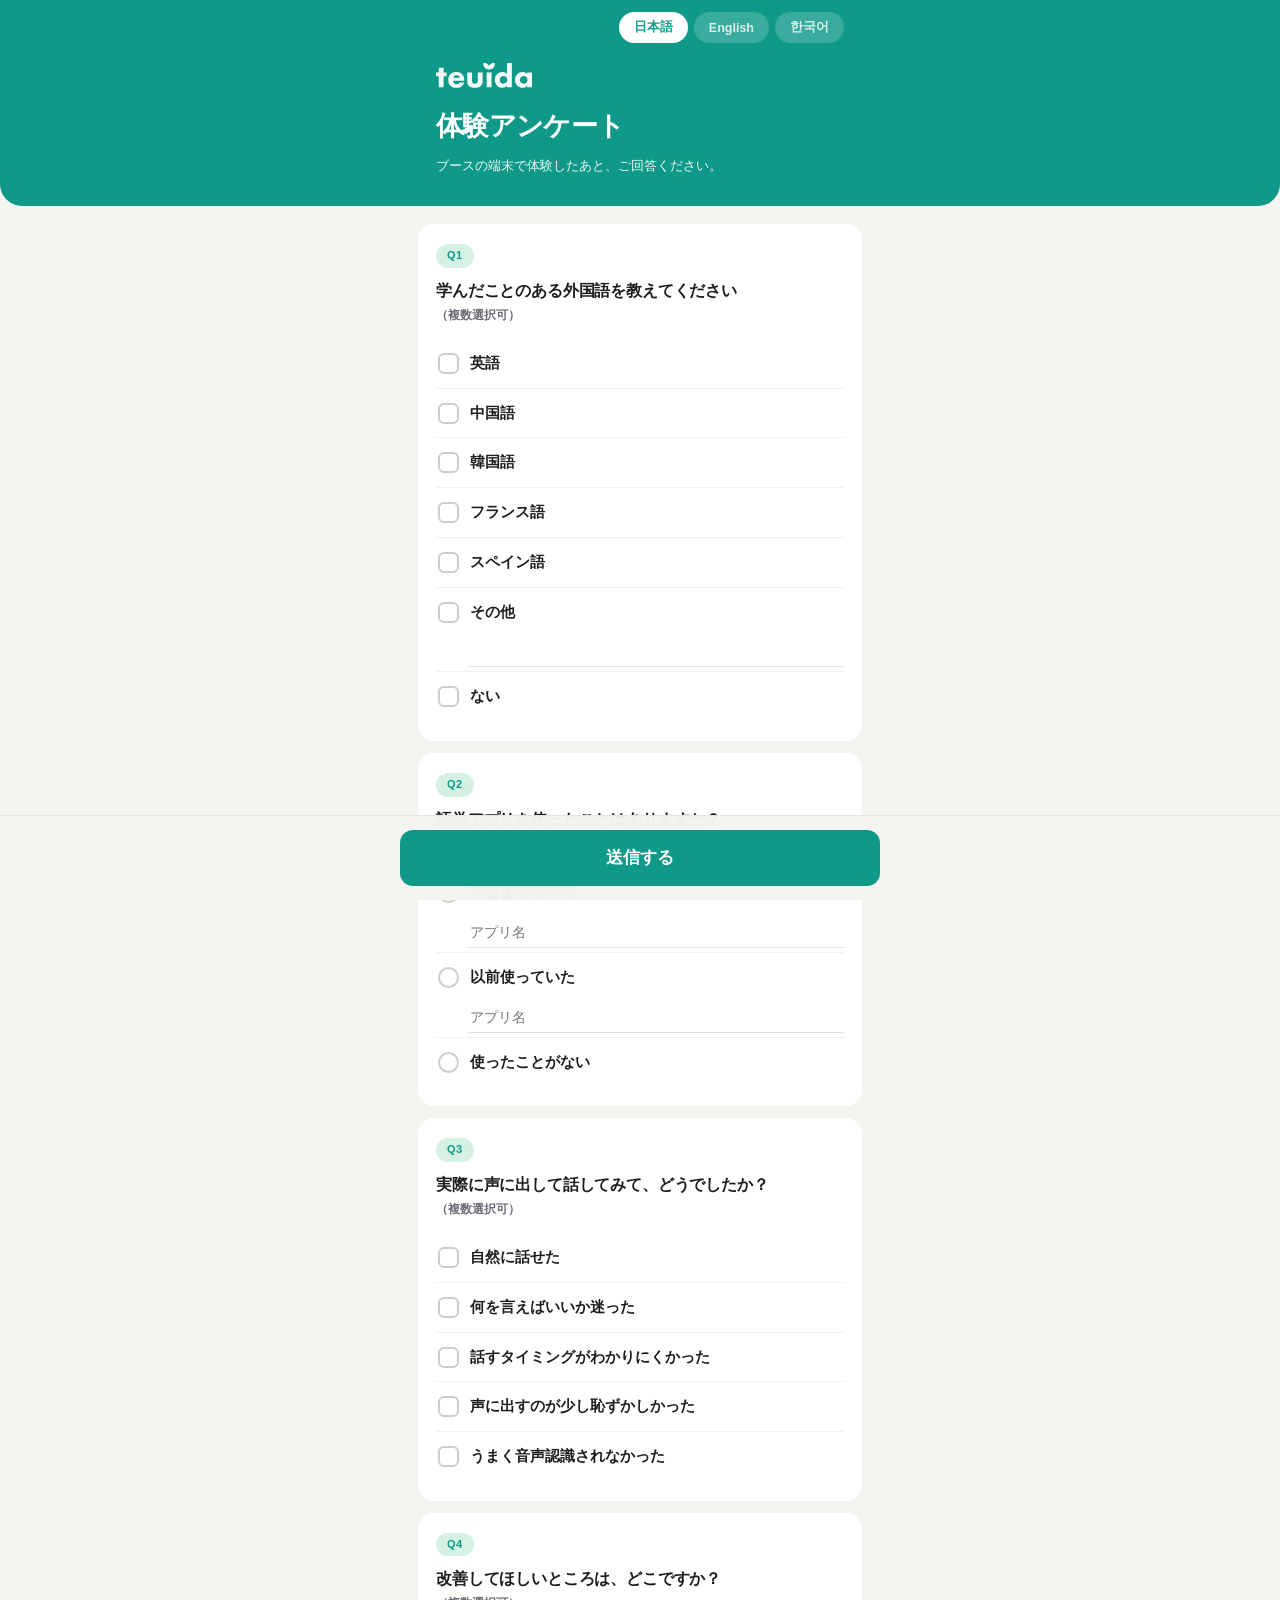
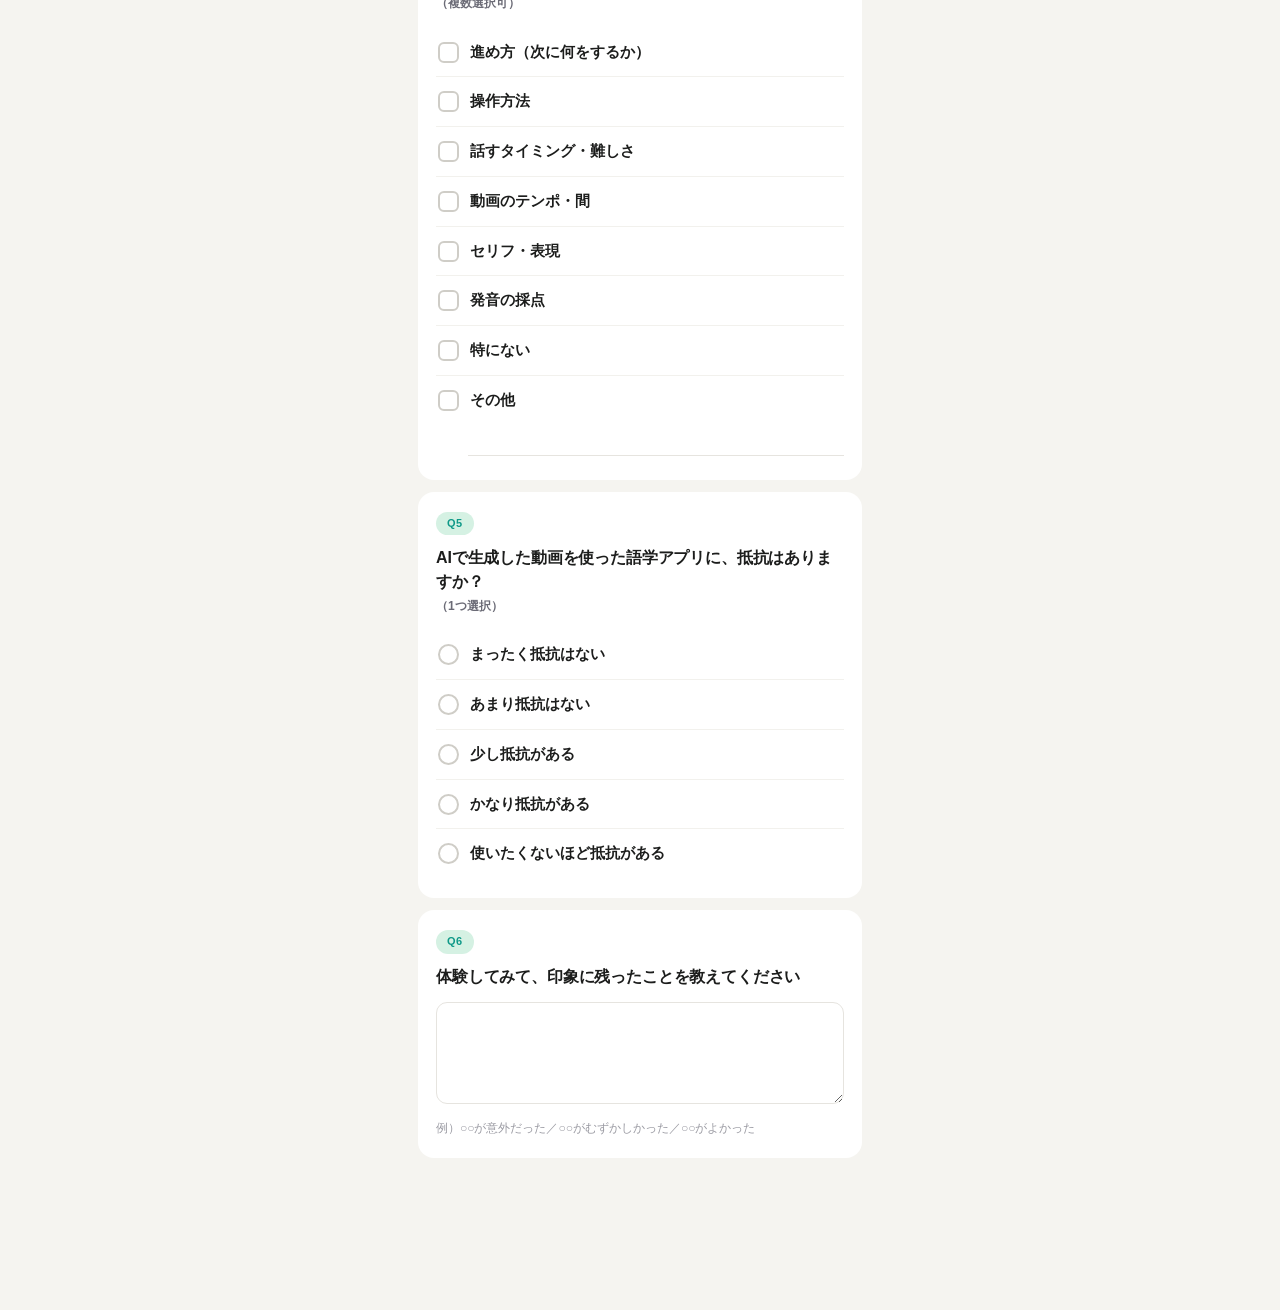
<file: teuida-survey/index.html>
<!doctype html>
<html lang="ja">
<head>
<meta name="robots" content="noindex,nofollow,noarchive">
<meta charset="utf-8">
<meta name="viewport" content="width=device-width,initial-scale=1,viewport-fit=cover">
<title>TEUIDA 体験アンケート</title>
<style>
  :root{--mint:#0F9988;--mint-l:#D5F1E3;--ink:#1C1D1C;--line:#e6e4df;
        --muted:#6b6b76;--bg:#F5F4F0;--red:#E5484D}
  *{box-sizing:border-box;margin:0;padding:0;-webkit-tap-highlight-color:transparent}
  body{background:var(--bg);color:var(--ink);
    font-family:"Hiragino Sans","Hiragino Kaku Gothic ProN",-apple-system,
      BlinkMacSystemFont,"Segoe UI",sans-serif;
    line-height:1.6;-webkit-font-smoothing:antialiased}
  .wrap{max-width:480px;margin:0 auto;padding:18px 18px 140px}

  /* 민트 헤더 */
  .top{background:var(--mint);color:#fff;padding:0 0 28px;
    border-radius:0 0 22px 22px}
  .lang{display:flex;gap:6px;justify-content:flex-end;
    max-width:480px;margin:0 auto;
    padding:calc(12px + env(safe-area-inset-top,0px)) 36px 0}
  .lang button{font-family:inherit;font-size:12.5px;font-weight:700;
    padding:7px 15px;border-radius:999px;cursor:pointer;
    border:none;background:rgba(255,255,255,.18);color:rgba(255,255,255,.8)}
  .lang button.on{background:#fff;color:var(--mint)}
  .hd{max-width:480px;margin:0 auto;padding:20px 36px 0}
  .hd img.logo{height:25px;width:auto;display:block;margin-bottom:20px;opacity:.95}
  .hd h1{font-size:27px;font-weight:900;letter-spacing:-.025em;
    line-height:1.35;margin-bottom:11px}
  .hd p{font-size:13px;line-height:1.75;color:rgba(255,255,255,.92)}

  .q{background:#fff;border-radius:16px;padding:20px 18px;margin-bottom:12px}
  .q .qh{margin-bottom:11px;display:flex;align-items:center;gap:9px}
  .q .n{display:inline-block;background:var(--mint-l);color:var(--mint);
    border-radius:999px;padding:3px 11px;font-size:11px;font-weight:900;
    letter-spacing:.04em;flex:none;transition:.15s}
  .q .need{display:none;font-size:12px;font-weight:800;color:var(--red)}
  .q.miss{box-shadow:0 0 0 2px var(--red)}
  .q.miss .n{background:#FDE8E8;color:var(--red)}
  .q.miss .need{display:block}
  .q h2{font-size:16px;font-weight:800;line-height:1.5;letter-spacing:-.01em;
    margin-bottom:3px}
  .q .mode{font-size:12px;color:var(--muted);font-weight:600;margin-bottom:14px}

  label.opt{display:flex;align-items:flex-start;gap:11px;padding:13px 2px;
    border-top:1px solid #f2f1ed;cursor:pointer}
  label.opt:first-of-type{border-top:none}
  label.opt input{position:absolute;opacity:0;pointer-events:none}
  label.opt .box{width:21px;height:21px;flex:none;border:2px solid #cfcdc7;
    border-radius:6px;margin-top:1px;position:relative;transition:.12s}
  label.opt.radio .box{border-radius:50%}
  label.opt input:checked + .box{background:var(--mint);border-color:var(--mint)}
  label.opt input:checked + .box::after{content:"";position:absolute;
    left:6px;top:2px;width:6px;height:11px;border:solid #fff;
    border-width:0 2.5px 2.5px 0;transform:rotate(45deg)}
  label.opt.radio input:checked + .box::after{left:5px;top:5px;width:7px;height:7px;
    border:none;border-radius:50%;background:#fff;transform:none}
  label.opt .tx{font-size:14.5px;font-weight:600;line-height:1.5;padding-top:1px}

  .sub{margin:0 0 4px 32px}
  .sub input[type=text]{width:100%;border:none;border-bottom:1.5px solid var(--line);
    background:transparent;font-family:inherit;font-size:14px;padding:7px 2px;
    color:var(--ink)}
  .sub input[type=text]:focus{outline:none;border-bottom-color:var(--mint)}

  textarea{width:100%;border:1.5px solid var(--line);border-radius:11px;
    background:#fff;font-family:inherit;font-size:14.5px;line-height:1.7;
    padding:13px;color:var(--ink);resize:vertical;min-height:96px}
  textarea:focus{outline:none;border-color:var(--mint)}
  .ph{font-size:12px;color:#9a9aa2;margin-top:8px;line-height:1.6}

  .bar{position:fixed;left:0;right:0;bottom:0;background:rgba(245,244,240,.94);
    backdrop-filter:blur(10px);border-top:1px solid var(--line);
    padding:14px 18px calc(14px + env(safe-area-inset-bottom,0px))}
  .bar .inner{max-width:480px;margin:0 auto}
  .bar button{width:100%;border:none;border-radius:13px;background:var(--mint);
    color:#fff;font-family:inherit;font-size:16.5px;font-weight:900;
    padding:17px;cursor:pointer;letter-spacing:.01em}
  .bar button:disabled{background:#c3c2bd}

  /* 완료 화면 */
  #done{display:none;position:fixed;inset:0;background:var(--mint);color:#fff;
    z-index:50;text-align:center;overflow-y:auto;-webkit-overflow-scrolling:touch}
  #done.on{display:block}
  #done .in{min-height:100%;display:flex;flex-direction:column;
    align-items:center;justify-content:center;
    padding:calc(44px + env(safe-area-inset-top,0px)) 28px
            calc(44px + env(safe-area-inset-bottom,0px))}
  #done .dl{margin-top:46px;padding-top:30px;width:100%;max-width:330px;
    border-top:1px solid rgba(255,255,255,.28)}
  #done .dl .dl-logo{height:38px;width:auto;display:block;margin:0 auto 22px;
    opacity:.95}
  #done .badges{display:flex;gap:10px;justify-content:center}
  #done .badges a{flex:1;max-width:155px}
  #done .badges img{width:100%;height:auto;border-radius:7px;display:block}
  #done .mark{width:84px;height:84px;border-radius:50%;background:rgba(255,255,255,.2);
    display:flex;align-items:center;justify-content:center;margin-bottom:26px}
  #done .mark::after{content:"";width:26px;height:46px;border:solid #fff;
    border-width:0 6px 6px 0;transform:rotate(45deg);margin-top:-10px}
  #done h2{font-size:22px;font-weight:900;line-height:1.5;margin-bottom:34px}
  #done .big{background:#fff;color:var(--mint);border-radius:16px;
    padding:22px 22px;font-size:18px;font-weight:900;line-height:1.55;
    letter-spacing:-.01em}
  #done .gift{font-size:34px;margin-top:20px}
  /* 일본어는 기본적으로 아무 글자 사이에서나 줄이 바뀐다.
     「ございまし / た！」 같은 끊김을 막으려고 조각을 통글자로 묶는다. */
  #done .nb{display:inline-block}

  .err{display:none;background:#FFF3F3;border:1px solid #F3C9C9;color:#A33;
    border-radius:11px;padding:12px 14px;font-size:12.5px;line-height:1.7;
    margin-bottom:12px}
  .err.on{display:block}
</style>
</head>
<body>

<div class="top">
  <nav class="lang">
    <button data-l="ja" class="on">日本語</button>
    <button data-l="en">English</button>
    <button data-l="ko">한국어</button>
  </nav>
  <div class="hd">
    <img class="logo" src="logo.svg" alt="TEUIDA">
    <h1 id="h-title"></h1>
    <p id="h-sub"></p>
  </div>
</div>

<div class="wrap">
  <div class="err" id="err"></div>
  <form id="form"></form>
</div>

<div class="bar"><div class="inner">
  <button id="send" type="button"></button>
</div></div>

<div id="done"><div class="in">
  <div class="mark"></div>
  <h2 id="d-thanks"></h2>
  <div class="big" id="d-show"></div>
  <div class="gift">🎁</div>
  <div class="dl">
    <img class="dl-logo" src="logo.svg" alt="TEUIDA">
    <div class="badges">
      <a href="https://apps.apple.com/jp/app/id1457532562" target="_blank" rel="noopener">
        <img src="appstore.png" alt="App Store"></a>
      <a href="https://play.google.com/store/apps/details?id=net.teuida.teuida"
         target="_blank" rel="noopener">
        <img src="googleplay.png" alt="Google Play"></a>
    </div>
  </div>
</div></div>

<script>
/* ===== 응답을 보낼 곳 — Apps Script 웹앱 URL로 바꾸세요 ===== */
var ENDPOINT = 'https://script.google.com/macros/s/AKfycbzutCk9A2m-GXWvitr50Rvk0Y9Rl6gvf5_01lNmrgQ7_MgbgFoX3lOq9b1W_lmMpyuNYA/exec';

var T = {
  ja:{
    title:'体験アンケート',
    sub:'ブースの端末で体験したあと、ご回答ください。',
    submit:'送信する', sending:'送信中…',
    multi:'複数選択可', single:'1つ選択',
    thanks:'ご回答|ありがとうございました！',
    show:'この画面を|スタッフにお見せください',
    need:'未回答の設問があります。', needOne:'回答してください'
  },
  ko:{
    title:'체험 설문',
    sub:'부스 기기로 체험하신 후 응답해주세요.',
    submit:'제출하기', sending:'전송 중…',
    multi:'복수 선택 가능', single:'하나만 선택',
    thanks:'응답해주셔서 |감사합니다!',
    show:'이 화면을 |스태프에게 보여주세요',
    need:'답하지 않은 문항이 있습니다.', needOne:'답해주세요'
  },
  en:{
    title:'Experience Survey',
    sub:'Please try the app on our booth device before answering.',
    submit:'Submit', sending:'Sending…',
    multi:'Select all that apply', single:'Select one',
    thanks:'Thank you |for your feedback!',
    show:'Please show this screen |to our staff',
    need:'Some questions are unanswered.', needOne:'Please answer'
  }
};

var QS = [
  { id:'q1', type:'multi',
    ja:'学んだことのある外国語を教えてください', en:'Please tell us which foreign languages you have studied', ko:'배운 적 있는 외국어를 알려주세요',
    opts:[
      {v:'english',  ja:'英語',      en:null,        ko:'영어'},
      {v:'japanese', ja:null,        en:'Japanese',  ko:'일본어'},
      {v:'chinese',  ja:'中国語',    en:'Chinese',   ko:'중국어'},
      {v:'korean',   ja:'韓国語',    en:'Korean',    ko:null},
      {v:'french',   ja:'フランス語', en:'French',    ko:'프랑스어'},
      {v:'spanish',  ja:'スペイン語', en:'Spanish',   ko:'스페인어'},
      {v:'other',    ja:'その他',    en:'Other',     ko:'기타', input:true},
      {v:'none',     ja:'ない',      en:'None',      ko:'없음'}
    ]},
  { id:'q2', type:'single',
    ja:'語学アプリを使ったことはありますか？', en:'Have you used a language-learning app?', ko:'어학 앱을 사용해본 적이 있나요?',
    opts:[
      {v:'using', ja:'今も使っている', en:'I still use one', ko:'지금도 쓰고 있다', input:true,
        ja_ph:'アプリ名', en_ph:'App name', ko_ph:'앱 이름'},
      {v:'used',  ja:'以前使っていた',  en:'I used to', ko:'예전에 썼다', input:true,
        ja_ph:'アプリ名', en_ph:'App name', ko_ph:'앱 이름'},
      {v:'never', ja:'使ったことがない', en:'Never', ko:'써본 적 없다'}
    ]},
  { id:'q3', type:'multi',
    ja:'実際に声に出して話してみて、どうでしたか？',
    en:'How was it to actually speak out loud?',
    ko:'실제로 소리 내어 말해보니 어땠나요?',
    opts:[
      {v:'natural', ja:'自然に話せた',                en:'It felt natural', ko:'자연스럽게 말할 수 있었다'},
      {v:'whatsay', ja:'何を言えばいいか迷った',       en:'I was unsure what to say', ko:'뭘 말해야 할지 망설였다'},
      {v:'timing',  ja:'話すタイミングがわかりにくかった', en:'The timing to speak was unclear', ko:'말할 타이밍을 알기 어려웠다'},
      {v:'shy',     ja:'声に出すのが少し恥ずかしかった',  en:'I felt a little shy speaking out loud', ko:'소리 내는 게 조금 부끄러웠다'},
      {v:'asr',     ja:'うまく音声認識されなかった',     en:'My voice was not recognised well', ko:'음성 인식이 잘 되지 않았다'}
    ]},
  { id:'q4', type:'multi',
    ja:'改善してほしいところは、どこですか？', en:'What would you like us to improve?', ko:'개선했으면 하는 곳은 어디인가요?',
    opts:[
      {v:'flow',    ja:'進め方（次に何をするか）', en:'The flow (what to do next)', ko:'진행 방법 (다음에 뭘 할지)'},
      {v:'ui',      ja:'操作方法',               en:'How it is operated', ko:'조작 방법'},
      {v:'speak',   ja:'話すタイミング・難しさ',   en:'Speaking timing / difficulty', ko:'말하는 타이밍·난이도'},
      {v:'tempo',   ja:'動画のテンポ・間',        en:'Video pacing', ko:'영상의 템포·여백'},
      {v:'script',  ja:'セリフ・表現',           en:'Lines and expressions', ko:'대사·표현'},
      {v:'scoring', ja:'発音の採点',             en:'Pronunciation scoring', ko:'발음 채점'},
      {v:'nothing', ja:'特にない',               en:'Nothing in particular', ko:'특별히 없다'},
      {v:'other',   ja:'その他',                 en:'Other', ko:'기타', input:true}
    ]},
  { id:'q5', type:'single',
    ja:'AIで生成した動画を使った語学アプリに、抵抗はありますか？',
    en:'How would you feel about a language app that uses AI-generated video?',
    ko:'AI로 생성한 영상을 사용하는 어학 앱에 거부감이 있나요?',
    opts:[
      {v:'none',   ja:'まったく抵抗はない',        en:'No hesitation at all', ko:'전혀 거부감이 없다'},
      {v:'little', ja:'あまり抵抗はない',          en:'Not much hesitation', ko:'별로 거부감이 없다'},
      {v:'some',   ja:'少し抵抗がある',            en:'A little hesitant', ko:'조금 꺼려진다'},
      {v:'quite',  ja:'かなり抵抗がある',          en:'Quite hesitant', ko:'꽤 꺼려진다'},
      {v:'no',     ja:'使いたくないほど抵抗がある', en:'Enough that I would not use it', ko:'사용하고 싶지 않을 정도로 거부감이 있다'}
    ]},
  { id:'q6', type:'text',
    ja:'体験してみて、印象に残ったことを教えてください',
    en:'Anything that stood out during the experience?',
    ko:'체험해보고 인상에 남은 것을 알려주세요',
    ja_ph:'例）○○が意外だった／○○がむずかしかった／○○がよかった',
    en_ph:'e.g. “The scoring surprised me” / “Speaking was harder than I expected”',
    ko_ph:'예) ○○가 의외였다 / ○○가 어려웠다 / ○○가 좋았다' }
];

var L = 'ja';
var A = {};   // 응답 { q1:['korean'], q1_other:'...', ... }

function render(){
  var t = T[L];
  document.documentElement.lang = L;
  document.getElementById('h-title').textContent = t.title;
  document.getElementById('h-sub').textContent   = t.sub;
  document.getElementById('send').textContent    = t.submit;
  nb(document.getElementById('d-thanks'), t.thanks);
  nb(document.getElementById('d-show'),   t.show);

  var f = document.getElementById('form');
  f.innerHTML = '';
  QS.forEach(function(q, i){
    var box = document.createElement('div');
    box.className = 'q';
    var mode = q.type === 'multi' ? t.multi : (q.type === 'single' ? t.single : '');
    var html = '<div class="qh"><span class="n">Q' + (i+1) + '</span>'
             + '<span class="need">' + t.needOne + '</span></div>'
             + '<h2>' + q[L] + '</h2>'
             + (mode ? '<div class="mode">（' + mode + '）</div>'
                     : '<div style="height:10px"></div>');

    if (q.type === 'text'){
      html += '<textarea id="' + q.id + '" rows="3"></textarea>'
            + '<div class="ph">' + q[L + '_ph'] + '</div>';
      box.innerHTML = html;
      f.appendChild(box);
      var ta = box.querySelector('textarea');
      ta.value = A[q.id] || '';
      ta.addEventListener('input', function(){
        A[q.id] = ta.value;
        if (ta.value.trim()) box.classList.remove('miss');
      });
      return;
    }

    q.opts.forEach(function(o){
      if (o[L] === null) return;                 // 그 언어에서는 숨김
      var sel = q.type === 'multi'
        ? (A[q.id] || []).indexOf(o.v) >= 0
        : A[q.id] === o.v;
      html += '<label class="opt' + (q.type==='single' ? ' radio' : '') + '">'
            + '<input type="' + (q.type==='multi' ? 'checkbox' : 'radio') + '"'
            + ' name="' + q.id + '" value="' + o.v + '"' + (sel ? ' checked' : '') + '>'
            + '<span class="box"></span><span class="tx">' + o[L] + '</span></label>';
      if (o.input){
        var ph = o[L + '_ph'] || '';
        html += '<div class="sub"><input type="text" data-for="' + q.id + '_' + o.v + '"'
              + ' placeholder="' + ph + '"></div>';
      }
    });
    box.innerHTML = html;
    f.appendChild(box);
  });

  f.querySelectorAll('input[type=checkbox],input[type=radio]').forEach(function(el){
    el.addEventListener('change', function(){
      var id = el.name;
      el.closest('.q').classList.remove('miss');
      if (el.type === 'checkbox'){
        A[id] = A[id] || [];
        var k = A[id].indexOf(el.value);
        if (el.checked){ if (k < 0) A[id].push(el.value); }
        else if (k >= 0) A[id].splice(k, 1);
      } else {
        A[id] = el.value;
      }
    });
  });
  f.querySelectorAll('input[type=text]').forEach(function(el){
    var key = el.dataset.for;
    el.value = A[key] || '';
    el.addEventListener('input', function(){ A[key] = el.value; });
  });
}

document.querySelectorAll('.lang button').forEach(function(b){
  b.addEventListener('click', function(){
    document.querySelectorAll('.lang button').forEach(function(x){ x.classList.remove('on'); });
    b.classList.add('on');
    L = b.dataset.l;
    render();
    window.scrollTo({top:0});
  });
});

/* 저장은 항상 일본어 라벨로 — 두 언어 응답을 합쳐서 집계할 수 있게 */
function label(q, v){
  var hit = (q.opts || []).filter(function(x){ return x.v === v; })[0];
  return hit ? (hit.ja || hit.en) : v;
}
function payload(){
  var o = { ts:new Date().toISOString(), lang:L };
  QS.forEach(function(q){
    var v = A[q.id];
    if (q.type === 'text')      o[q.id] = v || '';
    else if (Array.isArray(v))  o[q.id] = v.map(function(x){ return label(q, x); }).join(' / ');
    else                        o[q.id] = v ? label(q, v) : '';
    q.opts && q.opts.forEach(function(x){
      if (x.input){
        var k = q.id + '_' + x.v;
        if (A[k]) o[k] = A[k];
      }
    });
  });
  return o;
}

// '|' 로 나뉜 조각을 각각 통글자로 만든다. 조각 안에서는 줄이 안 바뀐다.
function nb(el, s){
  el.innerHTML = '';
  String(s).split('|').forEach(function(part){
    var sp = document.createElement('span');
    sp.className = 'nb';
    // inline-block 은 조각 끝 공백을 지운다. 한국어·영어는 그 공백이 단어 사이라
    // 사라지면 붙어 버린다. 지워지지 않는 공백으로 바꾼다.
    sp.textContent = part.replace(/ +$/, '\u00a0');
    el.appendChild(sp);
  });
}

function queued(){ try { return JSON.parse(localStorage.getItem('teuida_q') || '[]'); } catch(e){ return []; } }
function enqueue(p){ try { var q = queued(); q.push(p); localStorage.setItem('teuida_q', JSON.stringify(q)); } catch(e){} }
function clearQueue(){ try { localStorage.removeItem('teuida_q'); } catch(e){} }

document.getElementById('send').addEventListener('click', function(){
  var btn = document.getElementById('send'), err = document.getElementById('err');
  // Q1~Q5 는 필수
  var miss = QS.filter(function(q){
    var v = A[q.id];
    if (q.type === 'text') return !v || !v.trim();
    return !v || (Array.isArray(v) && !v.length);
  });
  var cards = document.querySelectorAll('.q');
  cards.forEach(function(el){ el.classList.remove('miss'); });
  if (miss.length){
    miss.forEach(function(q){ cards[QS.indexOf(q)].classList.add('miss'); });
    err.textContent = T[L].need;
    err.classList.add('on');
    cards[QS.indexOf(miss[0])].scrollIntoView({behavior:'smooth', block:'center'});
    return;
  }
  document.querySelectorAll('.q').forEach(function(el){ el.classList.remove('miss'); });
  err.classList.remove('on');
  btn.disabled = true;
  btn.textContent = T[L].sending;

  var batch = queued().concat([payload()]);
  var finish = function(){
    document.getElementById('done').classList.add('on');
    document.body.style.overflow = 'hidden';
  };

  if (!ENDPOINT || ENDPOINT.indexOf('PASTE_') === 0){ enqueue(payload()); finish(); return; }

  var body = JSON.stringify(batch);

  // keepalive: 응답을 기다리지 않고 탭을 닫아도 전송이 끝까지 간다.
  // text/plain 이라 preflight 가 없다(Apps Script 는 OPTIONS 에 응답하지 않는다).
  function post(){
    return fetch(ENDPOINT, {
      method:'POST', mode:'no-cors', keepalive:true,
      headers:{'Content-Type':'text/plain;charset=utf-8'},
      body: body
    });
  }

  // 실패하면 1.5초 뒤 한 번 더. 그래도 안 되면 sendBeacon(브라우저가 보장 전송),
  // 그마저 거부되면 기기에 쌓아 둔다. 어느 경로든 완료 화면은 반드시 뜬다.
  post()
    .then(function(){ clearQueue(); finish(); })
    .catch(function(){
      setTimeout(function(){
        post()
          .then(function(){ clearQueue(); finish(); })
          .catch(function(){
            var sent = false;
            try {
              sent = navigator.sendBeacon(
                ENDPOINT, new Blob([body], {type:'text/plain;charset=utf-8'}));
            } catch(e){}
            if (sent) clearQueue(); else enqueue(payload());
            finish();
          });
      }, 1500);
    });
});

render();
</script>
</body>
</html>
</file>
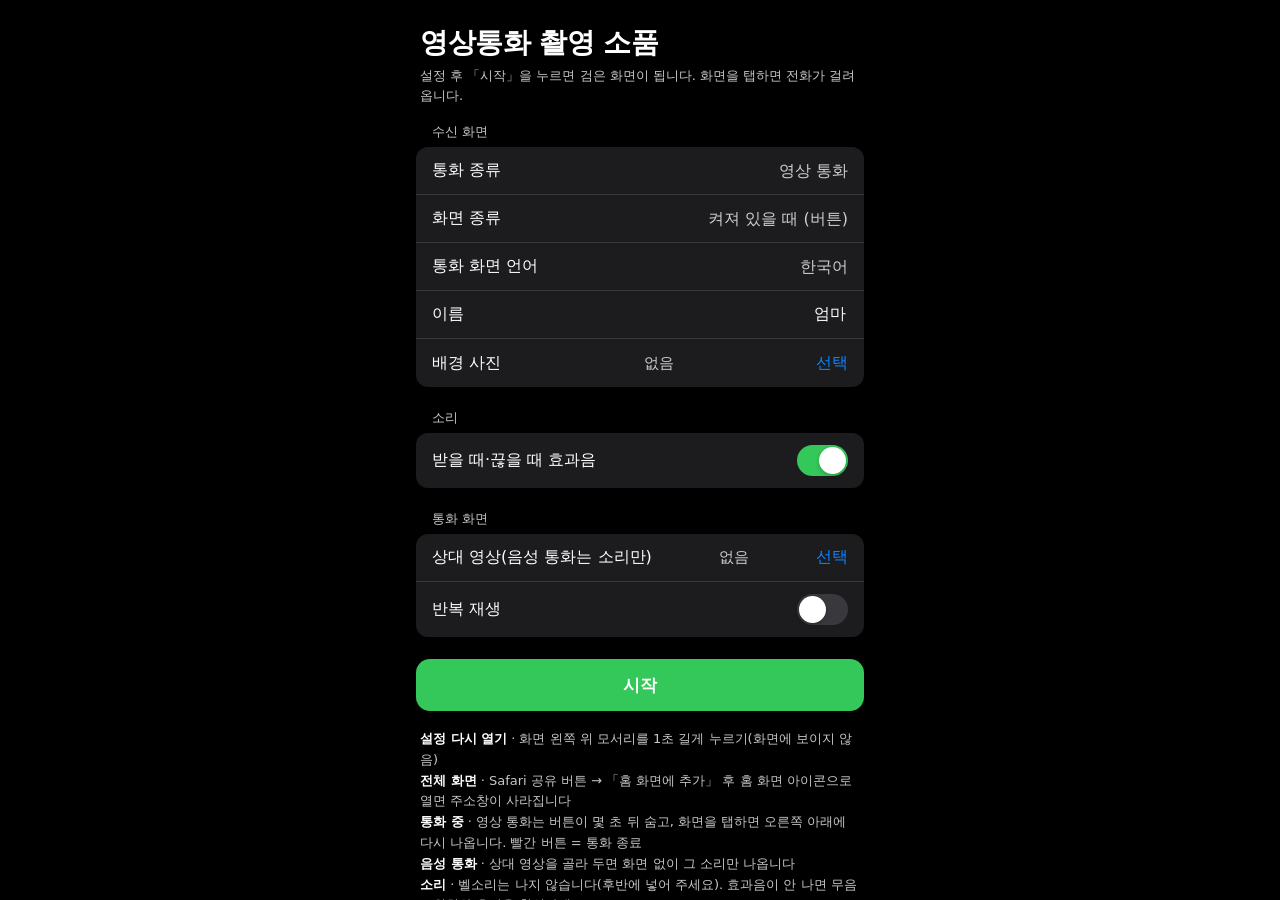
<file: video-call-prop/index.html>
<!DOCTYPE html>
<html lang="ko">
<head>
<meta name="robots" content="noindex,nofollow,noarchive">
<meta charset="utf-8">
<meta name="viewport" content="width=device-width, initial-scale=1, maximum-scale=1, user-scalable=no, viewport-fit=cover">
<meta name="apple-mobile-web-app-capable" content="yes">
<meta name="mobile-web-app-capable" content="yes">
<meta name="apple-mobile-web-app-status-bar-style" content="black-translucent">
<meta name="apple-mobile-web-app-title" content="영상통화">
<meta name="theme-color" content="#000000">
<title>영상통화 소품</title>
<style>
  :root {
    --green: #34c759;
    --red: #ff3b30;
    --orange: #ff9500;
    --glass: rgba(255, 255, 255, 0.22);
    --glass-dark: rgba(40, 40, 44, 0.55);
    --text: #ffffff;
    --sub: rgba(255, 255, 255, 0.78);
    --top: env(safe-area-inset-top, 44px);
    --bottom: env(safe-area-inset-bottom, 20px);
  }
  * { box-sizing: border-box; -webkit-tap-highlight-color: transparent; }
  html, body {
    margin: 0; height: 100%; background: #000; color: var(--text);
    font-family: -apple-system, BlinkMacSystemFont, "SF Pro Text", "Apple SD Gothic Neo", system-ui, sans-serif;
    overflow: hidden; overscroll-behavior: none;
    -webkit-user-select: none; user-select: none; -webkit-touch-callout: none;
  }
  .screen { position: fixed; inset: 0; display: none; }
  /* iOS 26 홈 화면 앱 버그(WebKit 301108): 페이지가 화면보다 짧으면 화면 높이를 상태 표시줄만큼 줄인다.
     페이지를 그만큼 길게 두면 화면 전체를 내 준다 */
  @media (display-mode: standalone) {
    html { min-height: min(100lvh, calc(100% + env(safe-area-inset-top))); }
  }
  html.standalone { min-height: min(100lvh, calc(100% + env(safe-area-inset-top))); }
  .screen.on { display: block; }
  svg { display: block; }
  .glass {
    background: var(--glass);
    -webkit-backdrop-filter: blur(24px) saturate(1.6); backdrop-filter: blur(24px) saturate(1.6);
  }

  /* ---------- 대기 (검은 화면) ---------- */
  #standby { background: #000; }
  #corner { position: fixed; top: 0; left: 0; width: 90px; height: 90px; z-index: 50; }

  /* ---------- 수신 화면 (두 종류 공통) ---------- */
  #incoming { background: #111; }
  #incoming .bg-fallback {
    position: absolute; inset: 0;
    background: linear-gradient(180deg, #5b5e63 0%, #4a4d52 50%, #3d4045 100%);
  }
  #incoming .bg-photo { position: absolute; inset: 0; width: 100%; height: 100%; object-fit: cover; }
  #incoming .shade {
    position: absolute; inset: 0;
    background: linear-gradient(180deg, rgba(0,0,0,.35) 0%, rgba(0,0,0,0) 30%, rgba(0,0,0,0) 55%, rgba(0,0,0,.45) 100%);
  }
  #incoming .info {
    position: absolute; right: 18px; top: calc(var(--top) + 6px); width: 24px; height: 24px; opacity: .55;
  }
  #incoming .who {
    position: absolute; left: 0; right: 0; top: calc(var(--top) + 44px);
    text-align: center; padding: 0 20px; animation: fadeIn .4s ease-out both;
  }
  #incoming .label { font-size: 17px; font-weight: 400; color: rgba(255,255,255,.6); letter-spacing: -.2px; }
  #incoming .name {
    font-size: 32px; font-weight: 600; line-height: 1.15; margin-top: 2px; letter-spacing: -.4px;
    text-shadow: 0 1px 10px rgba(0,0,0,.18);
  }
  #incoming .actions {
    position: absolute; left: 0; right: 0; bottom: calc(var(--bottom) + 28px);
    padding: 0 40px; animation: fadeIn .4s ease-out .08s both;
  }
  .small-row { display: flex; justify-content: space-between; margin-bottom: 44px; }
  .small-btn, .big-btn { display: flex; flex-direction: column; align-items: center; width: 84px; }
  .small-btn .circ {
    width: 44px; height: 44px; border-radius: 50%; display: grid; place-items: center;
  }
  .small-btn span { font-size: 13px; margin-top: 7px; text-align: center; white-space: nowrap; }
  .big-row { display: flex; justify-content: space-between; }
  .big-btn .circ {
    width: 76px; height: 76px; border-radius: 50%; display: grid; place-items: center;
    transition: transform .12s ease;
  }
  .big-btn:active .circ { transform: scale(.92); }
  .big-btn span { font-size: 14px; margin-top: 9px; white-space: nowrap; }
  .decline .circ { background: var(--red); }
  .accept .circ { background: var(--green); }

  /* 밀어서 받기 */
  #incoming .big-row, #incoming .slider { display: none; }
  #incoming.type-video .only-voice, #incoming.type-voice .only-video { display: none; }
  #incoming.mode-buttons .big-row { display: flex; }
  #incoming.mode-slide .slider { display: block; }
  .slider {
    position: relative; height: 76px; border-radius: 38px; margin: 0 -12px 27px; overflow: hidden;
    touch-action: none;
  }
  .slider .track-text {
    position: absolute; inset: 0; display: grid; place-items: center; padding-left: 70px;
    font-size: 19px; font-weight: 400;
    background: linear-gradient(90deg, rgba(255,255,255,.4) 0%, rgba(255,255,255,.4) 42%, rgba(255,255,255,.8) 50%, rgba(255,255,255,.4) 58%, rgba(255,255,255,.4) 100%);
    background-size: 250% 100%;
    -webkit-background-clip: text; background-clip: text; -webkit-text-fill-color: transparent;
    animation: shimmer 2.6s linear infinite;
  }
  .slider .knob {
    position: absolute; left: 6px; top: 6px; width: 64px; height: 64px; border-radius: 50%;
    background: #fff; display: grid; place-items: center;
    box-shadow: 0 2px 8px rgba(0,0,0,.2);
  }
  @keyframes shimmer { from { background-position: 100% 0; } to { background-position: 0% 0; } }

  /* ---------- 통화 화면 (iOS 26 이후: 전체 영상 + 오른쪽 아래 세로 버튼) ---------- */
  #call { background: #000; }
  #remote { position: absolute; inset: 0; width: 100%; height: 100%; object-fit: cover; background: #000; }
  #remote-empty {
    position: absolute; inset: 0; display: grid; place-items: center;
    background: radial-gradient(120% 80% at 50% 30%, #3a3a40 0%, #141417 70%);
  }
  #remote-empty .avatar {
    width: 120px; height: 120px; border-radius: 50%;
    background: linear-gradient(180deg, #a5a5ad, #6e6e76);
    display: grid; place-items: center; font-size: 48px; font-weight: 500; color: #fff;
  }
  #controls {
    position: absolute; right: 16px; bottom: calc(var(--bottom) + 24px);
    display: flex; flex-direction: column; gap: 14px;
    transition: opacity .3s ease, transform .3s ease;
  }
  body:not(.controls-open) #controls { opacity: 0; transform: translateX(14px); pointer-events: none; }
  .c-btn {
    width: 56px; height: 56px; border-radius: 50%; border: 0; padding: 0;
    display: grid; place-items: center;
    background: var(--glass-dark);
    -webkit-backdrop-filter: blur(24px) saturate(1.6); backdrop-filter: blur(24px) saturate(1.6);
    box-shadow: inset 0 0 0 .5px rgba(255,255,255,.25);
  }
  .c-btn.lit { background: rgba(255,255,255,.92); }
  .c-btn svg path, .c-btn svg circle { fill: #fff; }
  #b-camera.lit svg path { fill: var(--green); }
  #b-mic.lit svg path { fill: var(--orange); }
  .c-btn.end { background: var(--red); }

  /* ---------- 음성 통화 화면 (iOS 26: 시간·이름 위, 3×2 버튼 아래) ---------- */
  #voice { background: #0b2a35; }
  #voice .v-bg {
    position: absolute; inset: 0;
    background: linear-gradient(160deg, #3b6e78 0%, #0f5c63 35%, #0a4660 70%, #0b2f4f 100%);
  }
  #voice .v-photo {
    position: absolute; inset: -40px; width: calc(100% + 80px); height: calc(100% + 80px); object-fit: cover;
    filter: blur(40px) saturate(1.3) brightness(.65);
  }
  #voice .v-top { position: absolute; left: 0; right: 0; top: calc(var(--top) + 36px); text-align: center; padding: 0 20px; }
  #voice .v-time { font-size: 19px; color: rgba(160, 235, 250, .95); font-variant-numeric: tabular-nums; }
  #voice .v-name { font-size: 34px; font-weight: 700; margin-top: 6px; letter-spacing: -.4px; }
  #voice .v-grid {
    position: absolute; left: 0; right: 0; bottom: calc(var(--bottom) + 40px);
    display: grid; grid-template-columns: repeat(3, 1fr); row-gap: 22px; padding: 0 30px; justify-items: center;
  }
  .v-btn { display: flex; flex-direction: column; align-items: center; width: 90px; border: 0; background: none; padding: 0; color: #fff; font: inherit; }
  .v-btn .circ {
    width: 68px; height: 68px; border-radius: 50%; display: grid; place-items: center;
    background: rgba(255,255,255,.1); box-shadow: inset 0 0 0 1px rgba(255,255,255,.16);
    -webkit-backdrop-filter: blur(20px); backdrop-filter: blur(20px);
  }
  .v-btn svg path, .v-btn svg circle { fill: #fff; }
  .v-btn span { font-size: 15px; margin-top: 8px; white-space: nowrap; }
  .v-btn.lit .circ { background: #e3fbfa; }
  .v-btn.lit svg path { fill: #000; }
  .v-btn.dim svg path { fill: rgba(255,255,255,.3); }
  .v-btn.end .circ { background: #d70d0d; box-shadow: none; }

  /* 통화 종료: 상태 문구(종료 중… → 종료됨)를 이름 아래 상태 자리에. 음성은 시간 자리, 영상은 위쪽 */
  #ended {
    position: absolute; inset: 0; text-align: center; padding: calc(var(--top) + 36px) 20px 0;
    background: rgba(0,0,0,.5);
    opacity: 0; pointer-events: none; transition: opacity .25s ease;
  }
  #ended .e-name { font-size: 28px; font-weight: 600; letter-spacing: -.3px; }
  #ended .e-status { font-size: 17px; color: rgba(255,255,255,.7); margin-top: 4px; }
  #ended.on { opacity: 1; }
  #call:has(#ended.on) .avatar { opacity: 0; }
  #voice.ending .v-grid { opacity: .4; transition: opacity .25s ease; }
  #fade, #vfade { position: absolute; inset: 0; background: #000; opacity: 0; pointer-events: none; transition: opacity .35s ease; }
  #fade.on, #vfade.on { opacity: 1; }

  @keyframes fadeIn { from { opacity: 0; transform: translateY(8px); } to { opacity: 1; transform: none; } }

  /* ---------- 설정 ---------- */
  #setup { background: #000; overflow-y: auto; -webkit-overflow-scrolling: touch; }
  #setup .wrap {
    max-width: 480px; margin: 0 auto;
    padding: calc(var(--top) + 16px) 16px calc(var(--bottom) + 24px);
  }
  #setup h1 { font-size: 28px; margin: 8px 4px 4px; letter-spacing: -.5px; }
  #setup .hint { font-size: 13px; color: var(--sub); margin: 0 4px 18px; line-height: 1.5; }
  .group { background: #1c1c1e; border-radius: 12px; overflow: hidden; margin-bottom: 22px; }
  .item {
    display: flex; align-items: center; justify-content: space-between; gap: 12px;
    padding: 12px 16px; min-height: 48px; border-bottom: .5px solid #38383a; font-size: 16px;
  }
  .item:last-child { border-bottom: 0; }
  .item input[type=text], .item input[type=number] {
    flex: 1; min-width: 0; text-align: right; background: transparent; border: 0; color: #fff;
    font: inherit; font-size: 16px; outline: none; -webkit-user-select: text; user-select: text;
  }
  .item input[type=number] { max-width: 80px; }
  .item select {
    background: transparent; border: 0; color: var(--sub); font: inherit; font-size: 16px;
    text-align: right; text-align-last: right; outline: none; -webkit-appearance: none; appearance: none;
  }
  .item .val { color: var(--sub); font-size: 15px; text-align: right; overflow: hidden; text-overflow: ellipsis; white-space: nowrap; }
  .item label.file { color: #0a84ff; cursor: pointer; }
  .item input[type=file] { display: none; }
  .toggle { position: relative; width: 51px; height: 31px; flex: none; }
  .toggle input { opacity: 0; width: 0; height: 0; }
  .toggle i {
    position: absolute; inset: 0; border-radius: 31px; background: #39393d; transition: background .2s;
  }
  .toggle i::after {
    content: ""; position: absolute; top: 2px; left: 2px; width: 27px; height: 27px; border-radius: 50%;
    background: #fff; transition: transform .2s; box-shadow: 0 2px 4px rgba(0,0,0,.2);
  }
  .toggle input:checked + i { background: var(--green); }
  .toggle input:checked + i::after { transform: translateX(20px); }
  .group-title { font-size: 13px; color: var(--sub); margin: 0 16px 6px; }
  #start {
    width: 100%; height: 52px; border: 0; border-radius: 14px; background: var(--green);
    color: #fff; font: inherit; font-size: 17px; font-weight: 600;
  }
  .note { font-size: 13px; color: var(--sub); line-height: 1.6; margin: 18px 4px 0; }
  .note b { color: #fff; font-weight: 600; }
</style>
</head>
<body>

<!-- 설정 -->
<section id="setup" class="screen on">
  <div class="wrap">
    <h1>영상통화 촬영 소품</h1>
    <p class="hint">설정 후 「시작」을 누르면 검은 화면이 됩니다. 화면을 탭하면 전화가 걸려옵니다.</p>

    <div class="group-title">수신 화면</div>
    <div class="group">
      <div class="item">
        <span>통화 종류</span>
        <select id="f-type">
          <option value="video">영상 통화</option>
          <option value="voice">음성 통화</option>
        </select>
      </div>
      <div class="item">
        <span>화면 종류</span>
        <select id="f-mode">
          <option value="buttons">켜져 있을 때 (버튼)</option>
          <option value="slide">잠겨 있을 때 (밀어서 받기)</option>
        </select>
      </div>
      <div class="item">
        <span>통화 화면 언어</span>
        <select id="f-lang">
          <option value="ko">한국어</option>
          <option value="ja">일본어</option>
          <option value="en">영어</option>
          <option value="zh">중국어</option>
          <option value="es">스페인어</option>
          <option value="fr">프랑스어</option>
        </select>
      </div>
      <div class="item"><span>이름</span><input id="f-name" type="text" value="엄마"></div>
      <div class="item">
        <span>배경 사진</span>
        <span class="val" id="v-bg">없음</span>
        <label class="file" id="bg-clear" style="display:none">지우기</label>
        <label class="file" for="f-bg">선택</label>
        <input id="f-bg" type="file" accept="image/*">
      </div>
    </div>

    <div class="group-title">소리</div>
    <div class="group">
      <div class="item"><span>받을 때·끊을 때 효과음</span><label class="toggle"><input id="f-sfx" type="checkbox" checked><i></i></label></div>
    </div>

    <div class="group-title">통화 화면</div>
    <div class="group">
      <div class="item">
        <span>상대 영상(음성 통화는 소리만)</span>
        <span class="val" id="v-video">없음</span>
        <label class="file" for="f-video">선택</label>
        <input id="f-video" type="file" accept="video/*">
      </div>
      <div class="item"><span>반복 재생</span><label class="toggle"><input id="f-loop" type="checkbox"><i></i></label></div>
    </div>

    <button id="start">시작</button>

    <p class="note">
      <b>설정 다시 열기</b> · 화면 왼쪽 위 모서리를 1초 길게 누르기(화면에 보이지 않음)<br>
      <b>전체 화면</b> · Safari 공유 버튼 → 「홈 화면에 추가」 후 홈 화면 아이콘으로 열면 주소창이 사라집니다<br>
      <b>통화 중</b> · 영상 통화는 버튼이 몇 초 뒤 숨고, 화면을 탭하면 오른쪽 아래에 다시 나옵니다. 빨간 버튼 = 통화 종료<br>
      <b>음성 통화</b> · 상대 영상을 골라 두면 화면 없이 그 소리만 나옵니다<br>
      <b>소리</b> · 벨소리는 나지 않습니다(후반에 넣어 주세요). 효과음이 안 나면 무음 스위치와 음량을 확인하세요
    </p>
    <p class="note" id="diag" style="opacity:.5;font-size:11px;font-variant-numeric:tabular-nums"></p>
  </div>
</section>

<!-- 대기 -->
<section id="standby" class="screen"></section>

<!-- 수신 -->
<section id="incoming" class="screen mode-buttons">
  <div class="bg-fallback"></div>
  <img class="bg-photo" id="in-bg" alt="" style="display:none">
  <div class="shade"></div>
  <svg class="info" viewBox="0 0 24 24"><circle cx="12" cy="12" r="10.5" fill="none" stroke="#fff" stroke-width="1.6"/><circle cx="12" cy="7.6" r="1.25" fill="#fff"/><rect x="11" y="10.3" width="2" height="7" rx="1" fill="#fff"/></svg>
  <div class="who">
    <div class="label" id="in-label"></div>
    <div class="name" id="in-name"></div>
  </div>
  <div class="actions">
    <div class="small-row">
      <div class="small-btn only-video">
        <div class="circ glass"><svg width="22" height="22" viewBox="0 0 24 24"><path fill="#fff" d="M22 5.72l-4.6-3.86-1.29 1.53 4.6 3.86L22 5.72zM7.88 3.39L6.6 1.86 2 5.71l1.29 1.53 4.59-3.85zM12.5 8H11v6l4.75 2.85.75-1.23-4-2.37V8zM12 4c-4.970 0-9 4.03-9 9s4.02 9 9 9c4.97 0 9-4.03 9-9s-4.03-9-9-9zm0 16c-3.87 0-7-3.13-7-7s3.13-7 7-7 7 3.13 7 7-3.13 7-7 7z"/></svg></div>
        <span data-t="remind"></span>
      </div>
      <div class="small-btn">
        <div class="circ glass"><svg width="21" height="21" viewBox="0 0 24 24"><path fill="#fff" d="M12 3C6.48 3 2 6.92 2 11.75c0 2.61 1.31 4.95 3.39 6.55-.13 1.2-.62 2.33-1.39 3.2 1.86-.1 3.5-.77 4.67-1.790 1.04.3 2.16.54 3.33.54 5.52 0 10-3.92 10-8.75S17.52 3 12 3z"/></svg></div>
        <span data-t="message"></span>
      </div>
      <div class="small-btn only-voice">
        <div class="circ glass"><svg width="24" height="24" viewBox="0 0 24 24"><path fill="#fff" d="M18.5 6C15.46 6 13 8.46 13 11.5c0 1.33.47 2.55 1.26 3.5H9.74c.79-.95 1.26-2.170 1.26-3.5C11 8.46 8.54 6 5.5 6S0 8.46 0 11.5 2.46 17 5.5 17h13c3.04 0 5.5-2.46 5.5-5.5S21.54 6 18.5 6zm-13 9C3.57 15 2 13.43 2 11.5S3.57 8 5.5 8 9 9.57 9 11.5 7.43 15 5.5 15zm13 0c-1.93 0-3.5-1.57-3.5-3.5S16.57 8 18.5 8 22 9.57 22 11.5 20.43 15 18.5 15z"/></svg></div>
        <span data-t="voicemail"></span>
      </div>
    </div>
    <div class="big-row">
      <div class="big-btn decline" id="btn-decline">
        <div class="circ"><svg width="34" height="34" viewBox="0 0 24 24" style="transform:rotate(135deg)"><path fill="#fff" d="M6.62 10.79c1.44 2.83 3.76 5.14 6.59 6.59l2.2-2.2c.27-.27.67-.36 1.02-.24 1.12.37 2.33.57 3.57.57.55 0 1 .45 1 1V20c0 .55-.45 1-1 1-9.39 0-17-7.61-17-17 0-.55.45-1 1-1h3.5c.55 0 1 .45 1 1 0 1.25.2 2.45.57 3.57.11.35.03.74-.25 1.02l-2.2 2.2z"/></svg></div>
        <span data-t="decline"></span>
      </div>
      <div class="big-btn accept" id="btn-accept">
        <div class="circ"><svg width="34" height="34" viewBox="0 0 24 24"><path fill="#fff" d="M6.62 10.79c1.44 2.83 3.76 5.14 6.59 6.59l2.2-2.2c.27-.27.67-.36 1.02-.24 1.12.37 2.33.57 3.57.57.55 0 1 .45 1 1V20c0 .55-.45 1-1 1-9.39 0-17-7.61-17-17 0-.55.45-1 1-1h3.5c.55 0 1 .45 1 1 0 1.25.2 2.45.57 3.57.11.35.03.74-.25 1.02l-2.2 2.2z"/></svg></div>
        <span data-t="accept"></span>
      </div>
    </div>
    <div class="slider glass" id="slider">
      <div class="track-text" data-t="slide"></div>
      <div class="knob" id="knob"><svg width="30" height="30" viewBox="0 0 24 24"><path fill="#34c759" d="M6.62 10.79c1.44 2.83 3.76 5.14 6.59 6.59l2.2-2.2c.27-.27.67-.36 1.02-.24 1.12.37 2.33.57 3.57.57.55 0 1 .45 1 1V20c0 .55-.45 1-1 1-9.39 0-17-7.61-17-17 0-.55.45-1 1-1h3.5c.55 0 1 .45 1 1 0 1.25.2 2.45.57 3.57.11.35.03.74-.25 1.02l-2.2 2.2z"/></svg></div>
    </div>
  </div>
</section>

<!-- 통화 -->
<section id="call" class="screen">
  <div id="remote-empty"><div class="avatar" id="avatar"></div></div>
  <video id="remote" playsinline></video>
  <div id="controls">
    <button class="c-btn lit" id="b-camera"><svg width="26" height="26" viewBox="0 0 24 24"><path d="M17 10.5V7c0-.55-.45-1-1-1H4c-.55 0-1 .45-1 1v10c0 .55.45 1 1 1h12c.55 0 1-.45 1-1v-3.5l4 4v-11l-4 4z"/></svg></button>
    <button class="c-btn lit" id="b-mic"><svg width="26" height="26" viewBox="0 0 24 24"><path d="M12 14c1.66 0 2.99-1.34 2.99-3L15 5c0-1.66-1.34-3-3-3S9 3.34 9 5v6c0 1.66 1.34 3 3 3zm5.3-3c0 3-2.54 5.1-5.3 5.1S6.7 14 6.7 11H5c0 3.41 2.72 6.23 6 6.72V21h2v-3.28c3.28-.48 6-3.3 6-6.72h-1.7z"/></svg></button>
    <button class="c-btn" id="b-more"><svg width="26" height="26" viewBox="0 0 24 24"><circle cx="5" cy="12" r="2"/><circle cx="12" cy="12" r="2"/><circle cx="19" cy="12" r="2"/></svg></button>
    <button class="c-btn end" id="b-end"><svg width="26" height="26" viewBox="0 0 24 24"><path d="M19 6.41 17.59 5 12 10.59 6.41 5 5 6.41 10.59 12 5 17.59 6.41 19 12 13.41 17.59 19 19 17.59 13.41 12z"/></svg></button>
  </div>
  <div id="ended"><div class="e-name" id="e-name"></div><div class="e-status" id="e-status"></div></div>
  <div id="fade"></div>
</section>

<!-- 음성 통화 -->
<section id="voice" class="screen">
  <div class="v-bg"></div>
  <img class="v-photo" id="v-photo" alt="" style="display:none">
  <div class="v-top">
    <div class="v-time" id="v-time">00:00</div>
    <div class="v-name" id="v-name"></div>
  </div>
  <div class="v-grid">
    <button class="v-btn tg" id="vb-speaker"><div class="circ"><svg width="30" height="30" viewBox="0 0 24 24"><path d="M3 9v6h4l5 5V4L7 9H3zm13.5 3c0-1.77-1.02-3.29-2.5-4.03v8.05c1.48-.73 2.5-2.25 2.5-4.02zM14 3.23v2.06c2.89.86 5 3.54 5 6.71s-2.11 5.85-5 6.71v2.06c4.01-.91 7-4.49 7-8.77s-2.99-7.86-7-8.77z"/></svg></div><span data-t="speaker"></span></button>
    <button class="v-btn dim" id="vb-facetime"><div class="circ"><svg width="30" height="30" viewBox="0 0 24 24"><path d="M17 10.5V7c0-.55-.45-1-1-1H4c-.55 0-1 .45-1 1v10c0 .55.45 1 1 1h12c.55 0 1-.45 1-1v-3.5l4 4v-11l-4 4z"/></svg></div><span>FaceTime</span></button>
    <button class="v-btn tg" id="vb-mute"><div class="circ"><svg width="28" height="28" viewBox="0 0 24 24"><path d="M19 11h-1.7c0 .74-.16 1.43-.43 2.05l1.23 1.23c.56-.98.9-2.09.9-3.28zm-4.02.17c0-.06.02-.11.02-.17V5c0-1.66-1.34-3-3-3S9 3.34 9 5v.18l5.98 5.99zM4.27 3L3 4.27l6.01 6.01V11c0 1.66 1.33 3 2.99 3 .22 0 .44-.03.65-.08l1.66 1.66c-.71.33-1.5.52-2.31.52-2.76 0-5.3-2.1-5.3-5.1H5c0 3.41 2.72 6.23 6 6.72V21h2v-3.28c.91-.13 1.77-.45 2.54-.9L19.73 21 21 19.73 4.27 3z"/></svg></div><span data-t="mute"></span></button>
    <button class="v-btn" id="vb-more"><div class="circ"><svg width="28" height="28" viewBox="0 0 24 24"><circle cx="5" cy="12" r="2"/><circle cx="12" cy="12" r="2"/><circle cx="19" cy="12" r="2"/></svg></div><span data-t="more"></span></button>
    <button class="v-btn end" id="vb-end"><div class="circ"><svg width="34" height="34" viewBox="0 0 24 24" style="transform:rotate(135deg)"><path d="M6.62 10.79c1.44 2.83 3.76 5.14 6.59 6.59l2.2-2.2c.27-.27.67-.36 1.02-.24 1.12.37 2.33.57 3.57.57.55 0 1 .45 1 1V20c0 .55-.45 1-1 1-9.39 0-17-7.61-17-17 0-.55.45-1 1-1h3.5c.55 0 1 .45 1 1 0 1.25.2 2.45.57 3.57.11.35.03.74-.25 1.02l-2.2 2.2z"/></svg></div><span data-t="end"></span></button>
    <button class="v-btn" id="vb-keypad"><div class="circ"><svg width="28" height="28" viewBox="0 0 24 24"><circle cx="6" cy="4" r="2"/><circle cx="12" cy="4" r="2"/><circle cx="18" cy="4" r="2"/><circle cx="6" cy="10" r="2"/><circle cx="12" cy="10" r="2"/><circle cx="18" cy="10" r="2"/><circle cx="6" cy="16" r="2"/><circle cx="12" cy="16" r="2"/><circle cx="18" cy="16" r="2"/><circle cx="12" cy="22" r="2"/></svg></div><span data-t="keypad"></span></button>
  </div>
  <div id="vfade"></div>
</section>

<div id="corner"></div>

<script>
(() => {
  const $ = (id) => document.getElementById(id);

  // 홈 화면 앱 표시 (display-mode 가 안 잡히는 경우 대비)
  document.documentElement.classList.toggle('standalone', !!(navigator.standalone || matchMedia('(display-mode: standalone)').matches));

  // 설정 화면 맨 아래: 버전·화면 값 (문제 생기면 캡처로 바로 진단)
  const diag = () => {
    const probe = document.createElement('div');
    probe.style.cssText = 'position:fixed;top:env(safe-area-inset-top);bottom:env(safe-area-inset-bottom);left:0;width:1px;visibility:hidden';
    document.body.appendChild(probe);
    const r = probe.getBoundingClientRect();
    probe.remove();
    const vv = window.visualViewport;
    $('diag').textContent = `버전 ${BUILD} · 앱모드 ${document.documentElement.classList.contains('standalone') ? 'O' : 'X'}`
      + ` · 창 ${innerWidth}×${innerHeight} · 화면 ${screen.width}×${screen.height}`
      + ` · 보이는영역 ${vv ? Math.round(vv.height) : '-'} · 안전영역 위 ${Math.round(r.top)} 아래 ${Math.round(innerHeight - r.bottom)}`
      + ` · 문서높이 ${document.documentElement.getBoundingClientRect().height}`;
  };
  setTimeout(diag, 300);
  addEventListener('resize', () => setTimeout(diag, 100));

  // ---------- 새 버전 자동 반영 (홈 화면 앱은 옛 페이지를 오래 붙잡고 있다) ----------
  const BUILD = '2026-10-29-webkit301108';
  (async () => {
    try {
      const res = await fetch(location.pathname + '?check=' + Date.now(), { cache: 'no-store' });
      const live = ((await res.text()).match(/const BUILD = '([^']+)'/) || [])[1];
      if (live && live !== BUILD && sessionStorage.getItem('vcall-reloaded') !== live) {
        sessionStorage.setItem('vcall-reloaded', live);
        await fetch(location.href, { cache: 'reload' });
        location.reload();
      }
    } catch (e) {}
  })();
  const screens = ['setup', 'standby', 'incoming', 'call', 'voice'];
  const show = (name) => screens.forEach((s) => $(s).classList.toggle('on', s === name));

  // ---------- 설정 저장 (이 기기 브라우저에만) ----------
  const FIELDS = ['type', 'mode', 'lang', 'name', 'sfx', 'loop'];
  const load = () => {
    try {
      const saved = JSON.parse(localStorage.getItem('vcall-settings') || '{}');
      FIELDS.forEach((k) => {
        if (!(k in saved)) return;
        const el = $('f-' + k);
        if (el.type === 'checkbox') el.checked = saved[k]; else el.value = saved[k];
      });
    } catch (e) {}
  };
  const save = () => {
    const out = {};
    FIELDS.forEach((k) => { const el = $('f-' + k); out[k] = el.type === 'checkbox' ? el.checked : el.value; });
    try { localStorage.setItem('vcall-settings', JSON.stringify(out)); } catch (e) {}
    return out;
  };
  load();

  // ---------- 통화 화면 언어 (설정 화면은 항상 한국어) ----------
  // 문구 출처: iOS 27.0.1 CallsDialer.framework · InCallService.app · ConversationKit.framework 현지화 문자열
  const TEXT = {
    ko: { label: 'FaceTime 영상 통화', mobile: '휴대 전화', remind: '나중에 알림', message: '메시지 보내기', voicemail: '음성 메시지', decline: '거절', accept: '응답', slide: '밀어서 통화하기',
          speaker: '스피커', mute: '소리 끔', more: '더 보기', end: '종료', keypad: '키패드', ended: '통화 종료', ending: '통화 종료 중…', ftEnding: 'FaceTime 종료 중…', ftEnded: 'FaceTime 종료됨' },
    ja: { label: 'FaceTimeビデオ', mobile: '携帯電話', remind: 'あとで通知', message: 'メッセージを送信', voicemail: '留守番電話', decline: '拒否', accept: '応答', slide: 'スライドで応答',
          speaker: 'スピーカー', mute: '消音', more: 'その他', end: '終了', keypad: 'キーパッド', ended: '通話終了', ending: '通話終了中…', ftEnding: 'FaceTime終了中…', ftEnded: 'FaceTimeを終了しました' },
    en: { label: 'FaceTime Video', mobile: 'mobile', remind: 'Remind Me', message: 'Message', voicemail: 'Voicemail', decline: 'Decline', accept: 'Accept', slide: 'slide to answer',
          speaker: 'Speaker', mute: 'Mute', more: 'More', end: 'End', keypad: 'Keypad', ended: 'Call ended', ending: 'Call ending…', ftEnding: 'FaceTime ending…', ftEnded: 'FaceTime ended' },
    zh: { label: 'FaceTime视频', mobile: '手机', remind: '提醒我', message: '信息', voicemail: '语音留言', decline: '拒绝', accept: '接受', slide: '滑动来接听',
          speaker: '免提', mute: '静音', more: '更多', end: '结束', keypad: '拨号键盘', ended: '通话结束', ending: '通话即将结束…', ftEnding: 'FaceTime通话即将结束…', ftEnded: 'FaceTime通话已结束' },
    es: { label: 'FaceTime de vídeo', mobile: 'móvil', remind: 'Recordar', message: 'Mensaje', voicemail: 'Buzón de voz', decline: 'Rechazar', accept: 'Aceptar', slide: 'Deslizar para contestar',
          speaker: 'Altavoz', mute: 'Silenciar', more: 'Más', end: 'Finalizar', keypad: 'Teclado', ended: 'Llamada terminada', ending: 'Finalizando la llamada…', ftEnding: 'FaceTime finalizando…', ftEnded: 'FaceTime finalizado' },
    fr: { label: 'FaceTime vidéo', mobile: 'portable', remind: 'Rappel', message: 'Message', voicemail: 'Messagerie', decline: 'Refuser', accept: 'Accepter', slide: 'Répondre',
          speaker: 'Haut-parleur', mute: 'Couper le micro', more: 'Plus', end: 'Raccrocher', keypad: 'Clavier', ended: 'Appel terminé', ending: 'Fin de l’appel…', ftEnding: 'Arrêt de FaceTime…', ftEnded: 'FaceTime terminé' },
  };
  const t = () => TEXT[$('f-lang').value] || TEXT.ko;
  const applyLang = () => {
    const lang = $('f-lang').value;
    ['incoming', 'call', 'voice'].forEach((id) => $(id).setAttribute('lang', lang === 'zh' ? 'zh-CN' : lang));
    document.querySelectorAll('[data-t]').forEach((el) => { el.textContent = t()[el.dataset.t]; });
  };
  $('f-lang').addEventListener('change', applyLang);
  applyLang();

  // ---------- 파일 보관: 기기 안 IndexedDB ----------
  const db = () => new Promise((res, rej) => {
    const r = indexedDB.open('vcall', 1);
    r.onupgradeneeded = () => r.result.createObjectStore('files');
    r.onsuccess = () => res(r.result);
    r.onerror = () => rej(r.error);
  });
  const putFile = async (key, file) => {
    try {
      const d = await db();
      d.transaction('files', 'readwrite').objectStore('files').put({ blob: file, name: file.name }, key);
    } catch (e) {}
  };
  const getFile = async (key) => {
    try {
      const d = await db();
      return await new Promise((res) => {
        const r = d.transaction('files').objectStore('files').get(key);
        r.onsuccess = () => res(r.result || null);
        r.onerror = () => res(null);
      });
    } catch (e) { return null; }
  };
  const pick = (inputId, key, apply) => {
    getFile(key).then((v) => { if (v) apply(v.blob, v.name); });
    $(inputId).addEventListener('change', (e) => {
      const f = e.target.files[0];
      if (!f) return;
      apply(f, f.name);
      putFile(key, f);
    });
  };

  // 상대 영상
  let remoteURL = null;
  const setRemote = (blob, name) => {
    if (remoteURL) URL.revokeObjectURL(remoteURL);
    remoteURL = URL.createObjectURL(blob);
    $('remote').src = remoteURL;
    $('v-video').textContent = name || '선택됨';
  };
  const qsVideo = new URLSearchParams(location.search).get('video');
  if (qsVideo) { $('remote').src = qsVideo; $('v-video').textContent = 'URL'; }
  else pick('f-video', 'remote', setRemote);

  // 수신 화면 배경 사진
  let bgURL = null;
  const setBg = (blob, name) => {
    if (bgURL) URL.revokeObjectURL(bgURL);
    bgURL = blob ? URL.createObjectURL(blob) : null;
    $('in-bg').src = bgURL || '';
    $('in-bg').style.display = bgURL ? 'block' : 'none';
    $('v-photo').src = bgURL || '';
    $('v-photo').style.display = bgURL ? 'block' : 'none';
    $('v-bg').textContent = blob ? (name || '선택됨') : '없음';
    $('bg-clear').style.display = blob ? 'inline' : 'none';
  };
  pick('f-bg', 'bg', setBg);
  $('bg-clear').addEventListener('click', async () => {
    setBg(null);
    try { (await db()).transaction('files', 'readwrite').objectStore('files').delete('bg'); } catch (e) {}
  });

  // ---------- 소리 ----------
  let actx = null;
  const tone = (freqs, step, len, vol) => {
    if (!actx) return;
    const t0 = actx.currentTime;
    freqs.forEach((f, i) => {
      const o = actx.createOscillator(), g = actx.createGain(), dt = i * step;
      o.type = 'sine';
      o.frequency.value = f;
      g.gain.setValueAtTime(0, t0 + dt);
      g.gain.linearRampToValueAtTime(vol, t0 + dt + 0.012);
      g.gain.exponentialRampToValueAtTime(0.001, t0 + dt + len);
      o.connect(g).connect(actx.destination);
      o.start(t0 + dt); o.stop(t0 + dt + len + 0.02);
    });
  };
  // 받을 때: 올라가는 두 음 / 끊을 때: 내려가는 두 음
  const sfxConnect = () => { if (cfg.sfx) tone([880, 1318.5], 0.12, 0.35, 0.22); };
  const sfxEnd = () => { if (cfg.sfx) tone([1318.5, 880], 0.12, 0.35, 0.22); };

  // ---------- 화면 꺼짐 방지 ----------
  let lock = null;
  const keepAwake = async () => {
    try { if ('wakeLock' in navigator && !lock) lock = await navigator.wakeLock.request('screen'); } catch (e) {}
  };
  document.addEventListener('visibilitychange', () => { if (document.visibilityState === 'visible') { lock = null; keepAwake(); } });

  // ---------- 흐름 ----------
  let cfg = save(), hideTimer = null, clockTimer = null;
  const isVoice = () => cfg.type === 'voice';

  const resetCall = () => {
    $('remote').pause();
    clearInterval(clockTimer);
    $('fade').classList.remove('on');
    $('vfade').classList.remove('on');
    $('ended').classList.remove('on');
    $('voice').classList.remove('ending');
    clearTimeout(hideTimer);
    document.body.classList.remove('controls-open');
  };

  const goStandby = () => {
    resetCall();
    show('standby');
  };

  const ring = () => {
    $('in-name').textContent = cfg.name;
    $('incoming').className = 'screen mode-' + (cfg.mode === 'slide' ? 'slide' : 'buttons') + ' type-' + (isVoice() ? 'voice' : 'video');
    $('in-label').textContent = isVoice() ? t().mobile : t().label;
    show('incoming');
    resetKnob();
  };

  // 버튼은 몇 초 뒤 스스로 숨는다
  const openControls = () => {
    document.body.classList.add('controls-open');
    clearTimeout(hideTimer);
    hideTimer = setTimeout(() => document.body.classList.remove('controls-open'), 3500);
  };

  const accept = () => {
    sfxConnect();
    if (isVoice()) return acceptVoice();
    $('avatar').textContent = (cfg.name || '').trim().slice(0, 1);
    const rv = $('remote');
    const hasRemote = !!rv.getAttribute('src');
    rv.style.display = hasRemote ? 'block' : 'none';
    rv.loop = !!cfg.loop;
    rv.muted = false;
    ['b-camera', 'b-mic'].forEach((id) => $(id).classList.add('lit'));
    show('call');
    if (hasRemote) { rv.currentTime = 0; rv.play().catch(() => {}); }
    openControls();
  };

  // 음성 통화: 화면 없이 상대 영상의 소리만 재생
  const acceptVoice = () => {
    $('v-name').textContent = cfg.name;
    document.querySelectorAll('#voice .tg').forEach((b) => b.classList.remove('lit'));
    const rv = $('remote');
    rv.loop = !!cfg.loop;
    rv.muted = false;
    show('voice');
    if (rv.getAttribute('src')) { rv.currentTime = 0; rv.play().catch(() => {}); }
    const start = Date.now();
    const tick = () => {
      const sec = Math.floor((Date.now() - start) / 1000);
      $('v-time').textContent = `${String(Math.floor(sec / 60)).padStart(2, '0')}:${String(sec % 60).padStart(2, '0')}`;
    };
    tick(); clearInterval(clockTimer); clockTimer = setInterval(tick, 500);
  };

  let ending = false;
  const endCall = () => {
    if (ending) return;
    ending = true;
    $('remote').pause();
    sfxEnd();
    clearInterval(clockTimer);
    document.body.classList.remove('controls-open');
    // 애플 문구: 일반 전화 CALL_ENDING → CALL_ENDED, FaceTime STATUS_ENDING → STATUS_ENDED
    const status = isVoice() ? $('v-time') : $('e-status');
    status.textContent = isVoice() ? t().ending : t().ftEnding;
    setTimeout(() => { status.textContent = isVoice() ? t().ended : t().ftEnded; }, 450);
    if (isVoice()) $('voice').classList.add('ending');
    else { $('e-name').textContent = cfg.name; $('ended').classList.add('on'); }
    setTimeout(() => $(isVoice() ? 'vfade' : 'fade').classList.add('on'), 1300);
    setTimeout(() => { ending = false; goStandby(); }, 1700);
  };

  // ---------- 밀어서 받기 ----------
  let dragX = null, knobX = 0;
  const maxX = () => $('slider').clientWidth - $('knob').offsetWidth - 12;
  const setKnob = (x, animate) => {
    knobX = Math.max(0, Math.min(x, maxX()));
    $('knob').style.transition = animate ? 'transform .25s ease' : 'none';
    $('knob').style.transform = `translateX(${knobX}px)`;
    $('slider').querySelector('.track-text').style.opacity = String(Math.max(0, 1 - knobX / Math.max(1, maxX()) * 1.4));
  };
  const resetKnob = () => setKnob(0, false);
  $('knob').addEventListener('pointerdown', (e) => {
    dragX = e.clientX - knobX;
    $('knob').setPointerCapture(e.pointerId);
  });
  $('knob').addEventListener('pointermove', (e) => { if (dragX !== null) setKnob(e.clientX - dragX, false); });
  const release = () => {
    if (dragX === null) return;
    dragX = null;
    if (knobX >= maxX() * 0.85) { setKnob(maxX(), true); setTimeout(accept, 120); }
    else setKnob(0, true);
  };
  $('knob').addEventListener('pointerup', release);
  $('knob').addEventListener('pointercancel', release);

  $('start').addEventListener('click', async () => {
    cfg = save();
    // 무음 스위치가 켜져 있어도 소리가 나게
    try { if (navigator.audioSession) navigator.audioSession.type = 'playback'; } catch (e) {}
    try { actx = actx || new (window.AudioContext || window.webkitAudioContext)(); await actx.resume(); } catch (e) {}
    // 상대 영상 소리 재생 권한을 미리 풀어 둔다
    const rv = $('remote');
    if (rv.getAttribute('src')) { rv.muted = true; rv.play().then(() => { rv.pause(); rv.muted = false; }).catch(() => {}); }
    keepAwake();
    goStandby();
  });

  $('standby').addEventListener('click', ring);
  $('btn-accept').addEventListener('click', accept);
  $('btn-decline').addEventListener('click', goStandby);
  $('b-end').addEventListener('click', (e) => { e.stopPropagation(); endCall(); });
  ['b-camera', 'b-mic'].forEach((id) => $(id).addEventListener('click', (e) => {
    e.stopPropagation(); $(id).classList.toggle('lit'); openControls();
  }));
  $('b-more').addEventListener('click', (e) => { e.stopPropagation(); openControls(); });
  $('call').addEventListener('click', () => {
    if (document.body.classList.contains('controls-open')) {
      clearTimeout(hideTimer); document.body.classList.remove('controls-open');
    } else openControls();
  });
  $('vb-end').addEventListener('click', endCall);
  document.querySelectorAll('#voice .tg').forEach((b) => b.addEventListener('click', () => b.classList.toggle('lit')));
  $('remote').addEventListener('ended', () => { if (!$('remote').loop) endCall(); });

  // 왼쪽 위 모서리 길게 누르기 → 설정
  let pressTimer = null;
  const pressStart = () => {
    pressTimer = setTimeout(() => {
      resetCall();
      show('setup');
    }, 1000);
  };
  const pressEnd = () => clearTimeout(pressTimer);
  $('corner').addEventListener('touchstart', pressStart, { passive: true });
  $('corner').addEventListener('touchend', pressEnd);
  $('corner').addEventListener('mousedown', pressStart);
  $('corner').addEventListener('mouseup', pressEnd);
  $('corner').addEventListener('click', () => {
    // 대기 화면에서 모서리 짧은 탭은 일반 탭처럼 전화를 울린다
    if ($('standby').classList.contains('on')) ring();
  });
})();
</script>
</body>
</html>
</file>
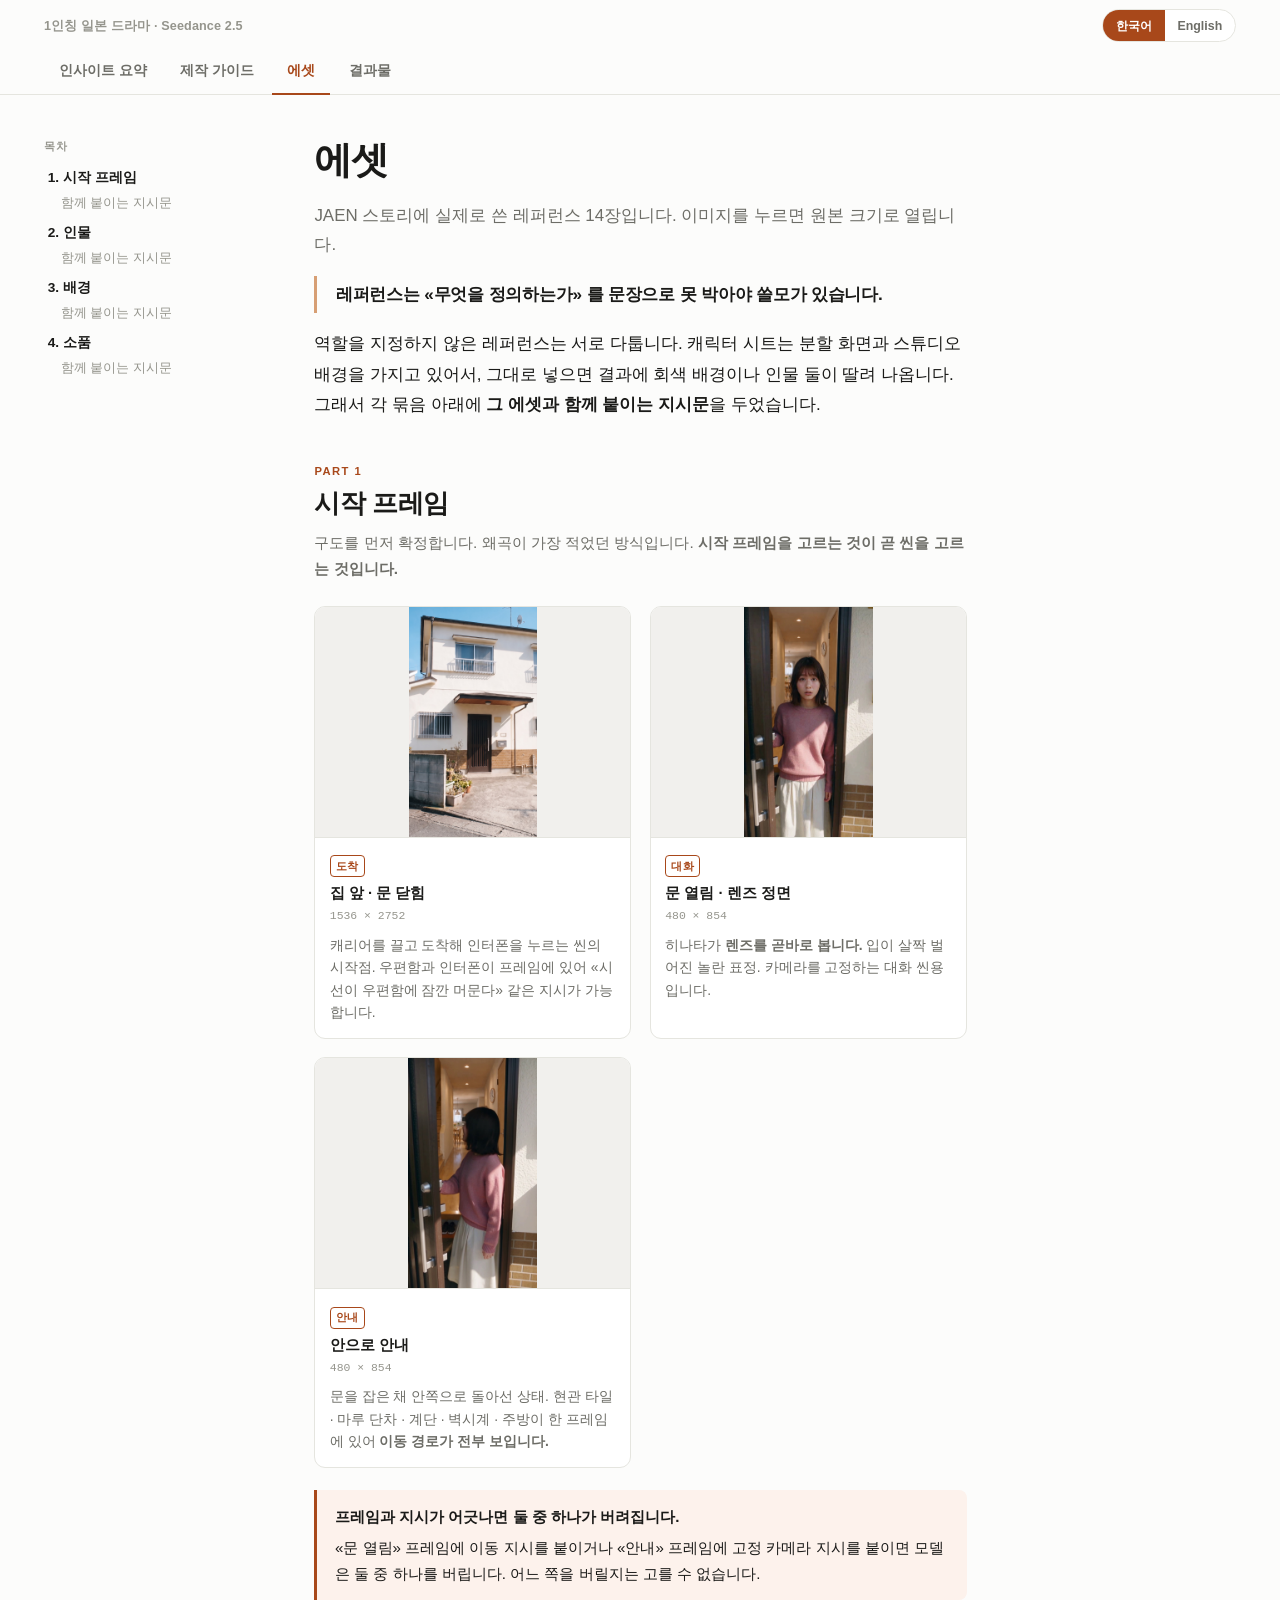
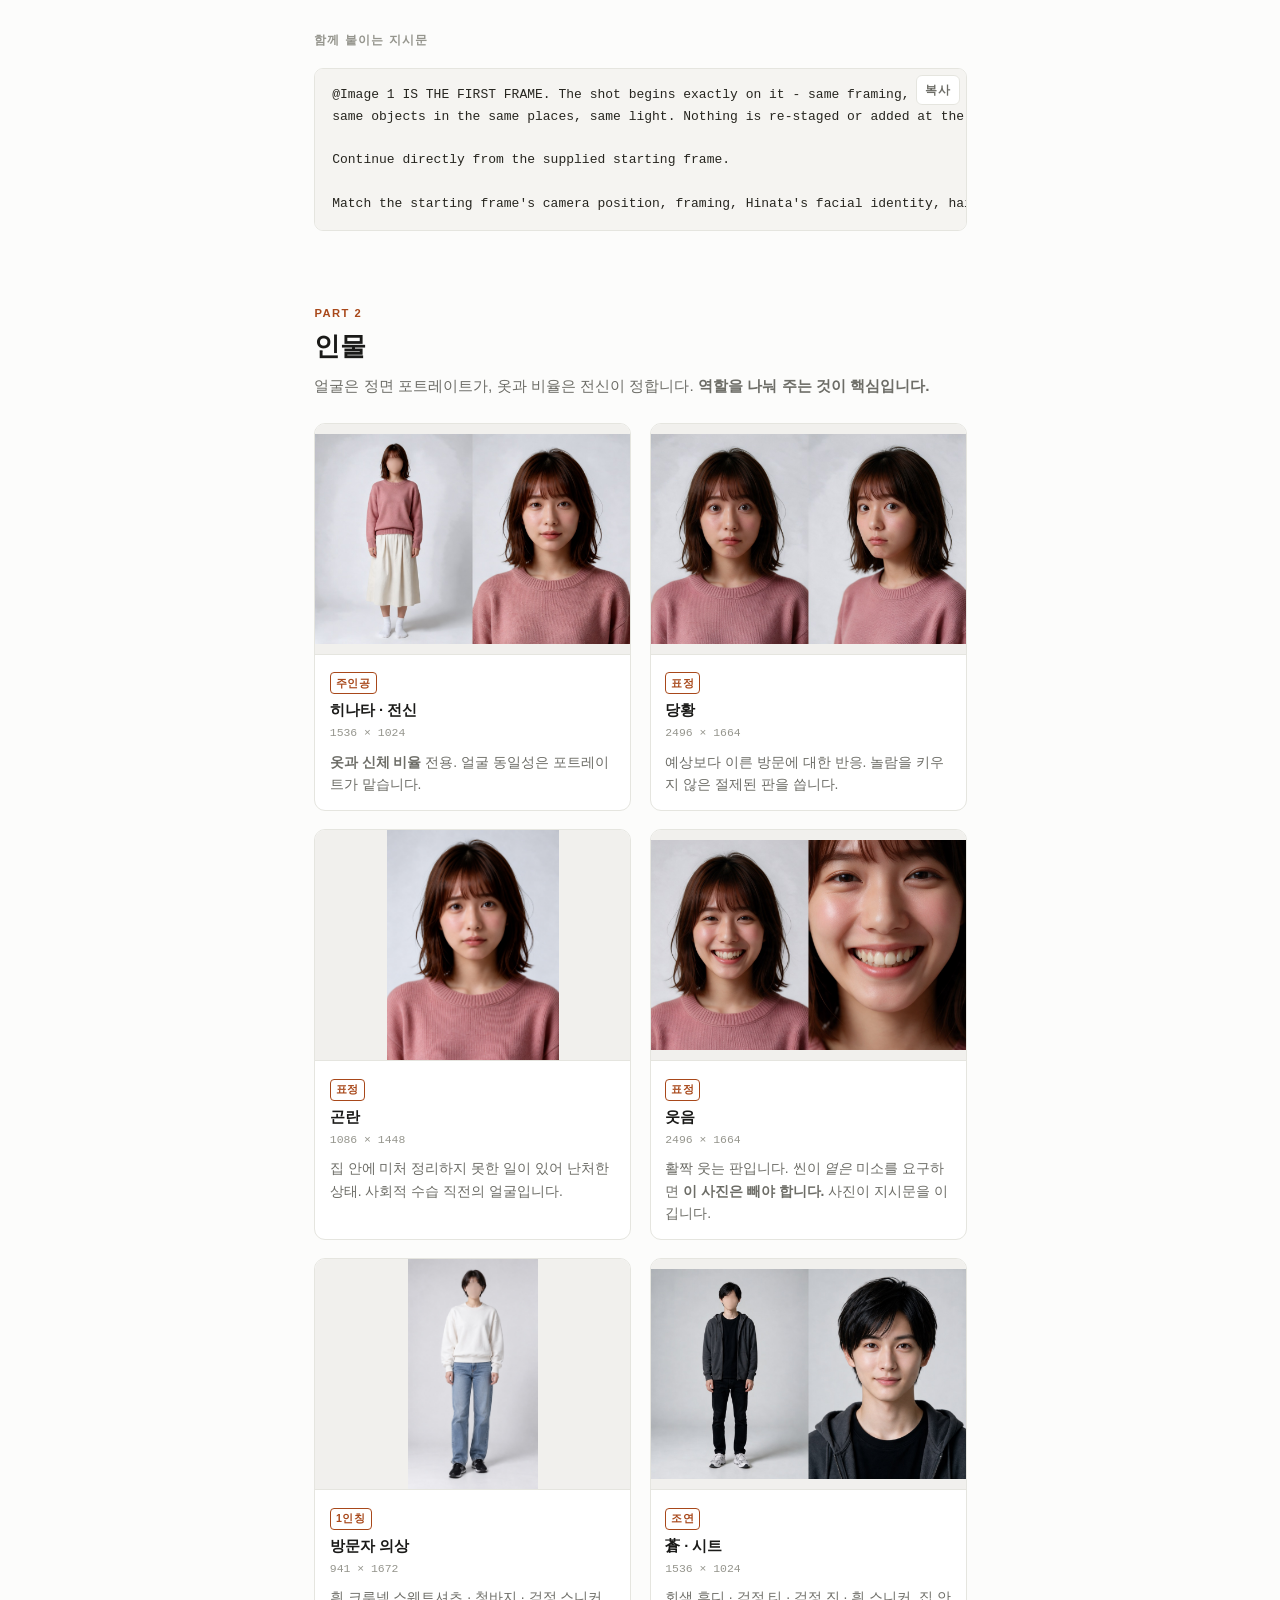
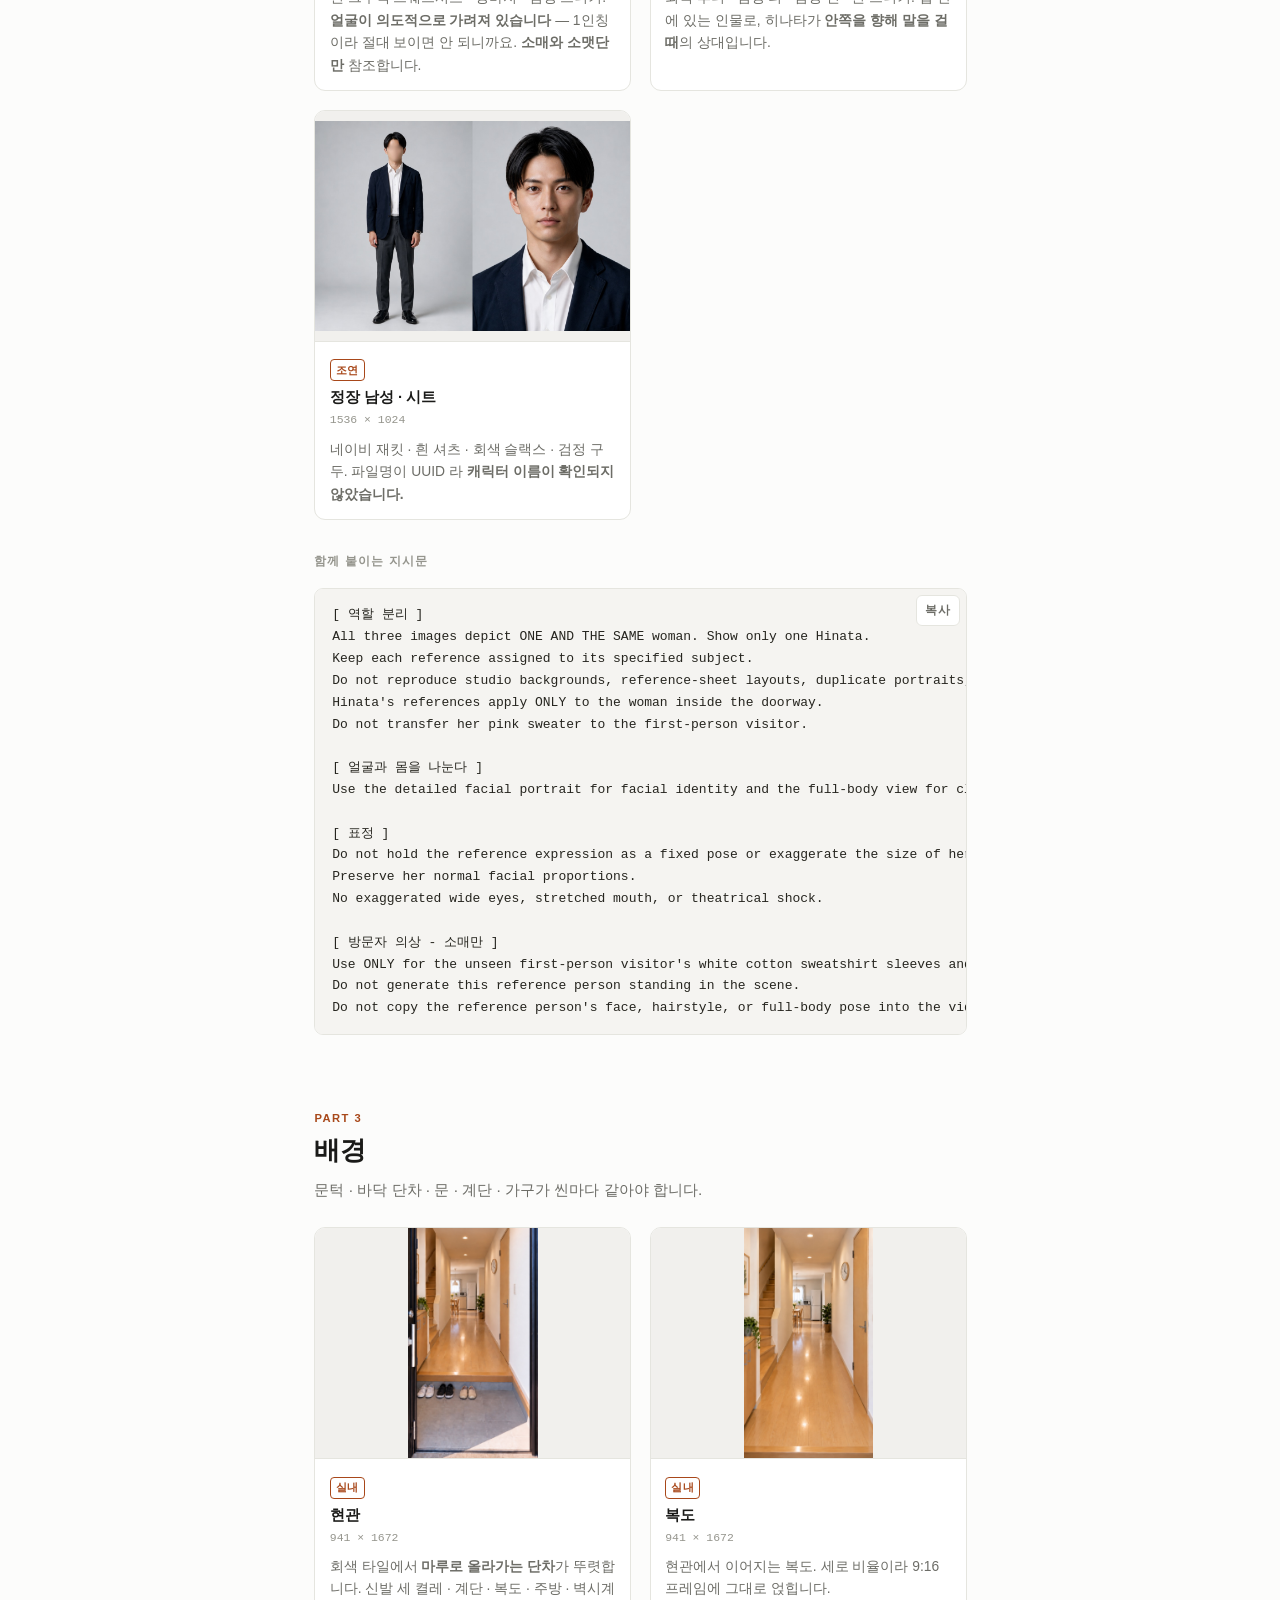
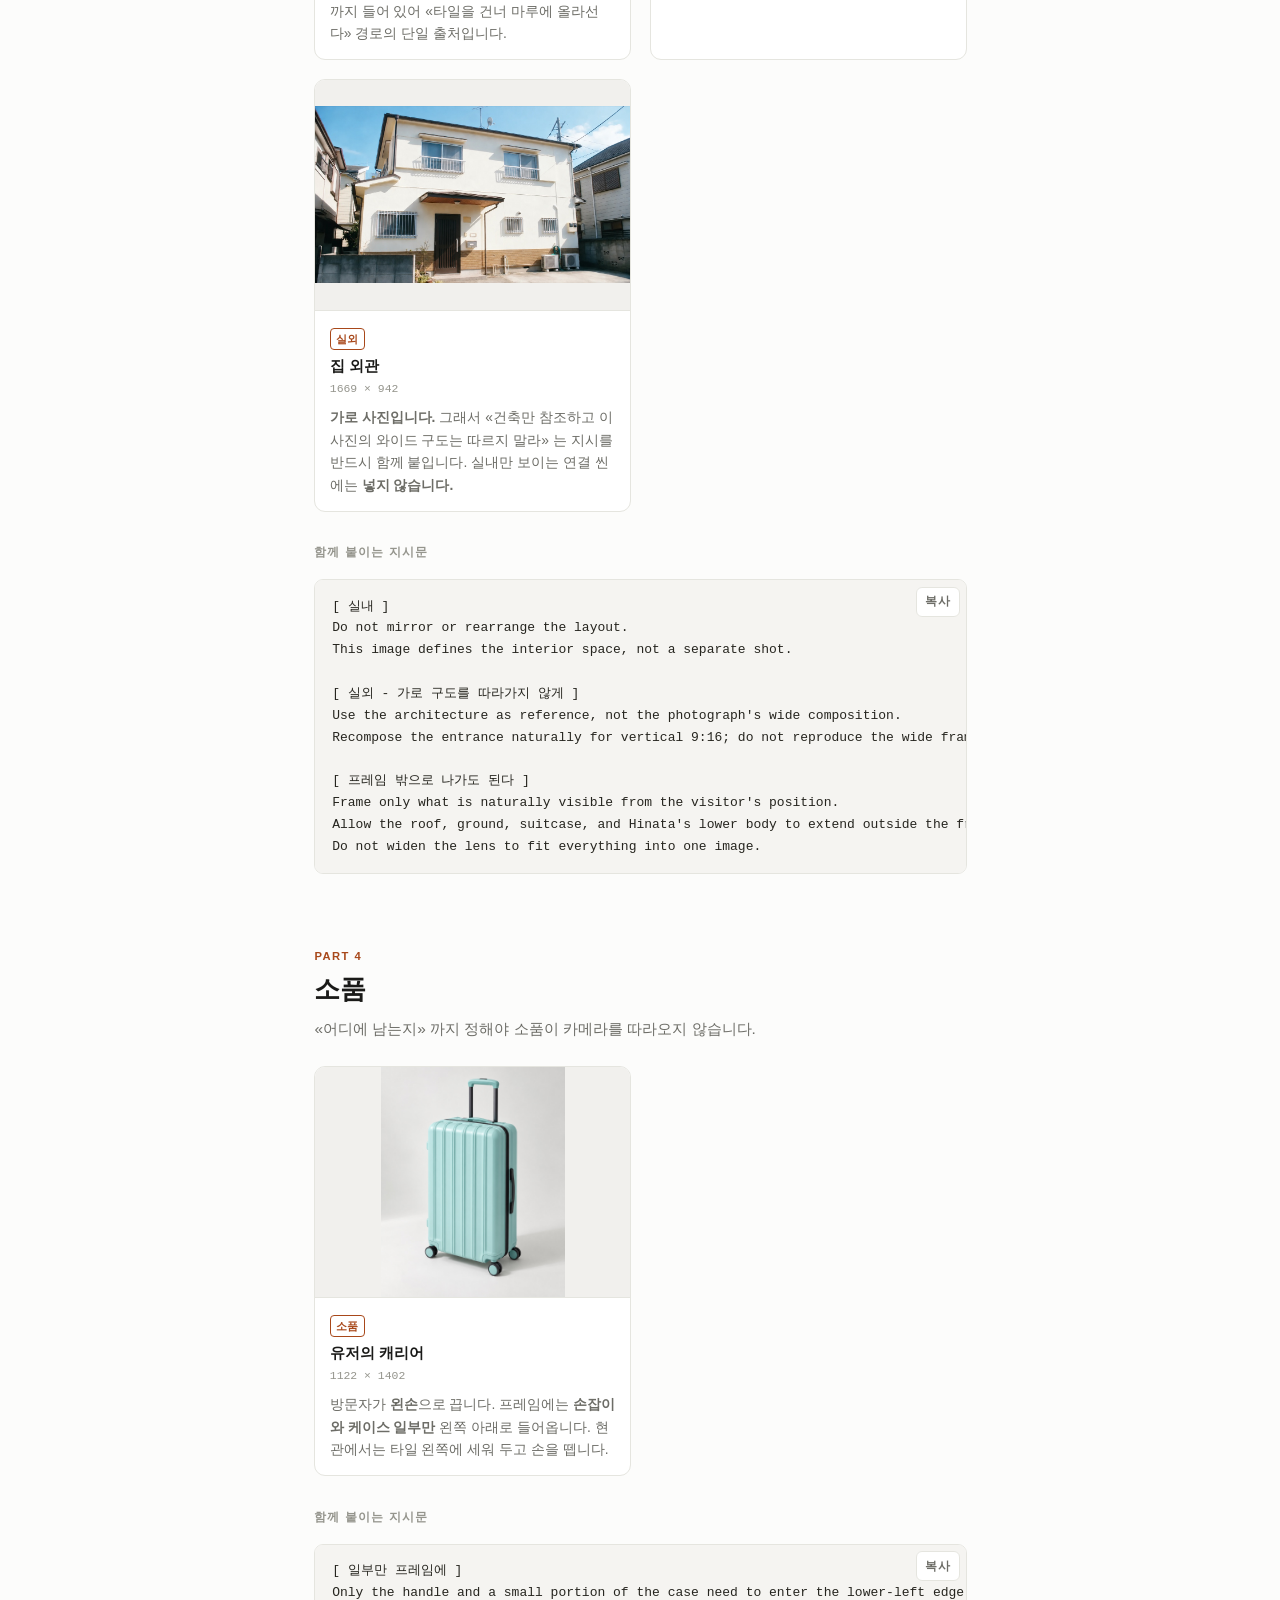
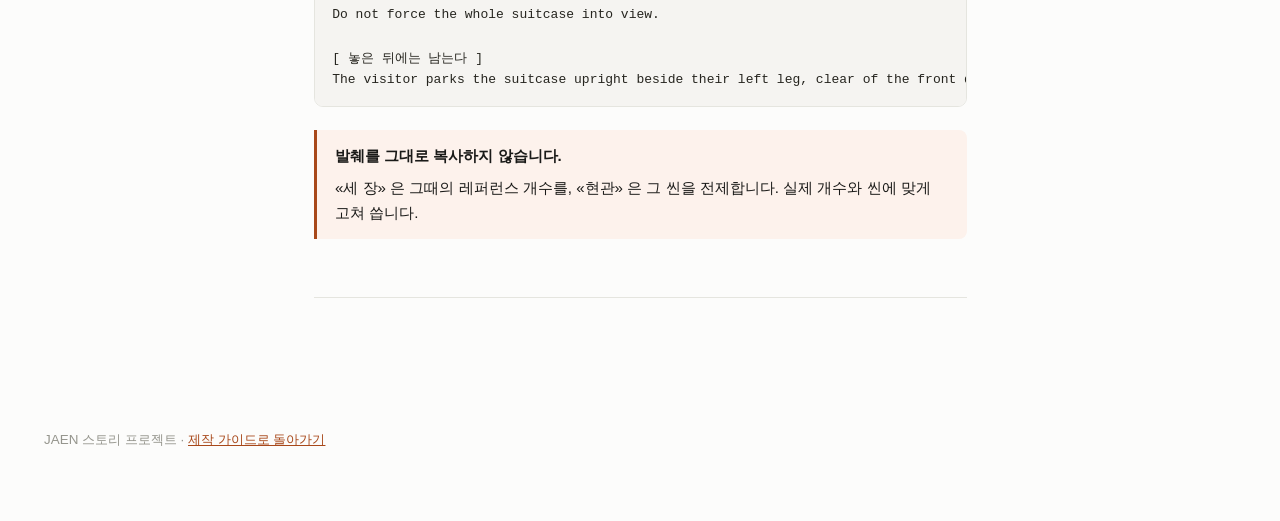
<file: jaen-story-guide/assets.html>
<!doctype html>
<html lang="ko" data-lang="ko">
<head>
<meta charset="utf-8">
<meta name="viewport" content="width=device-width,initial-scale=1">
<meta name="robots" content="noindex,nofollow,noarchive">
<title>에셋 · 1인칭 일본 드라마</title>
<link rel="stylesheet" href="style.css?v=f514e754">
</head>
<body>

<div class="topbar">
  <div class="bar-row top">
    <span class="brand">
      <span class="ko">1인칭 일본 드라마 · Seedance 2.5</span>
      <span class="en">First-Person Japanese Drama · Seedance 2.5</span>
    </span>
    <div class="seg" role="group" aria-label="Language">
      <button id="btn-ko" aria-pressed="true">한국어</button>
      <button id="btn-en" aria-pressed="false">English</button>
    </div>
  </div>
  <nav class="tabs">
    <a href="./"><span class="ko">인사이트 요약</span><span class="en">Key insights</span></a>
    <a href="guide.html"><span class="ko">제작 가이드</span><span class="en">Full guide</span></a>
    <a href="assets.html" aria-current="page"><span class="ko">에셋</span><span class="en">Assets</span></a>
    <a href="results.html"><span class="ko">결과물</span><span class="en">Results</span></a>
  </nav>
</div>

<div class="shell">

<aside class="sidetoc">
  <h4><span class="ko">목차</span><span class="en">Contents</span></h4>

  <nav class="ko"><ol>
    <li><a href="#k-1">1. 시작 프레임</a>
      <ul><li><a href="#k-1p">함께 붙이는 지시문</a></li></ul>
    </li>
    <li><a href="#k-2">2. 인물</a>
      <ul><li><a href="#k-2p">함께 붙이는 지시문</a></li></ul>
    </li>
    <li><a href="#k-3">3. 배경</a>
      <ul><li><a href="#k-3p">함께 붙이는 지시문</a></li></ul>
    </li>
    <li><a href="#k-4">4. 소품</a>
      <ul><li><a href="#k-4p">함께 붙이는 지시문</a></li></ul>
    </li>
  </ol></nav>

  <nav class="en"><ol>
    <li><a href="#e-1">1. Start frames</a>
      <ul><li><a href="#e-1p">Instructions</a></li></ul>
    </li>
    <li><a href="#e-2">2. Cast</a>
      <ul><li><a href="#e-2p">Instructions</a></li></ul>
    </li>
    <li><a href="#e-3">3. Locations</a>
      <ul><li><a href="#e-3p">Instructions</a></li></ul>
    </li>
    <li><a href="#e-4">4. Props</a>
      <ul><li><a href="#e-4p">Instructions</a></li></ul>
    </li>
  </ol></nav>
</aside>

<article>

<!-- ═══════════════════════ 한국어 ═══════════════════════ -->
<div class="ko">

<h1>에셋</h1>
<p class="lede">JAEN 스토리에 실제로 쓴 레퍼런스 14장입니다.
이미지를 누르면 원본 크기로 열립니다.</p>

<p class="key">레퍼런스는 «무엇을 정의하는가» 를 문장으로 못 박아야 쓸모가 있습니다.</p>
<p>역할을 지정하지 않은 레퍼런스는 서로 다툽니다. 캐릭터 시트는 분할 화면과 스튜디오 배경을
가지고 있어서, 그대로 넣으면 결과에 회색 배경이나 인물 둘이 딸려 나옵니다.
그래서 각 묶음 아래에 <strong>그 에셋과 함께 붙이는 지시문</strong>을 두었습니다.</p>


<!-- ─────────── 1 ─────────── -->
<div class="part" id="k-1">
  <span class="part-n">Part 1</span>
  <h2>시작 프레임</h2>
  <p>구도를 먼저 확정합니다. 왜곡이 가장 적었던 방식입니다.
  <strong>시작 프레임을 고르는 것이 곧 씬을 고르는 것입니다.</strong></p>
</div>

<div class="grid">
  <figure class="a">
    <a class="shot" href="img/startframe-arrival.jpg" target="_blank" rel="noopener">
      <img src="img/startframe-arrival.jpg" alt="집 외관, 닫힌 현관문, 우편함과 인터폰" loading="lazy">
    </a>
    <div class="meta">
      <span class="tag">도착</span>
      <p class="nm">집 앞 · 문 닫힘</p>
      <p class="dim">1536 × 2752</p>
      <p class="role">캐리어를 끌고 도착해 인터폰을 누르는 씬의 시작점.
      우편함과 인터폰이 프레임에 있어 «시선이 우편함에 잠깐 머문다» 같은 지시가 가능합니다.</p>
    </div>
  </figure>

  <figure class="a">
    <a class="shot" href="img/startframe-door-open.jpg" target="_blank" rel="noopener">
      <img src="img/startframe-door-open.jpg" alt="문이 열리고 히나타가 렌즈를 정면으로 본다" loading="lazy">
    </a>
    <div class="meta">
      <span class="tag">대화</span>
      <p class="nm">문 열림 · 렌즈 정면</p>
      <p class="dim">480 × 854</p>
      <p class="role">히나타가 <strong>렌즈를 곧바로 봅니다.</strong> 입이 살짝 벌어진 놀란 표정.
      카메라를 고정하는 대화 씬용입니다.</p>
    </div>
  </figure>

  <figure class="a">
    <a class="shot" href="img/startframe-lead-in.jpg" target="_blank" rel="noopener">
      <img src="img/startframe-lead-in.jpg" alt="히나타가 문을 잡고 복도 안쪽을 향해 돌아서 있다" loading="lazy">
    </a>
    <div class="meta">
      <span class="tag">안내</span>
      <p class="nm">안으로 안내</p>
      <p class="dim">480 × 854</p>
      <p class="role">문을 잡은 채 안쪽으로 돌아선 상태. 현관 타일 · 마루 단차 · 계단 · 벽시계 ·
      주방이 한 프레임에 있어 <strong>이동 경로가 전부 보입니다.</strong></p>
    </div>
  </figure>
</div>

<div class="caution">
  <span class="lbl">프레임과 지시가 어긋나면 둘 중 하나가 버려집니다.</span>
  <p>«문 열림» 프레임에 이동 지시를 붙이거나 «안내» 프레임에 고정 카메라 지시를 붙이면
  모델은 둘 중 하나를 버립니다. 어느 쪽을 버릴지는 고를 수 없습니다.</p>
</div>

<h4 id="k-1p">함께 붙이는 지시문</h4>
<pre><code>@Image 1 IS THE FIRST FRAME. The shot begins exactly on it - same framing,
same objects in the same places, same light. Nothing is re-staged or added at the start.

Continue directly from the supplied starting frame.

Match the starting frame's camera position, framing, Hinata's facial identity, hairstyle, clothing, door opening angle, hand placement, lighting, and entrance layout.</code></pre>


<!-- ─────────── 2 ─────────── -->
<div class="part" id="k-2">
  <span class="part-n">Part 2</span>
  <h2>인물</h2>
  <p>얼굴은 정면 포트레이트가, 옷과 비율은 전신이 정합니다.
  <strong>역할을 나눠 주는 것이 핵심입니다.</strong></p>
</div>

<div class="grid">
  <figure class="a">
    <a class="shot" href="img/hinata-fullbody.jpg" target="_blank" rel="noopener">
      <img src="img/hinata-fullbody.jpg" alt="히나타 전신" loading="lazy">
    </a>
    <div class="meta">
      <span class="tag">주인공</span>
      <p class="nm">히나타 · 전신</p>
      <p class="dim">1536 × 1024</p>
      <p class="role"><strong>옷과 신체 비율</strong> 전용. 얼굴 동일성은 포트레이트가 맡습니다.</p>
    </div>
  </figure>

  <figure class="a">
    <a class="shot" href="img/hinata-expr-flustered.jpg" target="_blank" rel="noopener">
      <img src="img/hinata-expr-flustered.jpg" alt="히나타 표정 · 당황" loading="lazy">
    </a>
    <div class="meta">
      <span class="tag">표정</span>
      <p class="nm">당황</p>
      <p class="dim">2496 × 1664</p>
      <p class="role">예상보다 이른 방문에 대한 반응. 놀람을 키우지 않은 절제된 판을 씁니다.</p>
    </div>
  </figure>

  <figure class="a">
    <a class="shot" href="img/hinata-expr-troubled.jpg" target="_blank" rel="noopener">
      <img src="img/hinata-expr-troubled.jpg" alt="히나타 표정 · 곤란" loading="lazy">
    </a>
    <div class="meta">
      <span class="tag">표정</span>
      <p class="nm">곤란</p>
      <p class="dim">1086 × 1448</p>
      <p class="role">집 안에 미처 정리하지 못한 일이 있어 난처한 상태.
      사회적 수습 직전의 얼굴입니다.</p>
    </div>
  </figure>

  <figure class="a">
    <a class="shot" href="img/hinata-expr-smile.jpg" target="_blank" rel="noopener">
      <img src="img/hinata-expr-smile.jpg" alt="히나타 표정 · 웃음" loading="lazy">
    </a>
    <div class="meta">
      <span class="tag">표정</span>
      <p class="nm">웃음</p>
      <p class="dim">2496 × 1664</p>
      <p class="role">활짝 웃는 판입니다. 씬이 <em>옅은</em> 미소를 요구하면
      <strong>이 사진은 빼야 합니다.</strong> 사진이 지시문을 이깁니다.</p>
    </div>
  </figure>

  <figure class="a">
    <a class="shot" href="img/visitor-ref.jpg" target="_blank" rel="noopener">
      <img src="img/visitor-ref.jpg" alt="방문자 의상 레퍼런스, 흰 스웨트셔츠와 청바지" loading="lazy">
    </a>
    <div class="meta">
      <span class="tag">1인칭</span>
      <p class="nm">방문자 의상</p>
      <p class="dim">941 × 1672</p>
      <p class="role">흰 크루넥 스웨트셔츠 · 청바지 · 검정 스니커.
      <strong>얼굴이 의도적으로 가려져 있습니다</strong> — 1인칭이라 절대 보이면 안 되니까요.
      <strong>소매와 소맷단만</strong> 참조합니다.</p>
    </div>
  </figure>

  <figure class="a">
    <a class="shot" href="img/ao-sheet.jpg" target="_blank" rel="noopener">
      <img src="img/ao-sheet.jpg" alt="蒼 캐릭터 시트" loading="lazy">
    </a>
    <div class="meta">
      <span class="tag">조연</span>
      <p class="nm"><span lang="ja">蒼</span> · 시트</p>
      <p class="dim">1536 × 1024</p>
      <p class="role">회색 후디 · 검정 티 · 검정 진 · 흰 스니커. 집 안에 있는 인물로,
      히나타가 <strong>안쪽을 향해 말을 걸 때</strong>의 상대입니다.</p>
    </div>
  </figure>

  <figure class="a">
    <a class="shot" href="img/cast-man-suit.jpg" target="_blank" rel="noopener">
      <img src="img/cast-man-suit.jpg" alt="정장 차림 남성 캐릭터 시트" loading="lazy">
    </a>
    <div class="meta">
      <span class="tag">조연</span>
      <p class="nm">정장 남성 · 시트</p>
      <p class="dim">1536 × 1024</p>
      <p class="role">네이비 재킷 · 흰 셔츠 · 회색 슬랙스 · 검정 구두.
      파일명이 UUID 라 <strong>캐릭터 이름이 확인되지 않았습니다.</strong></p>
    </div>
  </figure>
</div>

<h4 id="k-2p">함께 붙이는 지시문</h4>
<pre><code>[ 역할 분리 ]
All three images depict ONE AND THE SAME woman. Show only one Hinata.
Keep each reference assigned to its specified subject.
Do not reproduce studio backgrounds, reference-sheet layouts, duplicate portraits, or split screens.
Hinata's references apply ONLY to the woman inside the doorway.
Do not transfer her pink sweater to the first-person visitor.

[ 얼굴과 몸을 나눈다 ]
Use the detailed facial portrait for facial identity and the full-body view for clothing and proportions.

[ 표정 ]
Do not hold the reference expression as a fixed pose or exaggerate the size of her eyes.
Preserve her normal facial proportions.
No exaggerated wide eyes, stretched mouth, or theatrical shock.

[ 방문자 의상 - 소매만 ]
Use ONLY for the unseen first-person visitor's white cotton sweatshirt sleeves and ribbed cuffs.
Do not generate this reference person standing in the scene.
Do not copy the reference person's face, hairstyle, or full-body pose into the video.</code></pre>


<!-- ─────────── 3 ─────────── -->
<div class="part" id="k-3">
  <span class="part-n">Part 3</span>
  <h2>배경</h2>
  <p>문턱 · 바닥 단차 · 문 · 계단 · 가구가 씬마다 같아야 합니다.</p>
</div>

<div class="grid">
  <figure class="a">
    <a class="shot" href="img/genkan.jpg" target="_blank" rel="noopener">
      <img src="img/genkan.jpg" alt="현관 실내, 타일 바닥과 마루 단차" loading="lazy">
    </a>
    <div class="meta">
      <span class="tag">실내</span>
      <p class="nm">현관</p>
      <p class="dim">941 × 1672</p>
      <p class="role">회색 타일에서 <strong>마루로 올라가는 단차</strong>가 뚜렷합니다.
      신발 세 켤레 · 계단 · 복도 · 주방 · 벽시계까지 들어 있어
      «타일을 건너 마루에 올라선다» 경로의 단일 출처입니다.</p>
    </div>
  </figure>

  <figure class="a">
    <a class="shot" href="img/corridor.jpg" target="_blank" rel="noopener">
      <img src="img/corridor.jpg" alt="복도" loading="lazy">
    </a>
    <div class="meta">
      <span class="tag">실내</span>
      <p class="nm">복도</p>
      <p class="dim">941 × 1672</p>
      <p class="role">현관에서 이어지는 복도. 세로 비율이라 9:16 프레임에 그대로 얹힙니다.</p>
    </div>
  </figure>

  <figure class="a">
    <a class="shot" href="img/house-exterior.jpg" target="_blank" rel="noopener">
      <img src="img/house-exterior.jpg" alt="집 외관" loading="lazy">
    </a>
    <div class="meta">
      <span class="tag">실외</span>
      <p class="nm">집 외관</p>
      <p class="dim">1669 × 942</p>
      <p class="role"><strong>가로 사진입니다.</strong> 그래서 «건축만 참조하고 이 사진의
      와이드 구도는 따르지 말라» 는 지시를 반드시 함께 붙입니다.
      실내만 보이는 연결 씬에는 <strong>넣지 않습니다.</strong></p>
    </div>
  </figure>
</div>

<h4 id="k-3p">함께 붙이는 지시문</h4>
<pre><code>[ 실내 ]
Do not mirror or rearrange the layout.
This image defines the interior space, not a separate shot.

[ 실외 - 가로 구도를 따라가지 않게 ]
Use the architecture as reference, not the photograph's wide composition.
Recompose the entrance naturally for vertical 9:16; do not reproduce the wide framing or squeeze the entire house into view.

[ 프레임 밖으로 나가도 된다 ]
Frame only what is naturally visible from the visitor's position.
Allow the roof, ground, suitcase, and Hinata's lower body to extend outside the frame.
Do not widen the lens to fit everything into one image.</code></pre>


<!-- ─────────── 4 ─────────── -->
<div class="part" id="k-4">
  <span class="part-n">Part 4</span>
  <h2>소품</h2>
  <p>«어디에 남는지» 까지 정해야 소품이 카메라를 따라오지 않습니다.</p>
</div>

<div class="grid">
  <figure class="a">
    <a class="shot" href="img/suitcase.jpg" target="_blank" rel="noopener">
      <img src="img/suitcase.jpg" alt="민트색 캐리어" loading="lazy">
    </a>
    <div class="meta">
      <span class="tag">소품</span>
      <p class="nm">유저의 캐리어</p>
      <p class="dim">1122 × 1402</p>
      <p class="role">방문자가 <strong>왼손</strong>으로 끕니다. 프레임에는
      <strong>손잡이와 케이스 일부만</strong> 왼쪽 아래로 들어옵니다.
      현관에서는 타일 왼쪽에 세워 두고 손을 뗍니다.</p>
    </div>
  </figure>
</div>

<h4 id="k-4p">함께 붙이는 지시문</h4>
<pre><code>[ 일부만 프레임에 ]
Only the handle and a small portion of the case need to enter the lower-left edge.
Do not force the whole suitcase into view.

[ 놓은 뒤에는 남는다 ]
The visitor parks the suitcase upright beside their left leg, clear of the front door's swing and the path onto the wooden floor, and releases the handle.</code></pre>

<div class="caution">
  <span class="lbl">발췌를 그대로 복사하지 않습니다.</span>
  <p>«세 장» 은 그때의 레퍼런스 개수를, «현관» 은 그 씬을 전제합니다.
  실제 개수와 씬에 맞게 고쳐 씁니다.</p>
</div>

<hr>

</div>

<!-- ═══════════════════════ ENGLISH ═══════════════════════ -->
<div class="en">

<h1>Assets</h1>
<p class="lede">The fourteen references actually used on the JAEN story.
Click an image to open it at full size.</p>

<p class="key">A reference is only useful once a sentence pins down what it defines.</p>
<p>References without assigned roles fight each other. Character sheets carry split-screen
layouts and studio backdrops, so dropped in as-is they bring a grey background or a second
copy of the person along with them. That is why each group below ends with
<strong>the instructions that ship with those assets</strong>.</p>


<!-- ─────────── 1 ─────────── -->
<div class="part" id="e-1">
  <span class="part-n">Part 1</span>
  <h2>Start frames</h2>
  <p>Establish the composition first — this produced the least distortion.
  <strong>Choosing the start frame is choosing the scene.</strong></p>
</div>

<div class="grid">
  <figure class="a">
    <a class="shot" href="img/startframe-arrival.jpg" target="_blank" rel="noopener">
      <img src="img/startframe-arrival.jpg" alt="House exterior with the front door closed, mailbox and intercom" loading="lazy">
    </a>
    <div class="meta">
      <span class="tag">Arrival</span>
      <p class="nm">Outside · door closed</p>
      <p class="dim">1536 × 2752</p>
      <p class="role">Start of the scene where the visitor arrives pulling a suitcase and presses
      the intercom. The mailbox and intercom are in frame, which makes a direction like
      “the gaze pauses on the mailbox” possible.</p>
    </div>
  </figure>

  <figure class="a">
    <a class="shot" href="img/startframe-door-open.jpg" target="_blank" rel="noopener">
      <img src="img/startframe-door-open.jpg" alt="The door opens and Hinata looks straight into the lens" loading="lazy">
    </a>
    <div class="meta">
      <span class="tag">Dialogue</span>
      <p class="nm">Door open · facing the lens</p>
      <p class="dim">480 × 854</p>
      <p class="role">Hinata looks <strong>directly into the lens</strong>, lips slightly parted
      in surprise. For the stationary-camera dialogue scene.</p>
    </div>
  </figure>

  <figure class="a">
    <a class="shot" href="img/startframe-lead-in.jpg" target="_blank" rel="noopener">
      <img src="img/startframe-lead-in.jpg" alt="Hinata holds the door and turns toward the corridor inside" loading="lazy">
    </a>
    <div class="meta">
      <span class="tag">Guiding</span>
      <p class="nm">Leading inside</p>
      <p class="dim">480 × 854</p>
      <p class="role">Holding the door, turned toward the interior. The tiled entrance, the raised
      wooden floor, the stairs, the wall clock, and the kitchen are all in one frame, so
      <strong>the whole route is visible.</strong></p>
    </div>
  </figure>
</div>

<div class="caution">
  <span class="lbl">When the frame and the direction disagree, one of them gets dropped.</span>
  <p>Attach relocation directions to the “door open” frame, or stationary-camera directions to
  the “leading in” frame, and the model drops one of them. You do not get to choose which.</p>
</div>

<h4 id="e-1p">Instructions that ship with a start frame</h4>
<pre><code>@Image 1 IS THE FIRST FRAME. The shot begins exactly on it - same framing,
same objects in the same places, same light. Nothing is re-staged or added at the start.

Continue directly from the supplied starting frame.

Match the starting frame's camera position, framing, Hinata's facial identity, hairstyle, clothing, door opening angle, hand placement, lighting, and entrance layout.</code></pre>


<!-- ─────────── 2 ─────────── -->
<div class="part" id="e-2">
  <span class="part-n">Part 2</span>
  <h2>Cast</h2>
  <p>The portrait defines the face; the full body defines clothing and proportions.
  <strong>Splitting the roles is the point.</strong></p>
</div>

<div class="grid">
  <figure class="a">
    <a class="shot" href="img/hinata-fullbody.jpg" target="_blank" rel="noopener">
      <img src="img/hinata-fullbody.jpg" alt="Hinata full body" loading="lazy">
    </a>
    <div class="meta">
      <span class="tag">Lead</span>
      <p class="nm">Hinata · full body</p>
      <p class="dim">1536 × 1024</p>
      <p class="role">For <strong>clothing and proportions only</strong>. Facial identity is the
      portrait's job.</p>
    </div>
  </figure>

  <figure class="a">
    <a class="shot" href="img/hinata-expr-flustered.jpg" target="_blank" rel="noopener">
      <img src="img/hinata-expr-flustered.jpg" alt="Hinata expression · flustered" loading="lazy">
    </a>
    <div class="meta">
      <span class="tag">Expression</span>
      <p class="nm">Flustered</p>
      <p class="dim">2496 × 1664</p>
      <p class="role">Her reaction to an arrival earlier than expected. Use the restrained
      version, not an enlarged surprise.</p>
    </div>
  </figure>

  <figure class="a">
    <a class="shot" href="img/hinata-expr-troubled.jpg" target="_blank" rel="noopener">
      <img src="img/hinata-expr-troubled.jpg" alt="Hinata expression · troubled" loading="lazy">
    </a>
    <div class="meta">
      <span class="tag">Expression</span>
      <p class="nm">Troubled</p>
      <p class="dim">1086 × 1448</p>
      <p class="role">Something unfinished inside the house is distracting her. The face just
      before the social recovery.</p>
    </div>
  </figure>

  <figure class="a">
    <a class="shot" href="img/hinata-expr-smile.jpg" target="_blank" rel="noopener">
      <img src="img/hinata-expr-smile.jpg" alt="Hinata expression · smiling" loading="lazy">
    </a>
    <div class="meta">
      <span class="tag">Expression</span>
      <p class="nm">Smiling</p>
      <p class="dim">2496 × 1664</p>
      <p class="role">A broad smile. If the scene needs a <em>faint</em> one,
      <strong>omit this image.</strong> The image beats the sentence.</p>
    </div>
  </figure>

  <figure class="a">
    <a class="shot" href="img/visitor-ref.jpg" target="_blank" rel="noopener">
      <img src="img/visitor-ref.jpg" alt="Visitor clothing reference, white sweatshirt and jeans" loading="lazy">
    </a>
    <div class="meta">
      <span class="tag">First person</span>
      <p class="nm">Visitor clothing</p>
      <p class="dim">941 × 1672</p>
      <p class="role">White crew-neck sweatshirt, jeans, black sneakers.
      <strong>The face is deliberately obscured</strong> — in first person it must never be seen.
      Reference <strong>the sleeves and cuffs only</strong>.</p>
    </div>
  </figure>

  <figure class="a">
    <a class="shot" href="img/ao-sheet.jpg" target="_blank" rel="noopener">
      <img src="img/ao-sheet.jpg" alt="Ao character sheet" loading="lazy">
    </a>
    <div class="meta">
      <span class="tag">Support</span>
      <p class="nm"><span lang="ja">蒼</span> · sheet</p>
      <p class="dim">1536 × 1024</p>
      <p class="role">Grey hoodie, black tee, black jeans, white sneakers. He is inside the house
      — the person Hinata addresses <strong>when she turns toward the interior</strong>.</p>
    </div>
  </figure>

  <figure class="a">
    <a class="shot" href="img/cast-man-suit.jpg" target="_blank" rel="noopener">
      <img src="img/cast-man-suit.jpg" alt="Character sheet, man in a suit" loading="lazy">
    </a>
    <div class="meta">
      <span class="tag">Support</span>
      <p class="nm">Man in a suit · sheet</p>
      <p class="dim">1536 × 1024</p>
      <p class="role">Navy jacket, white shirt, grey slacks, black shoes. The filename is a UUID,
      so <strong>the character name is unconfirmed.</strong></p>
    </div>
  </figure>
</div>

<h4 id="e-2p">Instructions that ship with cast references</h4>
<pre><code>[ Role separation ]
All three images depict ONE AND THE SAME woman. Show only one Hinata.
Keep each reference assigned to its specified subject.
Do not reproduce studio backgrounds, reference-sheet layouts, duplicate portraits, or split screens.
Hinata's references apply ONLY to the woman inside the doorway.
Do not transfer her pink sweater to the first-person visitor.

[ Split face and body ]
Use the detailed facial portrait for facial identity and the full-body view for clothing and proportions.

[ Expression ]
Do not hold the reference expression as a fixed pose or exaggerate the size of her eyes.
Preserve her normal facial proportions.
No exaggerated wide eyes, stretched mouth, or theatrical shock.

[ Visitor clothing - sleeves only ]
Use ONLY for the unseen first-person visitor's white cotton sweatshirt sleeves and ribbed cuffs.
Do not generate this reference person standing in the scene.
Do not copy the reference person's face, hairstyle, or full-body pose into the video.</code></pre>


<!-- ─────────── 3 ─────────── -->
<div class="part" id="e-3">
  <span class="part-n">Part 3</span>
  <h2>Locations</h2>
  <p>Thresholds, floor levels, doors, stairs, and furniture must match across scenes.</p>
</div>

<div class="grid">
  <figure class="a">
    <a class="shot" href="img/genkan.jpg" target="_blank" rel="noopener">
      <img src="img/genkan.jpg" alt="Genkan interior, tiled floor and raised wooden step" loading="lazy">
    </a>
    <div class="meta">
      <span class="tag">Interior</span>
      <p class="nm">Genkan</p>
      <p class="dim">941 × 1672</p>
      <p class="role">The <strong>step up from grey tile to the wooden floor</strong> is explicit.
      Three pairs of shoes, the stairs, the corridor, the kitchen, and the wall clock are all
      here, making this the single source for the “cross the tile and step onto the wood” route.</p>
    </div>
  </figure>

  <figure class="a">
    <a class="shot" href="img/corridor.jpg" target="_blank" rel="noopener">
      <img src="img/corridor.jpg" alt="Corridor" loading="lazy">
    </a>
    <div class="meta">
      <span class="tag">Interior</span>
      <p class="nm">Corridor</p>
      <p class="dim">941 × 1672</p>
      <p class="role">The corridor leading on from the genkan. Already vertical, so it drops
      straight into a 9:16 frame.</p>
    </div>
  </figure>

  <figure class="a">
    <a class="shot" href="img/house-exterior.jpg" target="_blank" rel="noopener">
      <img src="img/house-exterior.jpg" alt="House exterior" loading="lazy">
    </a>
    <div class="meta">
      <span class="tag">Exterior</span>
      <p class="nm">House exterior</p>
      <p class="dim">1669 × 942</p>
      <p class="role"><strong>This one is landscape.</strong> So it must always ship with the
      instruction to use the architecture but <em>not</em> the photograph's wide composition.
      <strong>Do not include it</strong> in a continuation that reveals only the interior.</p>
    </div>
  </figure>
</div>

<h4 id="e-3p">Instructions that ship with location references</h4>
<pre><code>[ Interior ]
Do not mirror or rearrange the layout.
This image defines the interior space, not a separate shot.

[ Exterior - do not inherit the landscape composition ]
Use the architecture as reference, not the photograph's wide composition.
Recompose the entrance naturally for vertical 9:16; do not reproduce the wide framing or squeeze the entire house into view.

[ Things are allowed to leave the frame ]
Frame only what is naturally visible from the visitor's position.
Allow the roof, ground, suitcase, and Hinata's lower body to extend outside the frame.
Do not widen the lens to fit everything into one image.</code></pre>


<!-- ─────────── 4 ─────────── -->
<div class="part" id="e-4">
  <span class="part-n">Part 4</span>
  <h2>Props</h2>
  <p>Decide where a prop <em>stays</em>, or it follows the camera.</p>
</div>

<div class="grid">
  <figure class="a">
    <a class="shot" href="img/suitcase.jpg" target="_blank" rel="noopener">
      <img src="img/suitcase.jpg" alt="Mint suitcase" loading="lazy">
    </a>
    <div class="meta">
      <span class="tag">Prop</span>
      <p class="nm">The visitor's suitcase</p>
      <p class="dim">1122 × 1402</p>
      <p class="role">Pulled with the visitor's <strong>left hand</strong>. Only
      <strong>the handle and part of the case</strong> enter the lower-left edge. At the entrance
      it is parked upright on the tile, to the left, and released.</p>
    </div>
  </figure>
</div>

<h4 id="e-4p">Instructions that ship with the prop</h4>
<pre><code>[ Only part of it in frame ]
Only the handle and a small portion of the case need to enter the lower-left edge.
Do not force the whole suitcase into view.

[ It stays where it was put ]
The visitor parks the suitcase upright beside their left leg, clear of the front door's swing and the path onto the wooden floor, and releases the handle.</code></pre>

<div class="caution">
  <span class="lbl">Do not copy the excerpts verbatim.</span>
  <p>“All three images” assumes that reference count and “the doorway” assumes that scene.
  Update them to match the actual count and scene.</p>
</div>

<hr>

</div>

</article>
</div>

<footer>
  <p class="ko">JAEN 스토리 프로젝트 · <a href="guide.html">제작 가이드로 돌아가기</a></p>
  <p class="en">JAEN story project · <a href="guide.html">Back to the production guide</a></p>
</footer>

<script src="app.js?v=ead87756"></script>
</body>
</html>
</file>
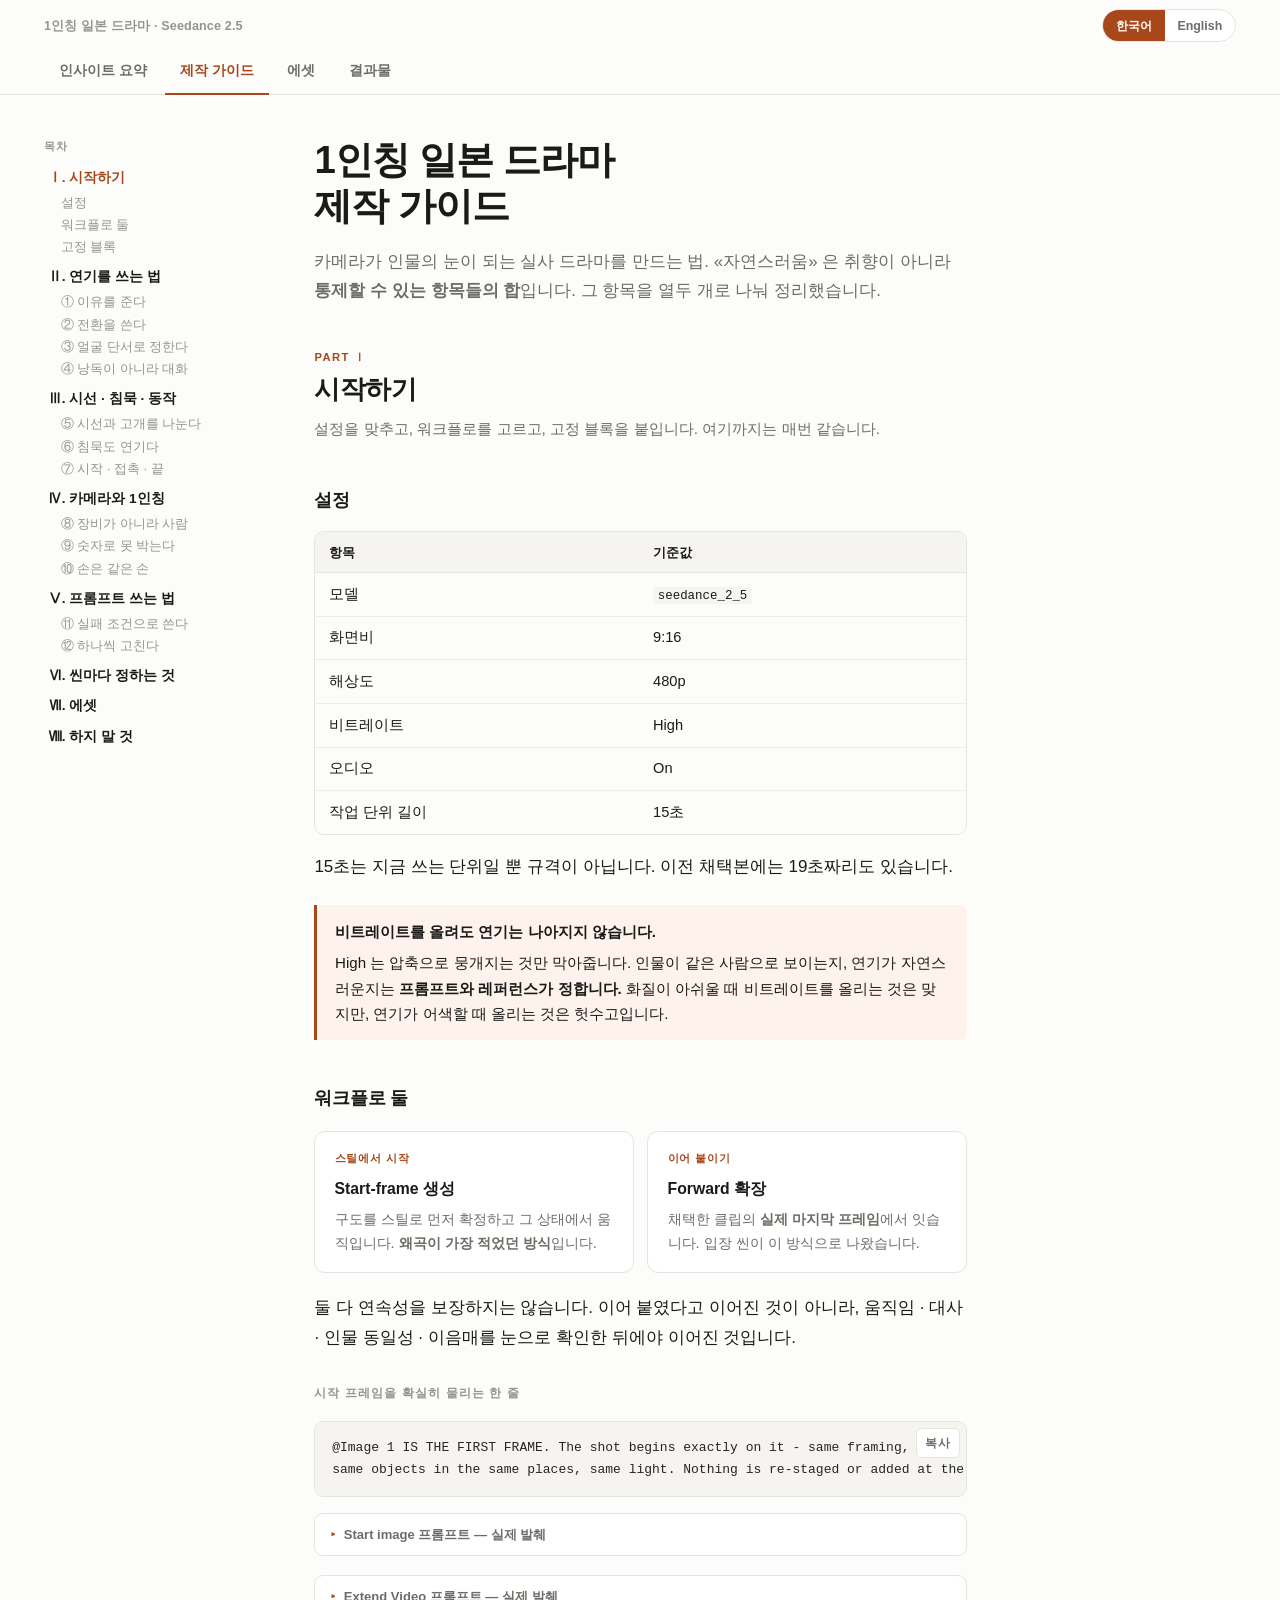
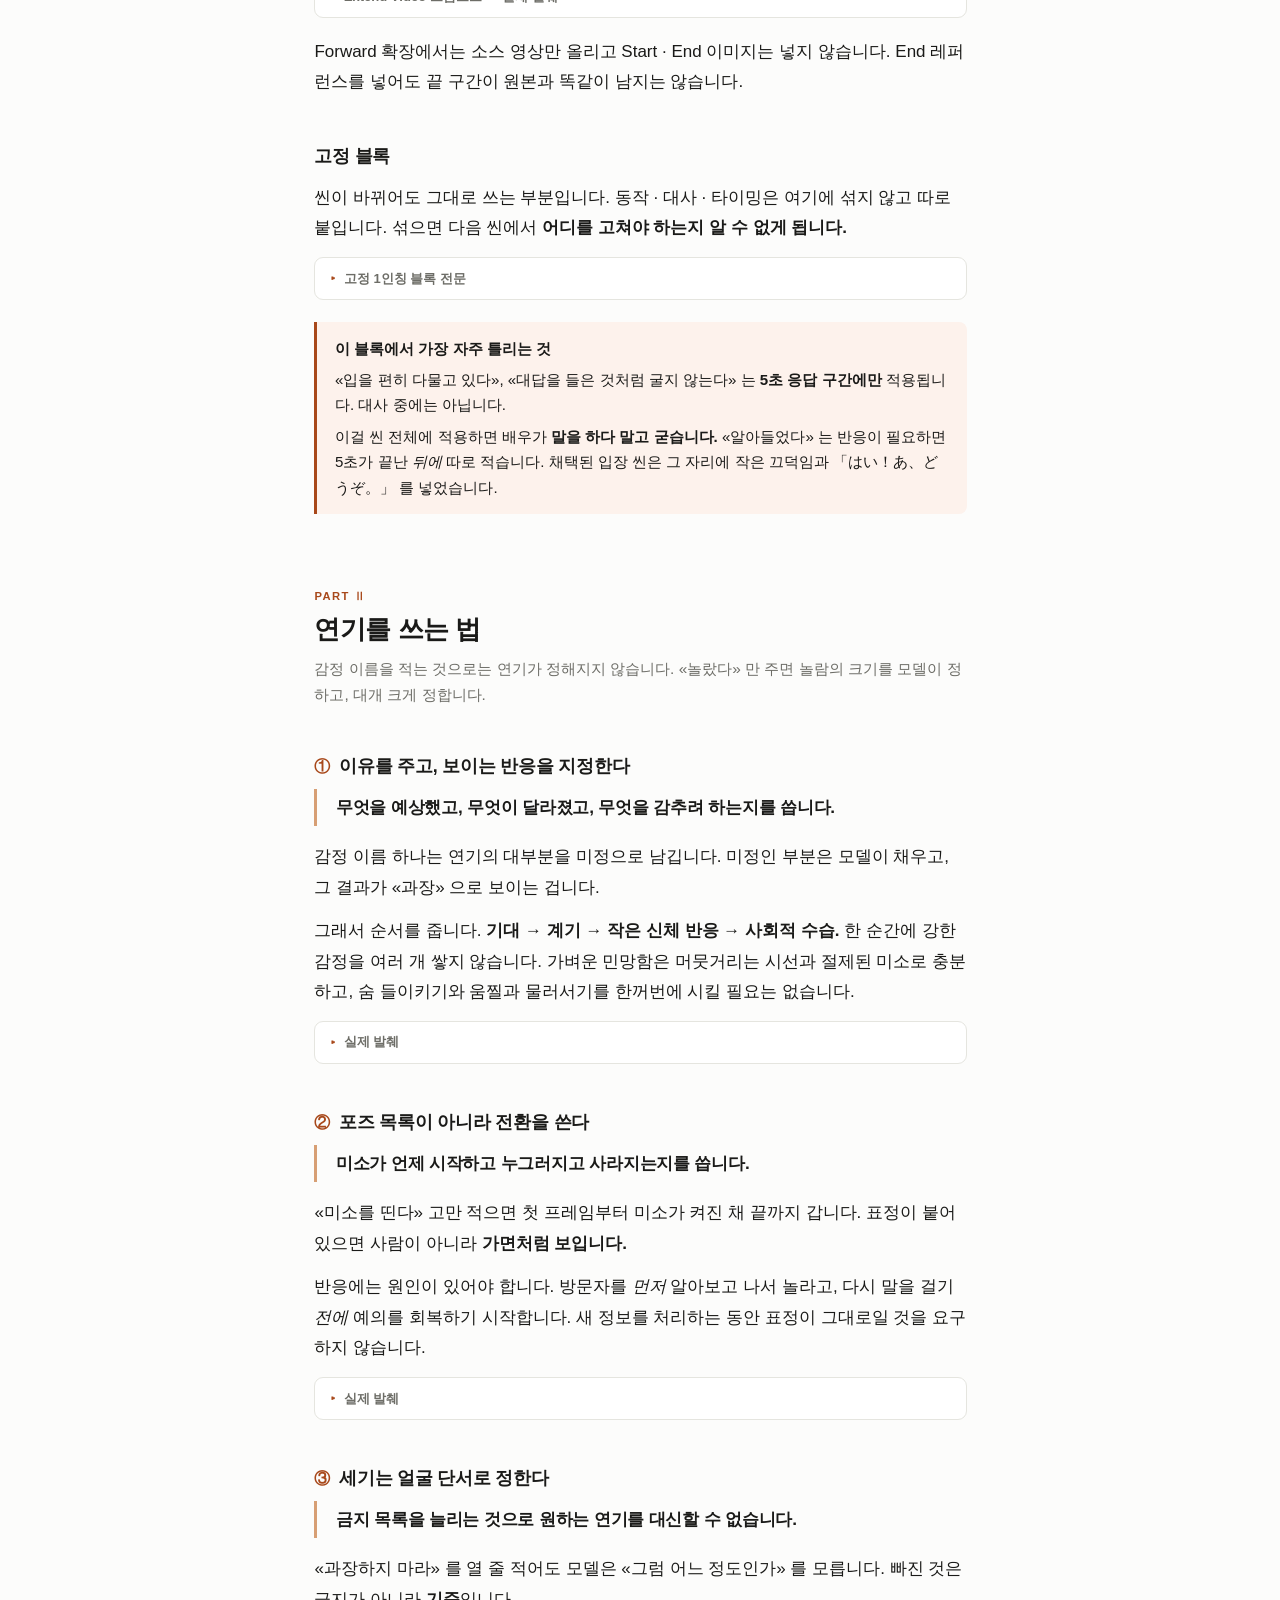
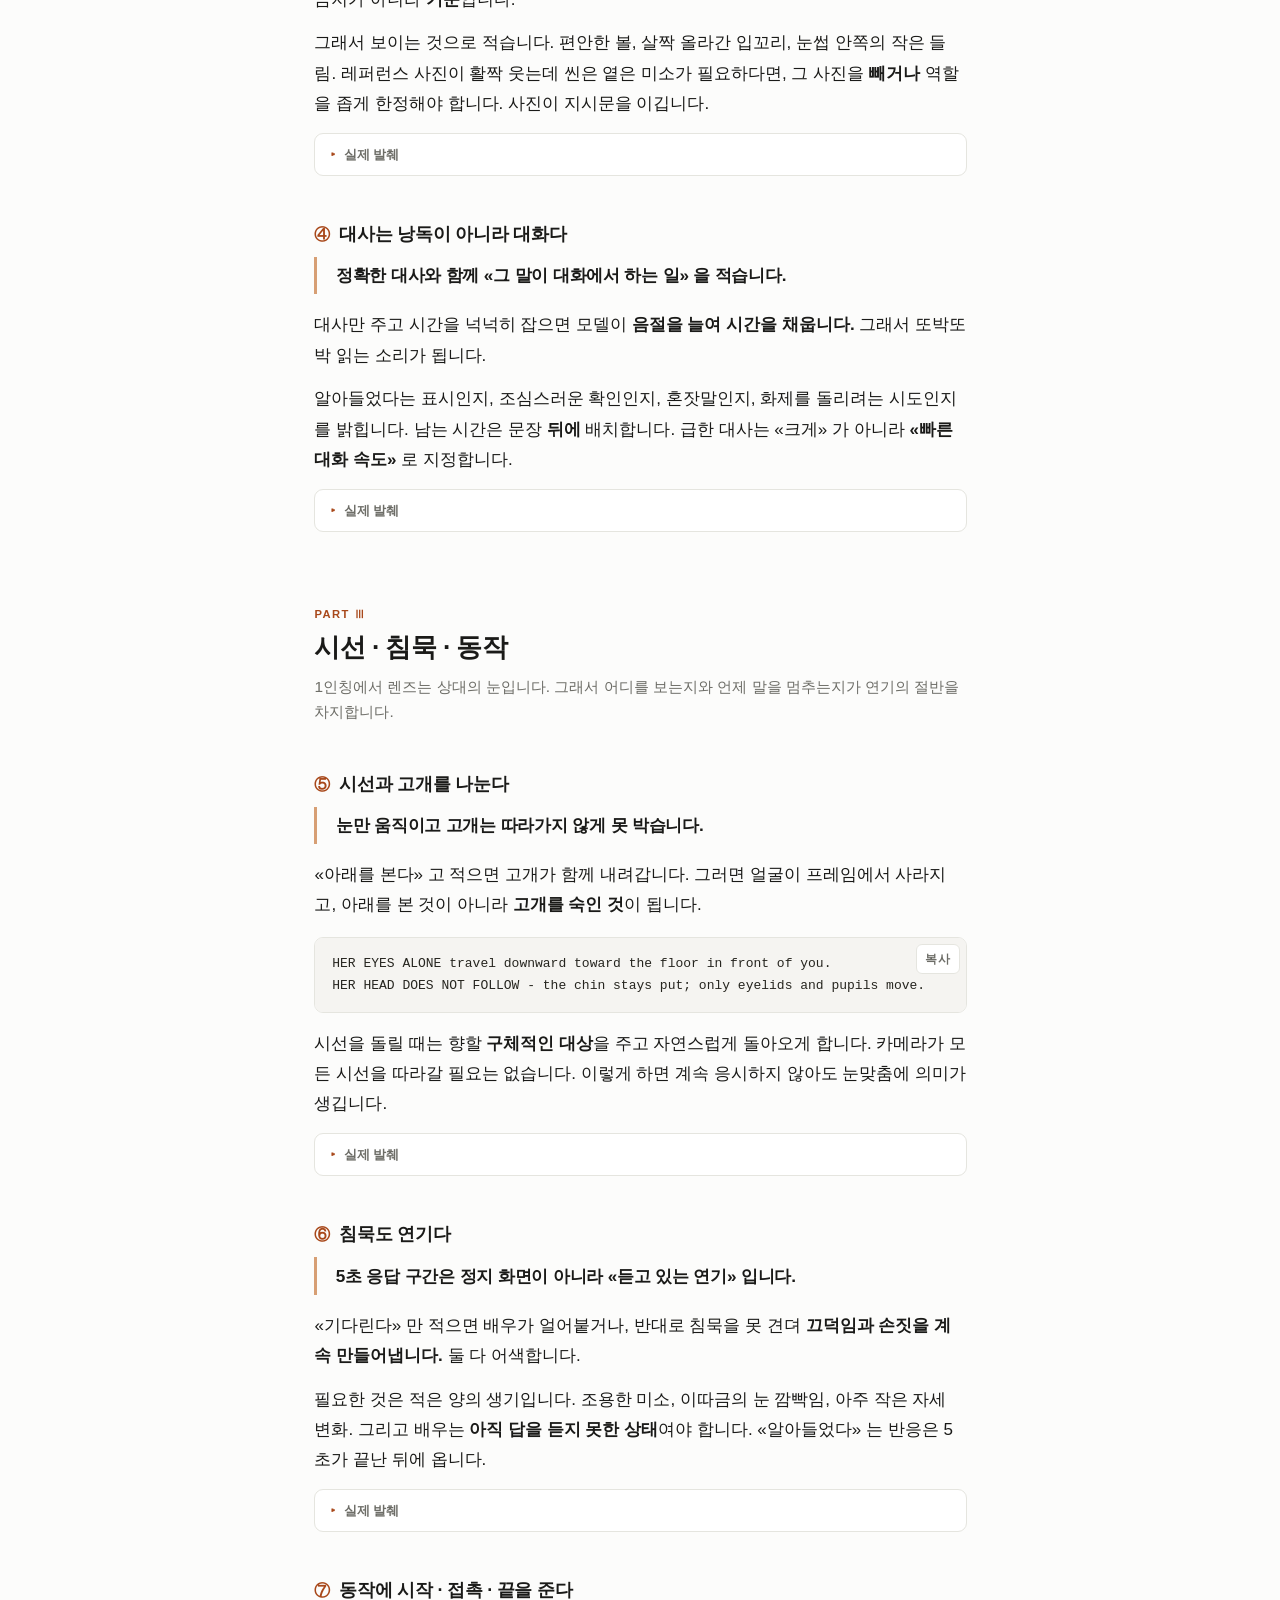
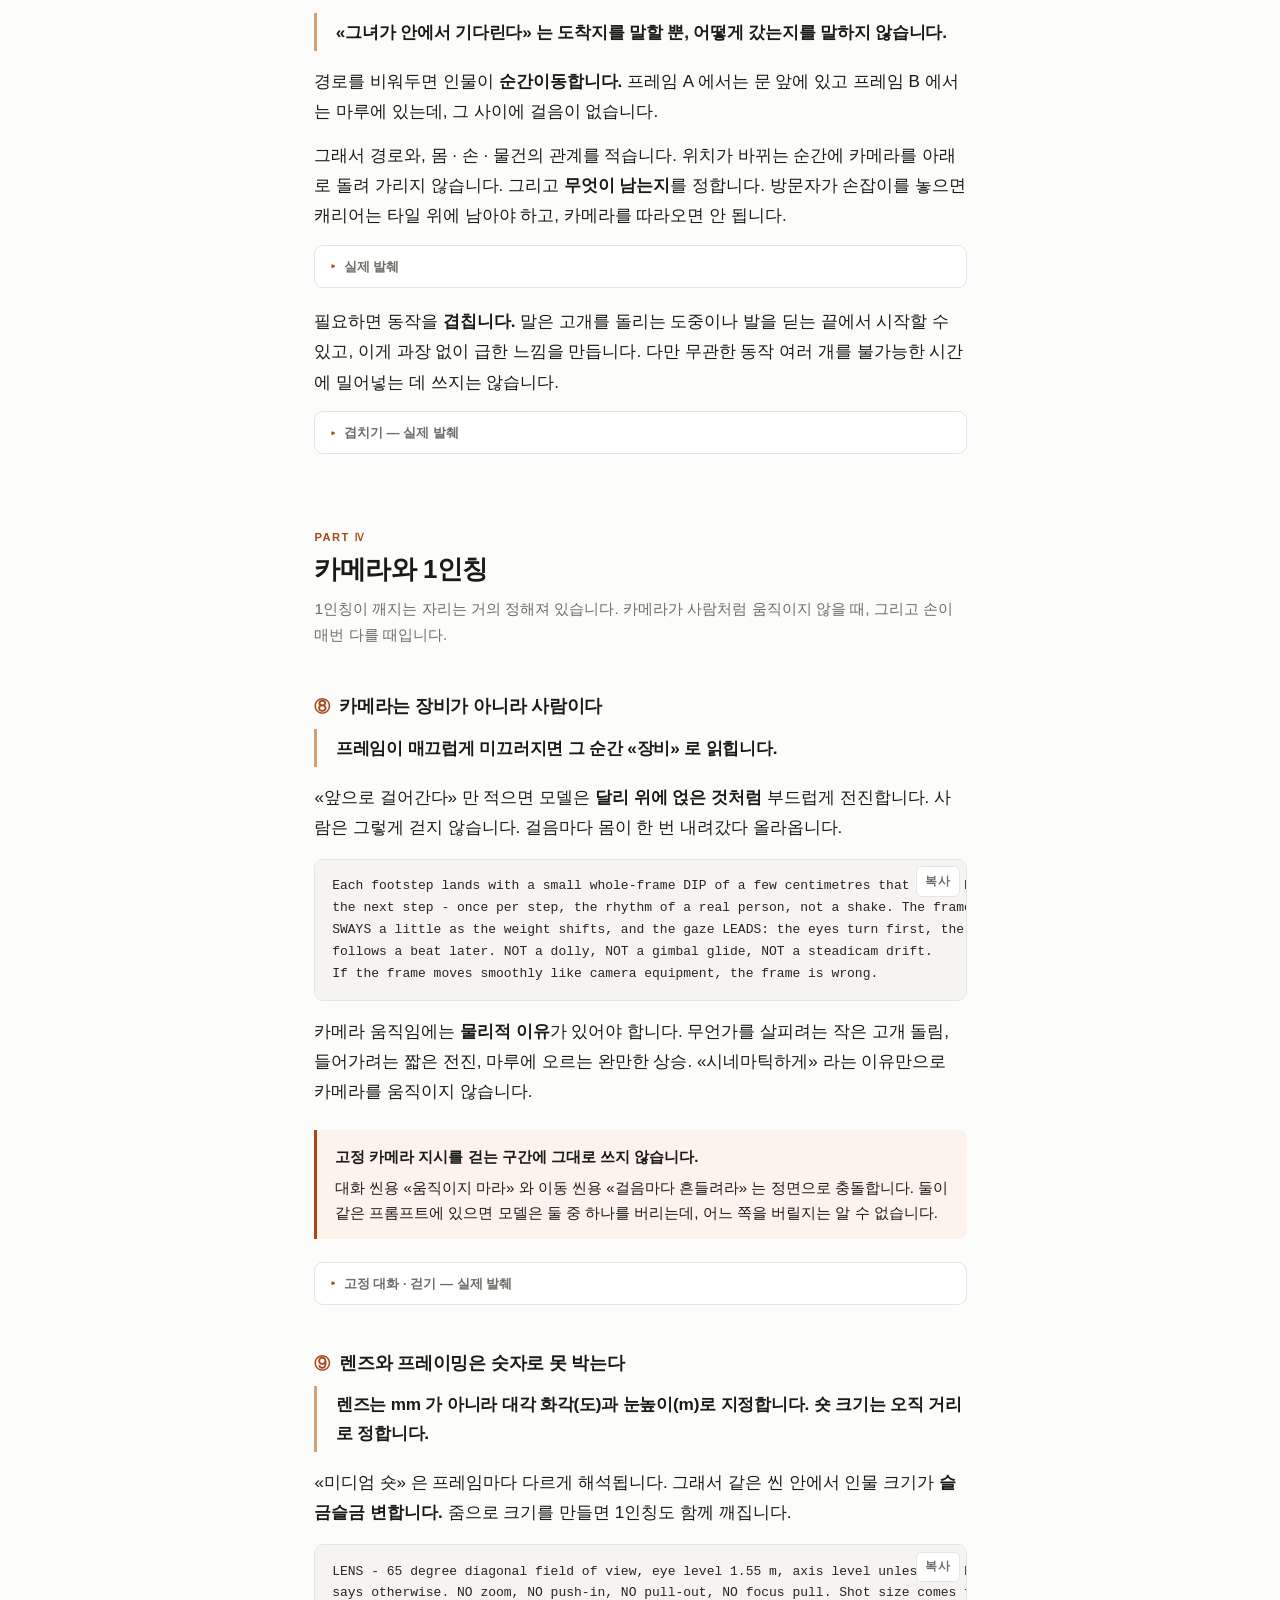
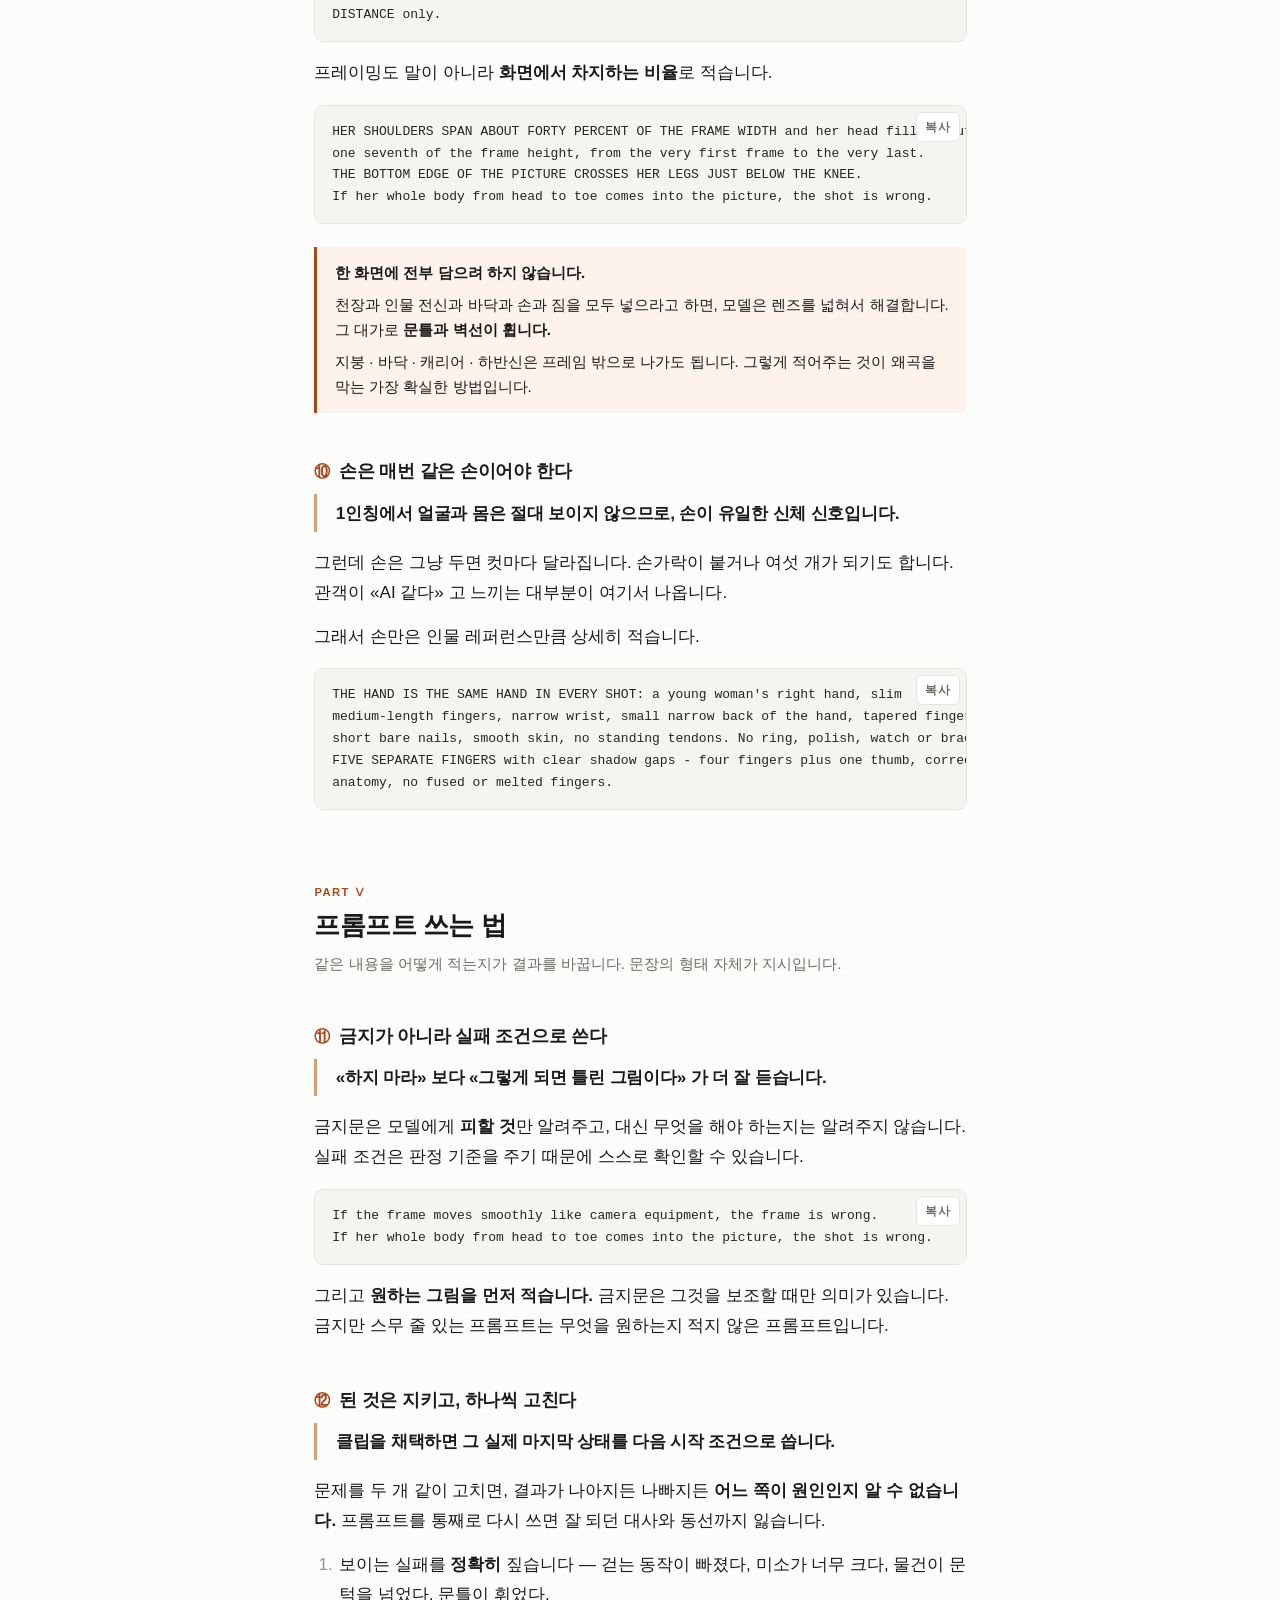
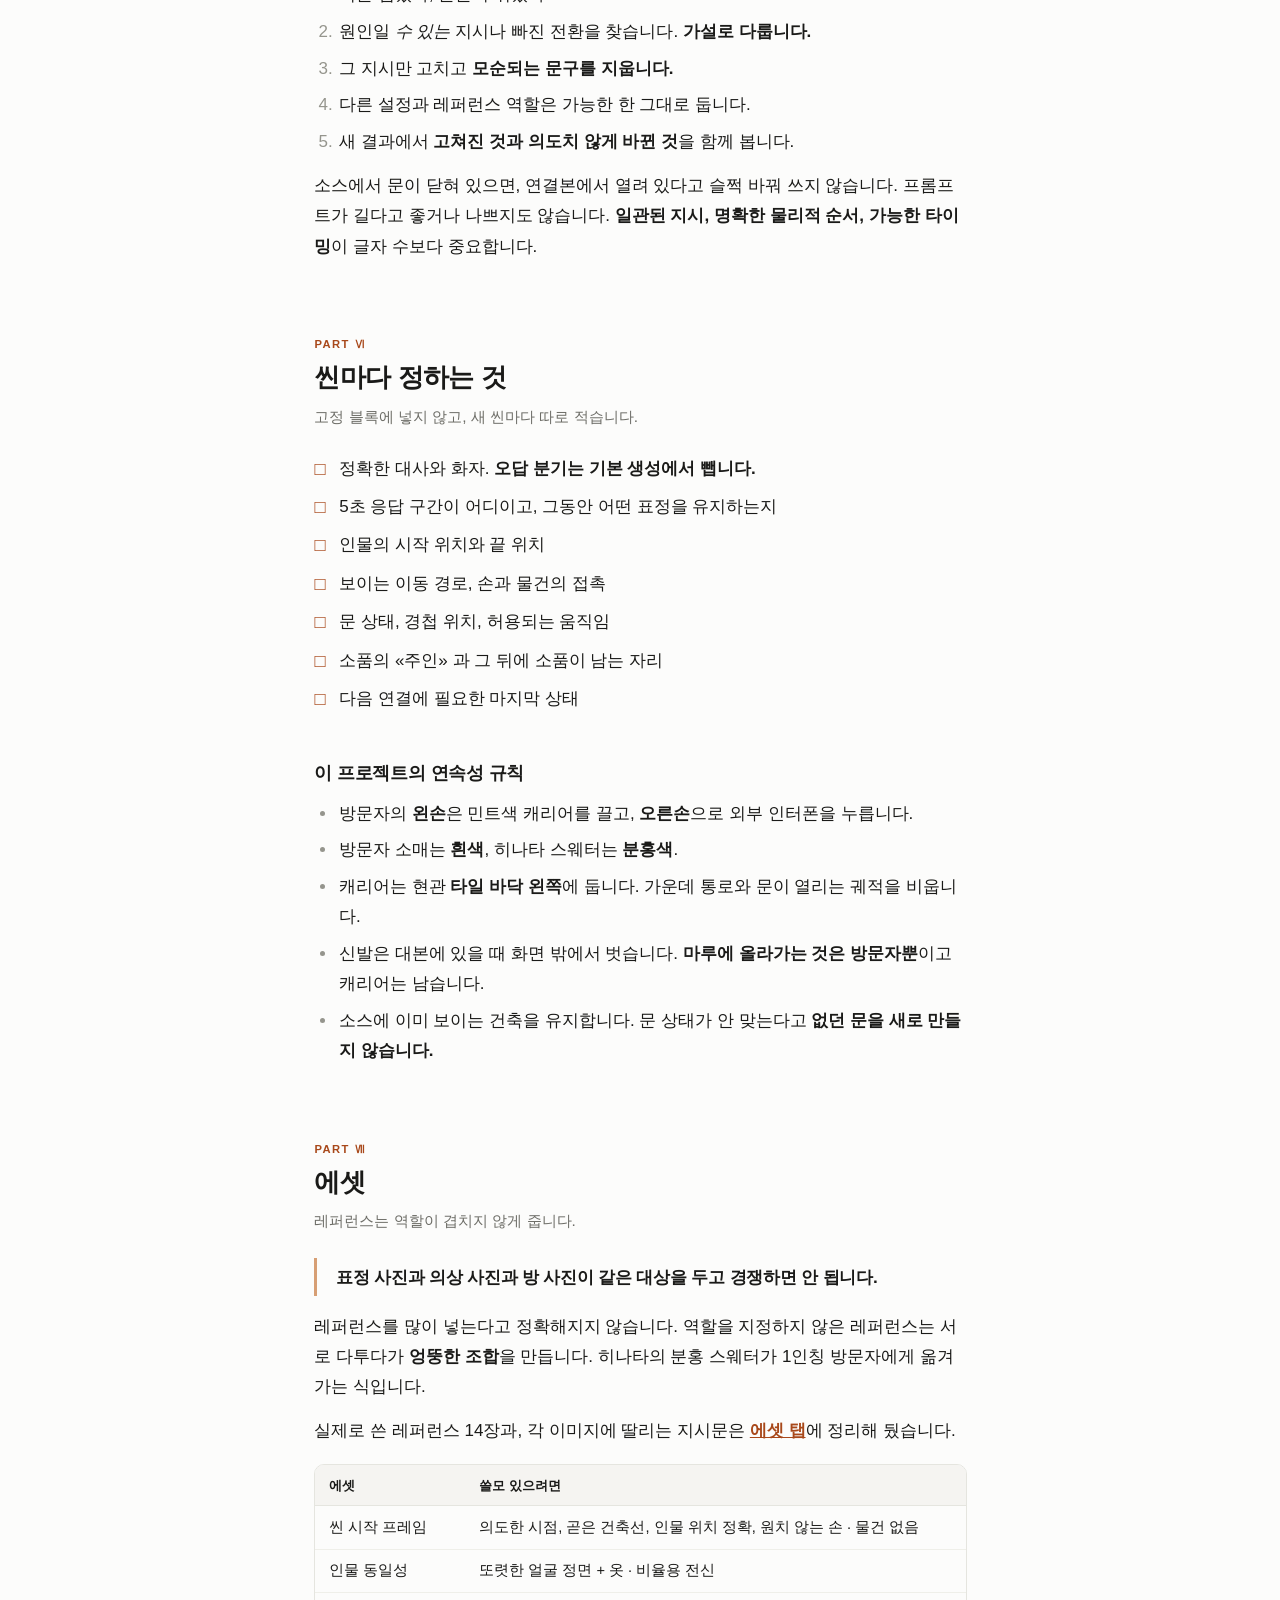
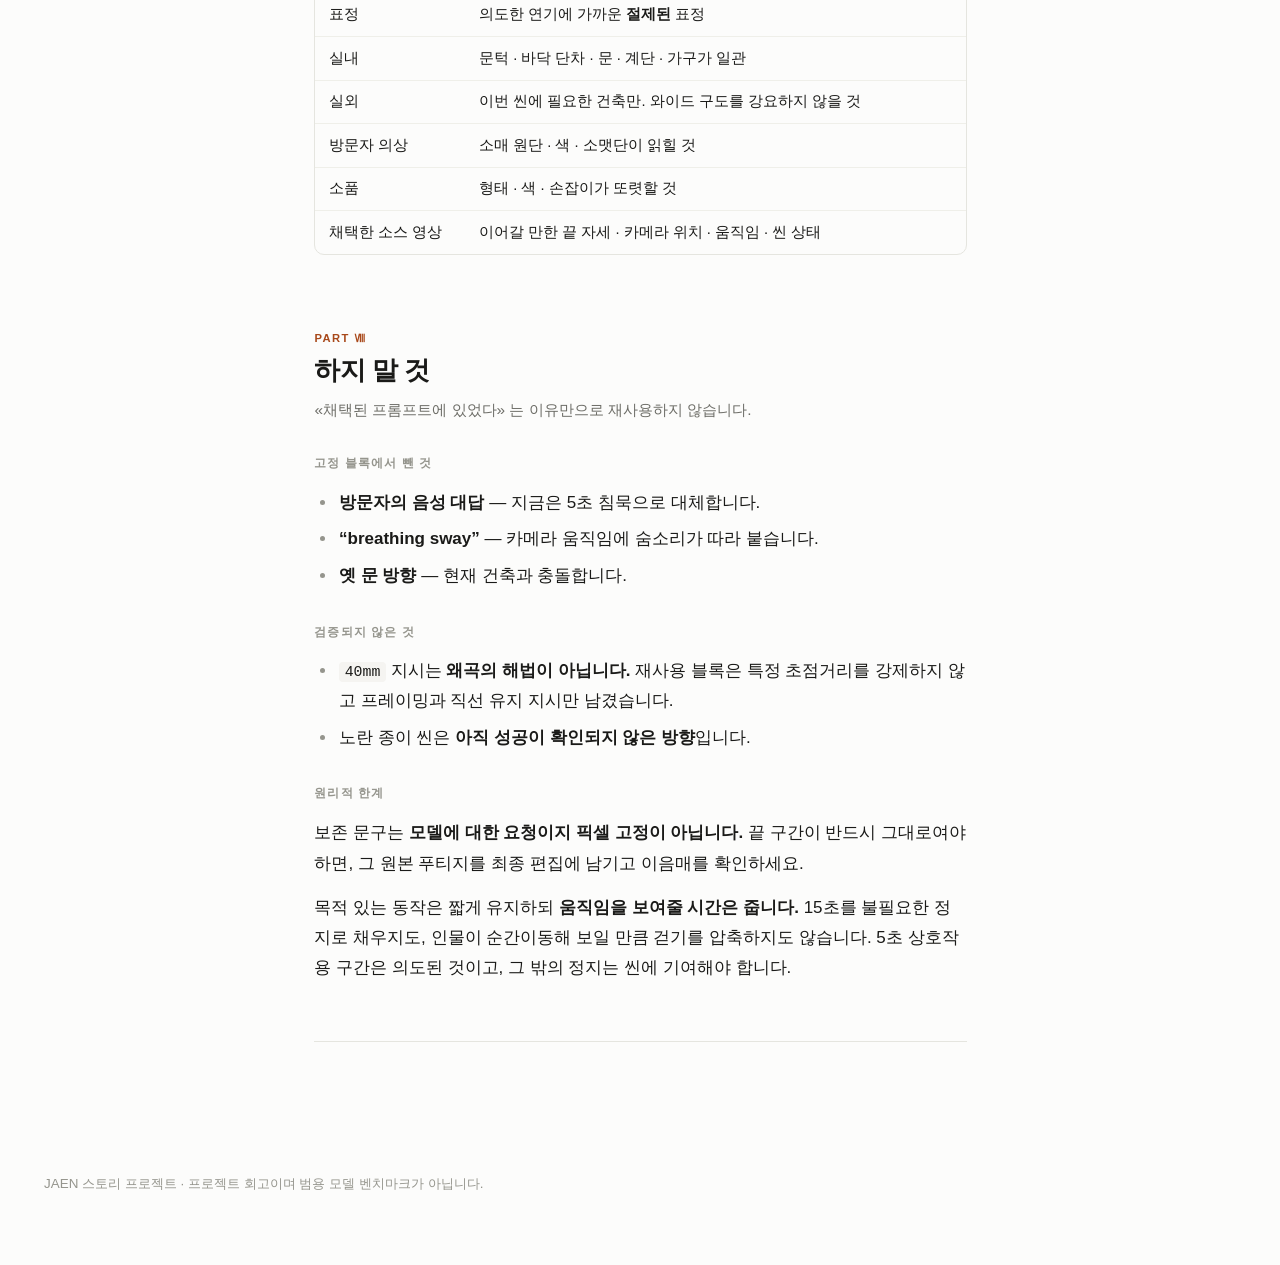
<file: jaen-story-guide/guide.html>
<!doctype html>
<html lang="ko" data-lang="ko">
<head>
<meta charset="utf-8">
<meta name="viewport" content="width=device-width,initial-scale=1">
<meta name="robots" content="noindex,nofollow,noarchive">
<title>1인칭 일본 드라마 · 제작 가이드</title>
<link rel="stylesheet" href="style.css?v=f514e754">
</head>
<body>

<div class="topbar">
  <div class="bar-row top">
    <span class="brand">
      <span class="ko">1인칭 일본 드라마 · Seedance 2.5</span>
      <span class="en">First-Person Japanese Drama · Seedance 2.5</span>
    </span>
    <div class="seg" role="group" aria-label="Language">
      <button id="btn-ko" aria-pressed="true">한국어</button>
      <button id="btn-en" aria-pressed="false">English</button>
    </div>
  </div>
  <nav class="tabs">
    <a href="./"><span class="ko">인사이트 요약</span><span class="en">Key insights</span></a>
    <a href="guide.html" aria-current="page"><span class="ko">제작 가이드</span><span class="en">Full guide</span></a>
    <a href="assets.html"><span class="ko">에셋</span><span class="en">Assets</span></a>
    <a href="results.html"><span class="ko">결과물</span><span class="en">Results</span></a>
  </nav>
</div>

<div class="shell">

<aside class="sidetoc">
  <h4><span class="ko">목차</span><span class="en">Contents</span></h4>

  <nav class="ko"><ol>
    <li><a href="#k-a">Ⅰ. 시작하기</a>
      <ul>
        <li><a href="#k-set">설정</a></li>
        <li><a href="#k-flow">워크플로 둘</a></li>
        <li><a href="#k-block">고정 블록</a></li>
      </ul>
    </li>
    <li><a href="#k-b">Ⅱ. 연기를 쓰는 법</a>
      <ul>
        <li><a href="#k-1">① 이유를 준다</a></li>
        <li><a href="#k-2">② 전환을 쓴다</a></li>
        <li><a href="#k-3">③ 얼굴 단서로 정한다</a></li>
        <li><a href="#k-4">④ 낭독이 아니라 대화</a></li>
      </ul>
    </li>
    <li><a href="#k-c">Ⅲ. 시선 · 침묵 · 동작</a>
      <ul>
        <li><a href="#k-5">⑤ 시선과 고개를 나눈다</a></li>
        <li><a href="#k-6">⑥ 침묵도 연기다</a></li>
        <li><a href="#k-7">⑦ 시작 · 접촉 · 끝</a></li>
      </ul>
    </li>
    <li><a href="#k-d">Ⅳ. 카메라와 1인칭</a>
      <ul>
        <li><a href="#k-8">⑧ 장비가 아니라 사람</a></li>
        <li><a href="#k-9">⑨ 숫자로 못 박는다</a></li>
        <li><a href="#k-10">⑩ 손은 같은 손</a></li>
      </ul>
    </li>
    <li><a href="#k-e">Ⅴ. 프롬프트 쓰는 법</a>
      <ul>
        <li><a href="#k-11">⑪ 실패 조건으로 쓴다</a></li>
        <li><a href="#k-12">⑫ 하나씩 고친다</a></li>
      </ul>
    </li>
    <li><a href="#k-f">Ⅵ. 씬마다 정하는 것</a></li>
    <li><a href="#k-g">Ⅶ. 에셋</a></li>
    <li><a href="#k-h">Ⅷ. 하지 말 것</a></li>
  </ol></nav>

  <nav class="en"><ol>
    <li><a href="#e-a">Ⅰ. Getting started</a>
      <ul>
        <li><a href="#e-set">Settings</a></li>
        <li><a href="#e-flow">Two workflows</a></li>
        <li><a href="#e-block">The fixed block</a></li>
      </ul>
    </li>
    <li><a href="#e-b">Ⅱ. Writing performance</a>
      <ul>
        <li><a href="#e-1">① Give a reason</a></li>
        <li><a href="#e-2">② Write transitions</a></li>
        <li><a href="#e-3">③ Use facial cues</a></li>
        <li><a href="#e-4">④ A conversation, not a recital</a></li>
      </ul>
    </li>
    <li><a href="#e-c">Ⅲ. Gaze · silence · action</a>
      <ul>
        <li><a href="#e-5">⑤ Split eyes from head</a></li>
        <li><a href="#e-6">⑥ Silence is performance</a></li>
        <li><a href="#e-7">⑦ Start · contact · end</a></li>
      </ul>
    </li>
    <li><a href="#e-d">Ⅳ. Camera and POV</a>
      <ul>
        <li><a href="#e-8">⑧ A person, not a rig</a></li>
        <li><a href="#e-9">⑨ Pin it with numbers</a></li>
        <li><a href="#e-10">⑩ The same hand</a></li>
      </ul>
    </li>
    <li><a href="#e-e">Ⅴ. Writing the prompt</a>
      <ul>
        <li><a href="#e-11">⑪ State the failure</a></li>
        <li><a href="#e-12">⑫ Fix one thing</a></li>
      </ul>
    </li>
    <li><a href="#e-f">Ⅵ. Decide per scene</a></li>
    <li><a href="#e-g">Ⅶ. Assets</a></li>
    <li><a href="#e-h">Ⅷ. What not to do</a></li>
  </ol></nav>
</aside>

<article>

<!-- ═══════════════════════ 한국어 ═══════════════════════ -->
<div class="ko">

<h1>1인칭 일본 드라마<br>제작 가이드</h1>
<p class="lede">카메라가 인물의 눈이 되는 실사 드라마를 만드는 법.
«자연스러움» 은 취향이 아니라 <strong>통제할 수 있는 항목들의 합</strong>입니다.
그 항목을 열두 개로 나눠 정리했습니다.</p>


<!-- ─────────── Ⅰ ─────────── -->
<div class="part" id="k-a">
  <span class="part-n">Part Ⅰ</span>
  <h2>시작하기</h2>
  <p>설정을 맞추고, 워크플로를 고르고, 고정 블록을 붙입니다. 여기까지는 매번 같습니다.</p>
</div>

<h3 id="k-set">설정</h3>
<div class="tw"><table>
<thead><tr><th>항목</th><th>기준값</th></tr></thead>
<tbody>
<tr><td>모델</td><td><code>seedance_2_5</code></td></tr>
<tr><td>화면비</td><td>9:16</td></tr>
<tr><td>해상도</td><td>480p</td></tr>
<tr><td>비트레이트</td><td>High</td></tr>
<tr><td>오디오</td><td>On</td></tr>
<tr><td>작업 단위 길이</td><td>15초</td></tr>
</tbody></table></div>
<p>15초는 지금 쓰는 단위일 뿐 규격이 아닙니다. 이전 채택본에는 19초짜리도 있습니다.</p>

<div class="caution">
  <span class="lbl">비트레이트를 올려도 연기는 나아지지 않습니다.</span>
  <p>High 는 압축으로 뭉개지는 것만 막아줍니다. 인물이 같은 사람으로 보이는지, 연기가 자연스러운지는
  <strong>프롬프트와 레퍼런스가 정합니다.</strong> 화질이 아쉬울 때 비트레이트를 올리는 것은 맞지만,
  연기가 어색할 때 올리는 것은 헛수고입니다.</p>
</div>

<h3 id="k-flow">워크플로 둘</h3>
<div class="cards">
  <div class="cardx">
    <span class="when">스틸에서 시작</span>
    <h5>Start-frame 생성</h5>
    <p>구도를 스틸로 먼저 확정하고 그 상태에서 움직입니다.
    <strong>왜곡이 가장 적었던 방식</strong>입니다.</p>
  </div>
  <div class="cardx">
    <span class="when">이어 붙이기</span>
    <h5>Forward 확장</h5>
    <p>채택한 클립의 <strong>실제 마지막 프레임</strong>에서 잇습니다.
    입장 씬이 이 방식으로 나왔습니다.</p>
  </div>
</div>
<p>둘 다 연속성을 보장하지는 않습니다. 이어 붙였다고 이어진 것이 아니라,
움직임 · 대사 · 인물 동일성 · 이음매를 눈으로 확인한 뒤에야 이어진 것입니다.</p>

<h4>시작 프레임을 확실히 물리는 한 줄</h4>
<pre><code>@Image 1 IS THE FIRST FRAME. The shot begins exactly on it - same framing,
same objects in the same places, same light. Nothing is re-staged or added at the start.</code></pre>

<details>
<summary>Start image 프롬프트 — 실제 발췌</summary>
<pre><code>Create a 15-second vertical 9:16 photorealistic Japanese live-action drama with synchronized Japanese dialogue and realistic location sound.

Continue directly from the supplied starting frame.

Match the starting frame's camera position, framing, Hinata's facial identity, hairstyle, clothing, door opening angle, hand placement, lighting, and entrance layout.</code></pre>
</details>

<details>
<summary>Extend Video 프롬프트 — 실제 발췌</summary>
<pre><code>Extend the uploaded video FORWARD with a 15-second continuation in vertical 9:16.

Begin directly from the source video's actual final frame and continue its ongoing movement naturally. Preserve Hinata's position, pose, gaze direction, door angle, camera position, framing, lighting, and visible environment.

Maintain one uninterrupted first-person shot from the visitor's eye level. Do not restart the scene, replay preceding actions, or repeat dialogue from the source video.

All timestamps below refer only to the newly added 15-second continuation.</code></pre>
</details>

<p>Forward 확장에서는 소스 영상만 올리고 Start · End 이미지는 넣지 않습니다.
End 레퍼런스를 넣어도 끝 구간이 원본과 똑같이 남지는 않습니다.</p>

<h3 id="k-block">고정 블록</h3>
<p>씬이 바뀌어도 그대로 쓰는 부분입니다. 동작 · 대사 · 타이밍은 여기에 섞지 않고 따로 붙입니다.
섞으면 다음 씬에서 <strong>어디를 고쳐야 하는지 알 수 없게 됩니다.</strong></p>

<details>
<summary>고정 1인칭 블록 전문</summary>
<pre><code>ONE uninterrupted take, entirely from the first-person viewpoint of a new resident arriving at a Japanese share house. The camera IS the visitor's eyes. All movement happens in real time within one continuous physical space.

CAMERA AND FRAMING
Strict eye-level first-person viewpoint.
Maintain a fixed focal length throughout.

Door frames, roof edges, wall corners, and tile lines remain straight across the image.
Natural perspective convergence during head tilts is acceptable, but architectural lines must not bow or curve.

Frame only what is naturally visible from the visitor's position.
Allow the roof, ground, suitcase, and Hinata's lower body to extend outside the frame.
Do not widen the lens to fit everything into one image.

When stopped, retain very slight natural postural sway.
Camera movement must not bend, stretch, or warp the environment.
Never show the visitor's face or full body.

Camera movement is visual only and must not produce audible breathing.

CHARACTER PERFORMANCE
Whenever she addresses the visitor, she looks directly into the camera lens.
Play this with small, believable reactions rather than broad comedy.
Preserve her normal facial proportions.
No exaggerated wide eyes, stretched mouth, or theatrical shock.

GLOBAL INTERACTIVE AUDIO RULE
The visitor NEVER produces audible dialogue, breathing, sighs, gasps, humming, laughter, or other vocal sounds.
Natural camera movement is visual only and must not be accompanied by breath noise.
Footsteps, suitcase wheels, and physical interaction sounds are allowed.

Whenever the script reaches a visitor response, replace the spoken response with approximately FIVE SECONDS of the other character looking into the lens and naturally waiting or listening.
No audible visitor answer, subtitles, response text, or countdown.

Use occasional natural blinking and tiny relaxed posture adjustments.
Her mouth remains relaxed and still.
She does not speak again or react as though an answer has already been confirmed.

CONTINUOUS ACTION
These timestamps are successive beats within ONE uninterrupted take, not separate shots.
Preserve all actions in order.
Use normal-speed movement with connected transitions between actions.

FINAL CONSTRAINTS
No cuts, hidden cuts, transitions, montage, reverse angles, inserts, time jumps, slow motion, or speed ramps.
No subtitles, captions, speech bubbles, countdowns, logos, or text overlays.</code></pre>
</details>

<div class="caution">
  <span class="lbl">이 블록에서 가장 자주 틀리는 것</span>
  <p>«입을 편히 다물고 있다», «대답을 들은 것처럼 굴지 않는다» 는
  <strong>5초 응답 구간에만</strong> 적용됩니다. 대사 중에는 아닙니다.</p>
  <p>이걸 씬 전체에 적용하면 배우가 <strong>말을 하다 말고 굳습니다.</strong>
  «알아들었다» 는 반응이 필요하면 5초가 끝난 <em>뒤에</em> 따로 적습니다.
  채택된 입장 씬은 그 자리에 작은 끄덕임과 <span lang="ja">「はい！あ、どうぞ。」</span> 를 넣었습니다.</p>
</div>


<!-- ─────────── Ⅱ ─────────── -->
<div class="part" id="k-b">
  <span class="part-n">Part Ⅱ</span>
  <h2>연기를 쓰는 법</h2>
  <p>감정 이름을 적는 것으로는 연기가 정해지지 않습니다.
  «놀랐다» 만 주면 놀람의 크기를 모델이 정하고, 대개 크게 정합니다.</p>
</div>

<h3 id="k-1"><span class="n">①</span> 이유를 주고, 보이는 반응을 지정한다</h3>
<p class="key">무엇을 예상했고, 무엇이 달라졌고, 무엇을 감추려 하는지를 씁니다.</p>
<p>감정 이름 하나는 연기의 대부분을 미정으로 남깁니다. 미정인 부분은 모델이 채우고,
그 결과가 «과장» 으로 보이는 겁니다.</p>
<p>그래서 순서를 줍니다. <strong>기대 → 계기 → 작은 신체 반응 → 사회적 수습.</strong>
한 순간에 강한 감정을 여러 개 쌓지 않습니다. 가벼운 민망함은 머뭇거리는 시선과 절제된 미소로 충분하고,
숨 들이키기와 움찔과 물러서기를 한꺼번에 시킬 필요는 없습니다.</p>
<details>
<summary>실제 발췌</summary>
<pre><code>Hinata expected the visitor at six o'clock.
She is surprised by the early arrival and is trying to remain polite while something unfinished inside the house distracts her.

This recognition interrupts her movement: she briefly stops, her upper eyelids lift slightly, and her lips part gently.</code></pre>
</details>

<h3 id="k-2"><span class="n">②</span> 포즈 목록이 아니라 전환을 쓴다</h3>
<p class="key">미소가 언제 시작하고 누그러지고 사라지는지를 씁니다.</p>
<p>«미소를 띤다» 고만 적으면 첫 프레임부터 미소가 켜진 채 끝까지 갑니다.
표정이 붙어 있으면 사람이 아니라 <strong>가면처럼 보입니다.</strong></p>
<p>반응에는 원인이 있어야 합니다. 방문자를 <em>먼저</em> 알아보고 나서 놀라고,
다시 말을 걸기 <em>전에</em> 예의를 회복하기 시작합니다.
새 정보를 처리하는 동안 표정이 그대로일 것을 요구하지 않습니다.</p>
<details>
<summary>실제 발췌</summary>
<pre><code>The smile develops across the movement rather than snapping on instantly.

The movements flow together without rigidly stopping in separate poses.

Her initial surprise softens into polite uncertainty.</code></pre>
</details>

<h3 id="k-3"><span class="n">③</span> 세기는 얼굴 단서로 정한다</h3>
<p class="key">금지 목록을 늘리는 것으로 원하는 연기를 대신할 수 없습니다.</p>
<p>«과장하지 마라» 를 열 줄 적어도 모델은 «그럼 어느 정도인가» 를 모릅니다.
빠진 것은 금지가 아니라 <strong>기준</strong>입니다.</p>
<p>그래서 보이는 것으로 적습니다. 편안한 볼, 살짝 올라간 입꼬리, 눈썹 안쪽의 작은 들림.
레퍼런스 사진이 활짝 웃는데 씬은 옅은 미소가 필요하다면,
그 사진을 <strong>빼거나</strong> 역할을 좁게 한정해야 합니다. 사진이 지시문을 이깁니다.</p>
<details>
<summary>실제 발췌</summary>
<pre><code>The smile is modest and a little effortful, not a broad grin.

She is slightly flustered and self-conscious, not frightened, angry, or suspicious.

Keep her cheeks relaxed and her smile restrained.</code></pre>
</details>

<h3 id="k-4"><span class="n">④</span> 대사는 낭독이 아니라 대화다</h3>
<p class="key">정확한 대사와 함께 «그 말이 대화에서 하는 일» 을 적습니다.</p>
<p>대사만 주고 시간을 넉넉히 잡으면 모델이 <strong>음절을 늘여 시간을 채웁니다.</strong>
그래서 또박또박 읽는 소리가 됩니다.</p>
<p>알아들었다는 표시인지, 조심스러운 확인인지, 혼잣말인지, 화제를 돌리려는 시도인지를 밝힙니다.
남는 시간은 문장 <strong>뒤에</strong> 배치합니다. 급한 대사는 «크게» 가 아니라
<strong>«빠른 대화 속도»</strong> 로 지정합니다.</p>
<details>
<summary>실제 발췌</summary>
<pre><code>Speak the exact Japanese sentence as one connected natural question.

Do not slow the speech to fill the time or insert long pauses between words.

The initial 「あ」 is a small realization. The rest is polite acknowledgment with a lightly questioning inflection.</code></pre>
</details>


<!-- ─────────── Ⅲ ─────────── -->
<div class="part" id="k-c">
  <span class="part-n">Part Ⅲ</span>
  <h2>시선 · 침묵 · 동작</h2>
  <p>1인칭에서 렌즈는 상대의 눈입니다. 그래서 어디를 보는지와 언제 말을 멈추는지가
  연기의 절반을 차지합니다.</p>
</div>

<h3 id="k-5"><span class="n">⑤</span> 시선과 고개를 나눈다</h3>
<p class="key">눈만 움직이고 고개는 따라가지 않게 못 박습니다.</p>
<p>«아래를 본다» 고 적으면 고개가 함께 내려갑니다. 그러면 얼굴이 프레임에서 사라지고,
아래를 본 것이 아니라 <strong>고개를 숙인 것</strong>이 됩니다.</p>
<pre><code>HER EYES ALONE travel downward toward the floor in front of you.
HER HEAD DOES NOT FOLLOW - the chin stays put; only eyelids and pupils move.</code></pre>
<p>시선을 돌릴 때는 향할 <strong>구체적인 대상</strong>을 주고 자연스럽게 돌아오게 합니다.
카메라가 모든 시선을 따라갈 필요는 없습니다. 이렇게 하면 계속 응시하지 않아도
눈맞춤에 의미가 생깁니다.</p>
<details>
<summary>실제 발췌</summary>
<pre><code>When Hinata addresses the visitor, she looks directly into the camera lens.
When she addresses the man inside, she turns toward the interior, then returns to the lens afterward.

Her eyes shift toward the living-room direction inside, followed by a small head turn.

The camera stays on Hinata; do not pan or cut to the suitcase or clock.</code></pre>
</details>

<h3 id="k-6"><span class="n">⑥</span> 침묵도 연기다</h3>
<p class="key">5초 응답 구간은 정지 화면이 아니라 «듣고 있는 연기» 입니다.</p>
<p>«기다린다» 만 적으면 배우가 얼어붙거나, 반대로 침묵을 못 견뎌
<strong>끄덕임과 손짓을 계속 만들어냅니다.</strong> 둘 다 어색합니다.</p>
<p>필요한 것은 적은 양의 생기입니다. 조용한 미소, 이따금의 눈 깜빡임, 아주 작은 자세 변화.
그리고 배우는 <strong>아직 답을 듣지 못한 상태</strong>여야 합니다.
«알아들었다» 는 반응은 5초가 끝난 뒤에 옵니다.</p>
<details>
<summary>실제 발췌</summary>
<pre><code>Occasional natural blinking, a slight softening around the eyes, and tiny relaxed posture adjustments keep her alive.

No freeze frame, slow motion, additional dialogue, silent mouthing, repeated nods, or exaggerated reactions.

Once the full five-second pause has ended, Hinata gives a small, natural nod as though she has heard the visitor's greeting.</code></pre>
</details>

<h3 id="k-7"><span class="n">⑦</span> 동작에 시작 · 접촉 · 끝을 준다</h3>
<p class="key">«그녀가 안에서 기다린다» 는 도착지를 말할 뿐, 어떻게 갔는지를 말하지 않습니다.</p>
<p>경로를 비워두면 인물이 <strong>순간이동합니다.</strong>
프레임 A 에서는 문 앞에 있고 프레임 B 에서는 마루에 있는데, 그 사이에 걸음이 없습니다.</p>
<p>그래서 경로와, 몸 · 손 · 물건의 관계를 적습니다. 위치가 바뀌는 순간에
카메라를 아래로 돌려 가리지 않습니다. 그리고 <strong>무엇이 남는지</strong>를 정합니다.
방문자가 손잡이를 놓으면 캐리어는 타일 위에 남아야 하고, 카메라를 따라오면 안 됩니다.</p>
<details>
<summary>실제 발췌</summary>
<pre><code>Keeping one hand on the door, she extends her free hand toward the hallway with an open, gently upward-facing palm.

Hinata releases the front door, which remains open.
She turns partly toward the interior and visibly takes two or three small steps across the tiled entrance, then steps onto the raised wooden floor.

The visitor parks the suitcase upright beside their left leg, clear of the front door's swing and the path onto the wooden floor, and releases the handle.</code></pre>
</details>
<p>필요하면 동작을 <strong>겹칩니다.</strong> 말은 고개를 돌리는 도중이나 발을 딛는 끝에서
시작할 수 있고, 이게 과장 없이 급한 느낌을 만듭니다.
다만 무관한 동작 여러 개를 불가능한 시간에 밀어넣는 데 쓰지는 않습니다.</p>
<details>
<summary>겹치기 — 실제 발췌</summary>
<pre><code>Do not insert a pause between blocking the paper and beginning the line. The movement, head turn, and start of speech overlap naturally.</code></pre>
</details>


<!-- ─────────── Ⅳ ─────────── -->
<div class="part" id="k-d">
  <span class="part-n">Part Ⅳ</span>
  <h2>카메라와 1인칭</h2>
  <p>1인칭이 깨지는 자리는 거의 정해져 있습니다. 카메라가 사람처럼 움직이지 않을 때,
  그리고 손이 매번 다를 때입니다.</p>
</div>

<h3 id="k-8"><span class="n">⑧</span> 카메라는 장비가 아니라 사람이다</h3>
<p class="key">프레임이 매끄럽게 미끄러지면 그 순간 «장비» 로 읽힙니다.</p>
<p>«앞으로 걸어간다» 만 적으면 모델은 <strong>달리 위에 얹은 것처럼</strong> 부드럽게 전진합니다.
사람은 그렇게 걷지 않습니다. 걸음마다 몸이 한 번 내려갔다 올라옵니다.</p>
<pre><code>Each footstep lands with a small whole-frame DIP of a few centimetres that rises back by
the next step - once per step, the rhythm of a real person, not a shake. The frame
SWAYS a little as the weight shifts, and the gaze LEADS: the eyes turn first, the camera
follows a beat later. NOT a dolly, NOT a gimbal glide, NOT a steadicam drift.
If the frame moves smoothly like camera equipment, the frame is wrong.</code></pre>
<p>카메라 움직임에는 <strong>물리적 이유</strong>가 있어야 합니다. 무언가를 살피려는 작은 고개 돌림,
들어가려는 짧은 전진, 마루에 오르는 완만한 상승.
«시네마틱하게» 라는 이유만으로 카메라를 움직이지 않습니다.</p>
<div class="caution">
  <span class="lbl">고정 카메라 지시를 걷는 구간에 그대로 쓰지 않습니다.</span>
  <p>대화 씬용 «움직이지 마라» 와 이동 씬용 «걸음마다 흔들려라» 는 정면으로 충돌합니다.
  둘이 같은 프롬프트에 있으면 모델은 둘 중 하나를 버리는데, 어느 쪽을 버릴지는 알 수 없습니다.</p>
</div>
<details>
<summary>고정 대화 · 걷기 — 실제 발췌</summary>
<pre><code>[ 고정 대화 ]
Maintain the same eye-level conversational viewpoint as the starting frame.
No walking forward, zooming, deliberate nodding, or camera movement to follow Hinata's glances.
Keep Hinata's face and upper body readable within the vertical frame.

[ 걷기 · 이동 ]
Walking produces gentle footstep-induced bob and small irregular balance adjustments.
Hinata must visibly walk whenever her location changes.
Keep her in view throughout her movement from the doorway to the raised wooden floor. Show her crossing the tiled entrance and stepping onto the wood.
Her position changes through continuous walking, without skipped movement or sudden relocation.</code></pre>
</details>

<h3 id="k-9"><span class="n">⑨</span> 렌즈와 프레이밍은 숫자로 못 박는다</h3>
<p class="key">렌즈는 mm 가 아니라 대각 화각(도)과 눈높이(m)로 지정합니다.
숏 크기는 오직 거리로 정합니다.</p>
<p>«미디엄 숏» 은 프레임마다 다르게 해석됩니다. 그래서 같은 씬 안에서
인물 크기가 <strong>슬금슬금 변합니다.</strong> 줌으로 크기를 만들면 1인칭도 함께 깨집니다.</p>
<pre><code>LENS - 65 degree diagonal field of view, eye level 1.55 m, axis level unless the beat
says otherwise. NO zoom, NO push-in, NO pull-out, NO focus pull. Shot size comes from
DISTANCE only.</code></pre>
<p>프레이밍도 말이 아니라 <strong>화면에서 차지하는 비율</strong>로 적습니다.</p>
<pre><code>HER SHOULDERS SPAN ABOUT FORTY PERCENT OF THE FRAME WIDTH and her head fills about
one seventh of the frame height, from the very first frame to the very last.
THE BOTTOM EDGE OF THE PICTURE CROSSES HER LEGS JUST BELOW THE KNEE.
If her whole body from head to toe comes into the picture, the shot is wrong.</code></pre>
<div class="caution">
  <span class="lbl">한 화면에 전부 담으려 하지 않습니다.</span>
  <p>천장과 인물 전신과 바닥과 손과 짐을 모두 넣으라고 하면, 모델은 렌즈를 넓혀서 해결합니다.
  그 대가로 <strong>문틀과 벽선이 휩니다.</strong></p>
  <p>지붕 · 바닥 · 캐리어 · 하반신은 프레임 밖으로 나가도 됩니다.
  그렇게 적어주는 것이 왜곡을 막는 가장 확실한 방법입니다.</p>
</div>

<h3 id="k-10"><span class="n">⑩</span> 손은 매번 같은 손이어야 한다</h3>
<p class="key">1인칭에서 얼굴과 몸은 절대 보이지 않으므로, 손이 유일한 신체 신호입니다.</p>
<p>그런데 손은 그냥 두면 컷마다 달라집니다. 손가락이 붙거나 여섯 개가 되기도 합니다.
관객이 «AI 같다» 고 느끼는 대부분이 여기서 나옵니다.</p>
<p>그래서 손만은 인물 레퍼런스만큼 상세히 적습니다.</p>
<pre><code>THE HAND IS THE SAME HAND IN EVERY SHOT: a young woman's right hand, slim
medium-length fingers, narrow wrist, small narrow back of the hand, tapered fingertips,
short bare nails, smooth skin, no standing tendons. No ring, polish, watch or bracelet.
FIVE SEPARATE FINGERS with clear shadow gaps - four fingers plus one thumb, correct
anatomy, no fused or melted fingers.</code></pre>


<!-- ─────────── Ⅴ ─────────── -->
<div class="part" id="k-e">
  <span class="part-n">Part Ⅴ</span>
  <h2>프롬프트 쓰는 법</h2>
  <p>같은 내용을 어떻게 적는지가 결과를 바꿉니다. 문장의 형태 자체가 지시입니다.</p>
</div>

<h3 id="k-11"><span class="n">⑪</span> 금지가 아니라 실패 조건으로 쓴다</h3>
<p class="key">«하지 마라» 보다 «그렇게 되면 틀린 그림이다» 가 더 잘 듣습니다.</p>
<p>금지문은 모델에게 <strong>피할 것</strong>만 알려주고, 대신 무엇을 해야 하는지는 알려주지 않습니다.
실패 조건은 판정 기준을 주기 때문에 스스로 확인할 수 있습니다.</p>
<pre><code>If the frame moves smoothly like camera equipment, the frame is wrong.
If her whole body from head to toe comes into the picture, the shot is wrong.</code></pre>
<p>그리고 <strong>원하는 그림을 먼저 적습니다.</strong>
금지문은 그것을 보조할 때만 의미가 있습니다. 금지만 스무 줄 있는 프롬프트는
무엇을 원하는지 적지 않은 프롬프트입니다.</p>

<h3 id="k-12"><span class="n">⑫</span> 된 것은 지키고, 하나씩 고친다</h3>
<p class="key">클립을 채택하면 그 실제 마지막 상태를 다음 시작 조건으로 씁니다.</p>
<p>문제를 두 개 같이 고치면, 결과가 나아지든 나빠지든 <strong>어느 쪽이 원인인지 알 수 없습니다.</strong>
프롬프트를 통째로 다시 쓰면 잘 되던 대사와 동선까지 잃습니다.</p>
<ol>
<li>보이는 실패를 <strong>정확히</strong> 짚습니다 — 걷는 동작이 빠졌다, 미소가 너무 크다,
물건이 문턱을 넘었다, 문틀이 휘었다.</li>
<li>원인일 <em>수 있는</em> 지시나 빠진 전환을 찾습니다. <strong>가설로 다룹니다.</strong></li>
<li>그 지시만 고치고 <strong>모순되는 문구를 지웁니다.</strong></li>
<li>다른 설정과 레퍼런스 역할은 가능한 한 그대로 둡니다.</li>
<li>새 결과에서 <strong>고쳐진 것과 의도치 않게 바뀐 것</strong>을 함께 봅니다.</li>
</ol>
<p>소스에서 문이 닫혀 있으면, 연결본에서 열려 있다고 슬쩍 바꿔 쓰지 않습니다.
프롬프트가 길다고 좋거나 나쁘지도 않습니다.
<strong>일관된 지시, 명확한 물리적 순서, 가능한 타이밍</strong>이 글자 수보다 중요합니다.</p>


<!-- ─────────── Ⅵ ─────────── -->
<div class="part" id="k-f">
  <span class="part-n">Part Ⅵ</span>
  <h2>씬마다 정하는 것</h2>
  <p>고정 블록에 넣지 않고, 새 씬마다 따로 적습니다.</p>
</div>

<ul class="chk">
<li>정확한 대사와 화자. <strong>오답 분기는 기본 생성에서 뺍니다.</strong></li>
<li>5초 응답 구간이 어디이고, 그동안 어떤 표정을 유지하는지</li>
<li>인물의 시작 위치와 끝 위치</li>
<li>보이는 이동 경로, 손과 물건의 접촉</li>
<li>문 상태, 경첩 위치, 허용되는 움직임</li>
<li>소품의 «주인» 과 그 뒤에 소품이 남는 자리</li>
<li>다음 연결에 필요한 마지막 상태</li>
</ul>

<h3>이 프로젝트의 연속성 규칙</h3>
<ul>
<li>방문자의 <strong>왼손</strong>은 민트색 캐리어를 끌고, <strong>오른손</strong>으로 외부 인터폰을 누릅니다.</li>
<li>방문자 소매는 <strong>흰색</strong>, 히나타 스웨터는 <strong>분홍색</strong>.</li>
<li>캐리어는 현관 <strong>타일 바닥 왼쪽</strong>에 둡니다. 가운데 통로와 문이 열리는 궤적을 비웁니다.</li>
<li>신발은 대본에 있을 때 화면 밖에서 벗습니다.
<strong>마루에 올라가는 것은 방문자뿐</strong>이고 캐리어는 남습니다.</li>
<li>소스에 이미 보이는 건축을 유지합니다.
문 상태가 안 맞는다고 <strong>없던 문을 새로 만들지 않습니다.</strong></li>
</ul>


<!-- ─────────── Ⅶ ─────────── -->
<div class="part" id="k-g">
  <span class="part-n">Part Ⅶ</span>
  <h2>에셋</h2>
  <p>레퍼런스는 역할이 겹치지 않게 줍니다.</p>
</div>

<p class="key">표정 사진과 의상 사진과 방 사진이 같은 대상을 두고 경쟁하면 안 됩니다.</p>
<p>레퍼런스를 많이 넣는다고 정확해지지 않습니다. 역할을 지정하지 않은 레퍼런스는
서로 다투다가 <strong>엉뚱한 조합</strong>을 만듭니다. 히나타의 분홍 스웨터가
1인칭 방문자에게 옮겨가는 식입니다.</p>
<p>실제로 쓴 레퍼런스 14장과, 각 이미지에 딸리는 지시문은
<a href="assets.html"><strong>에셋 탭</strong></a>에 정리해 뒀습니다.</p>

<div class="tw"><table>
<thead><tr><th>에셋</th><th>쓸모 있으려면</th></tr></thead>
<tbody>
<tr><td>씬 시작 프레임</td><td>의도한 시점, 곧은 건축선, 인물 위치 정확, 원치 않는 손 · 물건 없음</td></tr>
<tr><td>인물 동일성</td><td>또렷한 얼굴 정면 + 옷 · 비율용 전신</td></tr>
<tr><td>표정</td><td>의도한 연기에 가까운 <strong>절제된</strong> 표정</td></tr>
<tr><td>실내</td><td>문턱 · 바닥 단차 · 문 · 계단 · 가구가 일관</td></tr>
<tr><td>실외</td><td>이번 씬에 필요한 건축만. 와이드 구도를 강요하지 않을 것</td></tr>
<tr><td>방문자 의상</td><td>소매 원단 · 색 · 소맷단이 읽힐 것</td></tr>
<tr><td>소품</td><td>형태 · 색 · 손잡이가 또렷할 것</td></tr>
<tr><td>채택한 소스 영상</td><td>이어갈 만한 끝 자세 · 카메라 위치 · 움직임 · 씬 상태</td></tr>
</tbody></table></div>


<!-- ─────────── Ⅷ ─────────── -->
<div class="part" id="k-h">
  <span class="part-n">Part Ⅷ</span>
  <h2>하지 말 것</h2>
  <p>«채택된 프롬프트에 있었다» 는 이유만으로 재사용하지 않습니다.</p>
</div>

<h4>고정 블록에서 뺀 것</h4>
<ul>
<li><strong>방문자의 음성 대답</strong> — 지금은 5초 침묵으로 대체합니다.</li>
<li><strong>“breathing sway”</strong> — 카메라 움직임에 숨소리가 따라 붙습니다.</li>
<li><strong>옛 문 방향</strong> — 현재 건축과 충돌합니다.</li>
</ul>

<h4>검증되지 않은 것</h4>
<ul>
<li><code>40mm</code> 지시는 <strong>왜곡의 해법이 아닙니다.</strong>
재사용 블록은 특정 초점거리를 강제하지 않고 프레이밍과 직선 유지 지시만 남겼습니다.</li>
<li>노란 종이 씬은 <strong>아직 성공이 확인되지 않은 방향</strong>입니다.</li>
</ul>

<h4>원리적 한계</h4>
<p>보존 문구는 <strong>모델에 대한 요청이지 픽셀 고정이 아닙니다.</strong>
끝 구간이 반드시 그대로여야 하면, 그 원본 푸티지를 최종 편집에 남기고 이음매를 확인하세요.</p>
<p>목적 있는 동작은 짧게 유지하되 <strong>움직임을 보여줄 시간은 줍니다.</strong>
15초를 불필요한 정지로 채우지도, 인물이 순간이동해 보일 만큼 걷기를 압축하지도 않습니다.
5초 상호작용 구간은 의도된 것이고, 그 밖의 정지는 씬에 기여해야 합니다.</p>

<hr>

</div>

<!-- ═══════════════════════ ENGLISH ═══════════════════════ -->
<div class="en">

<h1>First-Person Japanese Drama<br>Production Guide</h1>
<p class="lede">How to make a live-action drama where the camera is a character's eyes.
“Natural” is not a matter of taste — it is <strong>the sum of things you can control</strong>.
This guide splits those things into twelve.</p>


<!-- ─────────── Ⅰ ─────────── -->
<div class="part" id="e-a">
  <span class="part-n">Part Ⅰ</span>
  <h2>Getting started</h2>
  <p>Match the settings, pick a workflow, attach the fixed block. This part is the same every time.</p>
</div>

<h3 id="e-set">Settings</h3>
<div class="tw"><table>
<thead><tr><th>Setting</th><th>Baseline</th></tr></thead>
<tbody>
<tr><td>Model</td><td><code>seedance_2_5</code></td></tr>
<tr><td>Aspect ratio</td><td>9:16</td></tr>
<tr><td>Resolution</td><td>480p</td></tr>
<tr><td>Bitrate</td><td>High</td></tr>
<tr><td>Audio</td><td>On</td></tr>
<tr><td>Working segment length</td><td>15 seconds</td></tr>
</tbody></table></div>
<p>Fifteen seconds is the unit currently in use, not a requirement. Earlier preferred scenes
also ran 19 seconds.</p>

<div class="caution">
  <span class="lbl">Raising the bitrate does not improve the acting.</span>
  <p>High only keeps the image from turning to mush. Whether the character reads as the same
  person, and whether the performance feels natural, is decided by
  <strong>the prompt and the references.</strong> Raising the bitrate for a soft image is
  right; raising it for awkward acting is wasted.</p>
</div>

<h3 id="e-flow">Two workflows</h3>
<div class="cards">
  <div class="cardx">
    <span class="when">From a still</span>
    <h5>Start-frame generation</h5>
    <p>Establish the composition with a still, then animate from that state.
    <strong>This produced the least distortion.</strong></p>
  </div>
  <div class="cardx">
    <span class="when">Continuing</span>
    <h5>Forward extension</h5>
    <p>Continue from an accepted clip's <strong>actual final frame</strong>.
    The entrance scene came from this.</p>
  </div>
</div>
<p>Neither guarantees continuity. A clip is not continuous because you extended it — it is
continuous once you have checked the movement, the dialogue, the identity, and the join.</p>

<h4>The line that pins the start frame</h4>
<pre><code>@Image 1 IS THE FIRST FRAME. The shot begins exactly on it - same framing,
same objects in the same places, same light. Nothing is re-staged or added at the start.</code></pre>

<details>
<summary>Start image prompt — actual excerpt</summary>
<pre><code>Create a 15-second vertical 9:16 photorealistic Japanese live-action drama with synchronized Japanese dialogue and realistic location sound.

Continue directly from the supplied starting frame.

Match the starting frame's camera position, framing, Hinata's facial identity, hairstyle, clothing, door opening angle, hand placement, lighting, and entrance layout.</code></pre>
</details>

<details>
<summary>Extend Video prompt — actual excerpt</summary>
<pre><code>Extend the uploaded video FORWARD with a 15-second continuation in vertical 9:16.

Begin directly from the source video's actual final frame and continue its ongoing movement naturally. Preserve Hinata's position, pose, gaze direction, door angle, camera position, framing, lighting, and visible environment.

Maintain one uninterrupted first-person shot from the visitor's eye level. Do not restart the scene, replay preceding actions, or repeat dialogue from the source video.

All timestamps below refer only to the newly added 15-second continuation.</code></pre>
</details>

<p>For forward extension, upload only the source video and omit Start and End images. An End
reference does not keep the ending interval identical to the original.</p>

<h3 id="e-block">The fixed block</h3>
<p>This part stays the same across scenes. Do not mix actions, dialogue, or timing into it —
attach those separately. Mixed in, you <strong>lose track of what to change</strong> on the
next scene.</p>

<details>
<summary>Full fixed first-person block</summary>
<pre><code>ONE uninterrupted take, entirely from the first-person viewpoint of a new resident arriving at a Japanese share house. The camera IS the visitor's eyes. All movement happens in real time within one continuous physical space.

CAMERA AND FRAMING
Strict eye-level first-person viewpoint.
Maintain a fixed focal length throughout.

Door frames, roof edges, wall corners, and tile lines remain straight across the image.
Natural perspective convergence during head tilts is acceptable, but architectural lines must not bow or curve.

Frame only what is naturally visible from the visitor's position.
Allow the roof, ground, suitcase, and Hinata's lower body to extend outside the frame.
Do not widen the lens to fit everything into one image.

When stopped, retain very slight natural postural sway.
Camera movement must not bend, stretch, or warp the environment.
Never show the visitor's face or full body.

Camera movement is visual only and must not produce audible breathing.

CHARACTER PERFORMANCE
Whenever she addresses the visitor, she looks directly into the camera lens.
Play this with small, believable reactions rather than broad comedy.
Preserve her normal facial proportions.
No exaggerated wide eyes, stretched mouth, or theatrical shock.

GLOBAL INTERACTIVE AUDIO RULE
The visitor NEVER produces audible dialogue, breathing, sighs, gasps, humming, laughter, or other vocal sounds.
Natural camera movement is visual only and must not be accompanied by breath noise.
Footsteps, suitcase wheels, and physical interaction sounds are allowed.

Whenever the script reaches a visitor response, replace the spoken response with approximately FIVE SECONDS of the other character looking into the lens and naturally waiting or listening.
No audible visitor answer, subtitles, response text, or countdown.

Use occasional natural blinking and tiny relaxed posture adjustments.
Her mouth remains relaxed and still.
She does not speak again or react as though an answer has already been confirmed.

CONTINUOUS ACTION
These timestamps are successive beats within ONE uninterrupted take, not separate shots.
Preserve all actions in order.
Use normal-speed movement with connected transitions between actions.

FINAL CONSTRAINTS
No cuts, hidden cuts, transitions, montage, reverse angles, inserts, time jumps, slow motion, or speed ramps.
No subtitles, captions, speech bubbles, countdowns, logos, or text overlays.</code></pre>
</details>

<div class="caution">
  <span class="lbl">The most common mistake with this block</span>
  <p>“Her mouth remains relaxed and still” and “she does not react as though an answer has been
  confirmed” apply <strong>during the five-second response window only</strong>, not during dialogue.</p>
  <p>Applied to the whole scene, the actor <strong>freezes mid-sentence.</strong> If you need an
  acknowledgment, write it separately <em>after</em> the five seconds. The accepted entrance
  flow put a small nod and <span lang="ja">「はい！あ、どうぞ。」</span> there.</p>
</div>


<!-- ─────────── Ⅱ ─────────── -->
<div class="part" id="e-b">
  <span class="part-n">Part Ⅱ</span>
  <h2>Writing performance</h2>
  <p>Naming an emotion does not define the performance. Give only “surprised” and the model
  decides how big the surprise is — usually bigger than you wanted.</p>
</div>

<h3 id="e-1"><span class="n">①</span> Give a reason, then specify the visible response</h3>
<p class="key">Write what the character expected, what changed, and what they are trying to hide.</p>
<p>A single emotion label leaves most of the performance undefined. The model invents whatever
you left out, and what it invents is what reads as overacting.</p>
<p>So give it an order: <strong>expectation → trigger → small physical reaction → social
recovery.</strong> Do not stack several strong emotions on one moment. Mild embarrassment reads
through a hesitant gaze and a restrained smile; it does not need a gasp and a flinch and a
step back all at once.</p>
<details>
<summary>Actual excerpt</summary>
<pre><code>Hinata expected the visitor at six o'clock.
She is surprised by the early arrival and is trying to remain polite while something unfinished inside the house distracts her.

This recognition interrupts her movement: she briefly stops, her upper eyelids lift slightly, and her lips part gently.</code></pre>
</details>

<h3 id="e-2"><span class="n">②</span> Write transitions, not a list of poses</h3>
<p class="key">Write when the smile begins, softens, and fades.</p>
<p>Write only “she smiles” and the smile is switched on from the first frame and stays.
A fixed expression reads as <strong>a mask, not a person.</strong></p>
<p>Let a reaction have a cause: she notices the visitor <em>before</em> becoming surprised, and
begins recovering her politeness <em>before</em> speaking again. Do not require an expression
to hold steady while the character processes new information.</p>
<details>
<summary>Actual excerpt</summary>
<pre><code>The smile develops across the movement rather than snapping on instantly.

The movements flow together without rigidly stopping in separate poses.

Her initial surprise softens into polite uncertainty.</code></pre>
</details>

<h3 id="e-3"><span class="n">③</span> Set intensity with facial cues</h3>
<p class="key">A longer list of prohibitions cannot stand in for the performance you want.</p>
<p>Ten lines of “do not exaggerate” still leave the model without an answer to “then how much?”
What is missing is not a prohibition but <strong>a reference point.</strong></p>
<p>So write what is visible: relaxed cheeks, slightly raised mouth corners, a small lift of the
inner eyebrows. If a reference portrait grins broadly but the scene needs a faint smile,
<strong>omit that portrait</strong> or narrow its role. The image beats the sentence.</p>
<details>
<summary>Actual excerpt</summary>
<pre><code>The smile is modest and a little effortful, not a broad grin.

She is slightly flustered and self-conscious, not frightened, angry, or suspicious.

Keep her cheeks relaxed and her smile restrained.</code></pre>
</details>

<h3 id="e-4"><span class="n">④</span> Dialogue is a conversation, not a recital</h3>
<p class="key">Write the exact line together with the job that line does in the conversation.</p>
<p>Give the line and a generous time budget, and the model
<strong>stretches syllables to fill the time.</strong> That is what makes it sound recited.</p>
<p>Say whether it is acknowledgment, cautious confirmation, a quiet aside, or an attempt to
change the subject. Put spare time <strong>after</strong> the sentence. When a line needs
urgency, specify <strong>brisk conversational delivery</strong> rather than more volume.</p>
<details>
<summary>Actual excerpt</summary>
<pre><code>Speak the exact Japanese sentence as one connected natural question.

Do not slow the speech to fill the time or insert long pauses between words.

The initial 「あ」 is a small realization. The rest is polite acknowledgment with a lightly questioning inflection.</code></pre>
</details>


<!-- ─────────── Ⅲ ─────────── -->
<div class="part" id="e-c">
  <span class="part-n">Part Ⅲ</span>
  <h2>Gaze · silence · action</h2>
  <p>In first person the lens is the other person's eyes. So where someone looks, and when they
  stop talking, carry half the performance.</p>
</div>

<h3 id="e-5"><span class="n">⑤</span> Split the eyes from the head</h3>
<p class="key">Pin the eyes to move while the head explicitly does not follow.</p>
<p>Write “she looks down” and the head goes down with it. The face leaves the frame, and what
you get is not a glance downward but <strong>a bowed head.</strong></p>
<pre><code>HER EYES ALONE travel downward toward the floor in front of you.
HER HEAD DOES NOT FOLLOW - the chin stays put; only eyelids and pupils move.</code></pre>
<p>When the gaze leaves, give it <strong>a specific thing</strong> to land on and bring it back
naturally. The camera need not follow every glance. Done this way, eye contact means something
without constant staring.</p>
<details>
<summary>Actual excerpt</summary>
<pre><code>When Hinata addresses the visitor, she looks directly into the camera lens.
When she addresses the man inside, she turns toward the interior, then returns to the lens afterward.

Her eyes shift toward the living-room direction inside, followed by a small head turn.

The camera stays on Hinata; do not pan or cut to the suitcase or clock.</code></pre>
</details>

<h3 id="e-6"><span class="n">⑥</span> Silence is performance too</h3>
<p class="key">The five-second response window is not a frozen frame — it is the performance of
listening.</p>
<p>Write only “she waits” and the actor either locks up or, unable to bear the silence,
<strong>manufactures nods and gestures</strong> to fill it. Both read wrong.</p>
<p>What you need is a small amount of life: a quiet smile, the occasional blink, a tiny postural
shift. And the actor <strong>must not have heard an answer yet.</strong> Acknowledgment comes
after the five seconds.</p>
<details>
<summary>Actual excerpt</summary>
<pre><code>Occasional natural blinking, a slight softening around the eyes, and tiny relaxed posture adjustments keep her alive.

No freeze frame, slow motion, additional dialogue, silent mouthing, repeated nods, or exaggerated reactions.

Once the full five-second pause has ended, Hinata gives a small, natural nod as though she has heard the visitor's greeting.</code></pre>
</details>

<h3 id="e-7"><span class="n">⑦</span> Give each action a start, contact, and end</h3>
<p class="key">“She waits inside” names a destination; it does not say how she got there.</p>
<p>Leave the route empty and the character <strong>teleports.</strong> In one frame she is at the
door, in the next she is on the wooden floor, and there are no steps in between.</p>
<p>So write the route, and the relationship between body, hands, and objects. Do not turn the
camera away at the exact moment a position changes. And decide
<strong>what stays behind</strong>: once the visitor releases the handle, the suitcase must
remain on the tile rather than follow the camera.</p>
<details>
<summary>Actual excerpt</summary>
<pre><code>Keeping one hand on the door, she extends her free hand toward the hallway with an open, gently upward-facing palm.

Hinata releases the front door, which remains open.
She turns partly toward the interior and visibly takes two or three small steps across the tiled entrance, then steps onto the raised wooden floor.

The visitor parks the suitcase upright beside their left leg, clear of the front door's swing and the path onto the wooden floor, and releases the handle.</code></pre>
</details>
<p><strong>Overlap</strong> actions when it helps. Speech can begin during a head turn or as a
step finishes, and that creates urgency without exaggeration. Do not use overlap to force
unrelated actions into an impossible window.</p>
<details>
<summary>Overlap — actual excerpt</summary>
<pre><code>Do not insert a pause between blocking the paper and beginning the line. The movement, head turn, and start of speech overlap naturally.</code></pre>
</details>


<!-- ─────────── Ⅳ ─────────── -->
<div class="part" id="e-d">
  <span class="part-n">Part Ⅳ</span>
  <h2>Camera and POV</h2>
  <p>First person breaks in predictable places: when the camera does not move like a person,
  and when the hand is different every time.</p>
</div>

<h3 id="e-8"><span class="n">⑧</span> The camera is a person, not a rig</h3>
<p class="key">The moment the frame glides smoothly, it reads as equipment.</p>
<p>Write only “walk forward” and the model moves forward smoothly, <strong>as if on a
dolly.</strong> People do not walk like that. The body drops and rises once per step.</p>
<pre><code>Each footstep lands with a small whole-frame DIP of a few centimetres that rises back by
the next step - once per step, the rhythm of a real person, not a shake. The frame
SWAYS a little as the weight shifts, and the gaze LEADS: the eyes turn first, the camera
follows a beat later. NOT a dolly, NOT a gimbal glide, NOT a steadicam drift.
If the frame moves smoothly like camera equipment, the frame is wrong.</code></pre>
<p>Camera movement needs <strong>physical motivation</strong>: a small head turn to investigate,
a short move forward to enter, a modest rise to step onto a raised floor. Do not move the
camera because a scene is described as cinematic.</p>
<div class="caution">
  <span class="lbl">Do not apply stationary-camera instructions to a walking segment.</span>
  <p>“Do not move” for a conversation and “bob with every step” for a relocation are in direct
  conflict. With both in one prompt the model drops one of them, and you do not get to choose
  which.</p>
</div>
<details>
<summary>Stationary · walking — actual excerpts</summary>
<pre><code>[ Stationary conversation ]
Maintain the same eye-level conversational viewpoint as the starting frame.
No walking forward, zooming, deliberate nodding, or camera movement to follow Hinata's glances.
Keep Hinata's face and upper body readable within the vertical frame.

[ Walking and relocation ]
Walking produces gentle footstep-induced bob and small irregular balance adjustments.
Hinata must visibly walk whenever her location changes.
Keep her in view throughout her movement from the doorway to the raised wooden floor. Show her crossing the tiled entrance and stepping onto the wood.
Her position changes through continuous walking, without skipped movement or sudden relocation.</code></pre>
</details>

<h3 id="e-9"><span class="n">⑨</span> Pin lens and framing with numbers</h3>
<p class="key">Specify the lens as a diagonal field of view in degrees and an eye height in
metres. Shot size comes from distance only.</p>
<p>“Medium shot” gets interpreted differently frame to frame, so the character
<strong>drifts in size</strong> within one scene. Sizing with zoom breaks the first person along
with it.</p>
<pre><code>LENS - 65 degree diagonal field of view, eye level 1.55 m, axis level unless the beat
says otherwise. NO zoom, NO push-in, NO pull-out, NO focus pull. Shot size comes from
DISTANCE only.</code></pre>
<p>Write framing as <strong>a share of the frame</strong> rather than as a word.</p>
<pre><code>HER SHOULDERS SPAN ABOUT FORTY PERCENT OF THE FRAME WIDTH and her head fills about
one seventh of the frame height, from the very first frame to the very last.
THE BOTTOM EDGE OF THE PICTURE CROSSES HER LEGS JUST BELOW THE KNEE.
If her whole body from head to toe comes into the picture, the shot is wrong.</code></pre>
<div class="caution">
  <span class="lbl">Do not try to fit everything into one frame.</span>
  <p>Ask for the ceiling and the full body and the floor and the hands and the luggage, and the
  model solves it by widening the lens. The price is <strong>bowed door frames and wall
  lines.</strong></p>
  <p>The roof, the ground, the suitcase, and the lower body are allowed to leave the frame.
  Saying so is the most reliable way to prevent distortion.</p>
</div>

<h3 id="e-10"><span class="n">⑩</span> The hand must be the same hand every time</h3>
<p class="key">The face and body are never visible in first person, so the hand is your only body signal.</p>
<p>Left unspecified, the hand changes shot to shot. Fingers fuse, or a sixth one appears. Most of
what makes viewers say “this looks AI” comes from here.</p>
<p>So describe the hand as carefully as a character reference.</p>
<pre><code>THE HAND IS THE SAME HAND IN EVERY SHOT: a young woman's right hand, slim
medium-length fingers, narrow wrist, small narrow back of the hand, tapered fingertips,
short bare nails, smooth skin, no standing tendons. No ring, polish, watch or bracelet.
FIVE SEPARATE FINGERS with clear shadow gaps - four fingers plus one thumb, correct
anatomy, no fused or melted fingers.</code></pre>


<!-- ─────────── Ⅴ ─────────── -->
<div class="part" id="e-e">
  <span class="part-n">Part Ⅴ</span>
  <h2>Writing the prompt</h2>
  <p>How you phrase the same content changes the result. The shape of the sentence is itself an
  instruction.</p>
</div>

<h3 id="e-11"><span class="n">⑪</span> Write the failure condition, not the prohibition</h3>
<p class="key">“If it looks like X, the shot is wrong” lands better than “do not do X”.</p>
<p>A prohibition tells the model only <strong>what to avoid</strong>, never what to do instead.
A failure condition supplies a test, so the model can check itself against it.</p>
<pre><code>If the frame moves smoothly like camera equipment, the frame is wrong.
If her whole body from head to toe comes into the picture, the shot is wrong.</code></pre>
<p>And <strong>describe the wanted image first.</strong> Prohibitions only help in support of
that. A prompt with twenty lines of prohibition is a prompt that never said what it wanted.</p>

<h3 id="e-12"><span class="n">⑫</span> Preserve what worked; fix one thing</h3>
<p class="key">When a clip is accepted, use its actual final state as the next starting condition.</p>
<p>Fix two problems at once and, better or worse, you <strong>cannot tell which change did
it.</strong> Rewrite the prompt wholesale and you lose the dialogue and staging that were
already working.</p>
<ol>
<li>Identify the visible failure <strong>precisely</strong>: missing walking steps, an overly
broad smile, an object crossing the threshold, a bowed door frame.</li>
<li>Find the instruction or omitted transition that <em>could</em> be contributing.
<strong>Treat it as a hypothesis.</strong></li>
<li>Change only that, and <strong>remove contradictory wording</strong>.</li>
<li>Keep other settings and reference roles stable where practical.</li>
<li>Inspect the new result for <strong>both</strong> the correction and unintended changes.</li>
</ol>
<p>If the source door is closed, do not quietly describe it as open in the continuation. And
prompt length is not itself good or bad —
<strong>consistent instructions, clear physical sequences, and achievable timing</strong> matter
more than word count.</p>


<!-- ─────────── Ⅵ ─────────── -->
<div class="part" id="e-f">
  <span class="part-n">Part Ⅵ</span>
  <h2>Decide per scene</h2>
  <p>Keep these out of the fixed block and write them fresh each time.</p>
</div>

<ul class="chk">
<li>Exact spoken lines and their speakers. <strong>Exclude incorrect-answer branches</strong> from the default generation.</li>
<li>Where the five-second response window occurs and what expression is held during it.</li>
<li>Character starting and ending positions.</li>
<li>Visible walking routes and hand–object contact.</li>
<li>Door state, hinge location, permitted movement.</li>
<li>Prop ownership and where props remain afterward.</li>
<li>The final state needed for the next continuation.</li>
</ul>

<h3>Current project continuity</h3>
<ul>
<li>Visitor's <strong>left hand</strong> pulls the mint suitcase; <strong>right hand</strong> presses the exterior intercom.</li>
<li>Visitor sleeves are <strong>white</strong>; Hinata's sweater is <strong>pink</strong>.</li>
<li>The suitcase stays on the lower entrance tiles, toward the left, clear of the central path and door swing.</li>
<li>Shoes are removed offscreen when scripted. <strong>Only the visitor</strong> steps onto the wooden floor; the suitcase stays behind.</li>
<li>Preserve architecture already visible in the source. <strong>Do not invent another door</strong> to repair an inconsistent door state.</li>
</ul>


<!-- ─────────── Ⅶ ─────────── -->
<div class="part" id="e-g">
  <span class="part-n">Part Ⅶ</span>
  <h2>Assets</h2>
  <p>Give references roles that do not overlap.</p>
</div>

<p class="key">An expression portrait, a clothing image, and a room image must not compete to
define the same subject.</p>
<p>More references do not mean more accuracy. References without assigned roles fight each other
and produce <strong>wrong combinations</strong> — Hinata's pink sweater migrating onto the
first-person visitor, for instance.</p>
<p>All fourteen references actually used, with the instructions that ship with each, are on the
<a href="assets.html"><strong>Assets tab</strong></a>.</p>

<div class="tw"><table>
<thead><tr><th>Asset</th><th>What makes it useful</th></tr></thead>
<tbody>
<tr><td>Scene start frame</td><td>Intended viewpoint, straight architecture, correct position, no unwanted hands or objects</td></tr>
<tr><td>Character identity</td><td>Clear facial portrait + full body for clothing and proportions</td></tr>
<tr><td>Expression</td><td>A <strong>restrained</strong> expression close to the intended performance</td></tr>
<tr><td>Interior</td><td>Consistent thresholds, floor levels, doors, stairs, furniture</td></tr>
<tr><td>Exterior</td><td>Only the architecture this scene needs, without imposing a wide shot</td></tr>
<tr><td>Visitor clothing</td><td>Readable sleeve fabric, colour, cuffs</td></tr>
<tr><td>Prop</td><td>Clear shape, colour, handle</td></tr>
<tr><td>Accepted source video</td><td>Ending pose, camera position, movement, scene state worth continuing</td></tr>
</tbody></table></div>


<!-- ─────────── Ⅷ ─────────── -->
<div class="part" id="e-h">
  <span class="part-n">Part Ⅷ</span>
  <h2>What not to do</h2>
  <p>Do not reuse something merely because it appeared in a preferred prompt.</p>
</div>

<h4>Removed from the fixed block</h4>
<ul>
<li><strong>An audible visitor reply</strong> — now replaced by the five-second silence.</li>
<li><strong>“breathing sway”</strong> — breath noise follows the camera movement.</li>
<li><strong>The older door orientation</strong> — it conflicts with the current architecture.</li>
</ul>

<h4>Not validated</h4>
<ul>
<li>The <code>40mm</code> instruction is <strong>not the fix for distortion.</strong> The
reusable block keeps framing and straight-line instructions without mandating a focal length.</li>
<li>The yellow-paper scene is <strong>a direction not yet confirmed successful.</strong></li>
</ul>

<h4>Inherent limits</h4>
<p>Preservation language is <strong>a request to the model, not a pixel lock.</strong> If an
ending must remain exactly unchanged, retain that original footage in the final edit and inspect
the join.</p>
<p>Keep purposeful actions brief, but <strong>allow enough time to show movement.</strong> Do not
fill 15 seconds with unnecessary pauses, or compress walking until characters appear to
teleport. The five-second interaction window is intentional; other pauses should serve the scene.</p>

<hr>

</div>

</article>
</div>

<footer>
  <p class="ko">JAEN 스토리 프로젝트 · 프로젝트 회고이며 범용 모델 벤치마크가 아닙니다.</p>
  <p class="en">JAEN story project · A project retrospective, not a universal model benchmark.</p>
</footer>

<script src="app.js?v=ead87756"></script>
</body>
</html>
</file>
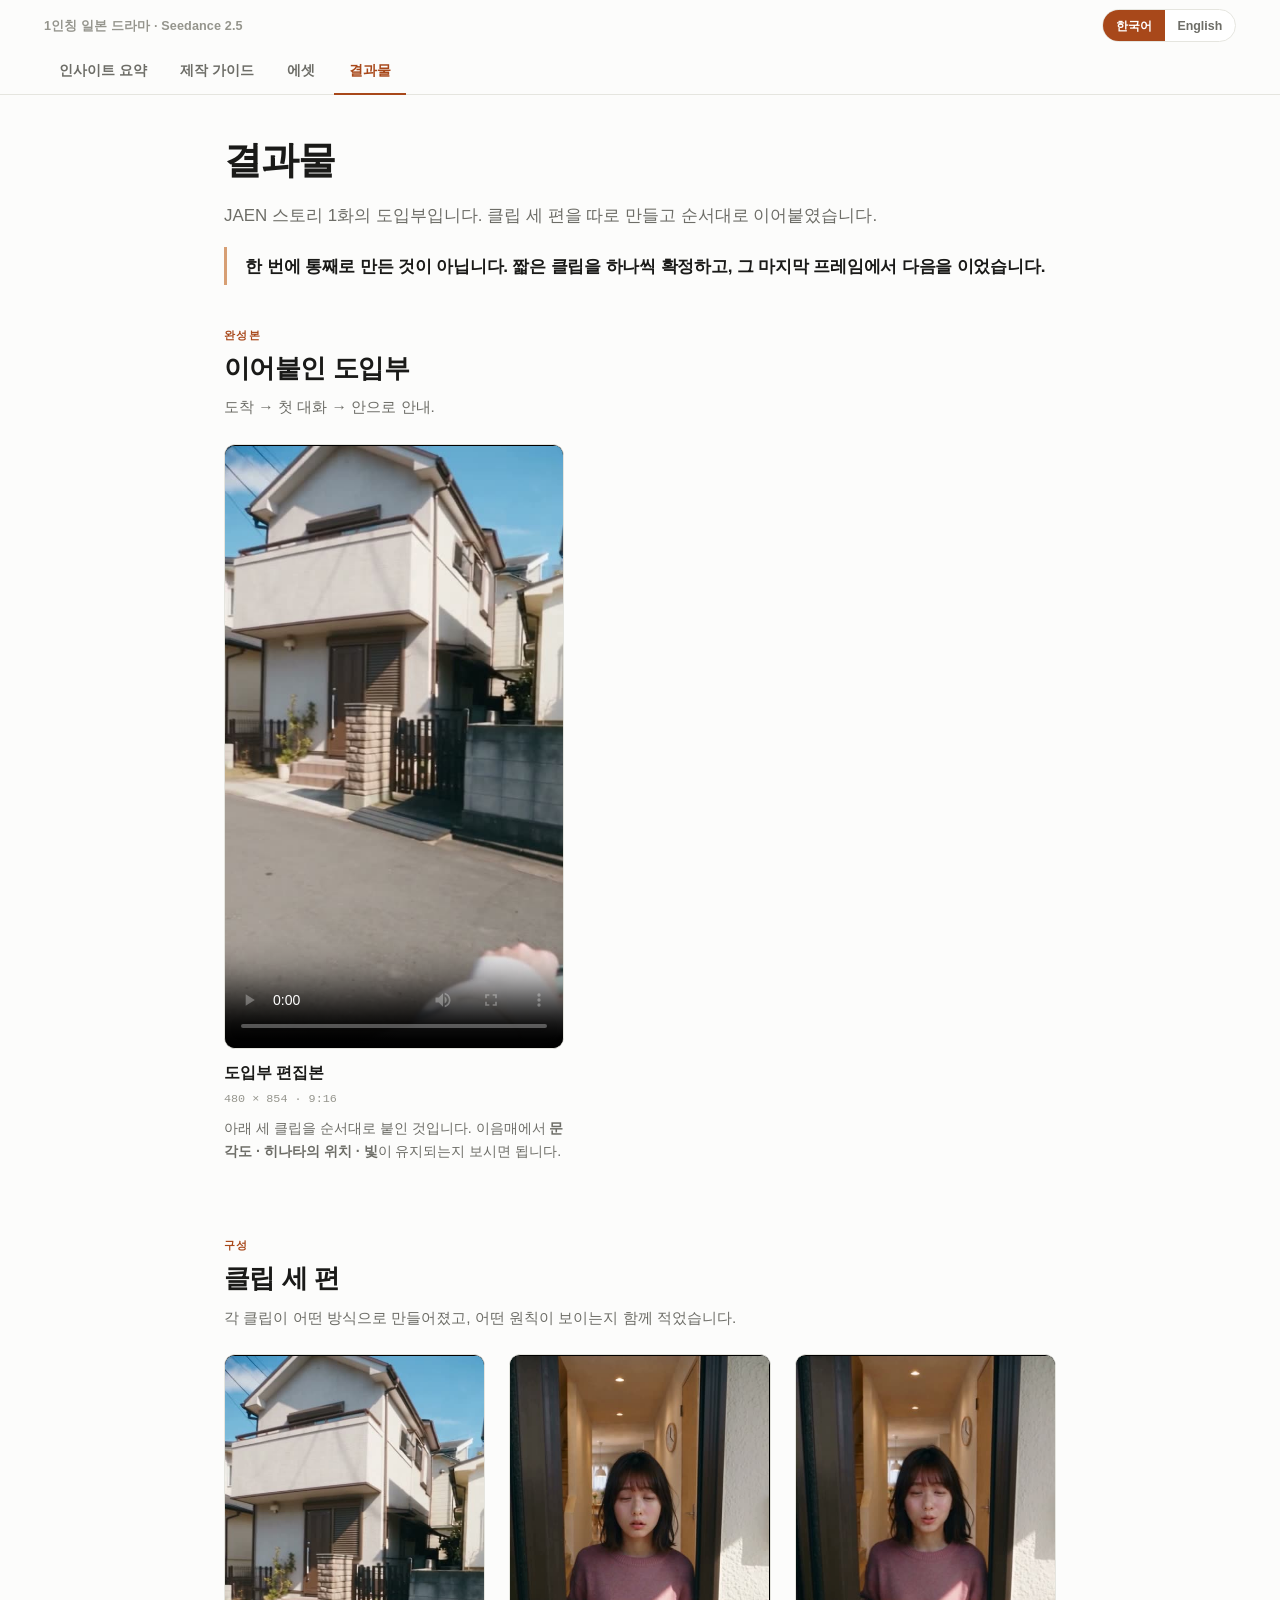
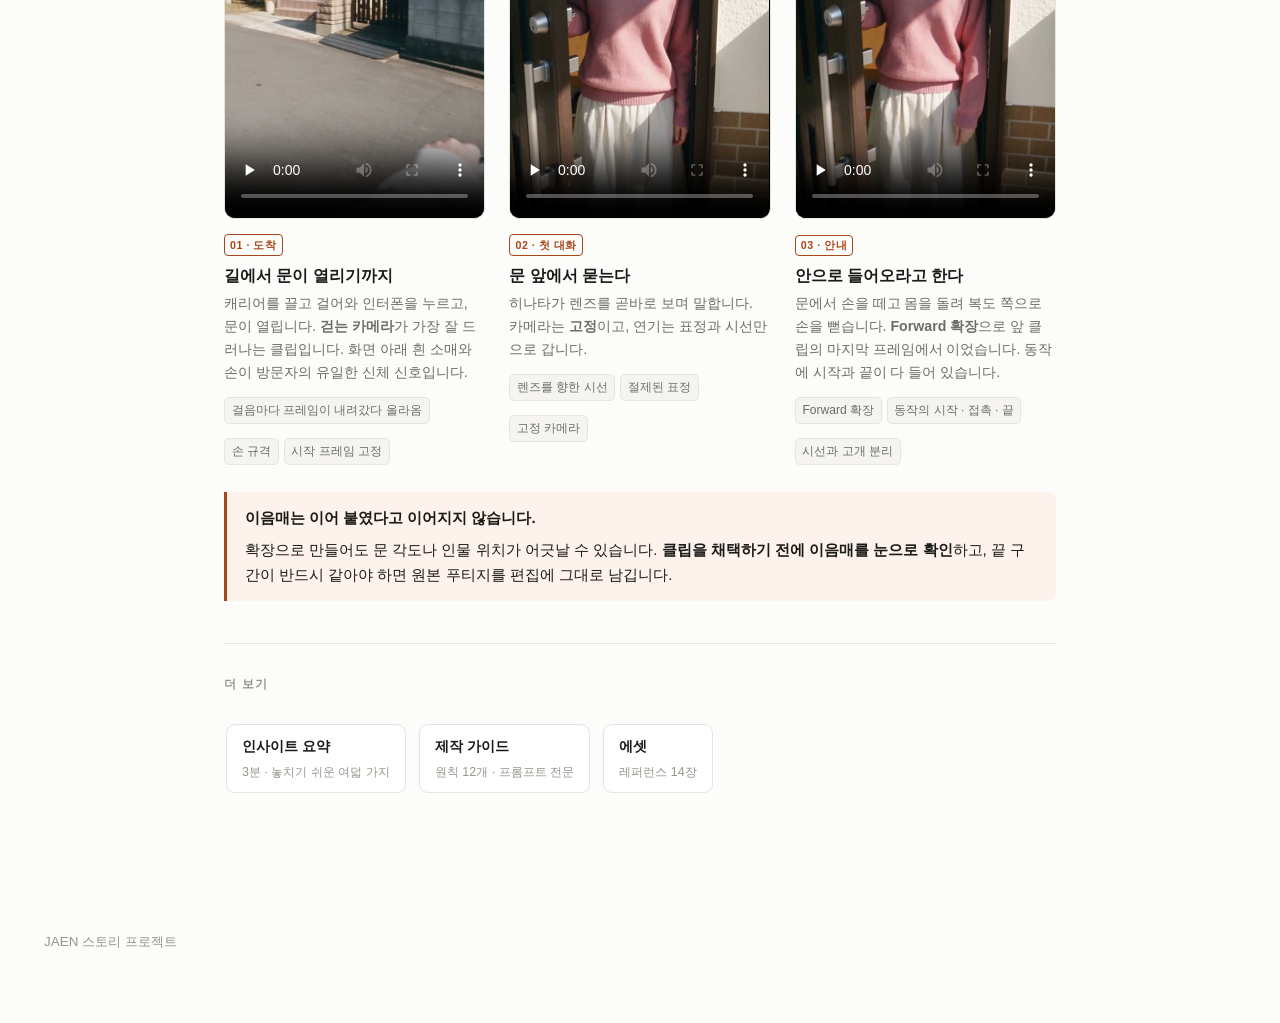
<file: jaen-story-guide/results.html>
<!doctype html>
<html lang="ko" data-lang="ko">
<head>
<meta charset="utf-8">
<meta name="viewport" content="width=device-width,initial-scale=1">
<meta name="robots" content="noindex,nofollow,noarchive">
<title>결과물 · 1인칭 일본 드라마</title>
<link rel="stylesheet" href="style.css?v=f514e754">
</head>
<body>

<div class="topbar">
  <div class="bar-row top">
    <span class="brand">
      <span class="ko">1인칭 일본 드라마 · Seedance 2.5</span>
      <span class="en">First-Person Japanese Drama · Seedance 2.5</span>
    </span>
    <div class="seg" role="group" aria-label="Language">
      <button id="btn-ko" aria-pressed="true">한국어</button>
      <button id="btn-en" aria-pressed="false">English</button>
    </div>
  </div>
  <nav class="tabs">
    <a href="./"><span class="ko">인사이트 요약</span><span class="en">Key insights</span></a>
    <a href="guide.html"><span class="ko">제작 가이드</span><span class="en">Full guide</span></a>
    <a href="assets.html"><span class="ko">에셋</span><span class="en">Assets</span></a>
    <a href="results.html" aria-current="page"><span class="ko">결과물</span><span class="en">Results</span></a>
  </nav>
</div>

<div class="shell solo">
<article>

<!-- ═══════════════════════ 한국어 ═══════════════════════ -->
<div class="ko">

<h1>결과물</h1>
<p class="lede">JAEN 스토리 1화의 도입부입니다.
클립 세 편을 따로 만들고 순서대로 이어붙였습니다.</p>

<p class="key">한 번에 통째로 만든 것이 아닙니다.
짧은 클립을 하나씩 확정하고, <strong>그 마지막 프레임에서 다음을 이었습니다.</strong></p>


<div class="part">
  <span class="part-n">완성본</span>
  <h2>이어붙인 도입부</h2>
  <p>도착 → 첫 대화 → 안으로 안내.</p>
</div>

<figure class="reel feature">
  <video controls preload="metadata" playsinline poster="video/assembled.jpg">
    <source src="video/assembled.mp4" type="video/mp4">
  </video>
  <figcaption class="cap">
    <p class="nm">도입부 편집본</p>
    <p class="dim">480 × 854 · 9:16</p>
    <p class="role">아래 세 클립을 순서대로 붙인 것입니다.
    이음매에서 <strong>문 각도 · 히나타의 위치 · 빛</strong>이 유지되는지 보시면 됩니다.</p>
  </figcaption>
</figure>


<div class="part">
  <span class="part-n">구성</span>
  <h2>클립 세 편</h2>
  <p>각 클립이 어떤 방식으로 만들어졌고, 어떤 원칙이 보이는지 함께 적었습니다.</p>
</div>

<div class="reels">

  <figure class="reel">
    <video controls preload="none" playsinline poster="video/cut-01.jpg">
      <source src="video/cut-01.mp4" type="video/mp4">
    </video>
    <figcaption class="cap">
      <span class="tag">01 · 도착</span>
      <p class="nm">길에서 문이 열리기까지</p>
      <p class="role">캐리어를 끌고 걸어와 인터폰을 누르고, 문이 열립니다.
      <strong>걷는 카메라</strong>가 가장 잘 드러나는 클립입니다.
      화면 아래 흰 소매와 손이 방문자의 유일한 신체 신호입니다.</p>
      <ul class="seein">
        <li>걸음마다 프레임이 내려갔다 올라옴</li>
        <li>손 규격</li>
        <li>시작 프레임 고정</li>
      </ul>
    </figcaption>
  </figure>

  <figure class="reel">
    <video controls preload="none" playsinline poster="video/cut-02.jpg">
      <source src="video/cut-02.mp4" type="video/mp4">
    </video>
    <figcaption class="cap">
      <span class="tag">02 · 첫 대화</span>
      <p class="nm">문 앞에서 묻는다</p>
      <p class="role">히나타가 렌즈를 곧바로 보며 말합니다.
      카메라는 <strong>고정</strong>이고, 연기는 표정과 시선만으로 갑니다.</p>
      <ul class="seein">
        <li>렌즈를 향한 시선</li>
        <li>절제된 표정</li>
        <li>고정 카메라</li>
      </ul>
    </figcaption>
  </figure>

  <figure class="reel">
    <video controls preload="none" playsinline poster="video/cut-03.jpg">
      <source src="video/cut-03.mp4" type="video/mp4">
    </video>
    <figcaption class="cap">
      <span class="tag">03 · 안내</span>
      <p class="nm">안으로 들어오라고 한다</p>
      <p class="role">문에서 손을 떼고 몸을 돌려 복도 쪽으로 손을 뻗습니다.
      <strong>Forward 확장</strong>으로 앞 클립의 마지막 프레임에서 이었습니다.
      동작에 시작과 끝이 다 들어 있습니다.</p>
      <ul class="seein">
        <li>Forward 확장</li>
        <li>동작의 시작 · 접촉 · 끝</li>
        <li>시선과 고개 분리</li>
      </ul>
    </figcaption>
  </figure>

</div>

<div class="caution">
  <span class="lbl">이음매는 이어 붙였다고 이어지지 않습니다.</span>
  <p>확장으로 만들어도 문 각도나 인물 위치가 어긋날 수 있습니다.
  <strong>클립을 채택하기 전에 이음매를 눈으로 확인</strong>하고,
  끝 구간이 반드시 같아야 하면 원본 푸티지를 편집에 그대로 남깁니다.</p>
</div>

<hr style="margin-top:2.6rem">

<h4>더 보기</h4>
<ul class="more">
  <li><a href="./">인사이트 요약<span class="sub">3분 · 놓치기 쉬운 여덟 가지</span></a></li>
  <li><a href="guide.html">제작 가이드<span class="sub">원칙 12개 · 프롬프트 전문</span></a></li>
  <li><a href="assets.html">에셋<span class="sub">레퍼런스 14장</span></a></li>
</ul>

</div>

<!-- ═══════════════════════ ENGLISH ═══════════════════════ -->
<div class="en">

<h1>Results</h1>
<p class="lede">The opening of JAEN story episode 1. Three clips were made separately and
joined in order.</p>

<p class="key">This was not generated as one long take. Each short clip was locked in
first, and <strong>the next one continued from its final frame.</strong></p>


<div class="part">
  <span class="part-n">Assembled</span>
  <h2>The joined opening</h2>
  <p>Arrival → first exchange → led inside.</p>
</div>

<figure class="reel feature">
  <video controls preload="metadata" playsinline poster="video/assembled.jpg">
    <source src="video/assembled.mp4" type="video/mp4">
  </video>
  <figcaption class="cap">
    <p class="nm">Opening, edited</p>
    <p class="dim">480 × 854 · 9:16</p>
    <p class="role">The three clips below, joined in order. Watch the seams for whether
    <strong>the door angle, Hinata's position and the light</strong> hold across them.</p>
  </figcaption>
</figure>


<div class="part">
  <span class="part-n">Parts</span>
  <h2>The three clips</h2>
  <p>How each was made, and which principle you can see in it.</p>
</div>

<div class="reels">

  <figure class="reel">
    <video controls preload="none" playsinline poster="video/cut-01.jpg">
      <source src="video/cut-01.mp4" type="video/mp4">
    </video>
    <figcaption class="cap">
      <span class="tag">01 · Arrival</span>
      <p class="nm">From the street to the door opening</p>
      <p class="role">Walking up pulling a suitcase, pressing the intercom, the door opens.
      This is where <strong>the walking camera</strong> shows best. The white sleeve and hand
      at the bottom of frame are the visitor's only body signal.</p>
      <ul class="seein">
        <li>frame dips per footstep</li>
        <li>hand spec</li>
        <li>pinned start frame</li>
      </ul>
    </figcaption>
  </figure>

  <figure class="reel">
    <video controls preload="none" playsinline poster="video/cut-02.jpg">
      <source src="video/cut-02.mp4" type="video/mp4">
    </video>
    <figcaption class="cap">
      <span class="tag">02 · First exchange</span>
      <p class="nm">She asks at the door</p>
      <p class="role">Hinata speaks looking straight into the lens. The camera is
      <strong>locked off</strong>, so the performance runs on expression and gaze alone.</p>
      <ul class="seein">
        <li>gaze into the lens</li>
        <li>restrained expression</li>
        <li>stationary camera</li>
      </ul>
    </figcaption>
  </figure>

  <figure class="reel">
    <video controls preload="none" playsinline poster="video/cut-03.jpg">
      <source src="video/cut-03.mp4" type="video/mp4">
    </video>
    <figcaption class="cap">
      <span class="tag">03 · Leading in</span>
      <p class="nm">She waves the visitor inside</p>
      <p class="role">She releases the door, turns, and extends a hand toward the hallway.
      Made by <strong>forward extension</strong> from the previous clip's final frame.
      The action has a visible start and end.</p>
      <ul class="seein">
        <li>forward extension</li>
        <li>start · contact · end</li>
        <li>eyes split from head</li>
      </ul>
    </figcaption>
  </figure>

</div>

<div class="caution">
  <span class="lbl">Joining clips does not make them continuous.</span>
  <p>Even with an extension, the door angle or a character's position can drift.
  <strong>Check the seam before accepting a clip</strong>, and if an ending must stay
  identical, keep the original footage in the edit.</p>
</div>

<hr style="margin-top:2.6rem">

<h4>Read more</h4>
<ul class="more">
  <li><a href="./">Key insights<span class="sub">3 min · the eight people miss</span></a></li>
  <li><a href="guide.html">Full guide<span class="sub">12 principles · complete prompts</span></a></li>
  <li><a href="assets.html">Assets<span class="sub">14 references</span></a></li>
</ul>

</div>

</article>
</div>

<footer>
  <p class="ko">JAEN 스토리 프로젝트</p>
  <p class="en">JAEN story project</p>
</footer>

<script src="app.js?v=ead87756"></script>
</body>
</html>
</file>
<file: jaen-story-guide/style.css>
/* 1인칭 일본 드라마 제작 가이드 — 공통 스타일 */

:root{
  --bg:#fcfcfb; --fg:#1a1a18; --muted:#6d6d67; --faint:#95958d;
  --line:#e5e5df; --line-soft:#efefe9;
  --card:#fff; --accent:#a8481a; --accent-soft:#fdf2ec;
  --key-bar:#d79f74; --shade:#f1f0ed;
  --code-bg:#f5f4f1; --code-fg:#26251f;
  --bar-h:92px;
}
@media (prefers-color-scheme:dark){
  :root{
    --bg:#121211; --fg:#e8e7e3; --muted:#9a998f; --faint:#7a7972;
    --line:#2c2c29; --line-soft:#232320;
    --card:#1a1a18; --accent:#ec8f60; --accent-soft:#28190f;
    --key-bar:#8b5531; --shade:#232320;
    --code-bg:#1d1d1b; --code-fg:#dad9d4;
  }
}
:root[data-theme="dark"]{
  --bg:#121211; --fg:#e8e7e3; --muted:#9a998f; --faint:#7a7972;
  --line:#2c2c29; --line-soft:#232320;
  --card:#1a1a18; --accent:#ec8f60; --accent-soft:#28190f;
  --key-bar:#8b5531; --shade:#232320;
  --code-bg:#1d1d1b; --code-fg:#dad9d4;
}
:root[data-theme="light"]{
  --bg:#fcfcfb; --fg:#1a1a18; --muted:#6d6d67; --faint:#95958d;
  --line:#e5e5df; --line-soft:#efefe9;
  --card:#fff; --accent:#a8481a; --accent-soft:#fdf2ec;
  --key-bar:#d79f74; --shade:#f1f0ed;
  --code-bg:#f5f4f1; --code-fg:#26251f;
}

*{box-sizing:border-box}
html{-webkit-text-size-adjust:100%; scroll-behavior:smooth}
body{
  margin:0; background:var(--bg); color:var(--fg);
  font:17px/1.78 -apple-system,BlinkMacSystemFont,"Apple SD Gothic Neo","Hiragino Sans",
       "Noto Sans KR",Segoe UI,sans-serif;
  font-feature-settings:"kern" 1;
}

/* ═══════════ 상단 바 — 위: 언어 / 아래: 페이지 탭 ═══════════ */
.topbar{
  position:sticky; top:0; z-index:60;
  background:var(--bg);
  background:color-mix(in srgb, var(--bg) 92%, transparent);
  -webkit-backdrop-filter:saturate(180%) blur(14px);
  backdrop-filter:saturate(180%) blur(14px);
  border-bottom:1px solid var(--line);
}
.bar-row{
  max-width:1240px; margin:0 auto; padding:0 1.5rem;
  display:flex; align-items:center; justify-content:space-between; gap:1rem;
}
.bar-row.top{padding-top:.58rem; padding-bottom:.5rem}
.brand{
  font-size:.79rem; font-weight:650; color:var(--faint); letter-spacing:.01em;
  white-space:nowrap; overflow:hidden; text-overflow:ellipsis;
}

.seg{display:inline-flex; border:1px solid var(--line); border-radius:999px;
  overflow:hidden; background:var(--card); flex-shrink:0}
.seg button{
  appearance:none; border:0; background:transparent; color:var(--muted);
  font:inherit; font-size:.775rem; font-weight:650; padding:.28rem .8rem;
  cursor:pointer; transition:background .16s,color .16s;
}
.seg button[aria-pressed="true"]{background:var(--accent); color:#fff}
.seg button:hover:not([aria-pressed="true"]){color:var(--fg)}

/* 페이지 탭 — 언어 아래 계층 */
.tabs{
  max-width:1240px; margin:0 auto; padding:0 1.5rem;
  display:flex; gap:.2rem;
}
.tabs a{
  display:block; padding:.5rem .95rem .62rem; font-size:.885rem; font-weight:650;
  color:var(--muted); text-decoration:none; letter-spacing:-.005em;
  border-bottom:2px solid transparent; margin-bottom:-1px; transition:color .16s;
}
.tabs a:hover{color:var(--fg)}
.tabs a[aria-current="page"]{color:var(--accent); border-bottom-color:var(--accent)}

/* ═══════════ 레이아웃 — 측면 고정 목차 + 본문 ═══════════ */
.shell{max-width:1240px; margin:0 auto; padding:2.6rem 1.5rem 6rem;
  display:grid; grid-template-columns:1fr; gap:0}

.sidetoc{min-width:0}
.sidetoc h4{
  margin:0 0 .55rem; font-size:.7rem; font-weight:800; color:var(--faint);
  text-transform:uppercase; letter-spacing:.1em;
}
.sidetoc ol{margin:0; padding:0; list-style:none}
.sidetoc > nav > ol > li{margin:0 0 .42rem}
.sidetoc a{
  display:block; text-decoration:none; color:var(--muted);
  font-size:.83rem; line-height:1.45; padding:.12rem 0;
  border-left:2px solid transparent; padding-left:.7rem; margin-left:-.7rem;
  transition:color .14s,border-color .14s;
}
.sidetoc > nav > ol > li > a{font-weight:650; color:var(--fg); font-size:.855rem}
.sidetoc ul{list-style:none; margin:.16rem 0 .1rem; padding:0 0 0 .72rem}
.sidetoc ul li{margin:0}
.sidetoc ul a{font-size:.795rem; color:var(--faint)}
.sidetoc a:hover{color:var(--accent)}
.sidetoc a.active{color:var(--accent); border-left-color:var(--accent)}

article{min-width:0}

@media (min-width:1080px){
  .shell{grid-template-columns:216px minmax(0,1fr); gap:3.4rem}
  /* 목차가 없는 요약 페이지는 2열로 가면 본문이 216px 열에 갇힌다 */
  .shell.solo{grid-template-columns:minmax(0,1fr); gap:0}
  .sidetoc{
    position:sticky; top:calc(var(--bar-h) + 1.6rem); align-self:start;
    max-height:calc(100vh - var(--bar-h) - 3.5rem); overflow-y:auto;
    padding-right:.4rem;
  }
  .sidetoc::-webkit-scrollbar{width:6px}
  .sidetoc::-webkit-scrollbar-thumb{background:var(--line); border-radius:3px}
}
@media (max-width:1079px){
  .sidetoc{
    background:var(--card); border:1px solid var(--line); border-radius:12px;
    padding:1rem 1.2rem; margin-bottom:2.2rem;
  }
}

/* ═══════════ 본문 타이포 ═══════════ */
article{max-width:69ch}
h1{font-size:clamp(1.75rem,4.2vw,2.4rem); line-height:1.2; margin:0 0 .5em;
  letter-spacing:-.024em; font-weight:700}
.lede{font-size:1.06rem; color:var(--muted); margin:0 0 1rem; line-height:1.7}

.part{margin:4.4rem 0 1.5rem; padding-top:.2rem}
.part:first-of-type{margin-top:2.4rem}
.part-n{font-size:.7rem; font-weight:800; letter-spacing:.13em; color:var(--accent);
  text-transform:uppercase; display:block; margin-bottom:.35rem}
.part h2{font-size:clamp(1.35rem,3vw,1.62rem); margin:0; letter-spacing:-.02em;
  font-weight:700; line-height:1.28}
.part > p{margin:.6rem 0 0; color:var(--muted); font-size:.965rem; line-height:1.68}

h3{font-size:1.115rem; margin:2.9rem 0 .55rem; letter-spacing:-.012em; font-weight:650;
  line-height:1.42; display:flex; gap:.55rem; align-items:baseline}
h3 .n{
  flex-shrink:0; color:var(--accent); font-weight:750; font-size:1.02rem;
  font-variant-numeric:tabular-nums;
}
h4{font-size:.755rem; margin:1.9rem 0 .5rem; color:var(--faint);
  text-transform:uppercase; letter-spacing:.09em; font-weight:800}

p{margin:.8em 0}
ul,ol{padding-left:1.35em; margin:.75em 0}
li{margin:.38em 0; padding-left:.1em}
li::marker{color:var(--faint)}
a{color:var(--accent)}
strong{font-weight:650}
em{font-style:italic}

/* 핵심 한 줄 */
.key{
  margin:.6rem 0 1rem; padding:.28rem 0 .28rem 1.15rem;
  border-left:3px solid var(--key-bar);
  font-size:1.075rem; line-height:1.66; font-weight:600; letter-spacing:-.012em;
  color:var(--fg);
}

/* 주의 */
.caution{
  border-left:3px solid var(--accent); background:var(--accent-soft);
  padding:.85rem 1.1rem; margin:1.4rem 0; font-size:.945rem; line-height:1.68;
  border-radius:0 8px 8px 0;
}
.caution .lbl{font-weight:700; display:block; margin-bottom:.1rem}
.caution p{margin:.4em 0}
.caution p:first-child{margin-top:0}
.caution p:last-child{margin-bottom:0}

/* ═══════════ 코드 · 접기 ═══════════ */
pre{
  background:var(--code-bg); color:var(--code-fg); border:1px solid var(--line);
  border-radius:9px; padding:.95rem 1.05rem; overflow-x:auto; margin:1rem 0;
  font:13px/1.68 ui-monospace,SFMono-Regular,Menlo,Consolas,monospace;
  white-space:pre; -webkit-overflow-scrolling:touch;
}
code{font:.875em/1.5 ui-monospace,SFMono-Regular,Menlo,Consolas,monospace;
  background:var(--code-bg); padding:.13em .38em; border-radius:4px}
pre code{background:transparent; padding:0; font-size:inherit}

details{margin:.85rem 0 1.2rem; border:1px solid var(--line); border-radius:9px;
  background:var(--card); overflow:hidden}
details[open]{background:transparent}
summary{
  cursor:pointer; padding:.55rem .9rem; font-size:.815rem; font-weight:650;
  color:var(--muted); list-style:none;
  display:flex; align-items:center; gap:.5rem; user-select:none;
  transition:color .14s;
}
summary::-webkit-details-marker{display:none}
summary::before{content:"▸"; font-size:.72rem; transition:transform .16s; color:var(--accent)}
details[open] summary::before{transform:rotate(90deg)}
summary:hover{color:var(--fg)}
details pre{margin:0; border:0; border-top:1px solid var(--line); border-radius:0}

/* ── 복사 버튼 (app.js 가 pre 마다 만들어 넣는다) ── */
.pre-wrap{position:relative; margin:1rem 0}
.pre-wrap pre{margin:0; padding-right:4.6rem}
details .pre-wrap{margin:0}
.copy{
  position:absolute; top:.45rem; right:.45rem;
  appearance:none; cursor:pointer; font:inherit;
  font-size:.72rem; font-weight:700; letter-spacing:.02em;
  padding:.24rem .55rem; border-radius:6px;
  border:1px solid var(--line); background:var(--card); color:var(--muted);
  transition:color .14s, border-color .14s, background .14s;
}
.copy:hover{color:var(--accent); border-color:var(--accent)}
.copy:active{transform:translateY(1px)}
.copy.done{color:#fff; background:var(--accent); border-color:var(--accent)}
.copy .lbl-done{display:none}
.copy.done .lbl-idle{display:none}
.copy.done .lbl-done{display:inline}
@media print{.copy{display:none}}

/* ═══════════ 표 ═══════════ */
.tw{overflow-x:auto; margin:1.1rem 0; -webkit-overflow-scrolling:touch;
  border:1px solid var(--line); border-radius:10px}
table{border-collapse:collapse; width:100%; font-size:.915rem; min-width:420px}
th,td{text-align:left; padding:.6rem .85rem; border-bottom:1px solid var(--line-soft);
  vertical-align:top; line-height:1.6}
th{background:var(--code-bg); font-weight:700; font-size:.82rem; white-space:nowrap;
  border-bottom-color:var(--line)}
tr:last-child td{border-bottom:0}
td code{font-size:.85em}

/* ═══════════ 카드 ═══════════ */
.cards{display:grid; gap:.85rem; margin:1.2rem 0; grid-template-columns:1fr}
@media (min-width:560px){.cards{grid-template-columns:1fr 1fr}}
.cardx{border:1px solid var(--line); border-radius:11px; padding:1.05rem 1.2rem;
  background:var(--card)}
.cardx h5{margin:0 0 .3rem; font-size:.985rem; font-weight:650}
.cardx p{margin:.32rem 0 0; font-size:.905rem; color:var(--muted); line-height:1.65}
.cardx .when{display:block; font-size:.695rem; font-weight:800; letter-spacing:.08em;
  text-transform:uppercase; color:var(--accent); margin-bottom:.38rem}

/* 체크리스트 */
.chk{list-style:none; padding-left:0}
.chk li{padding-left:1.55rem; position:relative; margin:.48em 0}
.chk li::before{content:"□"; position:absolute; left:0; color:var(--accent);
  font-size:1.08em; line-height:1.6}

/* ═══════════ 에셋 그리드 ═══════════ */
.grid{display:grid; gap:1.15rem; margin:1.4rem 0 0;
  grid-template-columns:repeat(auto-fill,minmax(210px,1fr))}
.a{border:1px solid var(--line); border-radius:11px; overflow:hidden;
  background:var(--card); display:flex; flex-direction:column; margin:0}
.a a.shot{display:block; background:var(--shade); line-height:0;
  border-bottom:1px solid var(--line)}
.a img{width:100%; height:230px; object-fit:contain; display:block}
.a .meta{padding:.75rem .9rem .9rem}
.a .nm{font-size:.925rem; font-weight:650; margin:0 0 .14rem; line-height:1.4}
.a .dim{font-size:.715rem; color:var(--faint); font-variant-numeric:tabular-nums;
  margin:0 0 .45rem; font-family:ui-monospace,SFMono-Regular,Menlo,monospace}
.a .role{font-size:.865rem; color:var(--muted); margin:0; line-height:1.62}
.a .tag{display:inline-block; font-size:.665rem; font-weight:800; letter-spacing:.05em;
  color:var(--accent); border:1px solid currentColor; border-radius:4px;
  padding:.03rem .32rem; margin-bottom:.38rem; text-transform:uppercase}

/* ═══════════ 요약 페이지 — 목차 없이 한 단 ═══════════ */
.shell.solo{display:block; max-width:880px}
.shell.solo article{max-width:none}

/* 「이렇게 쓰면 → 이렇게 나온다 → 이렇게 고친다」 */
.miss table{min-width:660px; font-size:.895rem}
.miss td{padding-top:.7rem; padding-bottom:.7rem}
.miss td:first-child{white-space:nowrap}
.miss td:first-child code{
  background:var(--code-bg); border:1px solid var(--line); border-radius:5px;
  padding:.16em .45em; font-size:.845em; color:var(--fg);
}
.miss td:nth-child(2){color:var(--muted)}
.miss td:last-child code{font-size:.845em; color:var(--accent); background:var(--code-bg)}

/* 요약의 원칙 항목 */
.pick{border-top:1px solid var(--line); padding:1.25rem 0 .3rem; margin:0}
.pick:first-of-type{border-top:0; padding-top:.4rem}
.pick h3{margin:0 0 .3rem; font-size:1.06rem}
.pick p{margin:.2rem 0 .55rem; color:var(--muted); font-size:.945rem; line-height:1.65}
.pick pre{margin:.55rem 0 0; font-size:12.5px}

/* 요약 → 본문으로 보내는 안내 */
.more{
  display:flex; flex-wrap:wrap; gap:.7rem; margin:1.4rem 0 0; padding:0; list-style:none;
}
.more a{
  display:inline-block; border:1px solid var(--line); border-radius:9px;
  padding:.55rem .95rem; text-decoration:none; background:var(--card);
  font-size:.9rem; font-weight:650; color:var(--fg); transition:border-color .15s;
}
.more a:hover{border-color:var(--accent); color:var(--accent)}
.more a span.sub{display:block; font-size:.78rem; font-weight:500; color:var(--faint);
  margin-top:.1rem}

/* 규격 한 줄 */
.spec{
  display:flex; flex-wrap:wrap; gap:.4rem .5rem; margin:1rem 0; padding:0; list-style:none;
}
.spec li{
  border:1px solid var(--line); border-radius:7px; padding:.28rem .6rem;
  font-size:.845rem; background:var(--card); color:var(--muted);
}
.spec li b{color:var(--fg); font-weight:650}

/* ═══════════ 결과물 — 세로 영상 ═══════════ */
.reel{margin:1.4rem 0 0}
.reel.feature{max-width:340px}
.reel video{
  width:100%; display:block; border-radius:11px; background:#000;
  border:1px solid var(--line); aspect-ratio:480/854;
}
.reel .cap{margin:.6rem 0 0}
.reel .nm{font-size:.98rem; font-weight:650; margin:0 0 .12rem}
.reel .dim{font-size:.735rem; color:var(--faint); margin:0 0 .45rem;
  font-family:ui-monospace,SFMono-Regular,Menlo,monospace;
  font-variant-numeric:tabular-nums}
.reel .role{font-size:.885rem; color:var(--muted); margin:0; line-height:1.62}
.reel .tag{display:inline-block; font-size:.665rem; font-weight:800; letter-spacing:.05em;
  color:var(--accent); border:1px solid currentColor; border-radius:4px;
  padding:.03rem .32rem; margin-bottom:.38rem; text-transform:uppercase}

.reels{display:grid; gap:1.5rem; margin:1.4rem 0 0;
  grid-template-columns:repeat(auto-fill,minmax(215px,1fr))}
.reels .reel{margin:0}

/* 이 클립에서 볼 수 있는 원칙 */
.seein{margin:.55rem 0 0; padding:0; list-style:none;
  display:flex; flex-wrap:wrap; gap:.3rem}
.seein li{font-size:.755rem; color:var(--muted);
  border:1px solid var(--line); border-radius:5px; padding:.1rem .42rem;
  background:var(--code-bg)}

hr{border:0; border-top:1px solid var(--line); margin:3.6rem 0 0}

/* ═══════════ 언어 전환 ═══════════ */
[data-lang="ko"] .en{display:none}
[data-lang="en"] .ko{display:none}
:lang(ja){font-family:"Hiragino Sans","Yu Gothic","Noto Sans JP",sans-serif}

footer{max-width:1240px; margin:0 auto; padding:1.8rem 1.5rem 4rem;
  color:var(--faint); font-size:.84rem}
footer p{margin:.4em 0}

@media print{
  .topbar,.sidetoc{display:none}
  .shell{display:block; padding-top:0}
  article{max-width:none}
  details{border:0}
  details pre{border-top:0}
  details:not([open]) pre{display:block}
}
</file>
